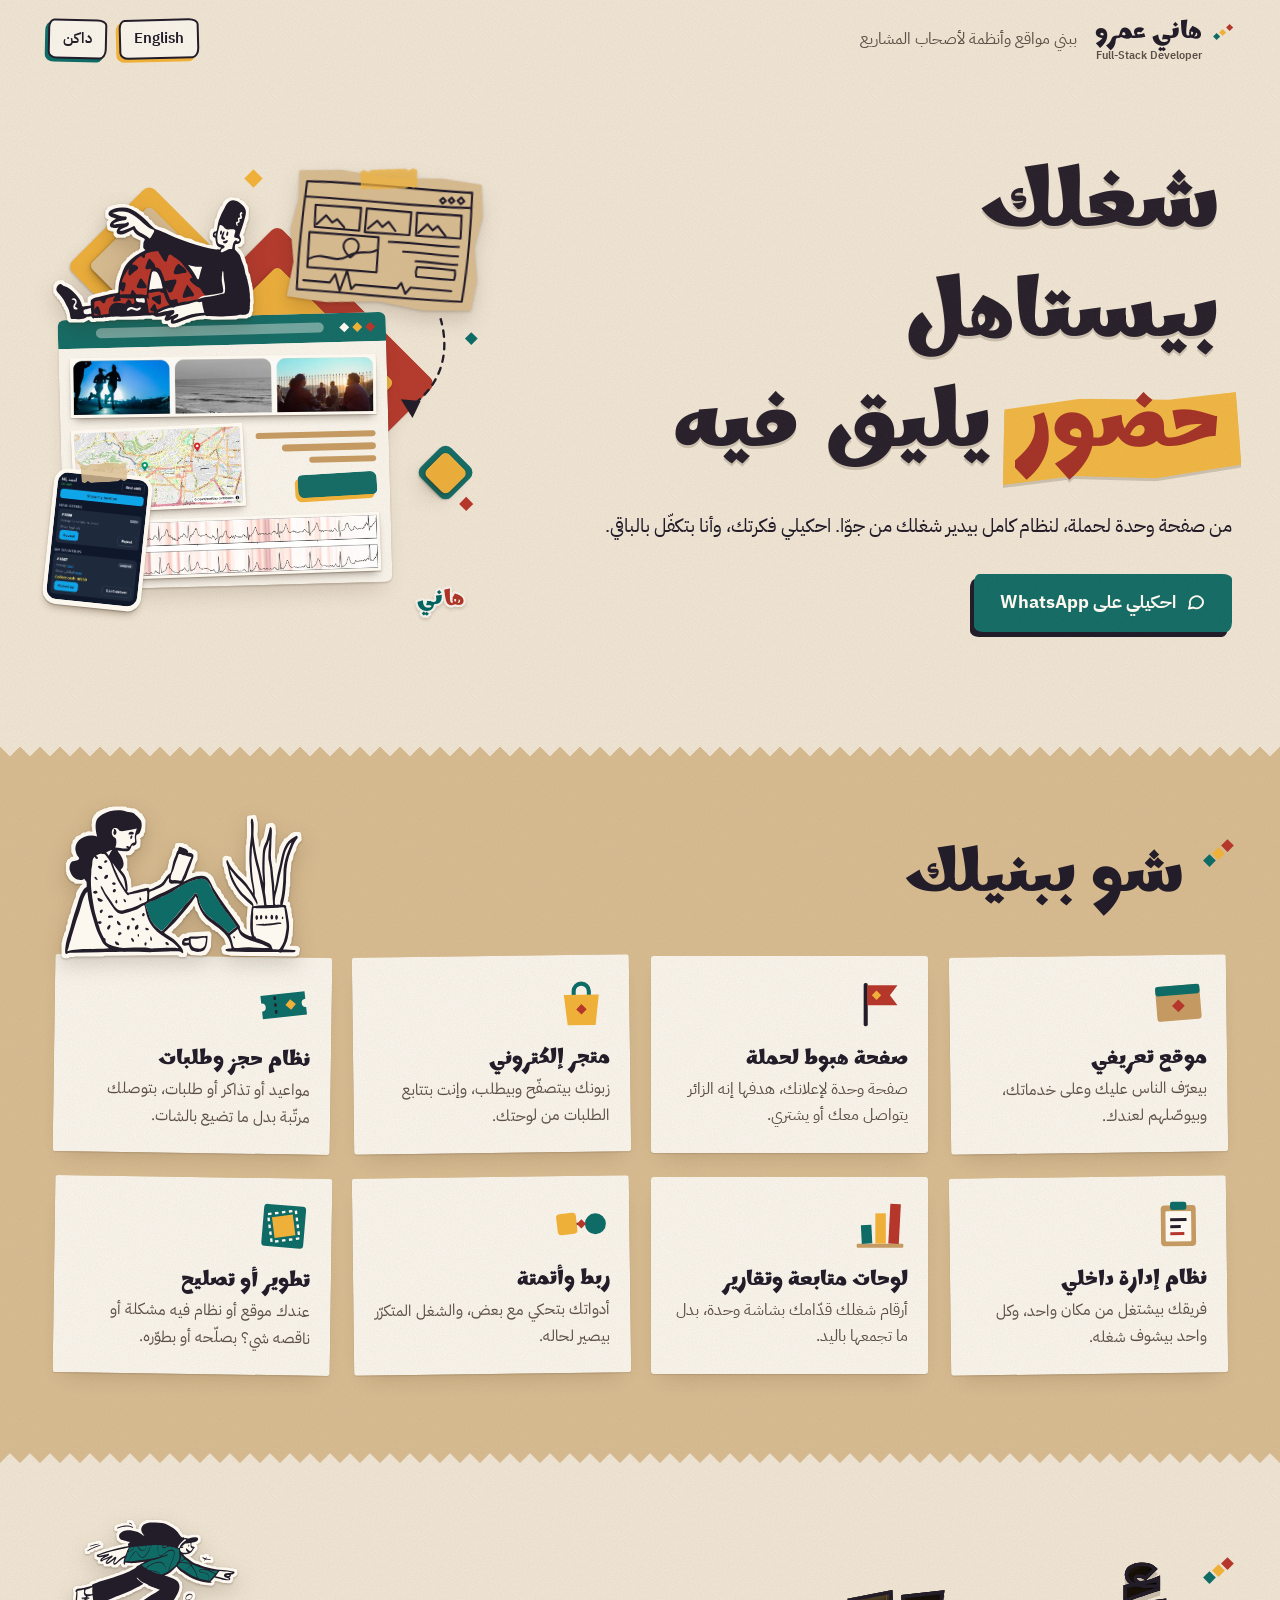
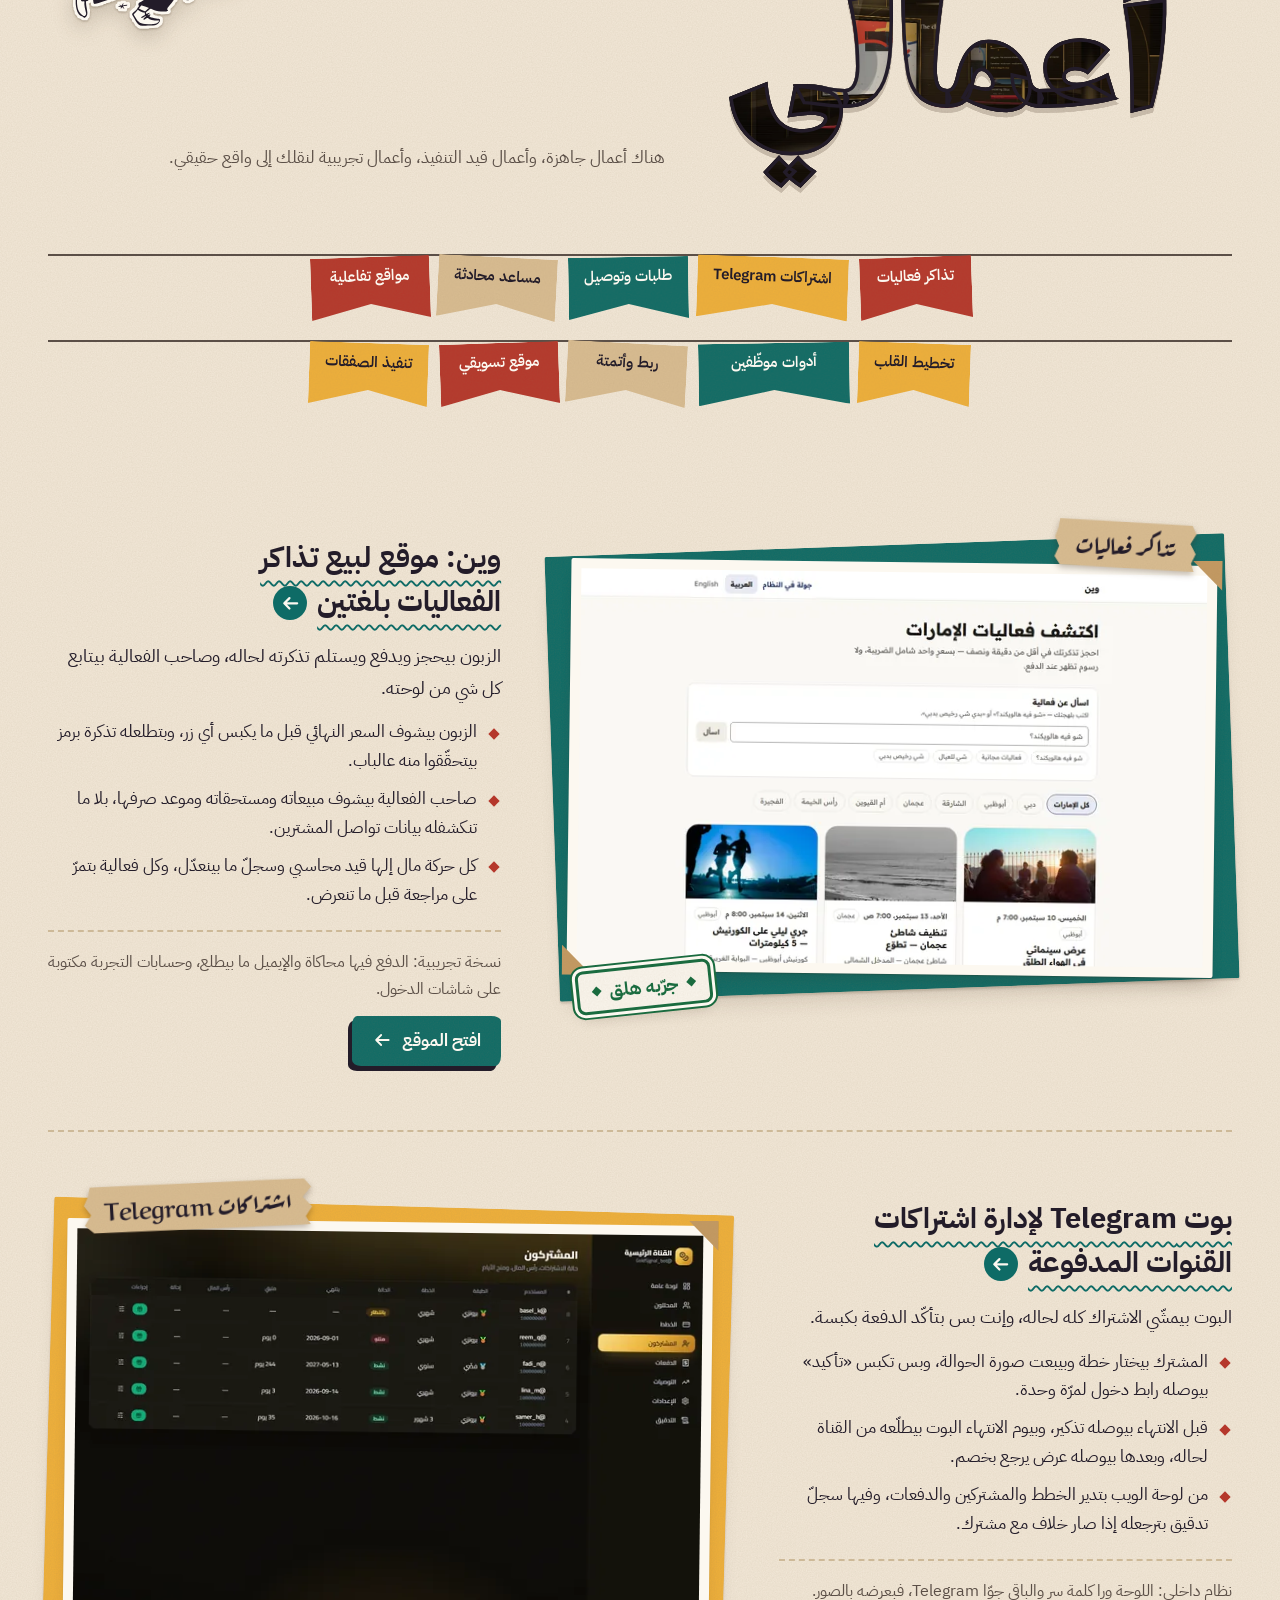
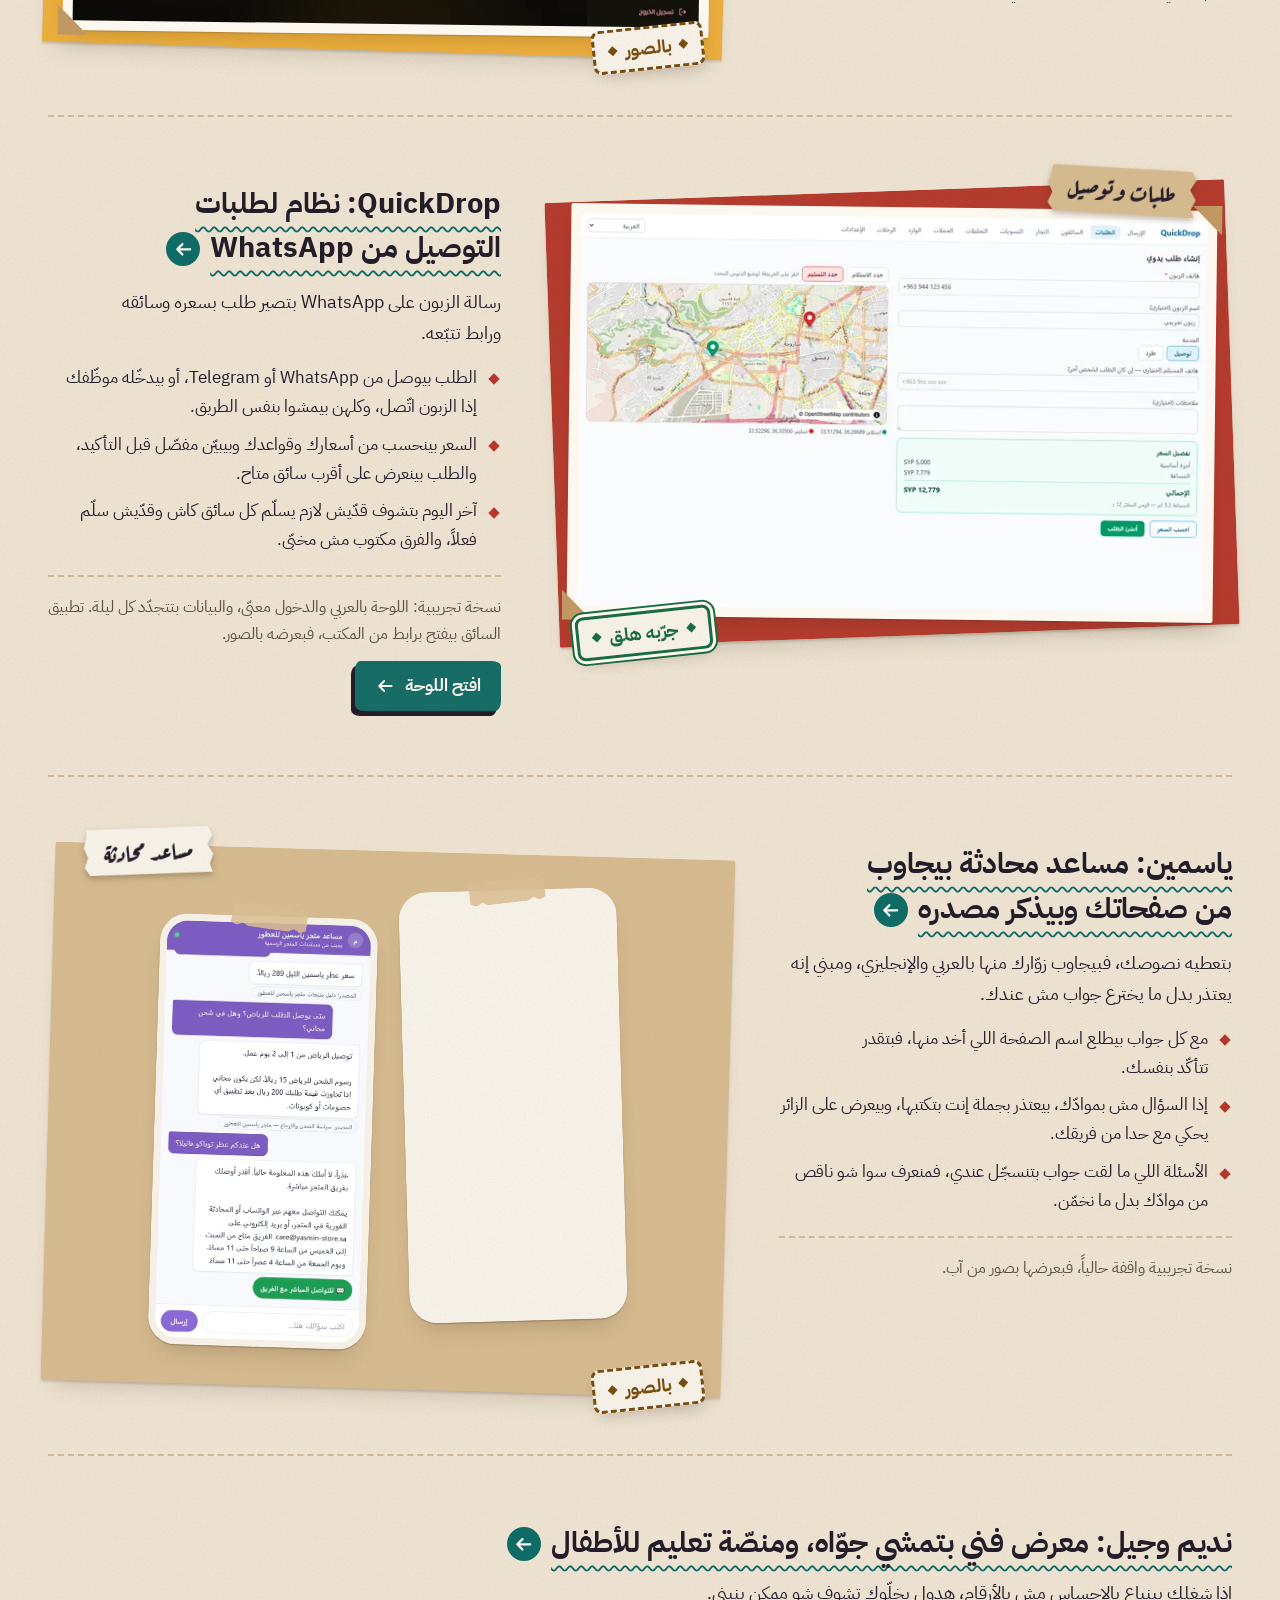
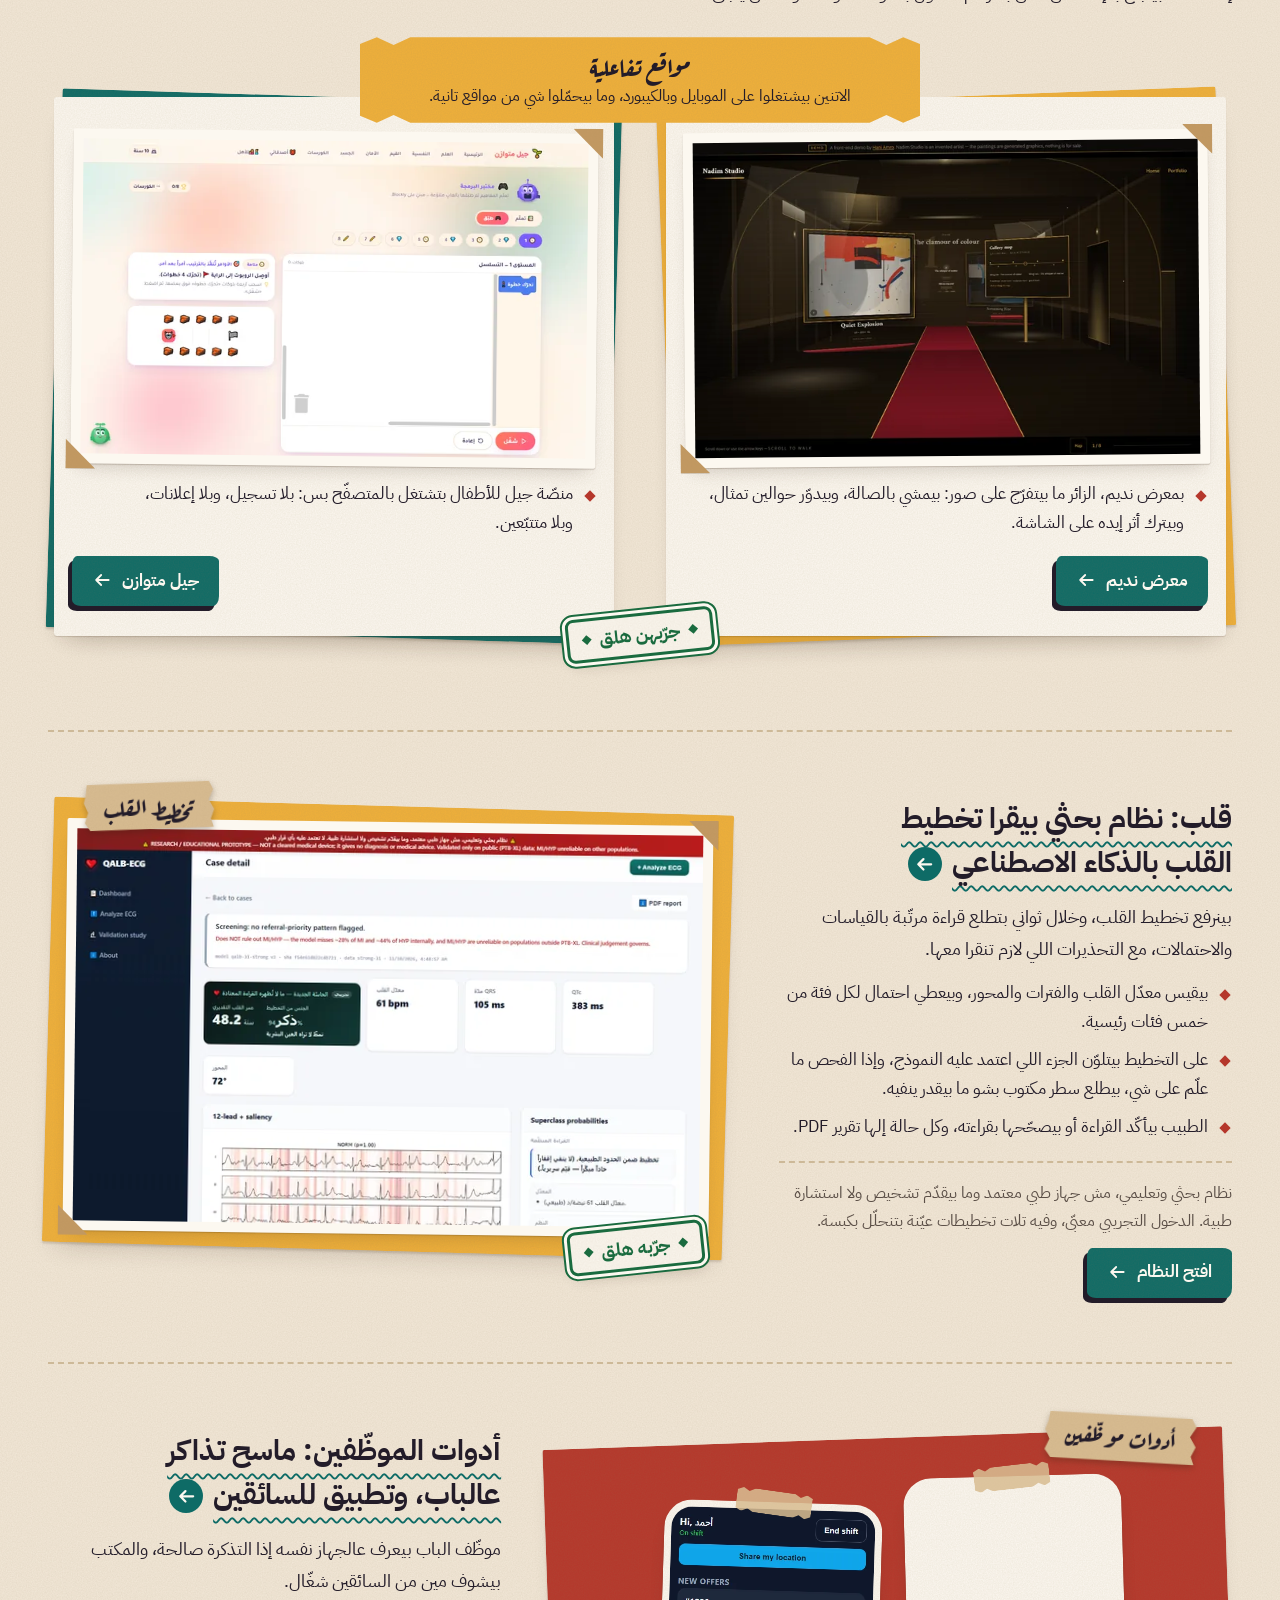
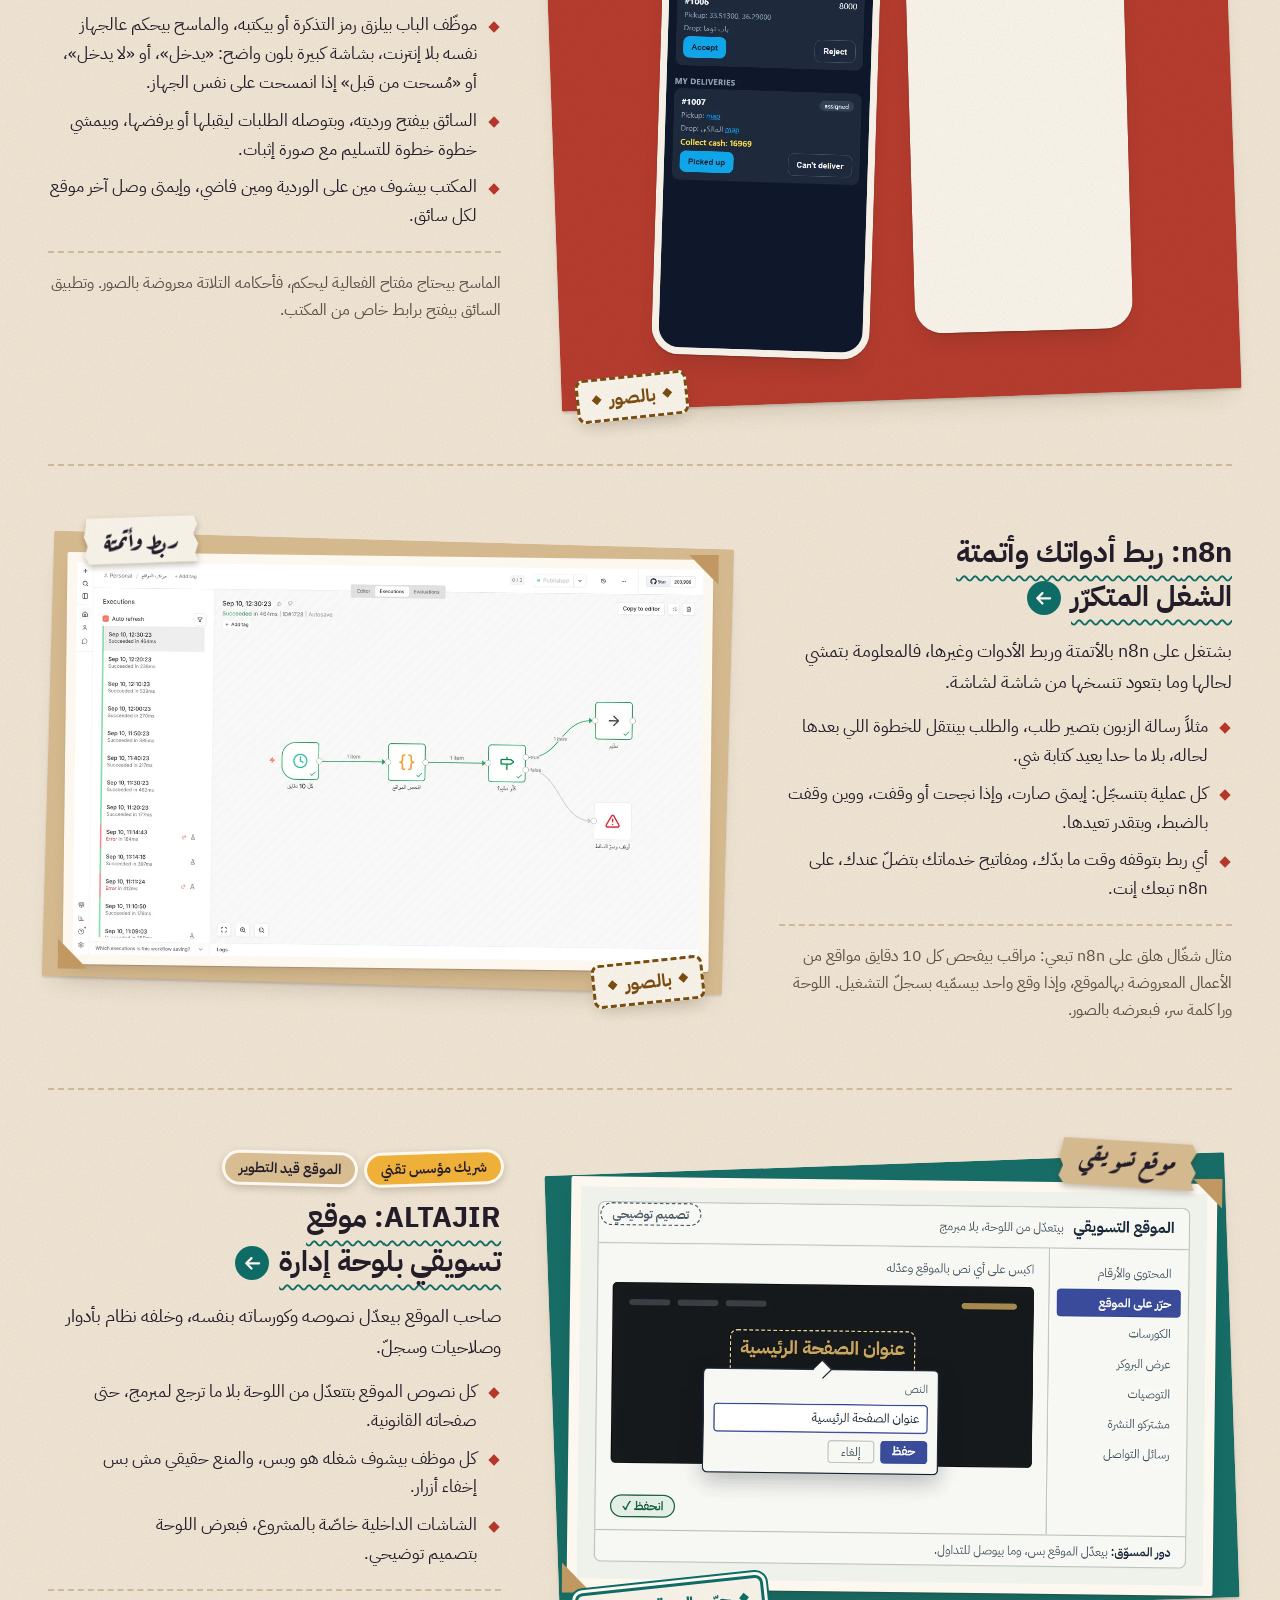
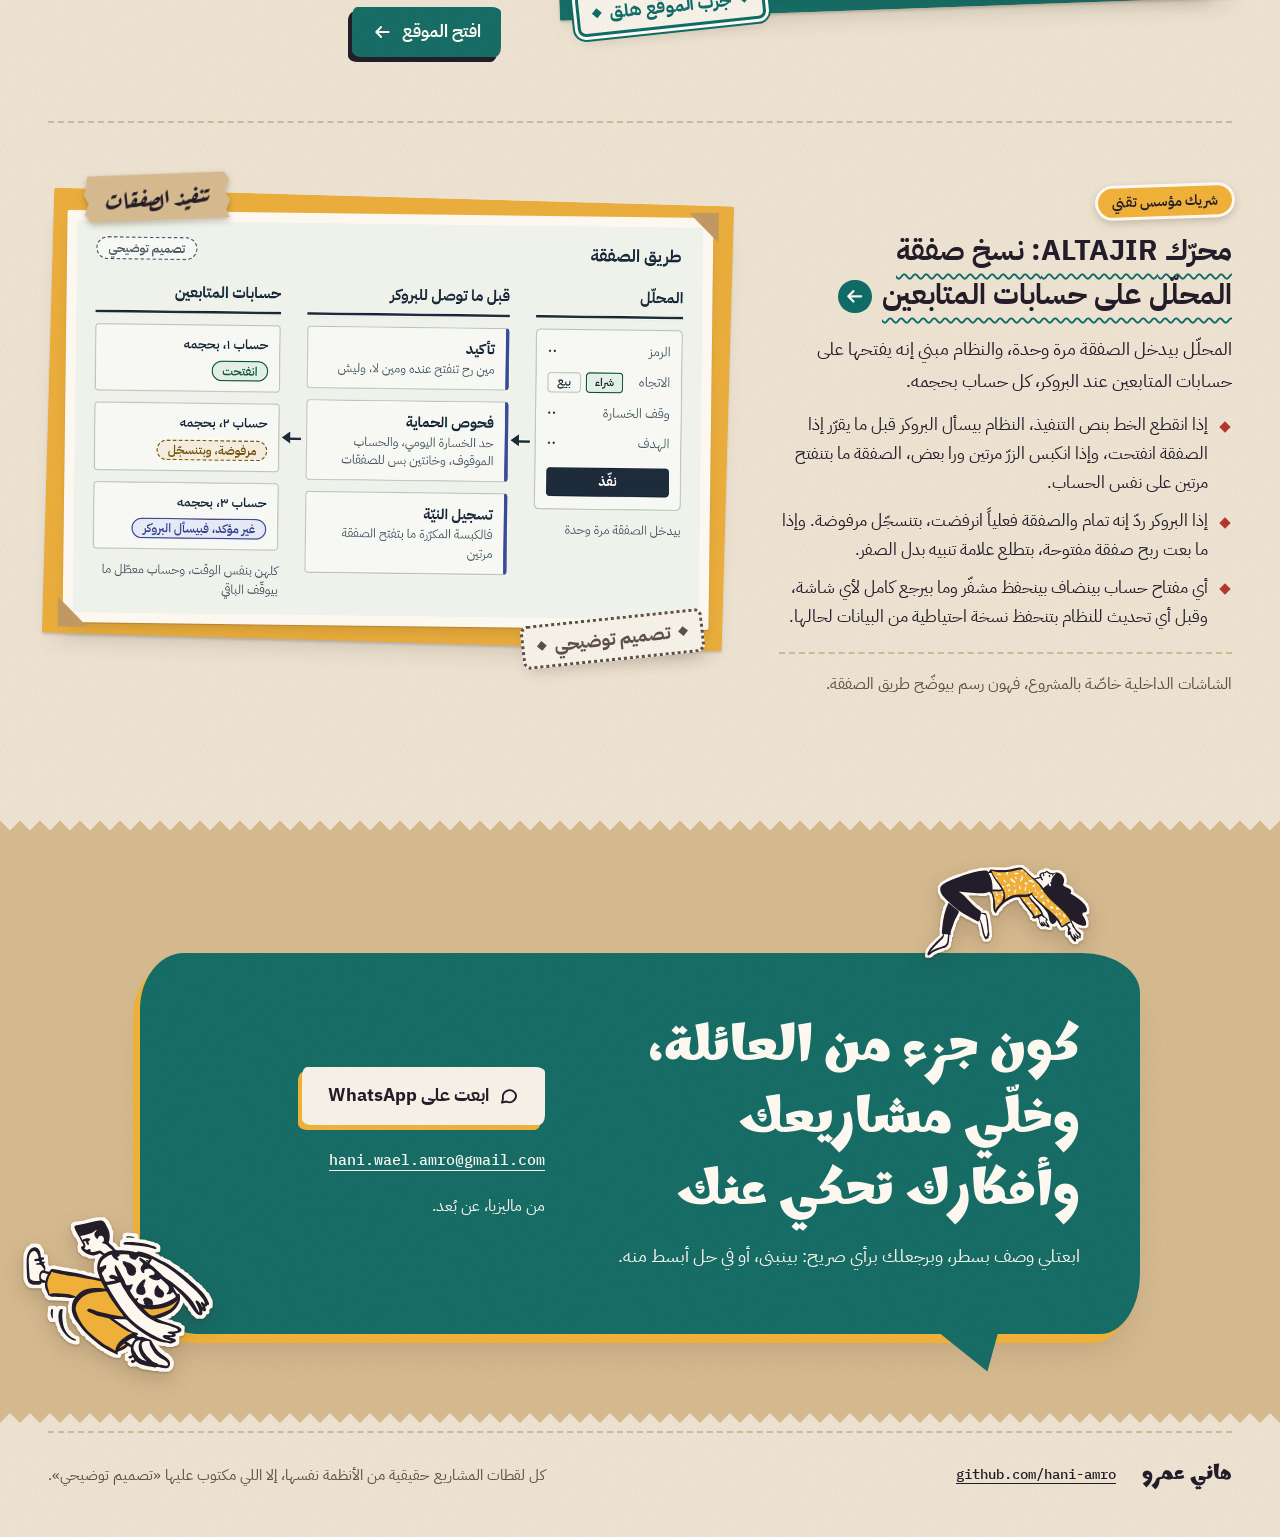
<file: index.html>
<!doctype html>
<html lang="ar" dir="rtl" data-default-lang="ar">
<head>
<meta charset="utf-8">
<meta name="viewport" content="width=device-width, initial-scale=1">
<title>هاني عمرو | مطور مواقع وأنظمة لأصحاب المشاريع</title>
<meta name="description" content="ببني لأصحاب المشاريع مواقع ومتاجر وأنظمة حجز وإدارة، وبربط أدواتهن ببعض، وبصلّح أو بطوّر الموجود. احكيلي فكرتك، وأنا بتكفّل بالباقي.">
<meta name="color-scheme" content="light dark">
<meta property="og:type" content="website">
<meta property="og:title" content="هاني عمرو | مطور مواقع وأنظمة لأصحاب المشاريع">
<meta property="og:description" content="ببني لأصحاب المشاريع مواقع ومتاجر وأنظمة حجز وإدارة، وبربط أدواتهن ببعض، وبصلّح أو بطوّر الموجود. احكيلي فكرتك، وأنا بتكفّل بالباقي.">
<meta property="og:url" content="https://hani-amro.github.io/">
<meta property="og:locale" content="ar">
<meta property="og:image" content="https://hani-amro.github.io/img/og/hani-amro.jpg">
<meta property="og:image:width" content="1200">
<meta property="og:image:height" content="630">
<meta property="og:image:alt" content="كرت ورق ملصوق على لوح كرافت، مكتوب عليه «هاني عمرو» و«Full-Stack Developer»، وحواليه رسمتين">
<meta name="twitter:card" content="summary_large_image">
<link rel="icon" href="data:image/svg+xml,<svg xmlns='http://www.w3.org/2000/svg' viewBox='0 0 100 100'><rect width='100' height='100' rx='14' fill='%23F2E8D8'/><path d='M50 14 86 50 50 86 14 50z' fill='%23B5372B'/><path d='M50 34 66 50 50 66 34 50z' fill='%23EFB03A'/></svg>">
<script>(function(d){try{var s=localStorage,l=s.getItem('lang'),t=s.getItem('theme');if(t==='dark'||t==='light')d.setAttribute('data-theme',t);if((l==='en'||l==='ar')&&l!==d.getAttribute('data-default-lang')){d.lang=l;d.dir=l==='ar'?'rtl':'ltr';d.classList.add('i18n-wait');setTimeout(function(){d.classList.remove('i18n-wait')},300)}}catch(e){}try{if(matchMedia('(prefers-reduced-motion: no-preference)').matches){d.classList.add('motion');setTimeout(function(){if(!window.__craftReady)d.classList.remove('motion')},4000);addEventListener('pagereveal',function(e){var v=e.viewTransition,o=document.querySelector('.vt-on'),a=window.navigation&&navigation.activation,u=a&&a.from&&a.from.url||'',k=(u.split(/[?#]/)[0].split('/work/')[1]||'').replace('.html',''),s,r,f=function(){d.classList.remove('vt');if(s)s.classList.remove('vt-on')};if(o)o.classList.remove('vt-on');if(!v)return;d.classList.add('vt');v.finished.then(f,f);v.ready.catch(function(){});if(/^[a-z0-9-]+$/.test(k)&&(s=document.querySelector('#'+k+' [data-vt]'))){r=s.getBoundingClientRect();if(r.bottom>0&&r.top<innerHeight)s.classList.add('vt-on')}})}}catch(e){}})(document.documentElement)</script>
<link rel="preload" href="fonts/ibm-plex-sans-arabic-400-arabic.woff2" as="font" type="font/woff2" crossorigin>
<link rel="preload" href="fonts/marhey-700-arabic.woff2" as="font" type="font/woff2" crossorigin>
<link rel="stylesheet" href="fonts.css">
<link rel="stylesheet" href="site.css">
</head>
<body>
<svg class="sprite" aria-hidden="true" focusable="false"><defs><filter id="paper" x="-15%" y="-15%" width="130%" height="140%"><feTurbulence type="fractalNoise" baseFrequency=".9" numOctaves="2" result="n"/><feColorMatrix in="n" values="0 0 0 0 0 0 0 0 0 0 0 0 0 0 0 0 0 0 .18 0" result="g"/><feComposite in="g" in2="SourceGraphic" operator="in" result="gr"/><feMerge result="tex"><feMergeNode in="SourceGraphic"/><feMergeNode in="gr"/></feMerge><feDropShadow in="tex" dx="0" dy="3" stdDeviation="2.5"/></filter></defs></svg>

<header class="top">
<div class="wrap top-in">
<a class="brand" href="index.html"><span class="mark" aria-hidden="true"><i></i><i></i><i></i></span><span data-i18n="name">هاني عمرو</span><span class="brand-tag" lang="en" dir="ltr">Full-Stack Developer</span></a>
<p data-i18n="role" class="role">ببني مواقع وأنظمة لأصحاب المشاريع</p>
<div class="tools">
<button id="lang-toggle" class="tool" type="button" lang="en" aria-label="Switch to English">English</button>
<button id="theme-toggle" class="tool" type="button" aria-label="بدّل بين الفاتح والداكن" data-i18n-aria="theme-aria"><span data-i18n="theme-dark" data-icon="dark">داكن</span><span data-i18n="theme-light" data-icon="light">فاتح</span></button>
</div>
</div>
</header>

<main>
<section class="wrap hero" aria-labelledby="hero-h">
<div class="hero-copy">
<h1 data-i18n="h1" class="cut-title" id="hero-h"><span class="ln"><span class="w" data-reveal><span class="t">شغلك</span></span></span> <span class="ln"><span class="w" data-reveal><span class="t">بيستاهل</span></span></span> <span class="ln"><span class="w hl" data-reveal><span class="t">حضور</span></span> <span class="w" data-reveal><span class="t">يليق</span></span> <span class="w" data-reveal><span class="t">فيه</span></span></span></h1>
<p data-i18n="lede" class="lede" data-reveal>من صفحة وحدة لحملة، لنظام كامل بيدير شغلك من جوّا. احكيلي فكرتك، وأنا بتكفّل بالباقي.</p>
<p class="hero-act" data-reveal><a class="btn btn--big" href="https://wa.me/601172380996"><svg class="arw" viewBox="0 0 24 24" aria-hidden="true" focusable="false"><path d="M20.5 11.5a8 8 0 0 1-11.7 7.1L3.5 20l1.4-5A8 8 0 1 1 20.5 11.5Z"/></svg><span data-i18n="hero-wa">احكيلي على WhatsApp</span></a></p>
</div>
<div class="stage" aria-hidden="true">
<span class="dot d1" data-reveal></span><span class="dot d2" data-reveal></span><span class="dot d3" data-reveal></span>
<span class="idea" data-reveal><svg viewBox="0 0 200 140" focusable="false"><path class="sk" pathLength="1" d="M13 15C60 11 141 14 187 12c2 39 2 79-1 115-54 3-121 1-174 2-2-37-1-75 1-114z"/><path class="sk" pathLength="1" d="M13 31c53-2 118 1 174-3"/><path class="sk" pathLength="1" d="M176 18l3.5 3.5-3.5 3.5-3.5-3.5zM166 19l3 3-3 3-3-3zM157 20l3 3-3 3-3-3z"/><path class="sk" pathLength="1" d="M131 38l47-1 1 24-47 1zM78 38l47 0 0 24-47 1zM24 39l48-1 0 24-47 0z"/><path class="sk" pathLength="1" d="M134 59l9-10 6 6 5-5 9 10M81 59l9-9 6 6 6-6 8 9M27 59l9-10 7 7 5-4 8 8"/><path class="sk" pathLength="1" d="M104 71c24-2 49 1 74-1M120 80c20-1 38 1 58 0M134 89c16-1 30 1 44 0"/><path class="sk" pathLength="1" d="M136 95c14-1 27 0 40 0 1 4 1 7 0 10-13 1-26 0-40 0-1-3-1-7 0-10z"/><path class="sk" pathLength="1" d="M20 68l73-1 1 37-73 1z"/><path class="sk" pathLength="1" d="M22 96c14-10 26 4 40-6s20-2 30-9"/><path class="sk" pathLength="1" d="M65 71c-5 0-8 4-8 8 0 6 8 12 8 12s8-6 8-12c0-4-3-8-8-8z"/><path class="sk" pathLength="1" d="M18 119h28l5-9 6 17 6-22 6 19 4-5h44l4-6 5 11 5-7h43"/></svg><span class="tape"></span></span>
<svg class="flow" viewBox="0 0 480 500" focusable="false"><defs><mask id="flow-m" maskUnits="userSpaceOnUse"><path class="flow-m" pathLength="1" d="M436 168c10 34 4 70-30 96" fill="none" stroke="#fff" stroke-width="14"/><circle class="flow-c" cx="404" cy="266" r="18" fill="#fff"/></mask></defs>
<g mask="url(#flow-m)"><path class="flow-l" d="M436 168c10 34 4 70-30 96"/><path class="flow-h" d="M392 258l22 2-9 19z"/></g></svg>
<span class="win" data-reveal><span class="win-bar"><i></i><i></i><i></i><b></b></span>
<span class="win-body"><span class="pc pc-photos" data-reveal><i style="--img:url(img/cards/wain.webp);--img-s:url(img/cards/wain-640.webp);aspect-ratio:786/141;background-size:152.67% auto;background-position:50.00% 79.97%"></i></span>
<span class="pc-side"><span class="pc-txt" data-reveal><i></i><i></i><i></i></span><span class="pc-btn" data-reveal></span></span>
<span class="pc pc-map" data-reveal><i style="--img:url(img/cards/quickdrop.webp);--img-s:url(img/cards/quickdrop-640.webp);aspect-ratio:576/266;background-size:208.33% auto;background-position:2.24% 27.27%"></i></span><span class="pc pc-pulse" data-reveal><i style="--img:url(img/cards/qalb.webp);--img-s:url(img/cards/qalb-640.webp);aspect-ratio:535/94;background-size:224.30% auto;background-position:42.86% 92.84%"></i></span></span></span>
<span class="pc phone" data-reveal><i style="--img:url(img/cards/staff-2.webp);aspect-ratio:390/546;background-size:100.00% auto;background-position:0.00% 0.00%"></i></span>
<span class="dd dd-hero" aria-hidden="true" data-reveal><svg viewBox="25 66 977 637" focusable="false"><use href="img/doodles.svg#dd-chilling"/></svg></span>
<svg class="sig" viewBox="0 0 100 60" focusable="false" data-reveal><g data-i18n="sig" filter="url(#paper)" text-anchor="middle" paint-order="stroke" stroke-width="7" stroke-linejoin="round"><text x="72" y="44" transform="rotate(-6 72 30)">ها</text><text class="s2" x="32" y="43" transform="rotate(5 32 30)">ني</text></g></svg>
<span class="confetti"><i></i><i></i><i></i></span>
</div>
</section>

<section class="svc-band" aria-labelledby="svc-h">
<div class="wrap">
<div class="sec-head"><h2 id="svc-h" class="sec-title"><span class="dots" aria-hidden="true"><i></i><i></i><i></i></span><span data-i18n="svc-h"><span class="pw" data-reveal>شو</span> <span class="pw" data-reveal>ببنيلك</span></span></h2>
<span class="dd dd-svc" aria-hidden="true" data-reveal><svg viewBox="14 69 997 634" focusable="false"><use href="img/doodles.svg#dd-reading-side"/></svg></span></div>
<ul class="svc-grid">
<li class="svc" data-reveal><svg class="ico" viewBox="0 0 48 48" aria-hidden="true" focusable="false"><g transform="rotate(-4 24 24)"><rect class="k" x="5" y="9" width="38" height="30" rx="3"/><rect class="t" x="5" y="9" width="38" height="8" rx="2"/></g><path class="p" d="M24 21l5.5 5.5L24 32l-5.5-5.5z"/></svg><h3 data-i18n="svc1-t">موقع تعريفي</h3><p data-i18n="svc1-d">بيعرّف الناس عليك وعلى خدماتك، وبيوصّلهم لعندك.</p></li>
<li class="svc" data-reveal><svg class="ico" viewBox="0 0 48 48" aria-hidden="true" focusable="false"><rect class="i" x="10" y="6" width="3.5" height="37" rx="1.5"/><path class="p" d="M13 8h26l-6.5 8.5L39 25H13z"/><path class="s" d="M21 12.5l4 4-4 4-4-4z"/></svg><h3 data-i18n="svc2-t">صفحة هبوط لحملة</h3><p data-i18n="svc2-d">صفحة وحدة لإعلانك، هدفها إنه الزائر يتواصل معك أو يشتري.</p></li>
<li class="svc" data-reveal><svg class="ico" viewBox="0 0 48 48" aria-hidden="true" focusable="false"><path class="st" d="M17.5 18v-4a6.5 6.5 0 0 1 13 0v4"/><path class="s" d="M9 17h30l-3 26H12z"/><path class="p" d="M24 25l4.5 4.5L24 34l-4.5-4.5z"/></svg><h3 data-i18n="svc3-t">متجر إلكتروني</h3><p data-i18n="svc3-d">زبونك بيتصفّح وبيطلب، وإنت بتتابع الطلبات من لوحتك.</p></li>
<li class="svc" data-reveal><svg class="ico" viewBox="0 0 48 48" aria-hidden="true" focusable="false"><g transform="rotate(-7 24 24)"><path class="t" d="M5 14h38v6.5a3.5 3.5 0 0 0 0 7V34H5v-6.5a3.5 3.5 0 0 0 0-7z"/><path class="ln" d="M17 15.5v17"/><path class="s" d="M30 19.5l4.5 4.5-4.5 4.5-4.5-4.5z"/></g></svg><h3 data-i18n="svc4-t">نظام حجز وطلبات</h3><p data-i18n="svc4-d">مواعيد أو تذاكر أو طلبات، بتوصلك مرتّبة بدل ما تضيع بالشات.</p></li>
<li class="svc" data-reveal><svg class="ico" viewBox="0 0 48 48" aria-hidden="true" focusable="false"><rect class="k" x="9" y="8" width="30" height="35" rx="3"/><rect class="c" x="13" y="13" width="22" height="26" rx="1"/><rect class="t" x="17" y="5" width="14" height="7" rx="2"/><rect class="i" x="17" y="19" width="14" height="2.6"/><rect class="i" x="17" y="25" width="9" height="2.6"/><rect class="p" x="17" y="31" width="12" height="2.6"/></svg><h3 data-i18n="svc5-t">نظام إدارة داخلي</h3><p data-i18n="svc5-d">فريقك بيشتغل من مكان واحد، وكل واحد بيشوف شغله.</p></li>
<li class="svc" data-reveal><svg class="ico" viewBox="0 0 48 48" aria-hidden="true" focusable="false"><rect class="k" x="4" y="40" width="40" height="3.5" rx="1"/><rect class="t" x="8" y="24" width="9" height="16" transform="rotate(-3 12 32)"/><rect class="s" x="20" y="14" width="9" height="26"/><rect class="p" x="32" y="6" width="9" height="34" transform="rotate(3 36 23)"/></svg><h3 data-i18n="svc6-t">لوحات متابعة وتقارير</h3><p data-i18n="svc6-d">أرقام شغلك قدّامك بشاشة وحدة، بدل ما تجمعها باليد.</p></li>
<li class="svc" data-reveal><svg class="ico" viewBox="0 0 48 48" aria-hidden="true" focusable="false"><path class="ln" d="M18 24h12"/><rect class="s" x="3" y="15" width="17" height="18" rx="3" transform="rotate(-6 11 24)"/><circle class="t" cx="36" cy="24" r="9"/><path class="p" d="M24 20l4 4-4 4-4-4z"/></svg><h3 data-i18n="svc7-t">ربط وأتمتة</h3><p data-i18n="svc7-d">أدواتك بتحكي مع بعض، والشغل المتكرّر بيصير لحاله.</p></li>
<li class="svc" data-reveal><svg class="ico" viewBox="0 0 48 48" aria-hidden="true" focusable="false"><rect class="t" x="6" y="6" width="36" height="36" rx="3" transform="rotate(4 24 24)"/><g transform="rotate(-8 24 24)"><rect class="s" x="15" y="15" width="18" height="18"/><rect class="ln lc" x="12" y="12" width="24" height="24"/></g></svg><h3 data-i18n="svc8-t">تطوير أو تصليح</h3><p data-i18n="svc8-d">عندك موقع أو نظام فيه مشكلة أو ناقصه شي؟ بصلّحه أو بطوّره.</p></li>
</ul>
</div>
</section>

<section class="wrap works" id="systems" aria-labelledby="ent-h">
<div class="sec-head">
<h2 id="ent-h" class="sec-title"><span class="dots" aria-hidden="true"><i></i><i></i><i></i></span><span data-i18n="ent-h" class="patch pw" data-reveal>أعمالي</span></h2>
<p data-i18n="ent-sub" class="sec-sub">هناك أعمال جاهزة، وأعمال قيد التنفيذ، وأعمال تجريبية لنقلك إلى واقع حقيقي.</p>
<span class="dd dd-works" aria-hidden="true" data-reveal><svg viewBox="29 77 1000 665" focusable="false"><use href="img/doodles.svg#dd-sprinting"/></svg></span></div>
<nav class="garland" aria-labelledby="ent-h"><a href="#wain"><span data-i18n="j1">تذاكر فعاليات</span></a><a href="#gold-signals"><span data-i18n="j2">اشتراكات Telegram</span></a><a href="#quickdrop"><span data-i18n="j3">طلبات وتوصيل</span></a><a href="#yasmin"><span data-i18n="j4">مساعد محادثة</span></a><a href="#showcase"><span data-i18n="j5">مواقع تفاعلية</span></a><a href="#qalb"><span data-i18n="j6">تخطيط القلب</span></a><a href="#staff"><span data-i18n="j7">أدوات موظّفين</span></a><a href="#n8n"><span data-i18n="j8">ربط وأتمتة</span></a><a href="#altajir"><span data-i18n="j9">موقع تسويقي</span></a><a href="#altajir-engine"><span data-i18n="j10">تنفيذ الصفقات</span></a></nav>

<article class="proj" id="wain" data-paper="teal" data-project="wain-ticketing-ledger" aria-labelledby="wain-t">
<div class="proj-head"><h3 id="wain-t"><a href="work/wain.html"><span data-i18n="c1-title">وين: موقع لبيع تذاكر الفعاليات بلغتين</span><span class="go"><svg class="arw fwd" viewBox="0 0 24 24" aria-hidden="true" focusable="false"><path d="M20 12H5m6-6-6 6 6 6"/></svg></span></a></h3></div>
<div class="proj-vis"><span class="backing" aria-hidden="true" data-reveal></span><p class="scrap" aria-hidden="true" data-reveal><span data-i18n="c1-short">تذاكر فعاليات</span></p><figure class="print" data-reveal data-vt><picture><source media="(max-width: 639px)" srcset="img/cards/wain-640.webp" width="640" height="400"><img src="img/cards/wain.webp" width="1200" height="750" alt="الصفحة الرئيسية لموقع وين: قائمة فعاليات مع أزرار الإمارات وصندوق «اسأل عن فعالية»" data-i18n-alt="c1-alt" loading="lazy" decoding="async"></picture><a class="vis-go" href="work/wain.html" tabindex="-1" aria-hidden="true" aria-labelledby="wain-t"></a></figure><p data-i18n="c1-stamp" class="stamp" data-k="live" data-reveal>جرّبه هلق</p></div>
<div class="proj-body"><p data-i18n="c1-line" class="line">الزبون بيحجز ويدفع ويستلم تذكرته لحاله، وصاحب الفعالية بيتابع كل شي من لوحته.</p><ul class="points"><li data-i18n="c1-b1">الزبون بيشوف السعر النهائي قبل ما يكبس أي زر، وبتطلعله تذكرة برمز بيتحقّقوا منه عالباب.</li><li data-i18n="c1-b2">صاحب الفعالية بيشوف مبيعاته ومستحقاته وموعد صرفها، بلا ما تنكشفله بيانات تواصل المشترين.</li><li data-i18n="c1-b3">كل حركة مال إلها قيد محاسبي وسجلّ ما بينعدّل، وكل فعالية بتمرّ على مراجعة قبل ما تنعرض.</li></ul>
<div class="status"><p data-i18n="c1-note" class="note">نسخة تجريبية: الدفع فيها محاكاة والإيميل ما بيطلع، وحسابات التجربة مكتوبة على شاشات الدخول.</p>
<div class="links"><a class="btn" href="https://wain.srv1564240.hstgr.cloud/ar" data-i18n-href="c1-l0"><span data-i18n="c1-l0">افتح الموقع</span><svg class="arw fwd" viewBox="0 0 24 24" aria-hidden="true" focusable="false"><path d="M20 12H5m6-6-6 6 6 6"/></svg></a></div></div></div>
</article>
<article class="proj" id="gold-signals" data-paper="saffron" data-project="gold-signals" aria-labelledby="gold-signals-t">
<div class="proj-head"><h3 id="gold-signals-t"><a href="work/gold-signals.html"><span data-i18n="c2-title">بوت Telegram لإدارة اشتراكات القنوات المدفوعة</span><span class="go"><svg class="arw fwd" viewBox="0 0 24 24" aria-hidden="true" focusable="false"><path d="M20 12H5m6-6-6 6 6 6"/></svg></span></a></h3></div>
<div class="proj-vis"><span class="backing" aria-hidden="true" data-reveal></span><p class="scrap" aria-hidden="true" data-reveal><span data-i18n="c2-short">اشتراكات Telegram</span></p><figure class="print" data-reveal data-vt><picture><source media="(max-width: 639px)" srcset="img/cards/gold-signals-640.webp" width="640" height="400"><img src="img/cards/gold-signals.webp" width="1200" height="750" alt="لوحة البوت: جدول المشتركين بحالة كل اشتراك (نشط، منتهي، بانتظار) وتاريخ انتهائه" data-i18n-alt="c2-alt" loading="lazy" decoding="async"></picture><a class="vis-go" href="work/gold-signals.html" tabindex="-1" aria-hidden="true" aria-labelledby="gold-signals-t"></a></figure><p data-i18n="c2-stamp" class="stamp" data-k="photos" data-reveal>بالصور</p></div>
<div class="proj-body"><p data-i18n="c2-line" class="line">البوت بيمشّي الاشتراك كله لحاله، وإنت بس بتأكّد الدفعة بكبسة.</p><ul class="points"><li data-i18n="c2-b1">المشترك بيختار خطة وبيبعت صورة الحوالة، وبس تكبس «تأكيد» بيوصله رابط دخول لمرّة وحدة.</li><li data-i18n="c2-b2">قبل الانتهاء بيوصله تذكير، وبيوم الانتهاء البوت بيطلّعه من القناة لحاله، وبعدها بيوصله عرض يرجع بخصم.</li><li data-i18n="c2-b3">من لوحة الويب بتدير الخطط والمشتركين والدفعات، وفيها سجلّ تدقيق بترجعله إذا صار خلاف مع مشترك.</li></ul>
<div class="status"><p data-i18n="c2-note" class="note">نظام داخلي: اللوحة ورا كلمة سر والباقي جوّا Telegram، فبعرضه بالصور.</p></div></div>
</article>
<article class="proj" id="quickdrop" data-paper="pom" data-project="quickdrop" aria-labelledby="quickdrop-t">
<div class="proj-head"><h3 id="quickdrop-t"><a href="work/quickdrop.html"><span data-i18n="c3-title">QuickDrop: نظام لطلبات التوصيل من WhatsApp</span><span class="go"><svg class="arw fwd" viewBox="0 0 24 24" aria-hidden="true" focusable="false"><path d="M20 12H5m6-6-6 6 6 6"/></svg></span></a></h3></div>
<div class="proj-vis"><span class="backing" aria-hidden="true" data-reveal></span><p class="scrap" aria-hidden="true" data-reveal><span data-i18n="c3-short">طلبات وتوصيل</span></p><figure class="print" data-reveal data-vt><picture><source media="(max-width: 639px)" srcset="img/cards/quickdrop-640.webp" width="640" height="400"><img src="img/cards/quickdrop.webp" width="1200" height="750" alt="شاشة طلب يدوي في QuickDrop: خريطة دمشق بدبّوسين للاستلام والتسليم، وصندوق السعر المفصّل" data-i18n-alt="c3-alt" loading="lazy" decoding="async"></picture><a class="vis-go" href="work/quickdrop.html" tabindex="-1" aria-hidden="true" aria-labelledby="quickdrop-t"></a></figure><p data-i18n="c3-stamp" class="stamp" data-k="live" data-reveal>جرّبه هلق</p></div>
<div class="proj-body"><p data-i18n="c3-line" class="line">رسالة الزبون على WhatsApp بتصير طلب بسعره وسائقه ورابط تتبّعه.</p><ul class="points"><li data-i18n="c3-b1">الطلب بيوصل من WhatsApp أو Telegram، أو بيدخّله موظّفك إذا الزبون اتّصل، وكلهن بيمشوا بنفس الطريق.</li><li data-i18n="c3-b2">السعر بينحسب من أسعارك وقواعدك وبيبيّن مفصّل قبل التأكيد، والطلب بينعرض على أقرب سائق متاح.</li><li data-i18n="c3-b3">آخر اليوم بتشوف قدّيش لازم يسلّم كل سائق كاش وقدّيش سلّم فعلاً، والفرق مكتوب مش مخبّى.</li></ul>
<div class="status"><p data-i18n="c3-note" class="note">نسخة تجريبية: اللوحة بالعربي والدخول معبّى، والبيانات بتتجدّد كل ليلة. تطبيق السائق بيفتح برابط من المكتب، فبعرضه بالصور.</p>
<div class="links"><a class="btn" href="https://quickdrop.srv1564240.hstgr.cloud/login"><span data-i18n="c3-l0">افتح اللوحة</span><svg class="arw fwd" viewBox="0 0 24 24" aria-hidden="true" focusable="false"><path d="M20 12H5m6-6-6 6 6 6"/></svg></a></div></div></div>
</article>
<article class="proj" id="yasmin" data-paper="kraft" data-project="yasmin-salla-cx" aria-labelledby="yasmin-t">
<div class="proj-head"><h3 id="yasmin-t"><a href="work/yasmin.html"><span data-i18n="c4-title">ياسمين: مساعد محادثة بيجاوب من صفحاتك وبيذكر مصدره</span><span class="go"><svg class="arw fwd" viewBox="0 0 24 24" aria-hidden="true" focusable="false"><path d="M20 12H5m6-6-6 6 6 6"/></svg></span></a></h3></div>
<div class="proj-vis proj-vis--phones"><span class="backing" aria-hidden="true" data-reveal></span><p class="scrap" aria-hidden="true" data-reveal><span data-i18n="c4-short">مساعد محادثة</span></p><div class="phone-row" role="group" tabindex="0" aria-label="شاشتين من مساعد ياسمين على الموبايل: جواب عن سعر مع شريحة «المصدر»، ورفض مهذّب لسؤال خارج الموادّ مع زرّ التواصل مع الفريق" data-i18n-aria="c4-alt"><span class="phone-card" style="--w:520;--h:1065" data-reveal data-vt><img src="img/cards/yasmin-1.webp" width="520" height="1065" alt="" loading="lazy" decoding="async"><a class="vis-go" href="work/yasmin.html" tabindex="-1" aria-hidden="true" aria-labelledby="yasmin-t"></a></span><span class="phone-card" style="--w:520;--h:1065" data-reveal><img src="img/cards/yasmin-2.webp" width="520" height="1065" alt="" loading="lazy" decoding="async"><a class="vis-go" href="work/yasmin.html" tabindex="-1" aria-hidden="true" aria-labelledby="yasmin-t"></a></span></div><p data-i18n="c4-stamp" class="stamp" data-k="photos" data-reveal>بالصور</p></div>
<div class="proj-body"><p data-i18n="c4-line" class="line">بتعطيه نصوصك، فبيجاوب زوّارك منها بالعربي والإنجليزي، ومبني إنه يعتذر بدل ما يخترع جواب مش عندك.</p><ul class="points"><li data-i18n="c4-b1">مع كل جواب بيطلع اسم الصفحة اللي أخد منها، فبتقدر تتأكّد بنفسك.</li><li data-i18n="c4-b2">إذا السؤال مش بموادّك، بيعتذر بجملة إنت بتكتبها، وبيعرض على الزائر يحكي مع حدا من فريقك.</li><li data-i18n="c4-b3">الأسئلة اللي ما لقت جواب بتنسجّل عندي، فمنعرف سوا شو ناقص من موادّك بدل ما نخمّن.</li></ul>
<div class="status"><p data-i18n="c4-note" class="note">نسخة تجريبية واقفة حالياً، فبعرضها بصور من آب.</p></div></div>
</article>
<article class="proj proj--pair" id="showcase" data-paper="teal" data-project="nadim-studio" aria-labelledby="showcase-t">
<div class="proj-head"><h3 id="showcase-t"><a href="work/showcase.html"><span data-i18n="c5-title">نديم وجيل: معرض فني بتمشي جوّاه، ومنصّة تعليم للأطفال</span><span class="go"><svg class="arw fwd" viewBox="0 0 24 24" aria-hidden="true" focusable="false"><path d="M20 12H5m6-6-6 6 6 6"/></svg></span></a></h3>
<p data-i18n="c5-line" class="line">إذا شغلك بينباع بالإحساس مش بالأرقام، هدول بخلّوك تشوف شو ممكن ينبنى.</p></div>
<div class="pair">
<div class="sheet sheet--1" data-reveal><figure class="print"><picture><source media="(max-width: 639px)" srcset="img/cards/showcase-640.webp" width="640" height="400"><img src="img/cards/showcase.webp" width="1200" height="750" alt="ممرّ معرض نديم ثلاثي الأبعاد: سجّادة حمرا، ولوحة معلّقة، وخريطة المعرض" data-i18n-alt="c5-alt1" loading="lazy" decoding="async"></picture><a class="vis-go" href="work/showcase.html" tabindex="-1" aria-hidden="true" aria-labelledby="showcase-t"></a></figure><p data-i18n="c5-b1" class="sheet-pt">بمعرض نديم، الزائر ما بيتفرّج على صور: بيمشي بالصالة، وبيدوّر حوالين تمثال، وبيترك أثر إيده على الشاشة.</p><p class="sheet-go"><a class="btn" href="https://hani-amro.github.io/nadim-studio/"><span data-i18n="c5-l0">معرض نديم</span><svg class="arw fwd" viewBox="0 0 24 24" aria-hidden="true" focusable="false"><path d="M20 12H5m6-6-6 6 6 6"/></svg></a></p></div><div class="sheet sheet--2" data-reveal data-project="sasss"><figure class="print"><picture><source media="(max-width: 639px)" srcset="img/cards/jeel-640.webp" width="640" height="400"><img src="img/cards/jeel.webp" width="1200" height="750" alt="مختبر البرمجة بجيل: زرّين «تعلّم» و«طبّق»، وأزرار المستويات، ومهمّة «أوصِل الروبوت إلى الراية» على شبكة صغيرة، وبلوكة «تحرّك خطوة» وزرّ «شغّل»" data-i18n-alt="c5-alt2" loading="lazy" decoding="async"></picture><a class="vis-go" href="work/showcase.html" tabindex="-1" aria-hidden="true" aria-labelledby="showcase-t"></a></figure><p data-i18n="c5-b2" class="sheet-pt">منصّة جيل للأطفال بتشتغل بالمتصفّح بس: بلا تسجيل، وبلا إعلانات، وبلا متتبّعين.</p><p class="sheet-go"><a class="btn" href="https://hani-amro.github.io/jeel-mutawazin/"><span data-i18n="c5-l1">جيل متوازن</span><svg class="arw fwd" viewBox="0 0 24 24" aria-hidden="true" focusable="false"><path d="M20 12H5m6-6-6 6 6 6"/></svg></a></p></div>
<div class="pair-tape" data-reveal><p data-i18n="c5-short" class="tape-label" aria-hidden="true">مواقع تفاعلية</p><p data-i18n="c5-b3" class="tape-pt">الاتنين بيشتغلوا على الموبايل وبالكيبورد، وما بيحمّلوا شي من مواقع تانية.</p></div>
<p data-i18n="c5-stamp" class="stamp" data-k="live" data-reveal>جرّبهن هلق</p>
</div>
</article>
<article class="proj" id="qalb" data-paper="saffron" data-project="qalb-ecg" aria-labelledby="qalb-t">
<div class="proj-head"><h3 id="qalb-t"><a href="work/qalb.html"><span data-i18n="c6-title">قلب: نظام بحثي بيقرا تخطيط القلب بالذكاء الاصطناعي</span><span class="go"><svg class="arw fwd" viewBox="0 0 24 24" aria-hidden="true" focusable="false"><path d="M20 12H5m6-6-6 6 6 6"/></svg></span></a></h3></div>
<div class="proj-vis"><span class="backing" aria-hidden="true" data-reveal></span><p class="scrap" aria-hidden="true" data-reveal><span data-i18n="c6-short">تخطيط القلب</span></p><figure class="print" data-reveal data-vt><picture><source media="(max-width: 639px)" srcset="img/cards/qalb-640.webp" width="640" height="400"><img src="img/cards/qalb.webp" width="1200" height="750" alt="نتيجة تحليل عيّنة بنظام قلب: سطر الفحص وتحته تحذير أحمر بشو ما بيقدر ينفيه، وبطاقات معدّل القلب ومدّة QRS وQTc والمحور" data-i18n-alt="c6-alt" loading="lazy" decoding="async"></picture><a class="vis-go" href="work/qalb.html" tabindex="-1" aria-hidden="true" aria-labelledby="qalb-t"></a></figure><p data-i18n="c6-stamp" class="stamp" data-k="live" data-reveal>جرّبه هلق</p></div>
<div class="proj-body"><p data-i18n="c6-line" class="line">بينرفع تخطيط القلب، وخلال ثواني بتطلع قراءة مرتّبة بالقياسات والاحتمالات، مع التحذيرات اللي لازم تنقرا معها.</p><ul class="points"><li data-i18n="c6-b1">بيقيس معدّل القلب والفترات والمحور، وبيعطي احتمال لكل فئة من خمس فئات رئيسية.</li><li data-i18n="c6-b2">على التخطيط بيتلوّن الجزء اللي اعتمد عليه النموذج، وإذا الفحص ما علّم على شي، بيطلع سطر مكتوب بشو ما بيقدر ينفيه.</li><li data-i18n="c6-b3">الطبيب بيأكّد القراءة أو بيصحّحها بقراءته، وكل حالة إلها تقرير PDF‏.</li></ul>
<div class="status"><p data-i18n="c6-note" class="note">نظام بحثي وتعليمي، مش جهاز طبي معتمد وما بيقدّم تشخيص ولا استشارة طبية. الدخول التجريبي معبّى، وفيه تلات تخطيطات عيّنة بتنحلّل بكبسة.</p>
<div class="links"><a class="btn" href="https://qalb.srv1564240.hstgr.cloud/"><span data-i18n="c6-l0">افتح النظام</span><svg class="arw fwd" viewBox="0 0 24 24" aria-hidden="true" focusable="false"><path d="M20 12H5m6-6-6 6 6 6"/></svg></a></div></div></div>
</article>
<article class="proj" id="staff" data-paper="pom" data-project="wain-ticketing-ledger" aria-labelledby="staff-t">
<div class="proj-head"><h3 id="staff-t"><a href="work/staff.html"><span data-i18n="c7-title">أدوات الموظّفين: ماسح تذاكر عالباب، وتطبيق للسائقين</span><span class="go"><svg class="arw fwd" viewBox="0 0 24 24" aria-hidden="true" focusable="false"><path d="M20 12H5m6-6-6 6 6 6"/></svg></span></a></h3></div>
<div class="proj-vis proj-vis--phones"><span class="backing" aria-hidden="true" data-reveal></span><p class="scrap" aria-hidden="true" data-reveal><span data-i18n="c7-short">أدوات موظّفين</span></p><div class="phone-row" role="group" tabindex="0" aria-label="شاشتين موبايل: ماسح التذاكر بحكم «يدخل» بالأخضر، وتطبيق السائق مع عرض طلب وأزرار قبول ورفض" data-i18n-aria="c7-alt"><span class="phone-card" style="--w:390;--h:844" data-reveal data-vt><img src="img/cards/staff-1.webp" width="390" height="844" alt="" loading="lazy" decoding="async"><a class="vis-go" href="work/staff.html" tabindex="-1" aria-hidden="true" aria-labelledby="staff-t"></a></span><span class="phone-card" style="--w:390;--h:844" data-reveal><img src="img/cards/staff-2.webp" width="390" height="844" alt="" loading="lazy" decoding="async"><a class="vis-go" href="work/staff.html" tabindex="-1" aria-hidden="true" aria-labelledby="staff-t"></a></span></div><p data-i18n="c7-stamp" class="stamp" data-k="photos" data-reveal>بالصور</p></div>
<div class="proj-body"><p data-i18n="c7-line" class="line">موظّف الباب بيعرف عالجهاز نفسه إذا التذكرة صالحة، والمكتب بيشوف مين من السائقين شغّال.</p><ul class="points"><li data-i18n="c7-b1">موظّف الباب بيلزق رمز التذكرة أو بيكتبه، والماسح بيحكم عالجهاز نفسه بلا إنترنت، بشاشة كبيرة بلون واضح: «يدخل»، أو «لا يدخل»، أو «مُسحت من قبل» إذا انمسحت على نفس الجهاز.</li><li data-i18n="c7-b2">السائق بيفتح ورديته، وبتوصله الطلبات ليقبلها أو يرفضها، وبيمشي خطوة خطوة للتسليم مع صورة إثبات.</li><li data-i18n="c7-b3">المكتب بيشوف مين على الوردية ومين فاضي، وإيمتى وصل آخر موقع لكل سائق.</li></ul>
<div class="status"><p data-i18n="c7-note" class="note">الماسح بيحتاج مفتاح الفعالية ليحكم، فأحكامه التلاتة معروضة بالصور. وتطبيق السائق بيفتح برابط خاص من المكتب.</p></div></div>
</article>
<article class="proj" id="n8n" data-paper="kraft" data-project="n8n-site-monitor" aria-labelledby="n8n-t">
<div class="proj-head"><h3 id="n8n-t"><a href="work/n8n.html"><span data-i18n="c8-title">n8n: ربط أدواتك وأتمتة الشغل المتكرّر</span><span class="go"><svg class="arw fwd" viewBox="0 0 24 24" aria-hidden="true" focusable="false"><path d="M20 12H5m6-6-6 6 6 6"/></svg></span></a></h3></div>
<div class="proj-vis"><span class="backing" aria-hidden="true" data-reveal></span><p class="scrap" aria-hidden="true" data-reveal><span data-i18n="c8-short">ربط وأتمتة</span></p><figure class="print" data-reveal data-vt><picture><source media="(max-width: 639px)" srcset="img/cards/n8n-640.webp" width="640" height="400"><img src="img/cards/n8n.webp" width="1200" height="750" alt="سجلّ تشغيلات مسار n8n: صفوف خضرا كل عشر دقايق وصفّين حمر، ومعاينة المسار بخطواته العربية" data-i18n-alt="c8-alt" loading="lazy" decoding="async"></picture><a class="vis-go" href="work/n8n.html" tabindex="-1" aria-hidden="true" aria-labelledby="n8n-t"></a></figure><p data-i18n="c8-stamp" class="stamp" data-k="photos" data-reveal>بالصور</p></div>
<div class="proj-body"><p data-i18n="c8-line" class="line">بشتغل على n8n بالأتمتة وربط الأدوات وغيرها، فالمعلومة بتمشي لحالها وما بتعود تنسخها من شاشة لشاشة.</p><ul class="points"><li data-i18n="c8-b1">مثلاً رسالة الزبون بتصير طلب، والطلب بينتقل للخطوة اللي بعدها لحاله، بلا ما حدا يعيد كتابة شي.</li><li data-i18n="c8-b2">كل عملية بتنسجّل: إيمتى صارت، وإذا نجحت أو وقفت، ووين وقفت بالضبط، وبتقدر تعيدها.</li><li data-i18n="c8-b3">أي ربط بتوقفه وقت ما بدّك، ومفاتيح خدماتك بتضلّ عندك، على n8n تبعك إنت.</li></ul>
<div class="status"><p data-i18n="c8-note" class="note">مثال شغّال هلق على n8n تبعي: مراقب بيفحص كل 10 دقايق مواقع من الأعمال المعروضة بهالموقع، وإذا وقع واحد بيسمّيه بسجلّ التشغيل. اللوحة ورا كلمة سر، فبعرضه بالصور.</p></div></div>
</article>
<article class="proj" id="altajir" data-paper="teal" data-project="altajir-position-pnl" aria-labelledby="altajir-t">
<div class="proj-head"><p class="stickers"><span data-i18n="c9-tag1" class="sticker role-tag">شريك مؤسس تقني</span><span data-i18n="c9-tag2" class="sticker role-tag sticker--dev role-tag--dev">الموقع قيد التطوير</span></p><h3 id="altajir-t"><a href="work/altajir.html"><span data-i18n="c9-title">ALTAJIR: موقع تسويقي بلوحة إدارة</span><span class="go"><svg class="arw fwd" viewBox="0 0 24 24" aria-hidden="true" focusable="false"><path d="M20 12H5m6-6-6 6 6 6"/></svg></span></a></h3></div>
<div class="proj-vis"><span class="backing" aria-hidden="true" data-reveal></span><p class="scrap" aria-hidden="true" data-reveal><span data-i18n="c9-short">موقع تسويقي</span></p><figure class="print" data-reveal><picture><source media="(max-width: 639px)" srcset="img/cards/altajir-640.webp" width="640" height="400"><img src="img/cards/altajir.webp" width="1200" height="750" alt="تصميم توضيحي لقسم الموقع التسويقي بلوحة ALTAJIR: سبع تبويبات، ونص على الموقع بينعدّل بمكانه وبينحفظ" data-i18n-alt="c9-alt" loading="lazy" decoding="async"></picture><a class="vis-go" href="work/altajir.html" tabindex="-1" aria-hidden="true" aria-labelledby="altajir-t"></a></figure><p data-i18n="c9-stamp" class="stamp" data-k="site" data-reveal>جرّب الموقع هلق</p></div>
<div class="proj-body"><p data-i18n="c9-line" class="line">صاحب الموقع بيعدّل نصوصه وكورساته بنفسه، وخلفه نظام بأدوار وصلاحيات وسجلّ.</p><ul class="points"><li data-i18n="c9-b1">كل نصوص الموقع بتتعدّل من اللوحة بلا ما ترجع لمبرمج، حتى صفحاته القانونية.</li><li data-i18n="c9-b2">كل موظف بيشوف شغله هو وبس، والمنع حقيقي مش بس إخفاء أزرار.</li><li data-i18n="c9-b3">الشاشات الداخلية خاصّة بالمشروع، فبعرض اللوحة بتصميم توضيحي.</li></ul>
<div class="status"><div class="links"><a class="btn" href="https://copybridge.cloud"><span data-i18n="c9-l0">افتح الموقع</span><svg class="arw fwd" viewBox="0 0 24 24" aria-hidden="true" focusable="false"><path d="M20 12H5m6-6-6 6 6 6"/></svg></a></div></div></div>
</article>
<article class="proj" id="altajir-engine" data-paper="saffron" data-project="altajir-position-pnl" aria-labelledby="altajir-engine-t">
<div class="proj-head"><p class="stickers"><span data-i18n="c10-tag1" class="sticker role-tag">شريك مؤسس تقني</span></p><h3 id="altajir-engine-t"><a href="work/altajir-engine.html"><span data-i18n="c10-title">محرّك ALTAJIR: نسخ صفقة المحلّل على حسابات المتابعين</span><span class="go"><svg class="arw fwd" viewBox="0 0 24 24" aria-hidden="true" focusable="false"><path d="M20 12H5m6-6-6 6 6 6"/></svg></span></a></h3></div>
<div class="proj-vis"><span class="backing" aria-hidden="true" data-reveal></span><p class="scrap" aria-hidden="true" data-reveal><span data-i18n="c10-short">تنفيذ الصفقات</span></p><figure class="print" data-reveal data-vt><picture><source media="(max-width: 639px)" srcset="img/cards/altajir-engine-640.webp" width="640" height="400"><img src="img/cards/altajir-engine.webp" width="1200" height="750" alt="تصميم توضيحي لطريق الصفقة: المحلّل بيدخلها مرة وحدة، بتمرّ على التأكيد وفحوص الحماية وتسجيل النيّة، وبعدين بتوصل لحسابات المتابعين كل حساب بحجمه" data-i18n-alt="c10-alt" loading="lazy" decoding="async"></picture><a class="vis-go" href="work/altajir-engine.html" tabindex="-1" aria-hidden="true" aria-labelledby="altajir-engine-t"></a></figure><p data-i18n="c10-stamp" class="stamp" data-k="sketch" data-reveal>تصميم توضيحي</p></div>
<div class="proj-body"><p data-i18n="c10-line" class="line">المحلّل بيدخل الصفقة مرة وحدة، والنظام مبني إنه يفتحها على حسابات المتابعين عند البروكر، كل حساب بحجمه.</p><ul class="points"><li data-i18n="c10-b1">إذا انقطع الخط بنص التنفيذ، النظام بيسأل البروكر قبل ما يقرّر إذا الصفقة انفتحت، وإذا انكبس الزرّ مرتين ورا بعض، الصفقة ما بتنفتح مرتين على نفس الحساب.</li><li data-i18n="c10-b2">إذا البروكر ردّ إنه تمام والصفقة فعلياً انرفضت، بتنسجّل مرفوضة. وإذا ما بعت ربح صفقة مفتوحة، بتطلع علامة تنبيه بدل الصفر.</li><li data-i18n="c10-b3">أي مفتاح حساب بينضاف بينحفظ مشفّر وما بيرجع كامل لأي شاشة، وقبل أي تحديث للنظام بتنحفظ نسخة احتياطية من البيانات لحالها.</li></ul>
<div class="status"><p data-i18n="c10-note" class="note">الشاشات الداخلية خاصّة بالمشروع، فهون رسم بيوضّح طريق الصفقة.</p></div></div>
</article>
</section>

<section class="cta-band" aria-labelledby="cta-h">
<div class="wrap cta">
<div class="bubble" data-reveal>
<div class="ask-col">
<h2 data-i18n="cta-h" id="cta-h"><span class="pw" data-reveal>كون</span> <span class="pw" data-reveal>جزء</span> <span class="pw" data-reveal>من</span> <span class="pw" data-reveal>العائلة،</span> <span class="pw" data-reveal>وخلّي</span> <span class="pw" data-reveal>مشاريعك</span> <span class="pw" data-reveal>وأفكارك</span> <span class="pw" data-reveal>تحكي</span> <span class="pw" data-reveal>عنك</span></h2>
<p data-i18n="cta-p" class="ask">ابعتلي وصف بسطر، وبرجعلك برأي صريح: بينبنى، أو في حل أبسط منه.</p>
</div>
<div class="ways">
<a class="btn btn--big btn--light" href="https://wa.me/601172380996"><svg class="arw" viewBox="0 0 24 24" aria-hidden="true" focusable="false"><path d="M20.5 11.5a8 8 0 0 1-11.7 7.1L3.5 20l1.4-5A8 8 0 1 1 20.5 11.5Z"/></svg><span data-i18n="cta-wa">ابعت على WhatsApp</span></a>
<a class="mail" href="mailto:hani.wael.amro@gmail.com"><span class="ul">hani.wael.amro@gmail.com</span></a>
<p data-i18n="cta-note" class="cta-note">من ماليزيا، عن بُعد.</p>
</div>
<span class="dd dd-float" aria-hidden="true" data-reveal><svg viewBox="3 97 1017 579" focusable="false"><use href="img/doodles.svg#dd-levitate"/></svg></span><span class="dd dd-cta" aria-hidden="true" data-reveal><svg viewBox="73 25 880 720" focusable="false"><use href="img/doodles.svg#dd-jumping"/></svg></span></div>
</div>
</section>
</main>

<footer class="foot">
<div class="wrap foot-in">
<span data-i18n="foot-name" class="foot-name">هاني عمرو</span>
<a class="gh" href="https://github.com/hani-amro"><span class="ul">github.com/hani-amro</span></a>
<p data-i18n="foot-real" class="foot-real">كل لقطات المشاريع حقيقية من الأنظمة نفسها، إلا اللي مكتوب عليها «تصميم توضيحي».</p>
</div>
</footer>

<script src="i18n/en-index.js"></script>
<script src="site.js"></script>
<script src="motion.min.js"></script>
<script src="craft.js"></script>
</body>
</html>
</file>
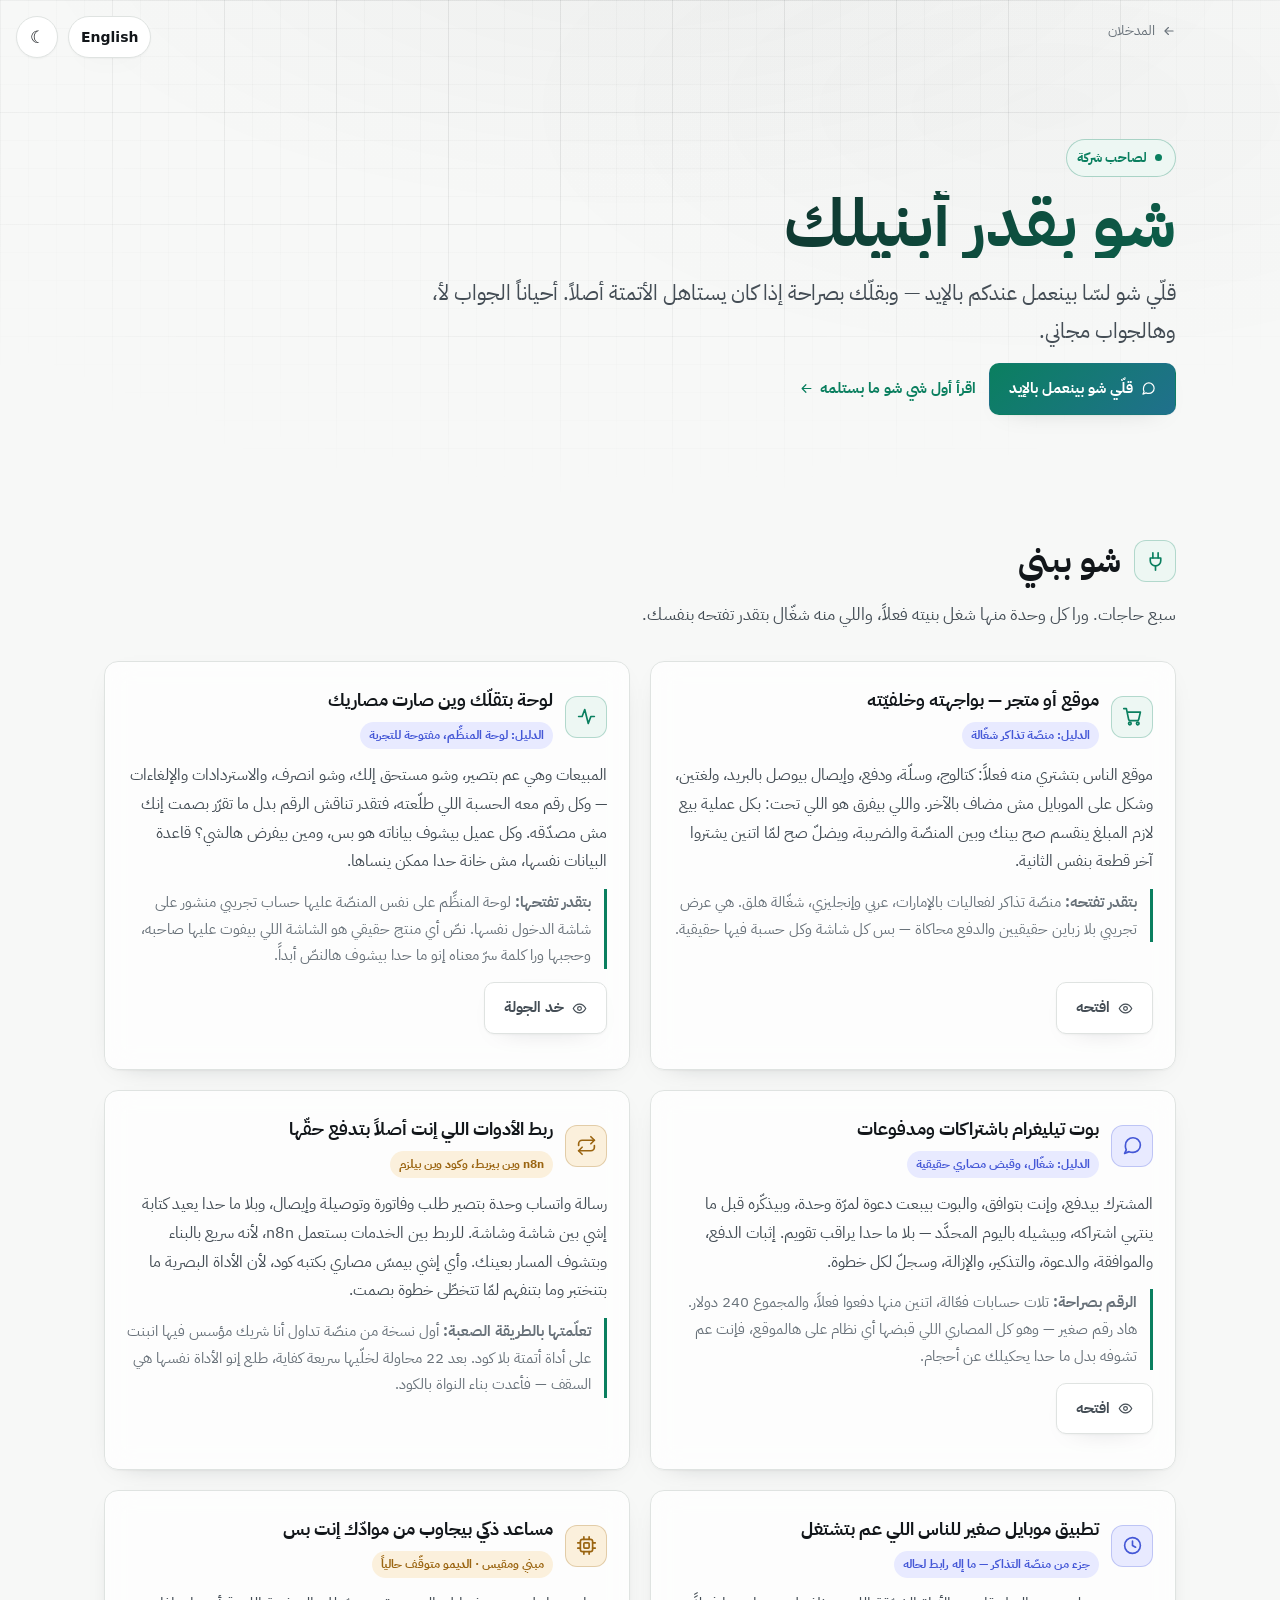
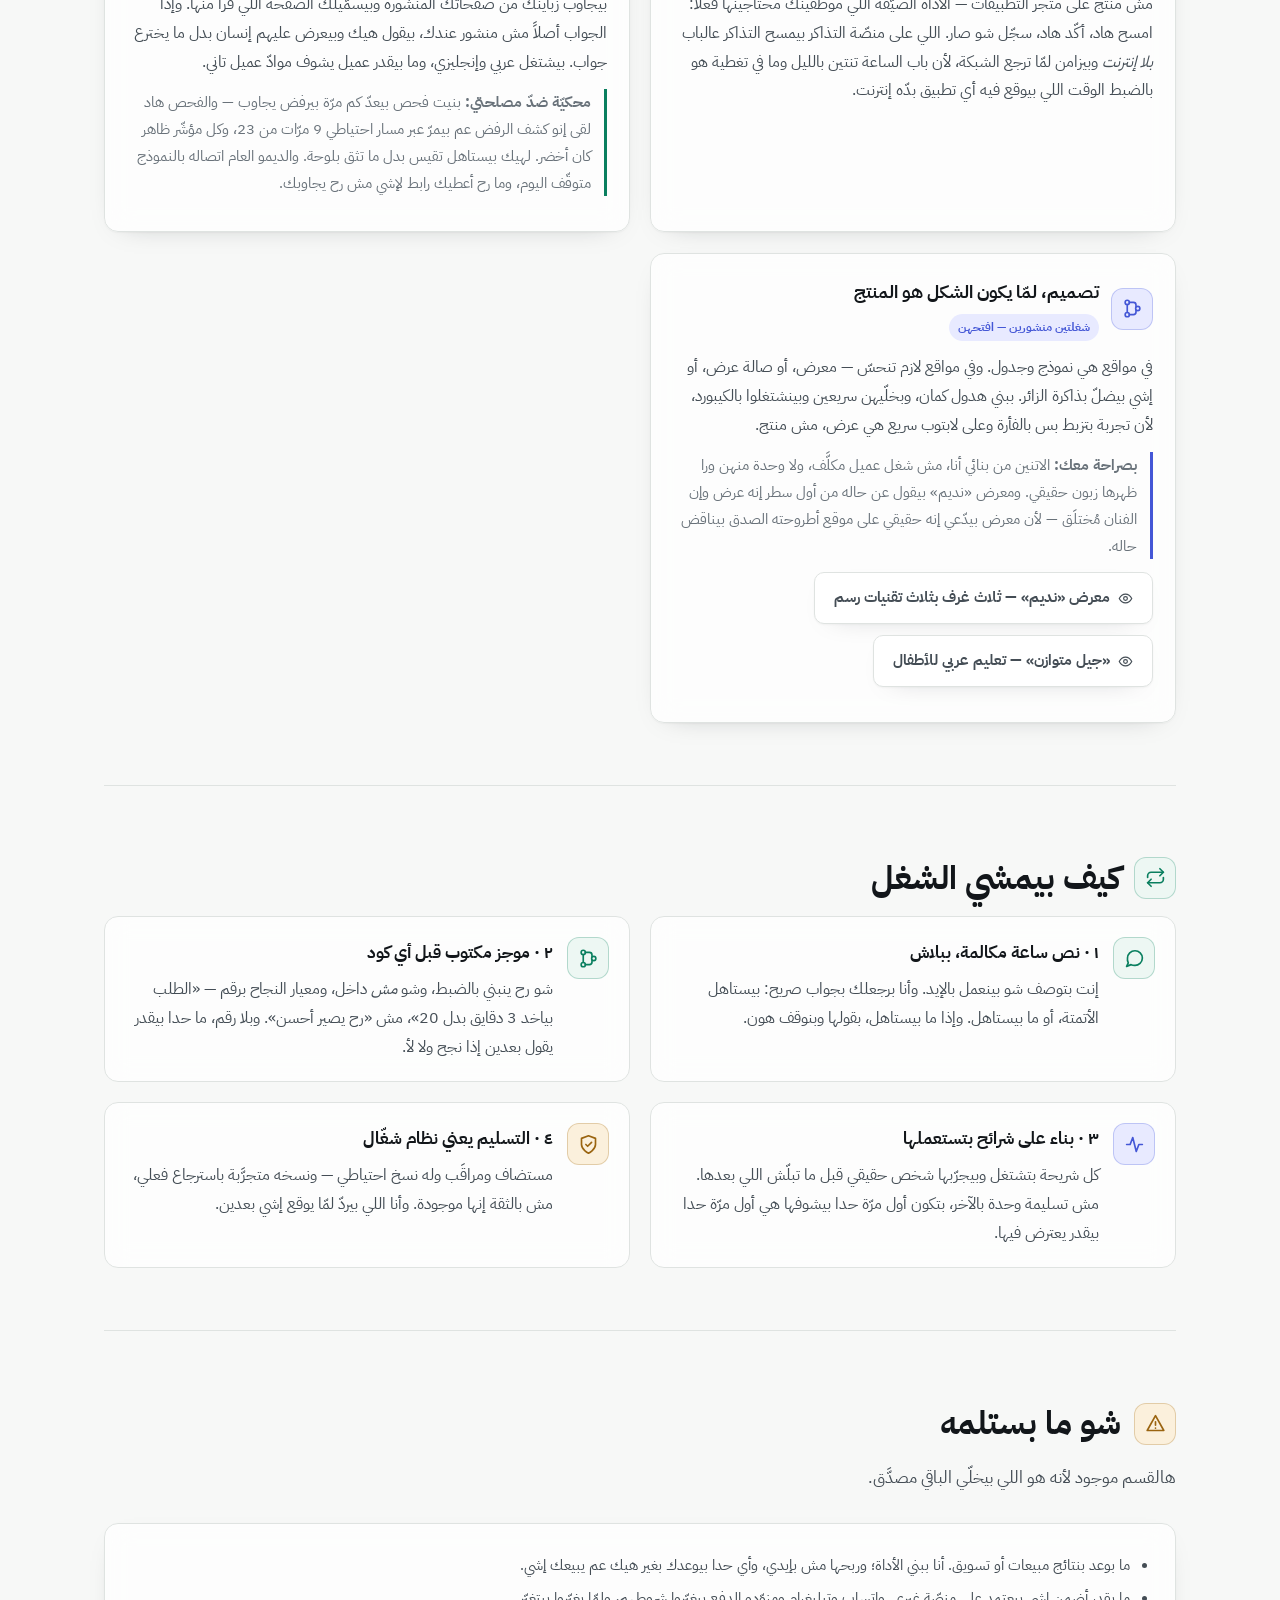
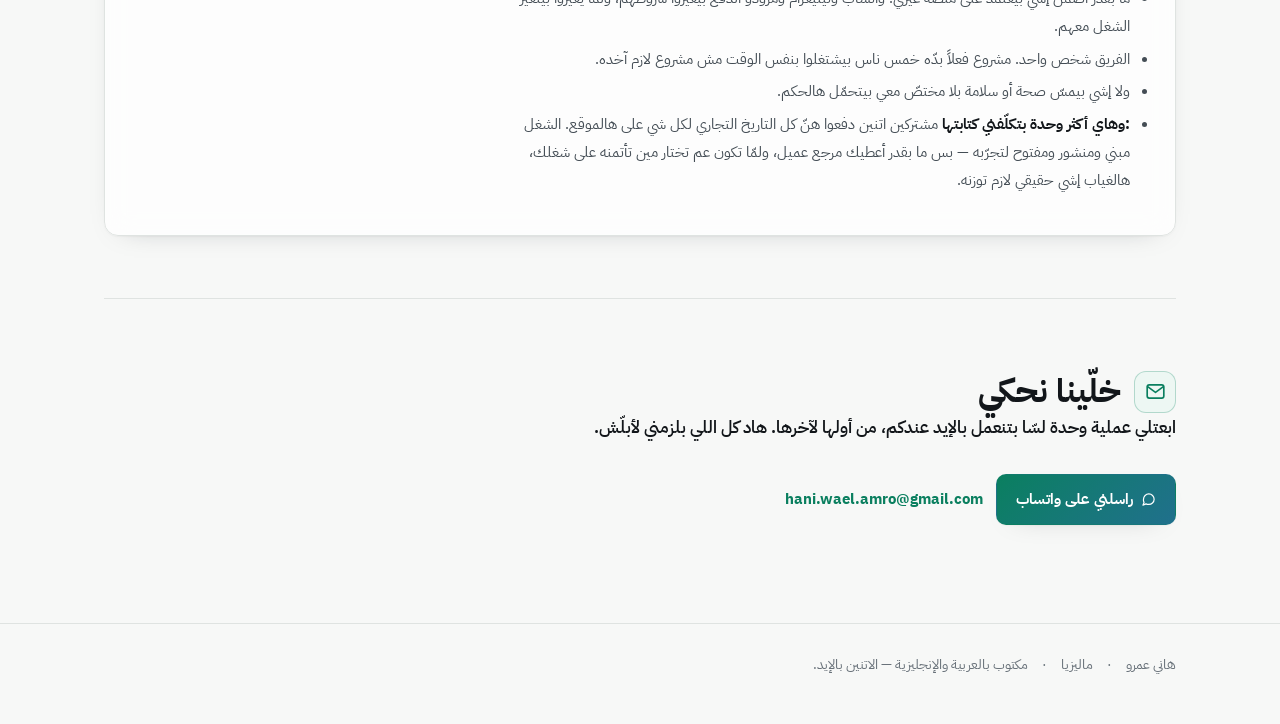
<file: build.html>
<!doctype html>
<html lang="ar" dir="rtl" data-default-lang="ar">
<head>
<meta charset="utf-8">
<meta name="viewport" content="width=device-width, initial-scale=1">
<title>هاني عمرو — شو بقدر أبنيلك</title>
<meta name="description" content="مواقع ومتاجر، لوحات تحكّم، بوتات تيليغرام باشتراكات ومدفوعات، أتمتة سير عمل، تطبيقات جوال بسيطة، ومساعدات ذكية مربوطة بمحتواك. مع الحدود مكتوبة قبل السعر.">
<meta name="color-scheme" content="light dark">

<meta property="og:type" content="website">
<meta property="og:title" content="هاني عمرو — شو بقدر أبنيلك">
<meta property="og:description" content="قلّي شو لسّا بينعمل بالإيد عندكم، وبقلّك بصراحة إذا بيستاهل الأتمتة.">
<meta property="og:url" content="https://hani-amro.github.io/build.html">

<link rel="icon" href="data:image/svg+xml,<svg xmlns='http://www.w3.org/2000/svg' viewBox='0 0 100 100'><text y='.9em' font-size='90'>⚙️</text></svg>">
<link rel="preload" href="fonts/ibm-plex-sans-arabic-400-arabic.woff2" as="font" type="font/woff2" crossorigin>
<link rel="preload" href="fonts/ibm-plex-sans-arabic-600-arabic.woff2" as="font" type="font/woff2" crossorigin>
<link rel="stylesheet" href="fonts.css">
<link rel="stylesheet" href="style.css">
</head>
<body>

<svg width="0" height="0" style="position:absolute" aria-hidden="true" focusable="false">
  <defs>
    <g id="ic-cart"><circle cx="9" cy="20" r="1.5"/><circle cx="18" cy="20" r="1.5"/><path d="M2 3h3l2.6 12.4a1.6 1.6 0 0 0 1.6 1.3h8.3a1.6 1.6 0 0 0 1.6-1.3L21 7H6"/></g>
    <g id="ic-activity"><polyline points="21 12 17 12 14 20 10 4 7 12 3 12"/></g>
    <g id="ic-chat"><path d="M21 11.5a8.4 8.4 0 0 1-9 8.4 9 9 0 0 1-3.9-.9L3 21l1.9-4.1A8.4 8.4 0 0 1 4 11.5a8.5 8.5 0 0 1 8.5-8.4 8.4 8.4 0 0 1 8.5 8.4z"/></g>
    <g id="ic-repeat"><polyline points="17 2 21 6 17 10"/><path d="M3 12V10a4 4 0 0 1 4-4h14"/><polyline points="7 22 3 18 7 14"/><path d="M21 12v2a4 4 0 0 1-4 4H3"/></g>
    <g id="ic-plug"><path d="M9 2v6M15 2v6"/><path d="M6 8h12v3a6 6 0 0 1-12 0z"/><path d="M12 17v5"/></g>
    <g id="ic-cpu"><rect x="5" y="5" width="14" height="14" rx="2.5"/><rect x="9" y="9" width="6" height="6" rx="1"/><path d="M9 2v3M15 2v3M9 19v3M15 19v3M2 9h3M2 15h3M19 9h3M19 15h3"/></g>
    <g id="ic-eye"><path d="M2 12s3.6-7 10-7 10 7 10 7-3.6 7-10 7-10-7-10-7z"/><circle cx="12" cy="12" r="3"/></g>
    <g id="ic-shield"><path d="M12 22s8-4 8-10V5l-8-3-8 3v7c0 6 8 10 8 10z"/><polyline points="9 12 11 14 15.5 9.5"/></g>
    <g id="ic-alert"><path d="M12 3 2.5 20h19z"/><path d="M12 10v4M12 17.2v.1"/></g>
    <g id="ic-branch"><circle cx="6" cy="5" r="2.4"/><circle cx="6" cy="19" r="2.4"/><circle cx="18" cy="12" r="2.4"/><path d="M6 7.4v9.2M8.4 5H13a3 3 0 0 1 3 3v1.8M8.4 19H13a3 3 0 0 0 3-3v-1.8"/></g>
    <g id="ic-arrow"><path d="M5 12h13"/><polyline points="13 6 19 12 13 18"/></g>
    <g id="ic-mail"><rect x="2.5" y="4.5" width="19" height="15" rx="2.4"/><polyline points="3 6.5 12 13 21 6.5"/></g>
    <g id="ic-clock"><circle cx="12" cy="12" r="9"/><polyline points="12 7 12 12 15.5 14"/></g>
  </defs>
</svg>

<button id="lang-toggle" type="button" aria-label="التبديل إلى الإنجليزية">English</button>
<button id="theme-toggle" type="button" aria-label="تبديل الوضع اللوني">
  <span data-icon="dark">☾</span><span data-icon="light">☀</span>
</button>

<nav class="backbar wrap">
  <a href="index.html"><svg class="i" viewBox="0 0 24 24"><use href="#ic-arrow"/></svg>
    <span data-i18n="g-back">المدخلان</span></a>
</nav>

<!-- ─────────────────────────────── الافتتاح ─────────────────────────── -->
<header class="hero">
  <div class="wrap">
    <div class="hero-copy">
      <p class="eyebrow"><span class="pulse"></span> <span data-i18n="b-eyebrow">لصاحب شركة</span></p>
      <h1 data-i18n="b-h1">شو بقدر أبنيلك</h1>
      <p class="lede" data-i18n="b-lede">قلّي شو لسّا بينعمل عندكم بالإيد — وبقلّك بصراحة إذا كان يستاهل الأتمتة أصلاً. أحياناً الجواب لأ، وهالجواب مجاني.</p>
      <div class="cta">
        <a class="btn primary" href="https://wa.me/601172380996">
          <svg class="i" viewBox="0 0 24 24"><use href="#ic-chat"/></svg> <span data-i18n="b-wa">قلّي شو بينعمل بالإيد</span>
        </a>
        <a class="quiet" href="#limits"><span data-i18n="b-see-limits">اقرأ أول شي شو ما بستلمه</span> <svg class="i" viewBox="0 0 24 24"><use href="#ic-arrow"/></svg></a>
      </div>
    </div>
  </div>
</header>

<main class="wrap">

<!-- ─────────────────────────── شو بقدر أبنيلك ─────────────────────── -->
<section data-reveal id="can">
  <div class="sec-head">
    <span class="icon-badge em"><svg class="i" viewBox="0 0 24 24"><use href="#ic-plug"/></svg></span>
    <h2 data-i18n="b-can-h">شو ببني</h2>
  </div>
  <p class="section-lede" data-i18n="b-can-l">سبع حاجات. ورا كل وحدة منها شغل بنيته فعلاً، واللي منه شغّال بتقدر تفتحه بنفسك.</p>

  <div class="grid pair">

    <article class="card" data-project="wain-ticketing-ledger">
      <header>
        <span class="icon-badge em"><svg class="i" viewBox="0 0 24 24"><use href="#ic-cart"/></svg></span>
        <div class="titles">
          <h3 data-i18n="b1-h">موقع أو متجر — بواجهته وخلفيّته</h3>
          <span class="tag lib"><span data-i18n="b1-t">الدليل: منصّة تذاكر شغّالة</span></span>
        </div>
      </header>
      <p data-i18n="b1-p">موقع الناس بتشتري منه فعلاً: كتالوج، وسلّة، ودفع، وإيصال بيوصل بالبريد، ولغتين، وشكل على الموبايل مش مضاف بالآخر. واللي بيفرق هو اللي تحت: بكل عملية بيع لازم المبلغ ينقسم صح بينك وبين المنصّة والضريبة، ويضلّ صح لمّا اتنين يشتروا آخر قطعة بنفس الثانية.</p>
      <p class="note" data-i18n="b1-n"><b>بتقدر تفتحه:</b> منصّة تذاكر لفعاليات بالإمارات، عربي وإنجليزي، شغّالة هلق. هي عرض تجريبي بلا زباين حقيقيين والدفع محاكاة — بس كل شاشة وكل حسبة فيها حقيقية.</p>
      <p class="cta"><a class="btn" href="https://wain.srv1564240.hstgr.cloud" target="_blank" rel="noopener">
        <svg class="i" viewBox="0 0 24 24"><use href="#ic-eye"/></svg> <span data-i18n="b1-go">افتحه</span></a></p>
    </article>

    <article class="card" data-project="wain-ticketing-ledger">
      <header>
        <span class="icon-badge em"><svg class="i" viewBox="0 0 24 24"><use href="#ic-activity"/></svg></span>
        <div class="titles">
          <h3 data-i18n="b2-h">لوحة بتقلّك وين صارت مصاريك</h3>
          <span class="tag lib"><span data-i18n="b2-t">الدليل: لوحة المنظِّم، مفتوحة للتجربة</span></span>
        </div>
      </header>
      <p data-i18n="b2-p">المبيعات وهي عم بتصير، وشو مستحق إلك، وشو انصرف، والاستردادات والإلغاءات — وكل رقم معه الحسبة اللي طلّعته، فتقدر تناقش الرقم بدل ما تقرّر بصمت إنك مش مصدّقه. وكل عميل بيشوف بياناته هو بس، ومين بيفرض هالشي؟ قاعدة البيانات نفسها، مش خانة حدا ممكن ينساها.</p>
      <p class="note" data-i18n="b2-n"><b>بتقدر تفتحها:</b> لوحة المنظِّم على نفس المنصّة عليها حساب تجريبي منشور على شاشة الدخول نفسها. نصّ أي منتج حقيقي هو الشاشة اللي بيفوت عليها صاحبه، وحجبها ورا كلمة سرّ معناه إنو ما حدا بيشوف هالنصّ أبداً.</p>
      <p class="cta"><a class="btn" href="https://wain.srv1564240.hstgr.cloud/ar/tour" target="_blank" rel="noopener">
        <svg class="i" viewBox="0 0 24 24"><use href="#ic-eye"/></svg> <span data-i18n="b2-go">خد الجولة</span></a></p>
    </article>

    <article class="card" data-project="gold-signals">
      <header>
        <span class="icon-badge in"><svg class="i" viewBox="0 0 24 24"><use href="#ic-chat"/></svg></span>
        <div class="titles">
          <h3 data-i18n="b3-h">بوت تيليغرام باشتراكات ومدفوعات</h3>
          <span class="tag lib"><span data-i18n="b3-t">الدليل: شغّال، وقبض مصاري حقيقية</span></span>
        </div>
      </header>
      <p data-i18n="b3-p">المشترك بيدفع، وإنت بتوافق، والبوت بيبعت دعوة لمرّة وحدة، وبيذكّره قبل ما ينتهي اشتراكه، وبيشيله باليوم المحدَّد — بلا ما حدا يراقب تقويم. إثبات الدفع، والموافقة، والدعوة، والتذكير، والإزالة، وسجلّ لكل خطوة.</p>
      <p class="note" data-i18n="b3-n"><b>الرقم بصراحة:</b> تلات حسابات فعّالة، اتنين منها دفعوا فعلاً، والمجموع 240 دولار. هاد رقم صغير — وهو كل المصاري اللي قبضها أي نظام على هالموقع، فإنت عم تشوفه بدل ما حدا يحكيلك عن أحجام.</p>
      <p class="cta"><a class="btn" href="https://gold-signals.srv1564240.hstgr.cloud" target="_blank" rel="noopener">
        <svg class="i" viewBox="0 0 24 24"><use href="#ic-eye"/></svg> <span data-i18n="b3-go">افتحه</span></a></p>
    </article>

    <article class="card">
      <header>
        <span class="icon-badge am"><svg class="i" viewBox="0 0 24 24"><use href="#ic-repeat"/></svg></span>
        <div class="titles">
          <h3 data-i18n="b4-h">ربط الأدوات اللي إنت أصلاً بتدفع حقّها</h3>
          <span class="tag pilot"><span data-i18n="b4-t">n8n وين بيزبط، وكود وين بيلزم</span></span>
        </div>
      </header>
      <p data-i18n="b4-p">رسالة واتساب وحدة بتصير طلب وفاتورة وتوصيلة وإيصال، وبلا ما حدا يعيد كتابة إشي بين شاشة وشاشة. للربط بين الخدمات بستعمل n8n، لأنه سريع بالبناء وبتشوف المسار بعينك. وأي إشي بيمسّ مصاري بكتبه كود، لأن الأداة البصرية ما بتنختبر وما بتنفهم لمّا تتخطّى خطوة بصمت.</p>
      <p class="note" data-i18n="b4-n"><b>تعلّمتها بالطريقة الصعبة:</b> أول نسخة من منصّة تداول أنا شريك مؤسس فيها انبنت على أداة أتمتة بلا كود. بعد 22 محاولة لخلّيها سريعة كفاية، طلع إنو الأداة نفسها هي السقف — فأعدت بناء النواة بالكود.</p>
    </article>

    <article class="card" data-project="wain-ticketing-ledger">
      <header>
        <span class="icon-badge in"><svg class="i" viewBox="0 0 24 24"><use href="#ic-clock"/></svg></span>
        <div class="titles">
          <h3 data-i18n="b5-h">تطبيق موبايل صغير للناس اللي عم بتشتغل</h3>
          <span class="tag lib"><span data-i18n="b5-t">جزء من منصّة التذاكر — ما إله رابط لحاله</span></span>
        </div>
      </header>
      <p data-i18n="b5-p">مش منتج على متجر التطبيقات — الأداة الضيّقة اللي موظفينك محتاجينها فعلاً: امسح هاد، أكّد هاد، سجّل شو صار. اللي على منصّة التذاكر بيمسح التذاكر عالباب <em>بلا إنترنت</em> وبيزامن لمّا ترجع الشبكة، لأن باب الساعة تنتين بالليل وما في تغطية هو بالضبط الوقت اللي بيوقع فيه أي تطبيق بدّه إنترنت.</p>
    </article>

    <article class="card" data-project="yasmin-salla-cx">
      <header>
        <span class="icon-badge am"><svg class="i" viewBox="0 0 24 24"><use href="#ic-cpu"/></svg></span>
        <div class="titles">
          <h3 data-i18n="b6-h">مساعد ذكي بيجاوب من موادّك إنت بس</h3>
          <span class="tag pilot"><span data-i18n="b6-t">مبني ومقيس · الديمو متوقّف حالياً</span></span>
        </div>
      </header>
      <p data-i18n="b6-p">بيجاوب زباينك من صفحاتك المنشورة وبيسمّيلك الصفحة اللي قرأ منها. وإذا الجواب أصلاً مش منشور عندك، بيقول هيك وبيعرض عليهم إنسان بدل ما يخترع جواب. بيشتغل عربي وإنجليزي، وما بيقدر عميل يشوف موادّ عميل تاني.</p>
      <p class="note" data-i18n="b6-n"><b>محكيّة ضدّ مصلحتي:</b> بنيت فحص بيعدّ كم مرّة بيرفض يجاوب — والفحص هاد لقى إنو كشف الرفض عم بيمرّ عبر مسار احتياطي 9 مرّات من 23، وكل مؤشّر ظاهر كان أخضر. لهيك بيستاهل تقيس بدل ما تثق بلوحة. والديمو العام اتصاله بالنموذج متوقّف اليوم، وما رح أعطيك رابط لإشي مش رح يجاوبك.</p>
    </article>

    <article class="card k-in" data-project="nadim-studio">
      <header>
        <span class="icon-badge in"><svg class="i" viewBox="0 0 24 24"><use href="#ic-branch"/></svg></span>
        <div class="titles">
          <h3 data-i18n="b7-h">تصميم، لمّا يكون الشكل هو المنتج</h3>
          <span class="tag lib"><span data-i18n="b7-t">شغلتين منشورين — افتحهن</span></span>
        </div>
      </header>
      <p data-i18n="b7-p">في مواقع هي نموذج وجدول. وفي مواقع لازم تنحسّ — معرض، أو صالة عرض، أو إشي بيضلّ بذاكرة الزائر. ببني هدول كمان، وبخلّيهن سريعين وبينشتغلوا بالكيبورد، لأن تجربة بتزبط بس بالفأرة وعلى لابتوب سريع هي عرض، مش منتج.</p>
      <p class="note" data-i18n="b7-n"><b>بصراحة معك:</b> الاتنين من بنائي أنا، مش شغل عميل مكلَّف، ولا وحدة منهن ورا ظهرها زبون حقيقي. ومعرض «نديم» بيقول عن حاله من أول سطر إنه عرض وإن الفنان مُختلَق — لأن معرض بيدّعي إنه حقيقي على موقع أطروحته الصدق بيناقض حاله.</p>
      <p class="cta">
        <a class="btn" href="https://hani-amro.github.io/nadim-studio/" target="_blank" rel="noopener">
          <svg class="i" viewBox="0 0 24 24"><use href="#ic-eye"/></svg> <span data-i18n="b7-g1">معرض «نديم» — ثلاث غرف بثلاث تقنيات رسم</span></a>
        <span data-project="sasss"><a class="btn" href="https://hani-amro.github.io/jeel-mutawazin/" target="_blank" rel="noopener">
          <svg class="i" viewBox="0 0 24 24"><use href="#ic-eye"/></svg> <span data-i18n="b7-g2">«جيل متوازن» — تعليم عربي للأطفال</span></a></span>
      </p>
    </article>

  </div>
</section>

<!-- ─────────────────────────── كيف بيمشي الشغل ─────────────────────── -->
<section data-reveal id="how">
  <div class="sec-head">
    <span class="icon-badge em"><svg class="i" viewBox="0 0 24 24"><use href="#ic-repeat"/></svg></span>
    <h2 data-i18n="b-how-h">كيف بيمشي الشغل</h2>
  </div>

  <div class="grid pair">
    <article class="principle">
      <span class="icon-badge em"><svg class="i" viewBox="0 0 24 24"><use href="#ic-chat"/></svg></span>
      <div class="txt">
        <h3 data-i18n="b-s1-h">١ · نص ساعة مكالمة، ببلاش</h3>
        <p data-i18n="b-s1-p">إنت بتوصف شو بينعمل بالإيد. وأنا برجعلك بجواب صريح: بيستاهل الأتمتة، أو ما بيستاهل. وإذا ما بيستاهل، بقولها وبنوقف هون.</p>
      </div>
    </article>
    <article class="principle">
      <span class="icon-badge em"><svg class="i" viewBox="0 0 24 24"><use href="#ic-branch"/></svg></span>
      <div class="txt">
        <h3 data-i18n="b-s2-h">٢ · موجز مكتوب قبل أي كود</h3>
        <p data-i18n="b-s2-p">شو رح ينبني بالضبط، وشو <em>مش</em> داخل، ومعيار النجاح برقم — «الطلب بياخد 3 دقايق بدل 20»، مش «رح يصير أحسن». وبلا رقم، ما حدا بيقدر يقول بعدين إذا نجح ولا لأ.</p>
      </div>
    </article>
    <article class="principle">
      <span class="icon-badge in"><svg class="i" viewBox="0 0 24 24"><use href="#ic-activity"/></svg></span>
      <div class="txt">
        <h3 data-i18n="b-s3-h">٣ · بناء على شرائح بتستعملها</h3>
        <p data-i18n="b-s3-p">كل شريحة بتشتغل وبيجرّبها شخص حقيقي قبل ما تبلّش اللي بعدها. مش تسليمة وحدة بالآخر، بتكون أول مرّة حدا بيشوفها هي أول مرّة حدا بيقدر يعترض فيها.</p>
      </div>
    </article>
    <article class="principle">
      <span class="icon-badge am"><svg class="i" viewBox="0 0 24 24"><use href="#ic-shield"/></svg></span>
      <div class="txt">
        <h3 data-i18n="b-s4-h">٤ · التسليم يعني نظام شغّال</h3>
        <p data-i18n="b-s4-p">مستضاف ومراقَب وله نسخ احتياطي — ونسخه متجرَّبة باسترجاع فعلي، مش بالثقة إنها موجودة. وأنا اللي بيردّ لمّا يوقع إشي بعدين.</p>
      </div>
    </article>
  </div>
</section>

<!-- ─────────────────────────── شو ما بقدر أعمله ─────────────────────── -->
<section data-reveal id="limits">
  <div class="sec-head">
    <span class="icon-badge am"><svg class="i" viewBox="0 0 24 24"><use href="#ic-alert"/></svg></span>
    <h2 data-i18n="b-lim-h">شو ما بستلمه</h2>
  </div>
  <p class="section-lede" data-i18n="b-lim-l">هالقسم موجود لأنه هو اللي بيخلّي الباقي مصدَّق.</p>

  <div class="disclosure">
    <ul class="facts">
      <li data-i18n="b-l1">ما بوعد بنتائج مبيعات أو تسويق. أنا ببني الأداة؛ وربحها مش بإيدي، وأي حدا بيوعدك بغير هيك عم يبيعك إشي.</li>
      <li data-i18n="b-l2">ما بقدر أضمن إشي بيعتمد على منصّة غيري. واتساب وتيليغرام ومزوّدو الدفع بيغيّروا شروطهم، ولمّا يغيّروا بيتغيّر الشغل معهم.</li>
      <li data-i18n="b-l3">الفريق شخص واحد. مشروع فعلاً بدّه خمس ناس بيشتغلوا بنفس الوقت مش مشروع لازم آخده.</li>
      <li data-i18n="b-l4">ولا إشي بيمسّ صحة أو سلامة بلا مختصّ معي بيتحمّل هالحكم.</li>
      <li data-i18n="b-l5"><b>وهاي أكثر وحدة بتكلّفني كتابتها:</b> مشتركين اتنين دفعوا هنّ كل التاريخ التجاري لكل شي على هالموقع. الشغل مبني ومنشور ومفتوح لتجرّبه — بس ما بقدر أعطيك مرجع عميل، ولمّا تكون عم تختار مين تأتمنه على شغلك، هالغياب إشي حقيقي لازم توزنه.</li>
    </ul>
  </div>
</section>

<!-- ─────────────────────────────── تواصل ───────────────────────────── -->
<section data-reveal id="contact">
  <div class="sec-head">
    <span class="icon-badge em"><svg class="i" viewBox="0 0 24 24"><use href="#ic-mail"/></svg></span>
    <h2 data-i18n="b-ct-h">خلّينا نحكي</h2>
  </div>
  <p class="section-lede strong" data-i18n="b-ct-l">ابعتلي عملية وحدة لسّا بتنعمل بالإيد عندكم، من أولها لآخرها. هاد كل اللي بلزمني لأبلّش.</p>

  <p class="cta">
    <a class="btn primary" href="https://wa.me/601172380996">
      <svg class="i" viewBox="0 0 24 24"><use href="#ic-chat"/></svg> <span data-i18n="b-wa2">راسلني على واتساب</span>
    </a>
    <a class="quiet" href="mailto:hani.wael.amro@gmail.com">hani.wael.amro@gmail.com</a>
  </p>
</section>

</main>

<footer>
  <div class="wrap">
    <p>
      <span data-i18n="h1b">هاني عمرو</span><span>&middot;</span>
      <span data-i18n="loc2">ماليزيا</span><span>&middot;</span>
      <span data-i18n="footer">مكتوب بالعربية والإنجليزية — الاتنين بالإيد.</span>
    </p>
  </div>
</footer>

<script src="main.js"></script>
<script src="i18n.js"></script>
</body>
</html>
</file>
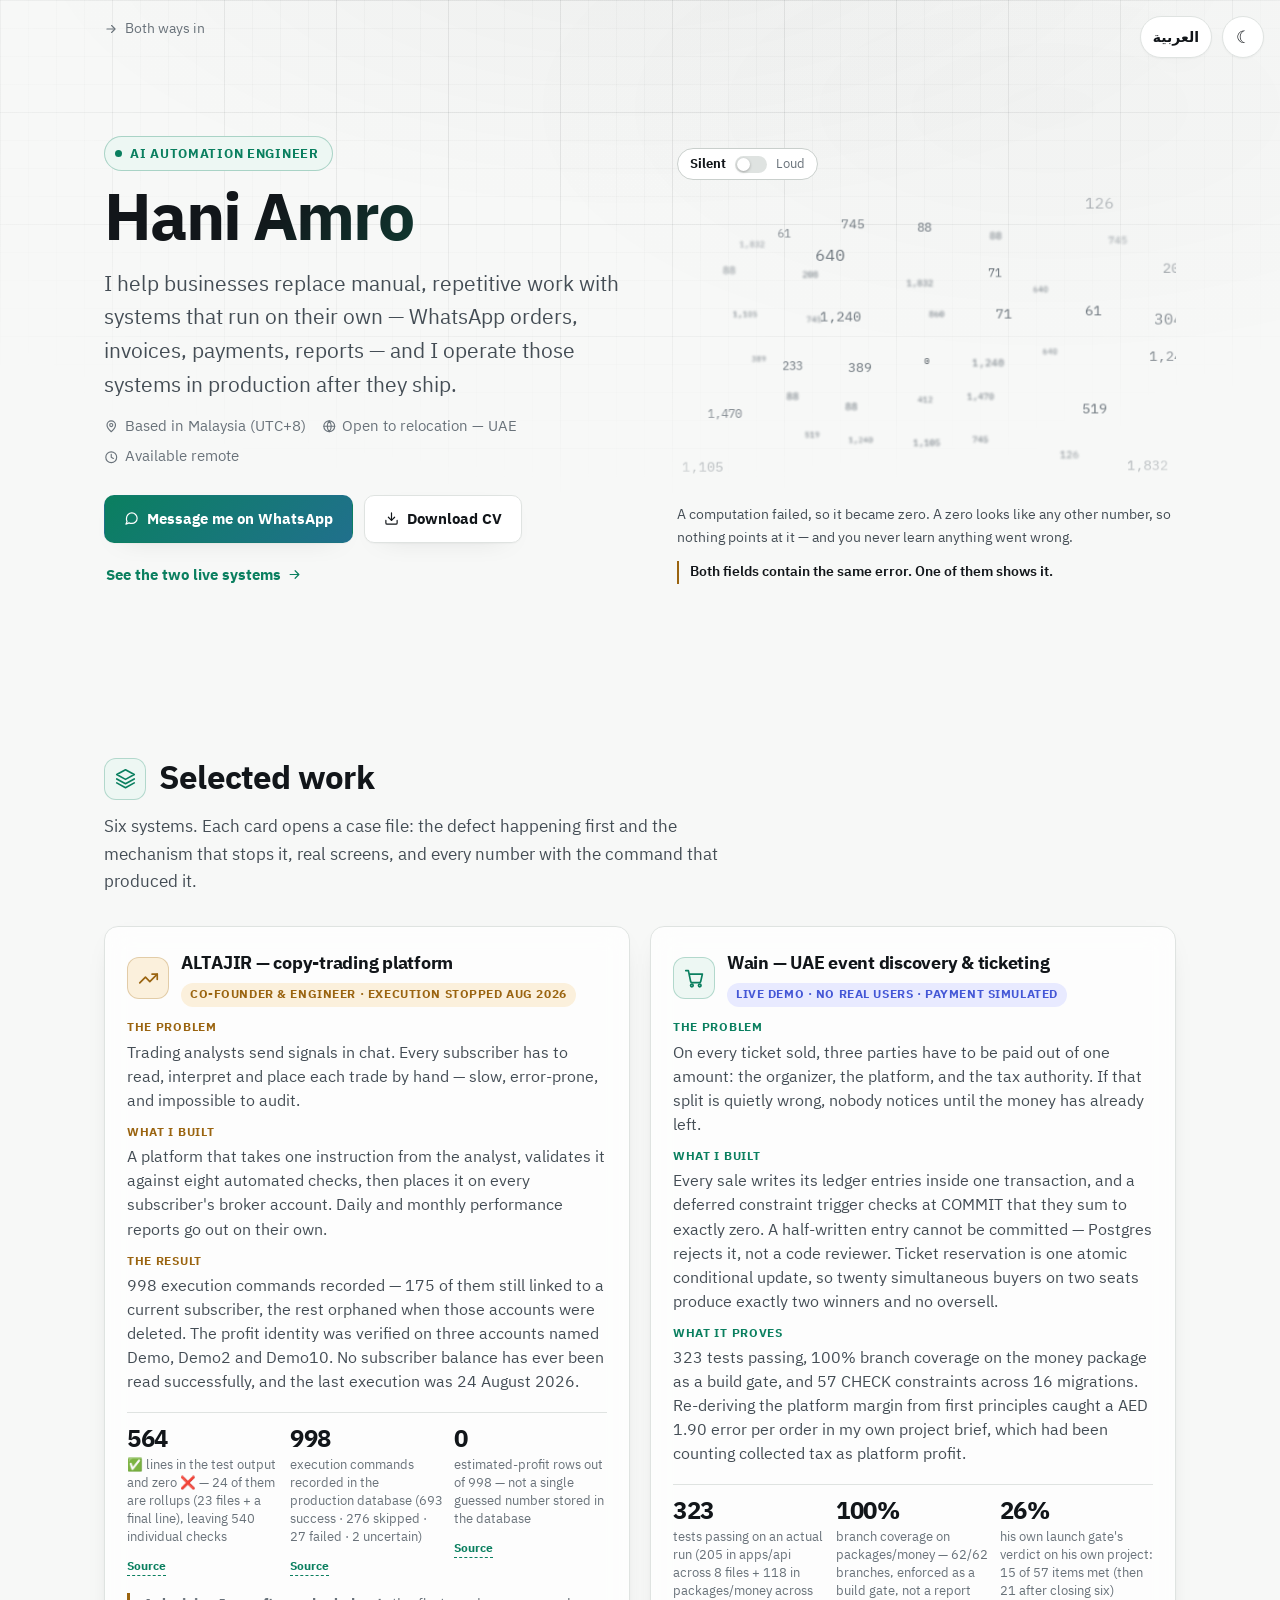
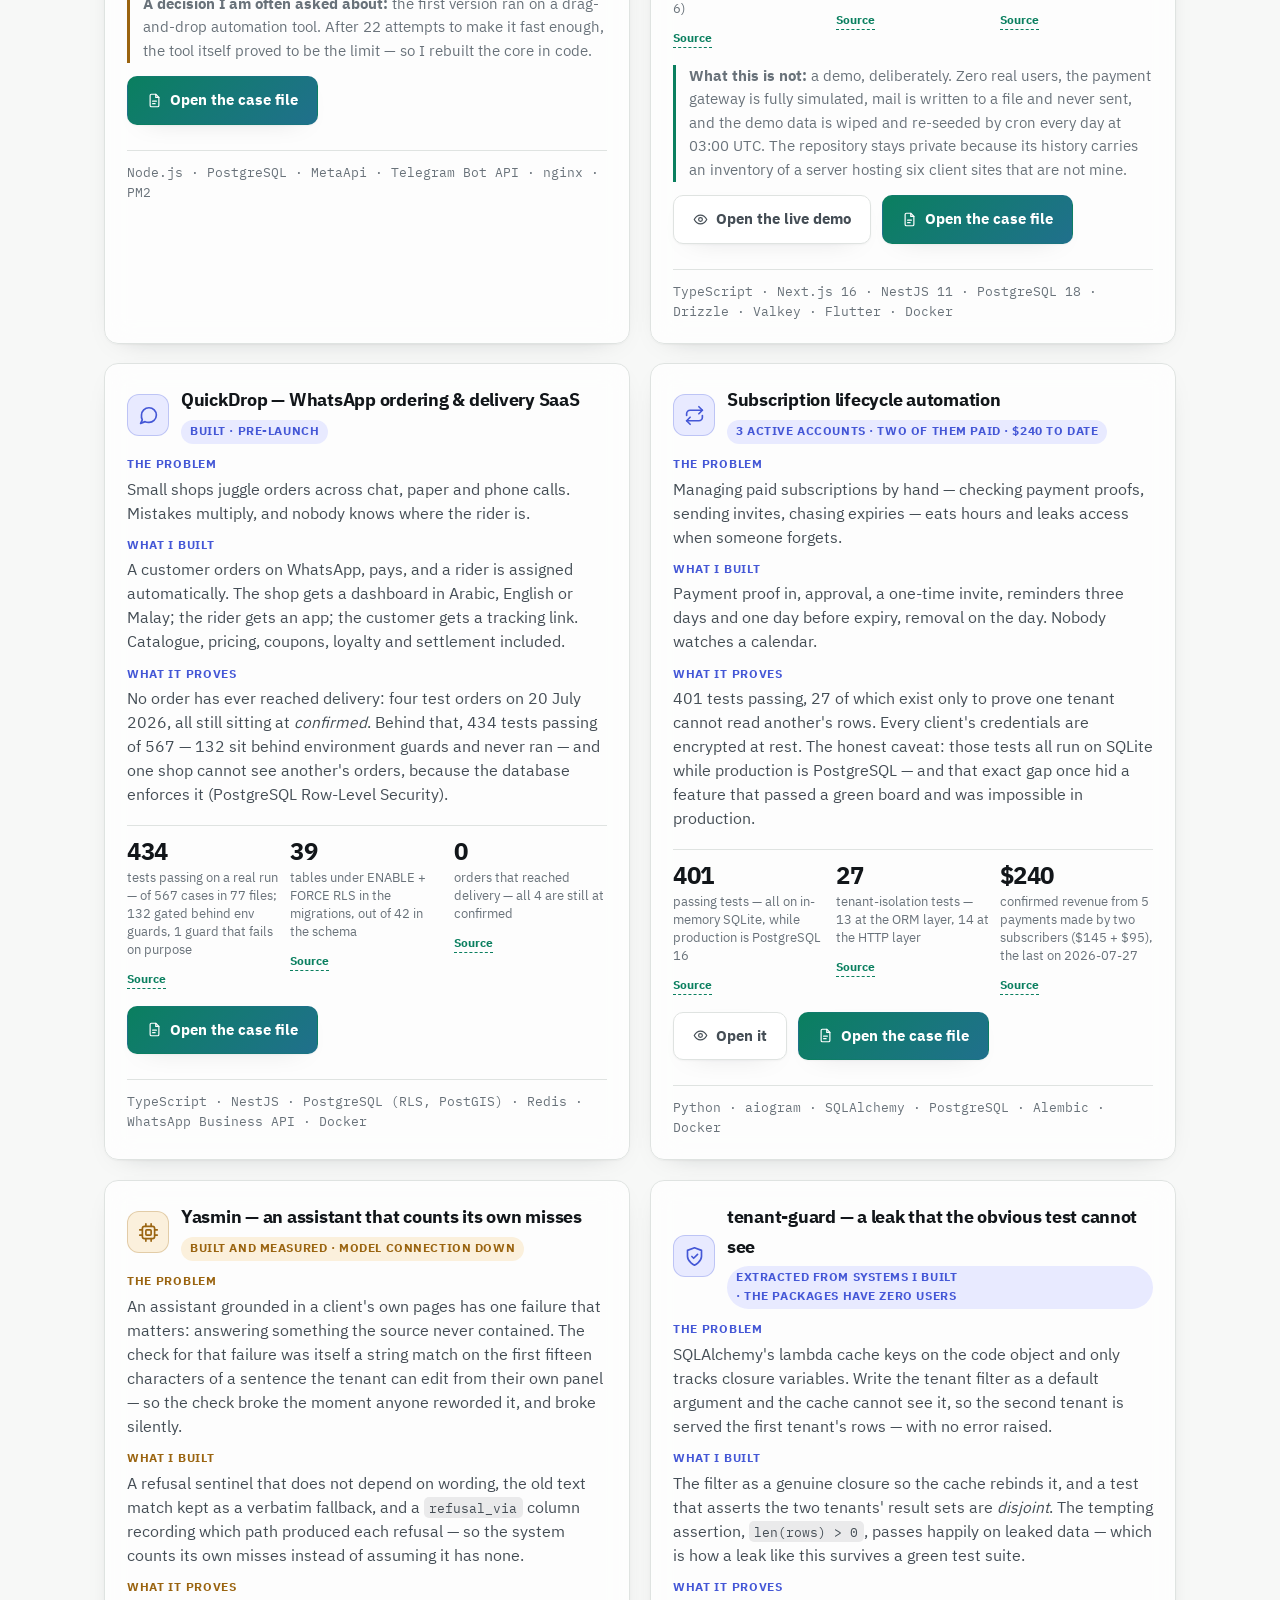
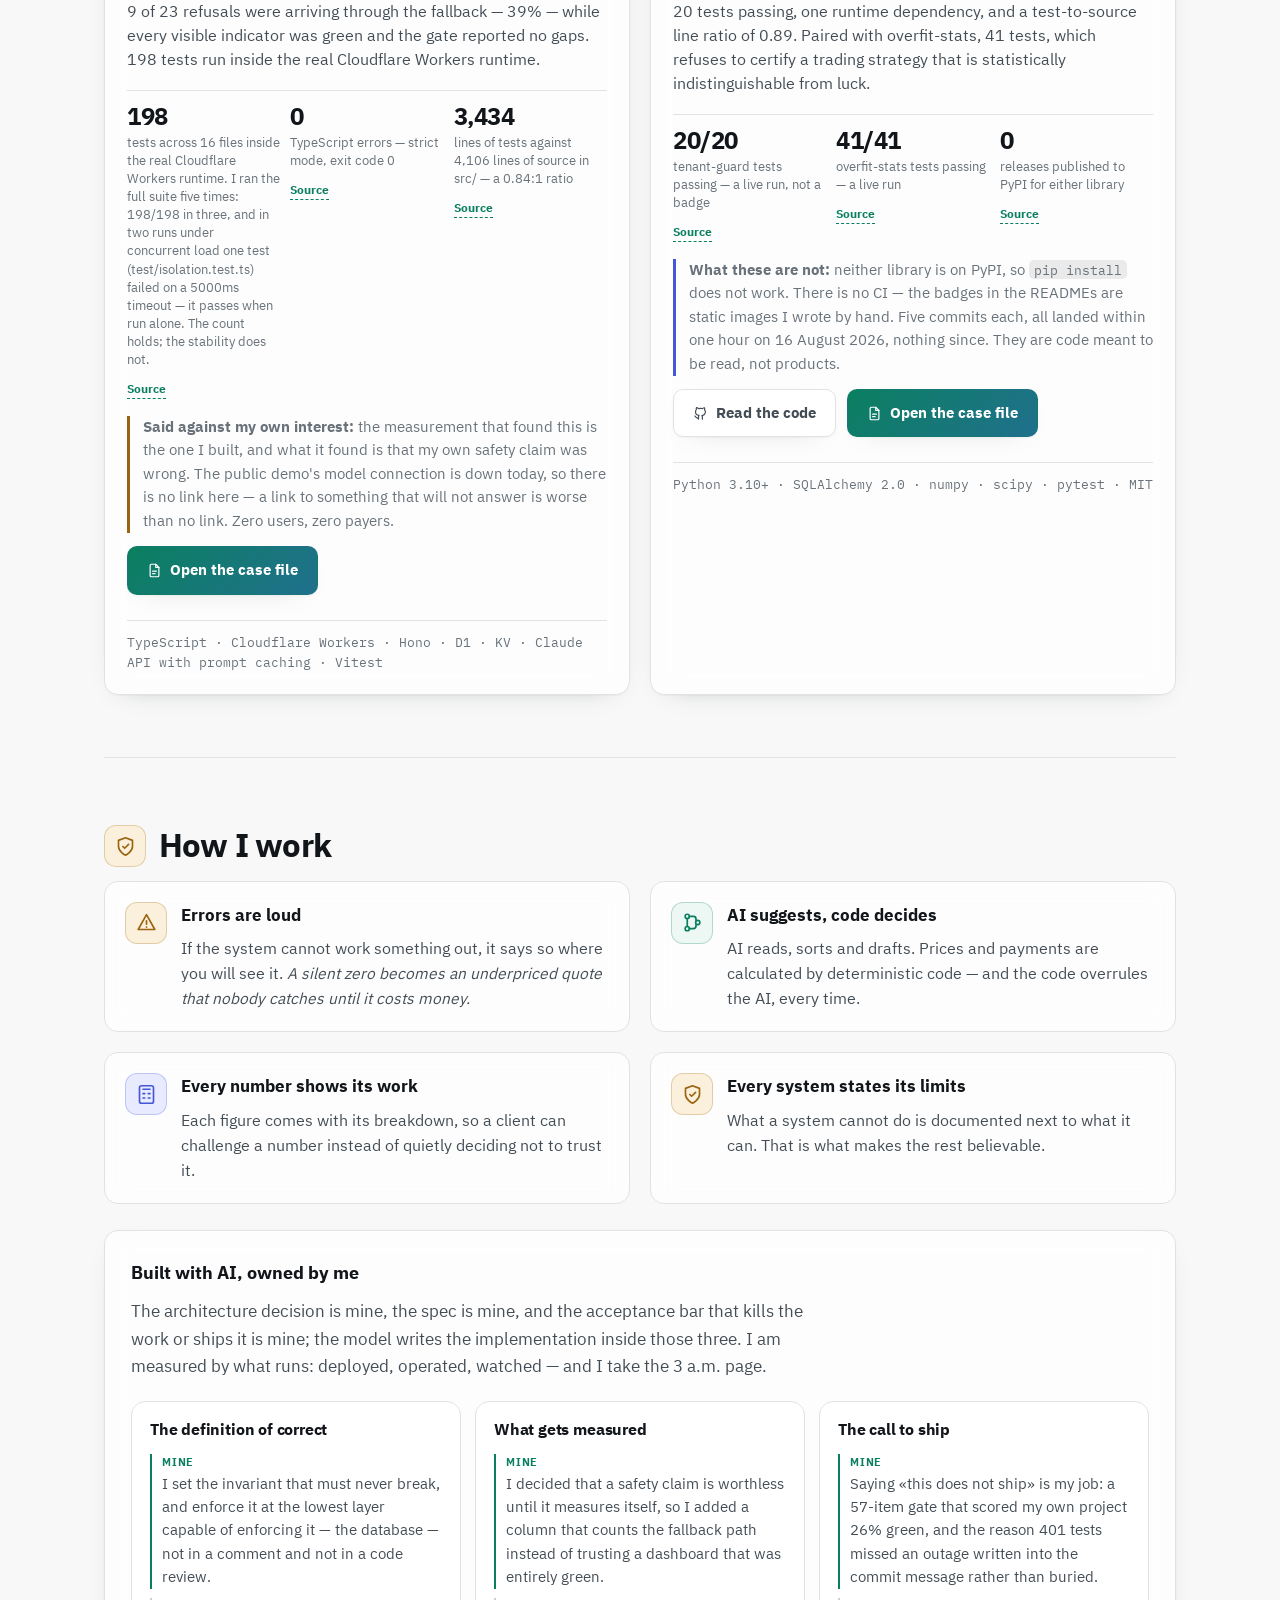
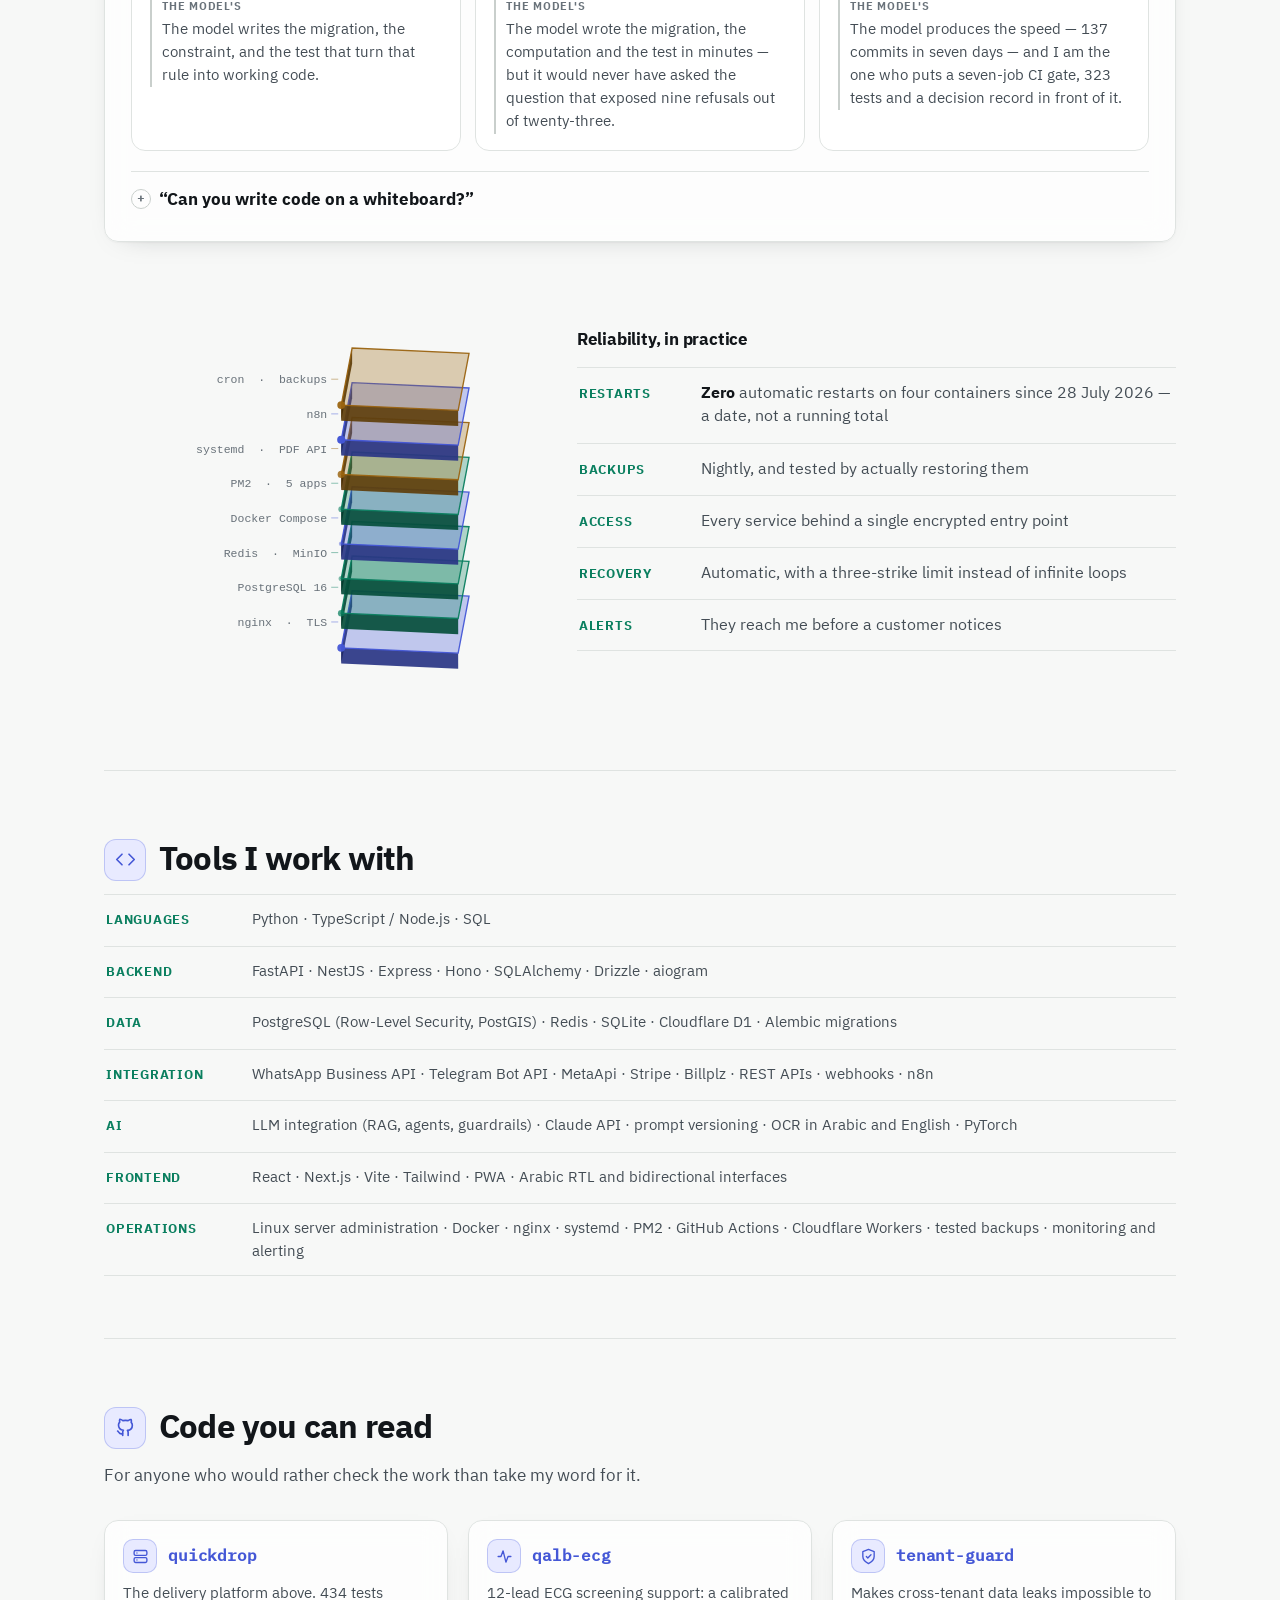
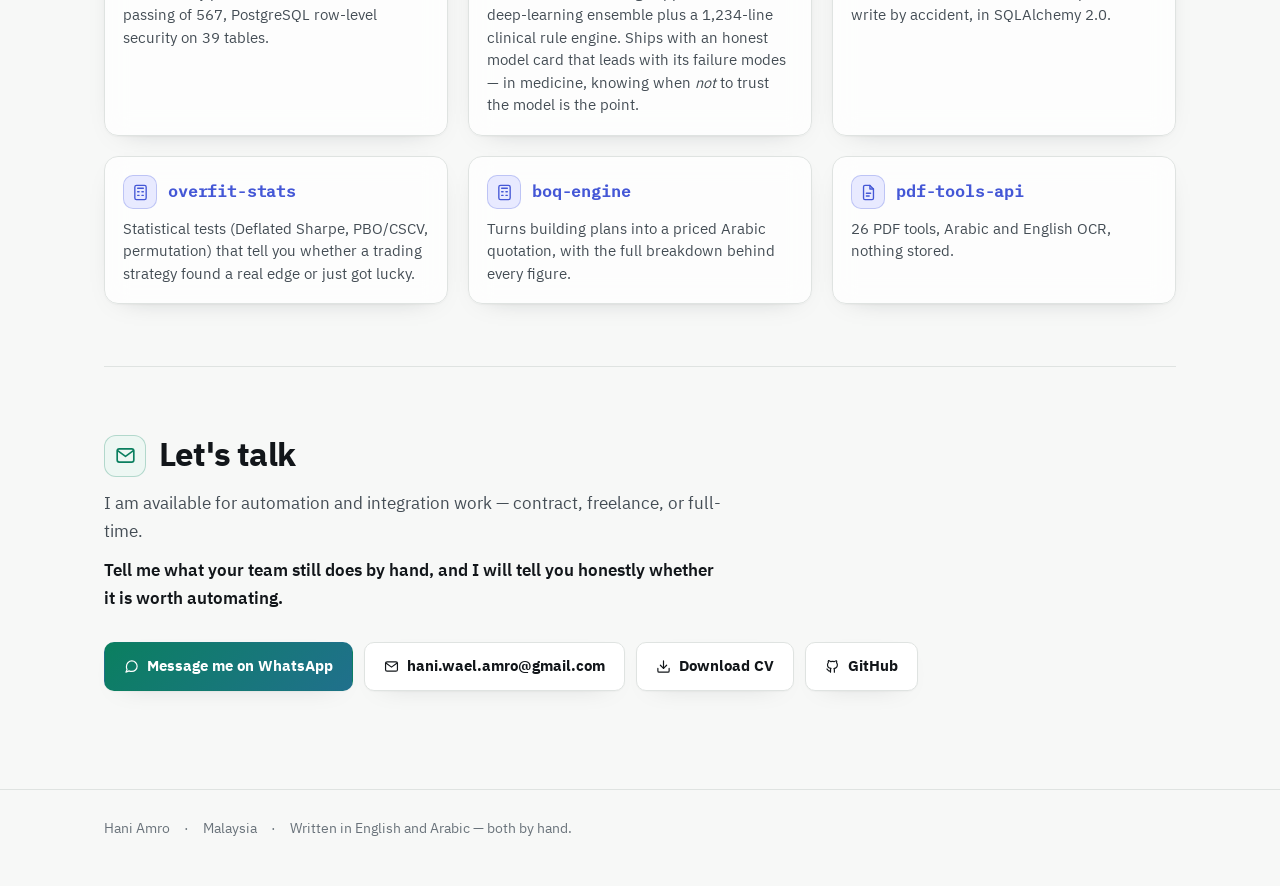
<file: engineer.html>
<!doctype html>
<html lang="en" dir="ltr" data-default-lang="en">
<head>
<meta charset="utf-8">
<meta name="viewport" content="width=device-width, initial-scale=1">
<title>Hani Amro — engineering: the mechanisms, and the evidence behind every number</title>
<meta name="description" content="I build and operate automation systems for businesses: WhatsApp ordering, trading platforms, PDF APIs with Arabic OCR. Python, TypeScript, PostgreSQL. Based in Malaysia, open to UAE relocation and remote work.">
<meta name="color-scheme" content="light dark">

<meta property="og:type" content="website">
<meta property="og:title" content="Hani Amro — AI Automation Engineer">
<meta property="og:description" content="I replace manual, repetitive work with systems that run on their own — WhatsApp orders, invoices, payments, reports — and I operate them in production.">
<meta property="og:url" content="https://hani-amro.github.io/engineer.html">

<link rel="icon" href="data:image/svg+xml,<svg xmlns='http://www.w3.org/2000/svg' viewBox='0 0 100 100'><text y='.9em' font-size='90'>⚙️</text></svg>">
<link rel="preload" href="fonts/ibm-plex-sans-arabic-400-latin.woff2" as="font" type="font/woff2" crossorigin>
<link rel="preload" href="fonts/ibm-plex-sans-arabic-600-latin.woff2" as="font" type="font/woff2" crossorigin>
<link rel="preload" href="fonts/ibm-plex-sans-arabic-700-latin.woff2" as="font" type="font/woff2" crossorigin>
<link rel="stylesheet" href="fonts.css">
<link rel="stylesheet" href="style.css">

<script type="application/ld+json">
{
  "@context": "https://schema.org",
  "@type": "Person",
  "name": "Hani Amro",
  "jobTitle": "AI Automation Engineer",
  "email": "mailto:hani.wael.amro@gmail.com",
  "telephone": "+601172380996",
  "url": "https://hani-amro.github.io/",
  "sameAs": ["https://github.com/hani-amro"],
  "address": { "@type": "PostalAddress", "addressCountry": "MY" },
  "knowsLanguage": ["ar", "en"],
  "knowsAbout": ["Workflow automation", "WhatsApp Business API", "LLM integration",
                 "Python", "TypeScript", "PostgreSQL", "Docker", "n8n", "Arabic OCR"]
}
</script>
</head>
<body>

<svg width="0" height="0" style="position:absolute" aria-hidden="true" focusable="false">
  <defs>
    <g id="ic-activity"><polyline points="21 12 17 12 14 20 10 4 7 12 3 12"/></g>
    <g id="ic-trend"><polyline points="22 7 13.5 15.5 8.5 10.5 2 17"/><polyline points="16 7 22 7 22 13"/></g>
    <g id="ic-cpu"><rect x="5" y="5" width="14" height="14" rx="2.5"/><rect x="9" y="9" width="6" height="6" rx="1"/><path d="M9 2v3M15 2v3M9 19v3M15 19v3M2 9h3M2 15h3M19 9h3M19 15h3"/></g>
    <g id="ic-repeat"><polyline points="17 2 21 6 17 10"/><path d="M3 12V10a4 4 0 0 1 4-4h14"/><polyline points="7 22 3 18 7 14"/><path d="M21 12v2a4 4 0 0 1-4 4H3"/></g>
    <g id="ic-file"><path d="M14 2H7a2 2 0 0 0-2 2v16a2 2 0 0 0 2 2h10a2 2 0 0 0 2-2V7z"/><polyline points="14 2 14 7 19 7"/><path d="M9 13h6M9 17h4"/></g>
    <g id="ic-cart"><circle cx="9" cy="20" r="1.5"/><circle cx="18" cy="20" r="1.5"/><path d="M2 3h3l2.6 12.4a1.6 1.6 0 0 0 1.6 1.3h8.3a1.6 1.6 0 0 0 1.6-1.3L21 7H6"/></g>
    <g id="ic-chat"><path d="M21 11.5a8.4 8.4 0 0 1-9 8.4 9 9 0 0 1-3.9-.9L3 21l1.9-4.1A8.4 8.4 0 0 1 4 11.5a8.5 8.5 0 0 1 8.5-8.4 8.4 8.4 0 0 1 8.5 8.4z"/></g>
    <g id="ic-code"><polyline points="16 18 22 12 16 6"/><polyline points="8 6 2 12 8 18"/></g>
    <g id="ic-shield"><path d="M12 22s8-4 8-10V5l-8-3-8 3v7c0 6 8 10 8 10z"/><polyline points="9 12 11 14 15.5 9.5"/></g>
    <g id="ic-branch"><circle cx="6" cy="5" r="2.4"/><circle cx="6" cy="19" r="2.4"/><circle cx="18" cy="12" r="2.4"/><path d="M6 7.4v9.2M8.4 5H13a3 3 0 0 1 3 3v1.8M8.4 19H13a3 3 0 0 0 3-3v-1.8"/></g>
    <g id="ic-calc"><rect x="4" y="2" width="16" height="20" rx="2.4"/><path d="M8 6h8M8 11h2M14 11h2M8 16h2M14 16h2"/></g>
    <g id="ic-alert"><path d="M12 3 2.5 20h19z"/><path d="M12 10v4M12 17.2v.1"/></g>
    <g id="ic-mail"><rect x="2.5" y="4.5" width="19" height="15" rx="2.4"/><polyline points="3 6.5 12 13 21 6.5"/></g>
    <g id="ic-github"><path d="M9 19c-4.5 1.5-4.5-2.5-6-3m12 5v-3.4a3 3 0 0 0-.8-2.3c2.7-.3 5.6-1.3 5.6-6a4.7 4.7 0 0 0-1.3-3.2 4.3 4.3 0 0 0-.1-3.2s-1-.3-3.4 1.3a11.6 11.6 0 0 0-6 0C6.6 2.3 5.5 2.6 5.5 2.6a4.3 4.3 0 0 0-.1 3.2A4.7 4.7 0 0 0 4 9.1c0 4.6 2.9 5.6 5.6 6a3 3 0 0 0-.8 2.3V21"/></g>
    <g id="ic-download"><path d="M21 15v4a2 2 0 0 1-2 2H5a2 2 0 0 1-2-2v-4"/><polyline points="7 10 12 15 17 10"/><path d="M12 15V3"/></g>
    <g id="ic-pin"><path d="M12 21s7-5.6 7-11a7 7 0 1 0-14 0c0 5.4 7 11 7 11z"/><circle cx="12" cy="10" r="2.6"/></g>
    <g id="ic-clock"><circle cx="12" cy="12" r="9"/><polyline points="12 7 12 12 15.5 14"/></g>
    <g id="ic-globe"><circle cx="12" cy="12" r="9"/><path d="M3 12h18M12 3a15 15 0 0 1 0 18 15 15 0 0 1 0-18z"/></g>
    <g id="ic-server"><rect x="3" y="3.5" width="18" height="7" rx="2"/><rect x="3" y="13.5" width="18" height="7" rx="2"/><path d="M7 7h.01M7 17h.01"/></g>
    <g id="ic-arrow"><path d="M5 12h13"/><polyline points="13 6 19 12 13 18"/></g>
    <g id="ic-link"><path d="M10 13a5 5 0 0 0 7.5.5l3-3a5 5 0 0 0-7-7l-1.7 1.7"/><path d="M14 11a5 5 0 0 0-7.5-.5l-3 3a5 5 0 0 0 7 7l1.7-1.7"/></g>
    <g id="ic-eye"><path d="M2 12s3.6-7 10-7 10 7 10 7-3.6 7-10 7-10-7-10-7z"/><circle cx="12" cy="12" r="3"/></g>
    <g id="ic-plug"><path d="M9 2v6M15 2v6"/><path d="M6 8h12v3a6 6 0 0 1-12 0z"/><path d="M12 17v5"/></g>
    <g id="ic-user"><circle cx="12" cy="8" r="4"/><path d="M4 21a8 8 0 0 1 16 0"/></g>
    <g id="ic-stack"><polyline points="12 2 22 7.5 12 13 2 7.5 12 2"/><polyline points="2 12.5 12 18 22 12.5"/><polyline points="2 17 12 22.5 22 17"/></g>
  </defs>
</svg>

<button id="lang-toggle" type="button" aria-label="Switch to Arabic">العربية</button>
<button id="theme-toggle" type="button" aria-label="Toggle colour theme">
  <span data-icon="dark">☾</span><span data-icon="light">☀</span>
</button>

<nav class="backbar wrap">
  <a href="index.html"><svg class="i" viewBox="0 0 24 24"><use href="#ic-arrow"/></svg>
    <span data-i18n="g-back">Both ways in</span></a>
</nav>

<!-- 1 ─────────────────────────────── HERO ─────────────────────────────── -->
<header class="hero">
  <div class="wrap">
   <div class="hero-grid">
    <div class="hero-copy">
      <p class="eyebrow"><span class="pulse"></span> <span data-i18n="eyebrow">AI Automation Engineer</span></p>
      <h1 data-i18n="h1">Hani Amro</h1>
      <p class="lede" data-i18n="lede">
        I help businesses replace manual, repetitive work with systems that run on their own
        &mdash; WhatsApp orders, invoices, payments, reports &mdash; and I operate those systems
        in production after they ship.
      </p>
      <p class="where">
        <span><svg class="i" viewBox="0 0 24 24"><use href="#ic-pin"/></svg> <span data-i18n="loc">Based in Malaysia (UTC+8)</span></span>
        <span><svg class="i" viewBox="0 0 24 24"><use href="#ic-globe"/></svg> <span data-i18n="open">Open to relocation &mdash; UAE</span></span>
        <span><svg class="i" viewBox="0 0 24 24"><use href="#ic-clock"/></svg> <span data-i18n="rem">Available remote</span></span>
      </p>

      <div class="cta">
        <a class="btn primary" href="https://wa.me/601172380996">
          <svg class="i" viewBox="0 0 24 24"><use href="#ic-chat"/></svg> <span data-i18n="wa">Message me on WhatsApp</span>
        </a>
        <a class="btn" href="Hani_Amro_CV.pdf">
          <svg class="i" viewBox="0 0 24 24"><use href="#ic-download"/></svg> <span data-i18n="cv">Download CV</span>
        </a>
        <a class="quiet" href="#work"><span data-i18n="see">See the two live systems</span> <svg class="i" viewBox="0 0 24 24"><use href="#ic-arrow"/></svg></a>
      </div>
    </div>

    <figure class="hero-viz sz" id="silent-zero">
      <div class="sz-switch">
        <button type="button" class="sz-btn" aria-pressed="false" aria-labelledby="sz-aria">
          <span class="vh" id="sz-aria" data-i18n="sz-aria">Switch between a field that hides the failure and one that declares it</span>
          <span class="sz-lbl sz-lbl-s" data-i18n="sz-silent">Silent</span>
          <span class="sz-track" aria-hidden="true"></span>
          <span class="sz-lbl sz-lbl-l" data-i18n="sz-loud">Loud</span>
        </button>
      </div>
      <div class="sz-stage" aria-hidden="true"><div class="sz-field"></div></div>
      <div class="sz-caps" aria-live="polite">
        <p class="sz-cap sz-cap-s" data-i18n="sz-caps">A computation failed, so it became zero. A zero looks like any other number, so nothing points at it &mdash; and you never learn anything went wrong.</p>
        <p class="sz-cap sz-cap-l" data-i18n="sz-capl">The same failure, declared: it comes to the front carrying its colour, and everything else recedes.</p>
      </div>
      <p class="sz-both" data-i18n="sz-both">Both fields contain the same error. One of them shows it.</p>
    </figure>
   </div>
  </div>
</header>

<main class="wrap">

<!-- 2 ────────────────────────────── WHAT I DO ────────────────────────── -->
<section data-reveal id="work">
  <div class="sec-head">
    <span class="icon-badge em"><svg class="i" viewBox="0 0 24 24"><use href="#ic-stack"/></svg></span>
    <h2 data-i18n="cs-h">Selected work</h2>
  </div>
  <p class="section-lede" data-i18n="cs-l">Six systems. Each card opens a case file: the defect happening first and the mechanism that stops it, real screens, and every number with the command that produced it.</p>

  <div class="grid pair">

    <article class="card k-am" data-project="altajir-position-pnl">
      <header>
        <span class="icon-badge am"><svg class="i" viewBox="0 0 24 24"><use href="#ic-trend"/></svg></span>
        <div class="titles">
          <h3 data-i18n="k1-h">ALTAJIR &mdash; copy-trading platform</h3>
          <span class="tag pilot"><span data-i18n="k1-t">Co-founder &amp; engineer &middot; execution stopped Aug 2026</span></span>
        </div>
      </header>
      <dl class="par">
        <dt data-i18n="lbl-p">The problem</dt>
        <dd data-i18n="k1-p">Trading analysts send signals in chat. Every subscriber has to read,
          interpret and place each trade by hand &mdash; slow, error-prone, and impossible to audit.</dd>
        <dt data-i18n="lbl-a">What I built</dt>
        <dd data-i18n="k1-a">A platform that takes one instruction from the analyst, validates it
          against eight automated checks, then places it on every subscriber's broker account. Daily
          and monthly performance reports go out on their own.</dd>
        <dt data-i18n="lbl-r">The result</dt>
        <dd data-i18n="k1-r">998 execution commands recorded &mdash; 175 of them still linked to
          a current subscriber, the rest orphaned when those accounts were deleted. The profit
          identity was verified on three accounts named Demo, Demo2 and Demo10. No subscriber
          balance has ever been read successfully, and the last execution was 24 August 2026.</dd>
      </dl>
      <ul class="metrics">
        <li>
          <b>564</b>
          <span data-i18n="m-a0">✅ lines in the test output and zero ❌ — 24 of them are rollups (23 files + a final line), leaving 540 individual checks</span>
          <details><summary data-i18n="m-src">Source</summary><code>node test/run-all.mjs | grep -cE '^(✅|❌)'</code></details>
        </li>
        <li>
          <b>998</b>
          <span data-i18n="m-a1">execution commands recorded in the production database (693 success · 276 skipped · 27 failed · 2 uncertain)</span>
          <details><summary data-i18n="m-src">Source</summary><code>psql -d altajir -At -c "SELECT status, count(*) FROM execution_logs GROUP BY status"</code></details>
        </li>
        <li>
          <b>0</b>
          <span data-i18n="m-a2">estimated-profit rows out of 998 — not a single guessed number stored in the database</span>
          <details><summary data-i18n="m-src">Source</summary><code>psql -d altajir -At -c "SELECT count(*) FILTER (WHERE profit_estimated) FROM execution_logs"</code></details>
        </li>
      </ul>
      <p class="note" data-i18n="k1-n"><b>A decision I am often asked about:</b> the first version ran
        on a drag-and-drop automation tool. After 22 attempts to make it fast enough, the tool itself
        proved to be the limit &mdash; so I rebuilt the core in code.</p>
      <p class="cta"><a class="btn primary" href="work/altajir.html"><svg class="i" viewBox="0 0 24 24"><use href="#ic-file"/></svg> <span data-i18n="k1-case">Open the case file</span></a></p>
      <p class="stack" data-i18n="k1-s">Node.js &middot; PostgreSQL &middot; MetaApi &middot; Telegram Bot API &middot; nginx &middot; PM2</p>
    </article>

    <article class="card" data-project="wain-ticketing-ledger">
      <header>
        <span class="icon-badge em"><svg class="i" viewBox="0 0 24 24"><use href="#ic-cart"/></svg></span>
        <div class="titles">
          <h3 data-i18n="k2-h">Wain &mdash; UAE event discovery &amp; ticketing</h3>
          <span class="tag lib"><span data-i18n="k2-t">Live demo &middot; no real users &middot; payment simulated</span></span>
        </div>
      </header>
      <dl class="par">
        <dt data-i18n="lbl-p">The problem</dt>
        <dd data-i18n="k2-p">On every ticket sold, three parties have to be paid out of one amount:
          the organizer, the platform, and the tax authority. If that split is quietly wrong, nobody
          notices until the money has already left.</dd>
        <dt data-i18n="lbl-a">What I built</dt>
        <dd data-i18n="k2-a">Every sale writes its ledger entries inside one transaction, and a
          deferred constraint trigger checks at COMMIT that they sum to exactly zero. A half-written
          entry cannot be committed &mdash; Postgres rejects it, not a code reviewer. Ticket
          reservation is one atomic conditional update, so twenty simultaneous buyers on two seats
          produce exactly two winners and no oversell.</dd>
        <dt data-i18n="lbl-pr">What it proves</dt>
        <dd data-i18n="k2-r">323 tests passing, 100% branch coverage on the money package as a build
          gate, and 57 CHECK constraints across 16 migrations. Re-deriving the platform margin from
          first principles caught a AED 1.90 error per order in my own project brief, which had been
          counting collected tax as platform profit.</dd>
      </dl>
      <ul class="metrics">
        <li>
          <b>323</b>
          <span data-i18n="m-w0">tests passing on an actual run (205 in apps/api across 8 files + 118 in packages/money across 6)</span>
          <details><summary data-i18n="m-src">Source</summary><code>cd apps/api &amp;&amp; npx vitest run &amp;&amp; cd packages/money &amp;&amp; npx vitest run</code></details>
        </li>
        <li>
          <b>100%</b>
          <span data-i18n="m-w1">branch coverage on packages/money — 62/62 branches, enforced as a build gate, not a report</span>
          <details><summary data-i18n="m-src">Source</summary><code>cat packages/money/coverage/coverage-summary.json   # total.branches 62/62</code></details>
        </li>
        <li>
          <b>26%</b>
          <span data-i18n="m-w2">his own launch gate's verdict on his own project: 15 of 57 items met (then 21 after closing six)</span>
          <details><summary data-i18n="m-src">Source</summary><code>grep -c '✅' docs/launch-gate.md   # 15 of 57 items met</code></details>
        </li>
      </ul>
      <p class="note" data-i18n="k2-n"><b>What this is not:</b> a demo, deliberately. Zero real
        users, the payment gateway is fully simulated, mail is written to a file and never sent, and
        the demo data is wiped and re-seeded by cron every day at 03:00 UTC. The repository stays
        private because its history carries an inventory of a server hosting six client sites that
        are not mine.</p>
      <p class="cta"><a class="btn" href="https://wain.srv1564240.hstgr.cloud" target="_blank" rel="noopener">
        <svg class="i" viewBox="0 0 24 24"><use href="#ic-eye"/></svg> <span data-i18n="k2-go">Open the live demo</span></a>
        <a class="btn primary" href="work/wain.html"><svg class="i" viewBox="0 0 24 24"><use href="#ic-file"/></svg> <span data-i18n="k2-case">Open the case file</span></a></p>
      <p class="stack" data-i18n="k2-s">TypeScript &middot; Next.js 16 &middot; NestJS 11 &middot; PostgreSQL 18 &middot; Drizzle &middot; Valkey &middot; Flutter &middot; Docker</p>
    </article>

    <article class="card k-in" data-project="quickdrop">
      <header>
        <span class="icon-badge in"><svg class="i" viewBox="0 0 24 24"><use href="#ic-chat"/></svg></span>
        <div class="titles">
          <h3 data-i18n="k3-h">QuickDrop &mdash; WhatsApp ordering &amp; delivery SaaS</h3>
          <span class="tag lib"><span data-i18n="k3-t">Built &middot; Pre-launch</span></span>
        </div>
      </header>
      <dl class="par">
        <dt data-i18n="lbl-p">The problem</dt>
        <dd data-i18n="k3-p">Small shops juggle orders across chat, paper and phone calls. Mistakes
          multiply, and nobody knows where the rider is.</dd>
        <dt data-i18n="lbl-a">What I built</dt>
        <dd data-i18n="k3-a">A customer orders on WhatsApp, pays, and a rider is assigned
          automatically. The shop gets a dashboard in Arabic, English or Malay; the rider gets an app;
          the customer gets a tracking link. Catalogue, pricing, coupons, loyalty and settlement
          included.</dd>
        <dt data-i18n="lbl-pr">What it proves</dt>
        <dd data-i18n="k3-r">No order has ever reached delivery: four test orders on 20 July 2026,
          all still sitting at <em>confirmed</em>. Behind that, 434 tests passing of 567 &mdash; 132
          sit behind environment guards and never ran &mdash; and one shop cannot see another's
          orders, because the database enforces it (PostgreSQL Row-Level Security).</dd>
      </dl>
      <ul class="metrics">
        <li>
          <b>434</b>
          <span data-i18n="m-q0">tests passing on a real run — of 567 cases in 77 files; 132 gated behind env guards, 1 guard that fails on purpose</span>
          <details><summary data-i18n="m-src">Source</summary><code>for p in packages/* apps/*; do (cd "$p" &amp;&amp; npx vitest run); done</code></details>
        </li>
        <li>
          <b>39</b>
          <span data-i18n="m-q1">tables under ENABLE + FORCE RLS in the migrations, out of 42 in the schema</span>
          <details><summary data-i18n="m-src">Source</summary><code>grep -c 'ENABLE ROW LEVEL SECURITY' packages/db/migrations/*.sql</code></details>
        </li>
        <li>
          <b>0</b>
          <span data-i18n="m-q2">orders that reached delivery — all 4 are still at confirmed</span>
          <details><summary data-i18n="m-src">Source</summary><code>psql -d quickdrop -tAc "select status, count(*) from orders group by status"</code></details>
        </li>
      </ul>
      <p class="cta"><a class="btn primary" href="work/quickdrop.html"><svg class="i" viewBox="0 0 24 24"><use href="#ic-file"/></svg> <span data-i18n="k3-case">Open the case file</span></a></p>
      <p class="stack" data-i18n="k3-s">TypeScript &middot; NestJS &middot; PostgreSQL (RLS, PostGIS) &middot; Redis &middot; WhatsApp Business API &middot; Docker</p>
    </article>

    <article class="card k-in" data-project="gold-signals">
      <header>
        <span class="icon-badge in"><svg class="i" viewBox="0 0 24 24"><use href="#ic-repeat"/></svg></span>
        <div class="titles">
          <h3 data-i18n="k4-h">Subscription lifecycle automation</h3>
          <span class="tag lib"><span data-i18n="k4-t">3 active accounts &middot; two of them paid &middot; $240 to date</span></span>
        </div>
      </header>
      <dl class="par">
        <dt data-i18n="lbl-p">The problem</dt>
        <dd data-i18n="k4-p">Managing paid subscriptions by hand &mdash; checking payment proofs,
          sending invites, chasing expiries &mdash; eats hours and leaks access when someone forgets.</dd>
        <dt data-i18n="lbl-a">What I built</dt>
        <dd data-i18n="k4-a">Payment proof in, approval, a one-time invite, reminders three days and
          one day before expiry, removal on the day. Nobody watches a calendar.</dd>
        <dt data-i18n="lbl-pr">What it proves</dt>
        <dd data-i18n="k4-r">401 tests passing, 27 of which exist only to prove one tenant cannot
          read another's rows. Every client's credentials are encrypted at rest. The honest caveat:
          those tests all run on SQLite while production is PostgreSQL &mdash; and that exact gap
          once hid a feature that passed a green board and was impossible in production.</dd>
      </dl>
      <ul class="metrics">
        <li>
          <b>401</b>
          <span data-i18n="m-g0">passing tests — all on in-memory SQLite, while production is PostgreSQL 16</span>
          <details><summary data-i18n="m-src">Source</summary><code>python -m pytest -q   # 401 passed — on SQLite; production is PostgreSQL</code></details>
        </li>
        <li>
          <b>27</b>
          <span data-i18n="m-g1">tenant-isolation tests — 13 at the ORM layer, 14 at the HTTP layer</span>
          <details><summary data-i18n="m-src">Source</summary><code>grep -c '^def test_' tests/test_isolation.py tests/test_panel_isolation.py</code></details>
        </li>
        <li>
          <b>$240</b>
          <span data-i18n="m-g2">confirmed revenue from 5 payments made by two subscribers ($145 + $95), the last on 2026-07-27</span>
          <details><summary data-i18n="m-src">Source</summary><code>psql -d gold_signals -tAc "select status, amount from payments order by created_at"</code></details>
        </li>
      </ul>
      <p class="cta"><a class="btn" href="https://gold-signals.srv1564240.hstgr.cloud" target="_blank" rel="noopener">
        <svg class="i" viewBox="0 0 24 24"><use href="#ic-eye"/></svg> <span data-i18n="k4-go">Open it</span></a>
        <a class="btn primary" href="work/gold-signals.html"><svg class="i" viewBox="0 0 24 24"><use href="#ic-file"/></svg> <span data-i18n="k4-case">Open the case file</span></a></p>
      <p class="stack" data-i18n="k4-s">Python &middot; aiogram &middot; SQLAlchemy &middot; PostgreSQL &middot; Alembic &middot; Docker</p>
    </article>

    <article class="card k-am" data-project="yasmin-salla-cx">
      <header>
        <span class="icon-badge am"><svg class="i" viewBox="0 0 24 24"><use href="#ic-cpu"/></svg></span>
        <div class="titles">
          <h3 data-i18n="k5-h">Yasmin &mdash; an assistant that counts its own misses</h3>
          <span class="tag pilot"><span data-i18n="k5-t">Built and measured &middot; model connection down</span></span>
        </div>
      </header>
      <dl class="par">
        <dt data-i18n="lbl-p">The problem</dt>
        <dd data-i18n="k5-p">An assistant grounded in a client's own pages has one failure that matters:
          answering something the source never contained. The check for that failure was itself a
          string match on the first fifteen characters of a sentence the tenant can edit from their
          own panel &mdash; so the check broke the moment anyone reworded it, and broke silently.</dd>
        <dt data-i18n="lbl-a">What I built</dt>
        <dd data-i18n="k5-a">A refusal sentinel that does not depend on wording, the old text match kept
          as a verbatim fallback, and a <code>refusal_via</code> column recording which path produced
          each refusal &mdash; so the system counts its own misses instead of assuming it has none.</dd>
        <dt data-i18n="lbl-pr">What it proves</dt>
        <dd data-i18n="k5-r">9 of 23 refusals were arriving through the fallback &mdash; 39% &mdash;
          while every visible indicator was green and the gate reported no gaps. 198 tests run inside
          the real Cloudflare Workers runtime.</dd>
      </dl>
      <ul class="metrics">
        <li>
          <b>198</b>
          <span data-i18n="m-y0">tests across 16 files inside the real Cloudflare Workers runtime. I ran the full suite five times: 198/198 in three, and in two runs under concurrent load one test (test/isolation.test.ts) failed on a 5000ms timeout — it passes when run alone. The count holds; the stability does not.</span>
          <details><summary data-i18n="m-src">Source</summary><code>npx vitest run   # 16 files, 198 passed, in the real Workers runtime</code></details>
        </li>
        <li>
          <b>0</b>
          <span data-i18n="m-y1">TypeScript errors — strict mode, exit code 0</span>
          <details><summary data-i18n="m-src">Source</summary><code>npx tsc --noEmit   # exit 0, strict</code></details>
        </li>
        <li>
          <b>3,434</b>
          <span data-i18n="m-y2">lines of tests against 4,106 lines of source in src/ — a 0.84:1 ratio</span>
          <details><summary data-i18n="m-src">Source</summary><code>find src test -name '*.ts' -exec wc -l {} +   # 3,434 test / 4,106 source</code></details>
        </li>
      </ul>
      <p class="note" data-i18n="k5-n"><b>Said against my own interest:</b> the measurement that found
        this is the one I built, and what it found is that my own safety claim was wrong. The public
        demo's model connection is down today, so there is no link here &mdash; a link to something
        that will not answer is worse than no link. Zero users, zero payers.</p>
      <p class="cta"><a class="btn primary" href="work/yasmin.html"><svg class="i" viewBox="0 0 24 24"><use href="#ic-file"/></svg> <span data-i18n="k5-case">Open the case file</span></a></p>
      <p class="stack" data-i18n="k5-s">TypeScript &middot; Cloudflare Workers &middot; Hono &middot; D1 &middot; KV &middot; Claude API with prompt caching &middot; Vitest</p>
    </article>

    <article class="card k-in" data-project="tenant-guard-overfit-stats">
      <header>
        <span class="icon-badge in"><svg class="i" viewBox="0 0 24 24"><use href="#ic-shield"/></svg></span>
        <div class="titles">
          <h3 data-i18n="k6-h">tenant-guard &mdash; a leak that the obvious test cannot see</h3>
          <span class="tag lib"><span data-i18n="k6-t">Extracted from systems I built &middot; the packages have zero users</span></span>
        </div>
      </header>
      <dl class="par">
        <dt data-i18n="lbl-p">The problem</dt>
        <dd data-i18n="k6-p">SQLAlchemy's lambda cache keys on the code object and only tracks closure
          variables. Write the tenant filter as a default argument and the cache cannot see it, so the
          second tenant is served the first tenant's rows &mdash; with no error raised.</dd>
        <dt data-i18n="lbl-a">What I built</dt>
        <dd data-i18n="k6-a">The filter as a genuine closure so the cache rebinds it, and a test that
          asserts the two tenants' result sets are <em>disjoint</em>. The tempting assertion,
          <code>len(rows) &gt; 0</code>, passes happily on leaked data &mdash; which is how a leak like
          this survives a green test suite.</dd>
        <dt data-i18n="lbl-pr">What it proves</dt>
        <dd data-i18n="k6-r">20 tests passing, one runtime dependency, and a test-to-source line ratio of
          0.89. Paired with overfit-stats, 41 tests, which refuses to certify a trading strategy that
          is statistically indistinguishable from luck.</dd>
      </dl>
      <ul class="metrics">
        <li>
          <b>20/20</b>
          <span data-i18n="m-t0">tenant-guard tests passing — a live run, not a badge</span>
          <details><summary data-i18n="m-src">Source</summary><code>cd tenant-guard &amp;&amp; python -m pytest -q   # 20 passed in 1.88s</code></details>
        </li>
        <li>
          <b>41/41</b>
          <span data-i18n="m-t1">overfit-stats tests passing — a live run</span>
          <details><summary data-i18n="m-src">Source</summary><code>cd overfit-stats &amp;&amp; python -m pytest -q   # 41 passed</code></details>
        </li>
        <li>
          <b>0</b>
          <span data-i18n="m-t2">releases published to PyPI for either library</span>
          <details><summary data-i18n="m-src">Source</summary><code>curl -s -o /dev/null -w '%{http_code}' https://pypi.org/pypi/tenant-guard/json   # 404</code></details>
        </li>
      </ul>
      <p class="note" data-i18n="k6-n"><b>What these are not:</b> neither library is on PyPI, so
        <code>pip install</code> does not work. There is no CI &mdash; the badges in the READMEs are
        static images I wrote by hand. Five commits each, all landed within one hour on 16 August 2026,
        nothing since. They are code meant to be read, not products.</p>
      <p class="cta"><a class="btn" href="https://github.com/hani-amro/tenant-guard" target="_blank" rel="noopener">
        <svg class="i" viewBox="0 0 24 24"><use href="#ic-github"/></svg> <span data-i18n="k6-go">Read the code</span></a>
        <a class="btn primary" href="work/tenant-guard.html"><svg class="i" viewBox="0 0 24 24"><use href="#ic-file"/></svg> <span data-i18n="k6-case">Open the case file</span></a></p>
      <p class="stack" data-i18n="k6-s">Python 3.10+ &middot; SQLAlchemy 2.0 &middot; numpy &middot; scipy &middot; pytest &middot; MIT</p>
    </article>

  </div>
</section>

<!-- 5 ───────────────────────────── LIVE DEMOS ────────────────────────── -->
<!-- 6 ───────────────────────────── HOW I WORK ────────────────────────── -->
<section data-reveal id="how">
  <div class="sec-head">
    <span class="icon-badge am"><svg class="i" viewBox="0 0 24 24"><use href="#ic-shield"/></svg></span>
    <h2 data-i18n="p-h">How I work</h2>
  </div>

  <div class="grid pair">
    <article class="principle">
      <span class="icon-badge am"><svg class="i" viewBox="0 0 24 24"><use href="#ic-alert"/></svg></span>
      <div class="txt">
        <h3 data-i18n="p1-h">Errors are loud</h3>
        <p data-i18n="p1-p">If the system cannot work something out, it says so where you will see it.
          <em>A silent zero becomes an underpriced quote that nobody catches until it costs money.</em></p>
      </div>
    </article>

    <article class="principle">
      <span class="icon-badge em"><svg class="i" viewBox="0 0 24 24"><use href="#ic-branch"/></svg></span>
      <div class="txt">
        <h3 data-i18n="p2-h">AI suggests, code decides</h3>
        <p data-i18n="p2-p">AI reads, sorts and drafts. Prices and payments are calculated by
          deterministic code &mdash; and the code overrules the AI, every time.</p>
      </div>
    </article>

    <article class="principle">
      <span class="icon-badge in"><svg class="i" viewBox="0 0 24 24"><use href="#ic-calc"/></svg></span>
      <div class="txt">
        <h3 data-i18n="p3-h">Every number shows its work</h3>
        <p data-i18n="p3-p">Each figure comes with its breakdown, so a client can challenge a number
          instead of quietly deciding not to trust it.</p>
      </div>
    </article>

    <article class="principle">
      <span class="icon-badge am"><svg class="i" viewBox="0 0 24 24"><use href="#ic-shield"/></svg></span>
      <div class="txt">
        <h3 data-i18n="p4-h">Every system states its limits</h3>
        <p data-i18n="p4-p">What a system cannot do is documented next to what it can. That is what
          makes the rest believable.</p>
      </div>
    </article>
  </div>

  <div class="disclosure">
    <h3 data-i18n="ai-h">Built with AI, owned by me</h3>
    <p data-i18n="ai-p">The architecture decision is mine, the spec is mine, and the acceptance bar that kills the work or ships it is mine; the model writes the implementation inside those three. I am measured by what runs: deployed, operated, watched &mdash; and I take the 3 a.m. page.</p>

    <div class="own-grid">
      <article class="own">
        <h4 data-i18n="ow1-h">The definition of correct</h4>
        <p class="own-mine"><b data-i18n="ow-mine">Mine</b>
          <span data-i18n="ow1-m">I set the invariant that must never break, and enforce it at the lowest layer capable of enforcing it — the database — not in a comment and not in a code review.</span></p>
        <p class="own-model"><b data-i18n="ow-model">The model's</b>
          <span data-i18n="ow1-a">The model writes the migration, the constraint, and the test that turn that rule into working code.</span></p>
      </article>
      <article class="own">
        <h4 data-i18n="ow2-h">What gets measured</h4>
        <p class="own-mine"><b data-i18n="ow-mine">Mine</b>
          <span data-i18n="ow2-m">I decided that a safety claim is worthless until it measures itself, so I added a column that counts the fallback path instead of trusting a dashboard that was entirely green.</span></p>
        <p class="own-model"><b data-i18n="ow-model">The model's</b>
          <span data-i18n="ow2-a">The model wrote the migration, the computation and the test in minutes — but it would never have asked the question that exposed nine refusals out of twenty-three.</span></p>
      </article>
      <article class="own">
        <h4 data-i18n="ow3-h">The call to ship</h4>
        <p class="own-mine"><b data-i18n="ow-mine">Mine</b>
          <span data-i18n="ow3-m">Saying «this does not ship» is my job: a 57-item gate that scored my own project 26% green, and the reason 401 tests missed an outage written into the commit message rather than buried.</span></p>
        <p class="own-model"><b data-i18n="ow-model">The model's</b>
          <span data-i18n="ow3-a">The model produces the speed — 137 commits in seven days — and I am the one who puts a seven-job CI gate, 323 tests and a decision record in front of it.</span></p>
      </article>
    </div>

    <details class="wb">
      <summary data-i18n="wb-q">&ldquo;Can you write code on a whiteboard?&rdquo;</summary>
      <p data-i18n="wb-a">I will not stand at a whiteboard writing code while implying that is how I work; it is not, and performing it hides the thing I am actually good at. The alternative is stronger and far closer to what you would be buying: hand me a real failure from your system — a log, a stack trace, a slow query — and I will diagnose it out loud: the hypothesis, the command that settles it, and what would disprove it if I am wrong. Or reverse it: open any file in my systems and ask me about any line — why that column is a varchar and not an enum, why that guard lives in the database and not in code review, which limits are proven by a test and which are merely written down. If a line is wrong, I will say it is wrong and say what it should have been. As for the whiteboard algorithm: if passing one is a requirement on your side, I will prepare for it the way anyone prepares for an exam — but the result will tell you nothing about what I hand you in the first week.</p>
    </details>
  </div>

  <div class="ops-grid">
    <figure class="ops-viz"><canvas id="stack" aria-hidden="true"></canvas></figure>
    <div>
      <h3 class="sub" data-i18n="rel-h">Reliability, in practice</h3>
      <dl class="specs">
        <div><dt data-i18n="o1-t">Restarts</dt><dd data-i18n="o1-d"><b>Zero</b> automatic restarts on four containers since 28 July 2026 &mdash; a date, not a running total</dd></div>
        <div><dt data-i18n="o2-t">Backups</dt><dd data-i18n="o2-d">Nightly, and tested by actually restoring them</dd></div>
        <div><dt data-i18n="o3-t">Access</dt><dd data-i18n="o3-d">Every service behind a single encrypted entry point</dd></div>
        <div><dt data-i18n="o4-t">Recovery</dt><dd data-i18n="o4-d">Automatic, with a three-strike limit instead of infinite loops</dd></div>
        <div><dt data-i18n="o5-t">Alerts</dt><dd data-i18n="o5-d">They reach me before a customer notices</dd></div>
      </dl>
    </div>
  </div>
</section>

<!-- 7 ───────────────────────────── TECH STACK ────────────────────────── -->
<section data-reveal id="stack-sec">
  <div class="sec-head">
    <span class="icon-badge in"><svg class="i" viewBox="0 0 24 24"><use href="#ic-code"/></svg></span>
    <h2 data-i18n="ts-h">Tools I work with</h2>
  </div>

  <dl class="specs wide">
    <div><dt data-i18n="ts1-t">Languages</dt><dd data-i18n="ts1-d">Python &middot; TypeScript / Node.js &middot; SQL</dd></div>
    <div><dt data-i18n="ts2-t">Backend</dt><dd data-i18n="ts2-d">FastAPI &middot; NestJS &middot; Express &middot; Hono &middot; SQLAlchemy &middot; Drizzle &middot; aiogram</dd></div>
    <div><dt data-i18n="ts3-t">Data</dt><dd data-i18n="ts3-d">PostgreSQL (Row-Level Security, PostGIS) &middot; Redis &middot; SQLite &middot; Cloudflare D1 &middot; Alembic migrations</dd></div>
    <div><dt data-i18n="ts4-t">Integration</dt><dd data-i18n="ts4-d">WhatsApp Business API &middot; Telegram Bot API &middot; MetaApi &middot; Stripe &middot; Billplz &middot; REST APIs &middot; webhooks &middot; n8n</dd></div>
    <div><dt data-i18n="ts5-t">AI</dt><dd data-i18n="ts5-d">LLM integration (RAG, agents, guardrails) &middot; Claude API &middot; prompt versioning &middot; OCR in Arabic and English &middot; PyTorch</dd></div>
    <div><dt data-i18n="ts6-t">Frontend</dt><dd data-i18n="ts6-d">React &middot; Next.js &middot; Vite &middot; Tailwind &middot; PWA &middot; Arabic RTL and bidirectional interfaces</dd></div>
    <div><dt data-i18n="ts7-t">Operations</dt><dd data-i18n="ts7-d">Linux server administration &middot; Docker &middot; nginx &middot; systemd &middot; PM2 &middot; GitHub Actions &middot; Cloudflare Workers &middot; tested backups &middot; monitoring and alerting</dd></div>
  </dl>
</section>

<!-- 9 ─────────────────────────────── CODE ────────────────────────────── -->
<section data-reveal id="code">
  <div class="sec-head">
    <span class="icon-badge in"><svg class="i" viewBox="0 0 24 24"><use href="#ic-github"/></svg></span>
    <h2 data-i18n="code-h">Code you can read</h2>
  </div>
  <p class="section-lede" data-i18n="code-l">For anyone who would rather check the work than take my
    word for it.</p>

  <div class="grid three">
    <a class="repo" href="https://github.com/hani-amro/quickdrop" data-project="quickdrop">
      <span class="rhead"><span class="icon-badge in"><svg class="i" viewBox="0 0 24 24"><use href="#ic-server"/></svg></span><b>quickdrop</b></span>
      <span class="desc" data-i18n="r1">The delivery platform above. 434 tests passing of 567, PostgreSQL row-level security on 39 tables.</span>
    </a>
    <a class="repo" href="https://github.com/hani-amro/qalb-ecg">
      <span class="rhead"><span class="icon-badge in"><svg class="i" viewBox="0 0 24 24"><use href="#ic-activity"/></svg></span><b>qalb-ecg</b></span>
      <span class="desc" data-i18n="r2">12-lead ECG screening support: a calibrated deep-learning ensemble plus a 1,234-line clinical rule engine. Ships with an honest model card that leads with its failure modes &mdash; in medicine, knowing when <em>not</em> to trust the model is the point.</span>
    </a>
    <a class="repo" href="https://github.com/hani-amro/tenant-guard" data-project="tenant-guard-overfit-stats">
      <span class="rhead"><span class="icon-badge in"><svg class="i" viewBox="0 0 24 24"><use href="#ic-shield"/></svg></span><b>tenant-guard</b></span>
      <span class="desc" data-i18n="r3">Makes cross-tenant data leaks impossible to write by accident, in SQLAlchemy 2.0.</span>
    </a>
    <a class="repo" href="https://github.com/hani-amro/overfit-stats" data-project="tenant-guard-overfit-stats">
      <span class="rhead"><span class="icon-badge in"><svg class="i" viewBox="0 0 24 24"><use href="#ic-calc"/></svg></span><b>overfit-stats</b></span>
      <span class="desc" data-i18n="r4">Statistical tests (Deflated Sharpe, PBO/CSCV, permutation) that tell you whether a trading strategy found a real edge or just got lucky.</span>
    </a>
    <a class="repo" href="https://github.com/hani-amro/boq-engine">
      <span class="rhead"><span class="icon-badge in"><svg class="i" viewBox="0 0 24 24"><use href="#ic-calc"/></svg></span><b>boq-engine</b></span>
      <span class="desc" data-i18n="r5">Turns building plans into a priced Arabic quotation, with the full breakdown behind every figure.</span>
    </a>
    <a class="repo" href="https://github.com/hani-amro/pdf-tools-api">
      <span class="rhead"><span class="icon-badge in"><svg class="i" viewBox="0 0 24 24"><use href="#ic-file"/></svg></span><b>pdf-tools-api</b></span>
      <span class="desc" data-i18n="r6">26 PDF tools, Arabic and English OCR, nothing stored.</span>
    </a>
  </div>
</section>

<!-- 10 ────────────────────────────── CONTACT ─────────────────────────── -->
<section data-reveal id="contact">
  <div class="sec-head">
    <span class="icon-badge em"><svg class="i" viewBox="0 0 24 24"><use href="#ic-mail"/></svg></span>
    <h2 data-i18n="ct-h">Let's talk</h2>
  </div>
  <p class="section-lede" data-i18n="ct-l">I am available for automation and integration work
    &mdash; contract, freelance, or full-time.</p>
  <p class="section-lede strong" data-i18n="ct-l2">Tell me what your team still does by hand, and I
    will tell you honestly whether it is worth automating.</p>

  <p class="cta">
    <a class="btn primary" href="https://wa.me/601172380996">
      <svg class="i" viewBox="0 0 24 24"><use href="#ic-chat"/></svg> <span data-i18n="wa2">Message me on WhatsApp</span>
    </a>
    <a class="btn" href="mailto:hani.wael.amro@gmail.com">
      <svg class="i" viewBox="0 0 24 24"><use href="#ic-mail"/></svg> hani.wael.amro@gmail.com
    </a>
    <a class="btn" href="Hani_Amro_CV.pdf">
      <svg class="i" viewBox="0 0 24 24"><use href="#ic-download"/></svg> <span data-i18n="cv2">Download CV</span>
    </a>
    <a class="btn" href="https://github.com/hani-amro">
      <svg class="i" viewBox="0 0 24 24"><use href="#ic-github"/></svg> GitHub
    </a>
  </p>
</section>

</main>

<footer>
  <div class="wrap">
    <p>
      <span data-i18n="h1b">Hani Amro</span><span>&middot;</span>
      <span data-i18n="loc2">Malaysia</span><span>&middot;</span>
      <span data-i18n="footer">Written in English and Arabic &mdash; both by hand.</span>
    </p>
  </div>
</footer>

<script src="main.js"></script>
<script src="stack.js"></script>
<script src="i18n.js"></script>
<script src="silentzero.js"></script>
</body>
</html>
</file>
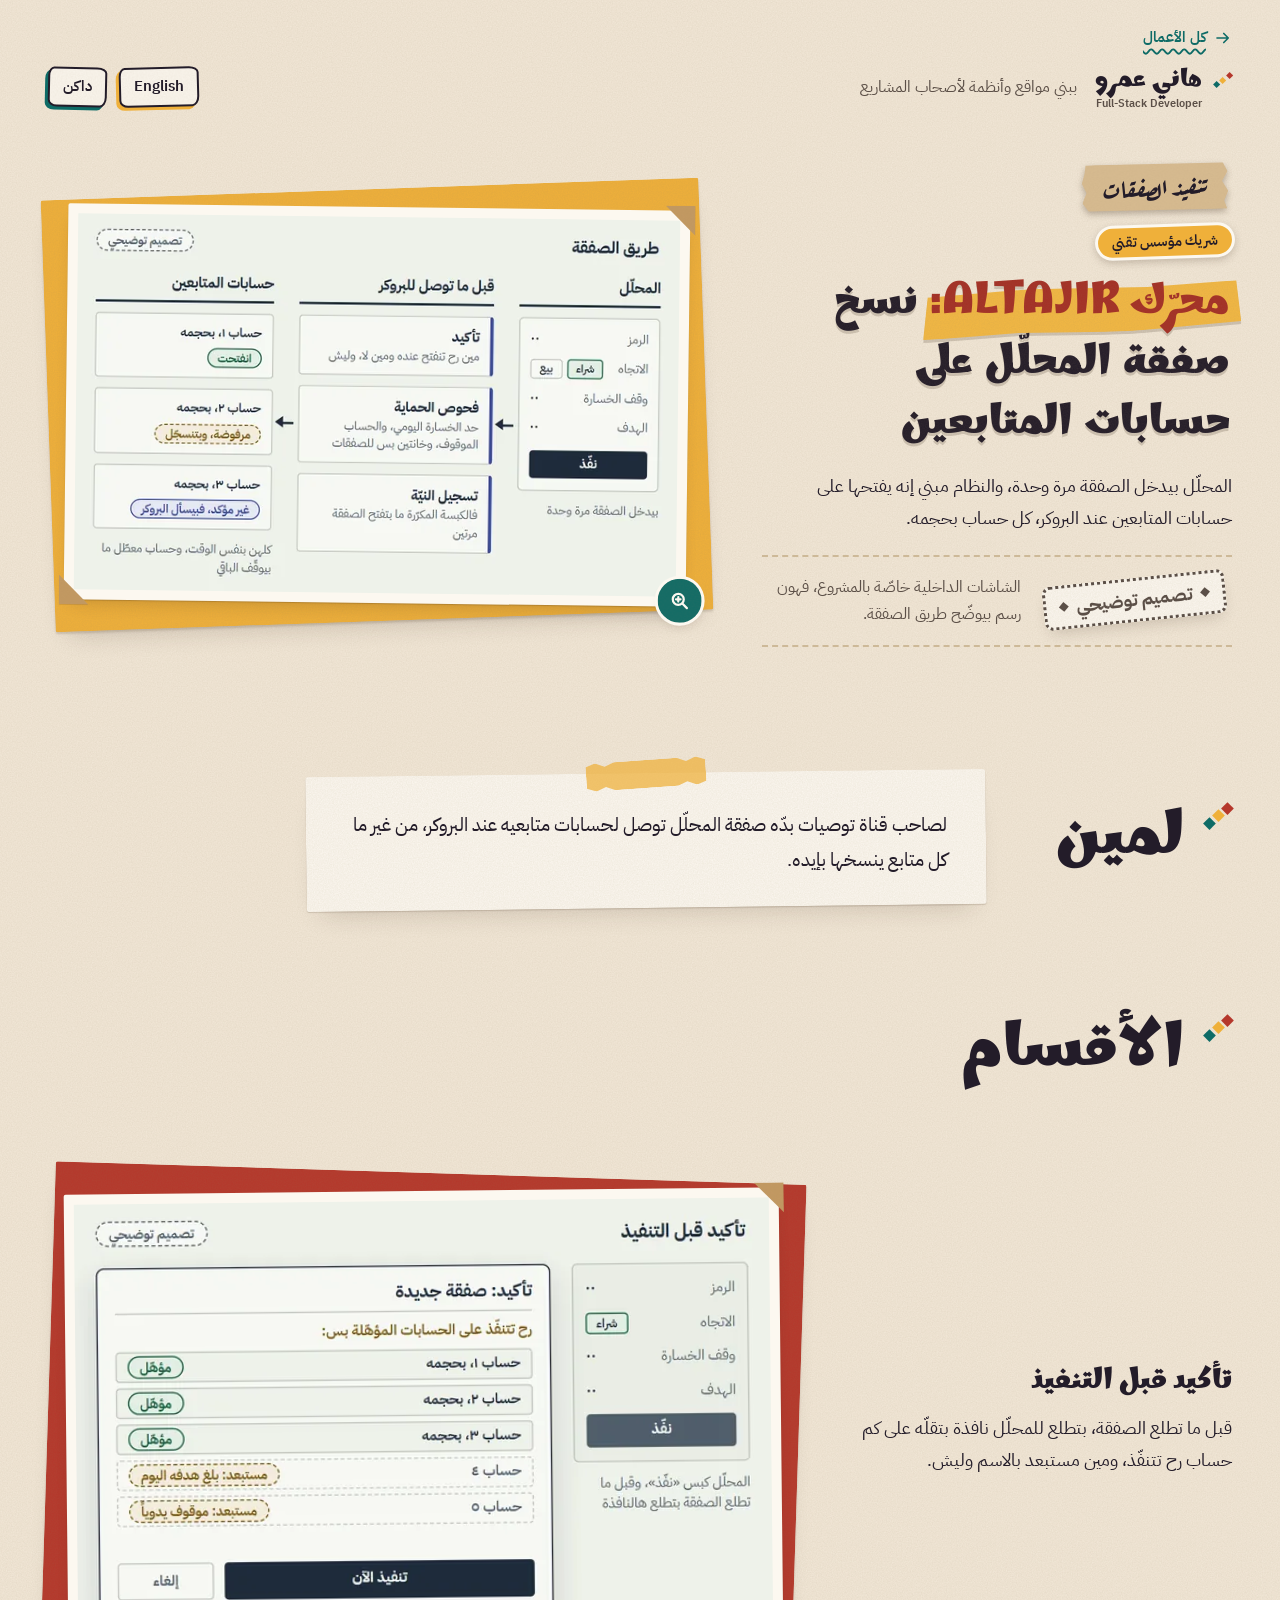
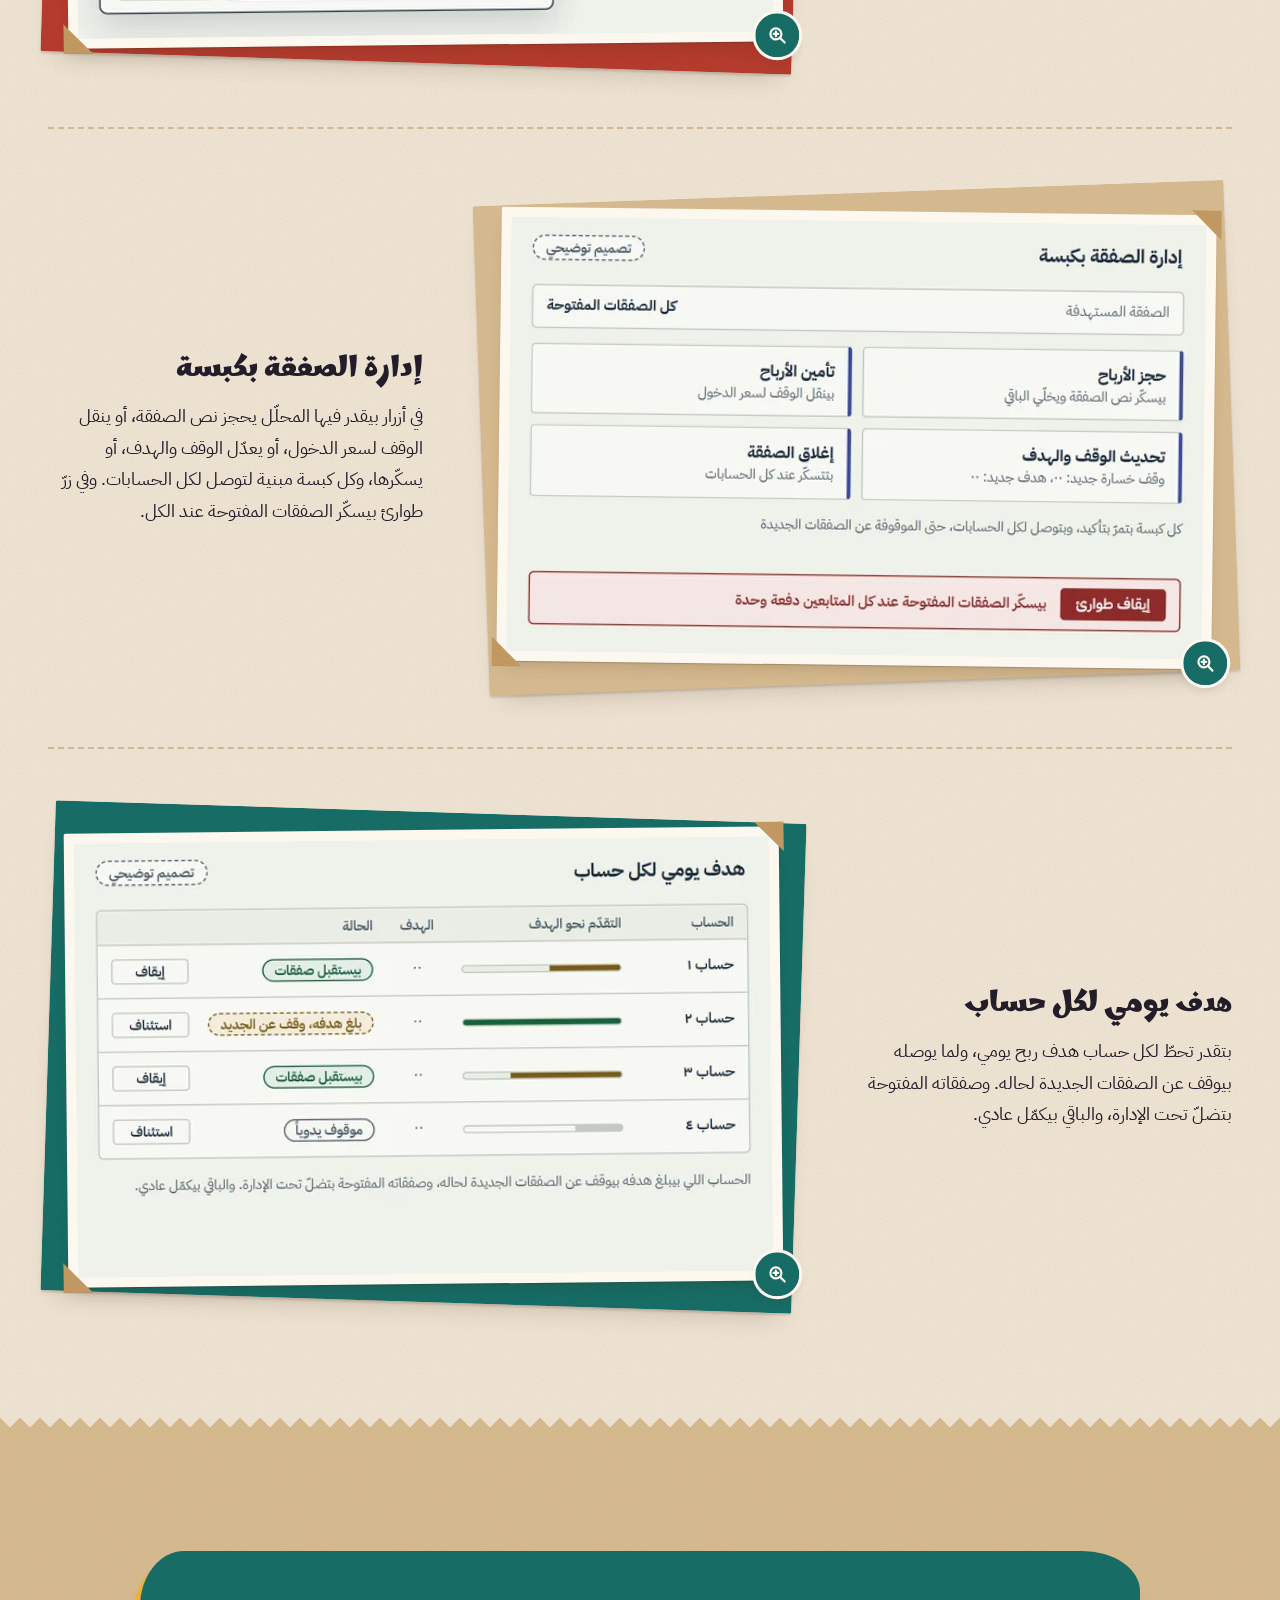
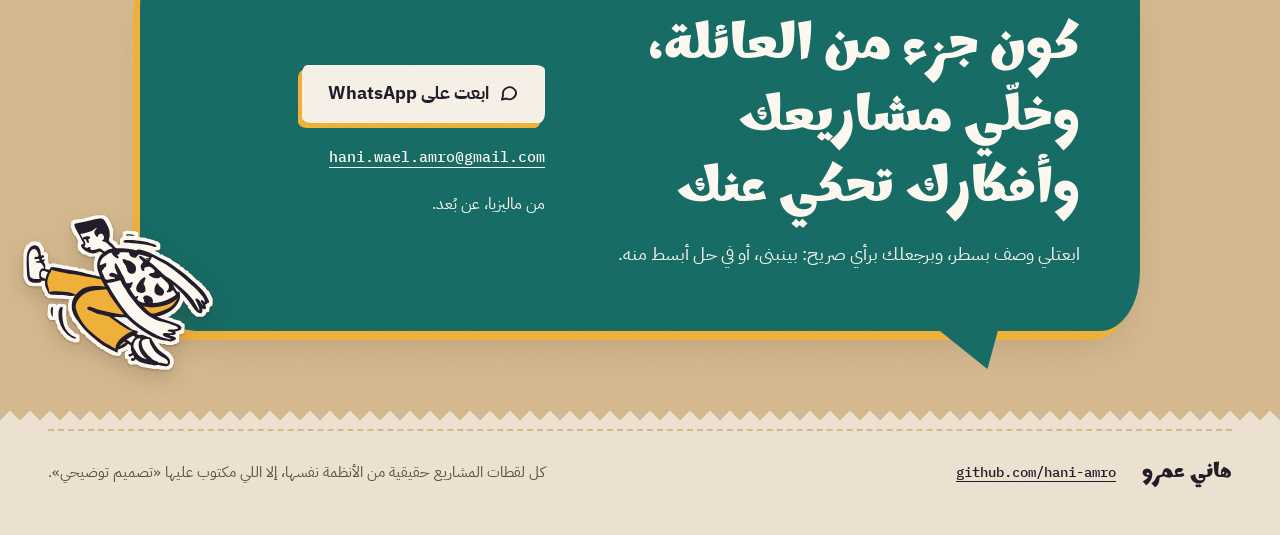
<file: work/altajir-engine.html>
<!doctype html>
<html lang="ar" dir="rtl" data-default-lang="ar">
<head>
<meta charset="utf-8">
<meta name="viewport" content="width=device-width, initial-scale=1">
<title>محرّك ALTAJIR: نسخ صفقة المحلّل على حسابات المتابعين</title>
<meta name="description" content="محرّك ALTAJIR مبني إنه يفتح صفقة المحلّل على حسابات المتابعين عند البروكر، كل حساب بحجمه، مع تأكيد قبل التنفيذ وإدارة بكبسة وهدف يومي لكل حساب.">
<meta name="color-scheme" content="light dark">
<meta property="og:type" content="article">
<meta property="og:title" content="محرّك ALTAJIR: نسخ صفقة المحلّل على حسابات المتابعين">
<meta property="og:description" content="محرّك ALTAJIR مبني إنه يفتح صفقة المحلّل على حسابات المتابعين عند البروكر، كل حساب بحجمه، مع تأكيد قبل التنفيذ وإدارة بكبسة وهدف يومي لكل حساب.">
<meta property="og:url" content="https://hani-amro.github.io/work/altajir-engine.html">
<meta property="og:locale" content="ar">
<meta property="og:image" content="https://hani-amro.github.io/img/og/hani-amro.jpg">
<meta property="og:image:width" content="1200">
<meta property="og:image:height" content="630">
<meta property="og:image:alt" content="كرت ورق ملصوق على لوح كرافت، مكتوب عليه «هاني عمرو» و«Full-Stack Developer»، وحواليه رسمتين">
<meta name="twitter:card" content="summary_large_image">
<link rel="icon" href="data:image/svg+xml,<svg xmlns='http://www.w3.org/2000/svg' viewBox='0 0 100 100'><rect width='100' height='100' rx='14' fill='%23F2E8D8'/><path d='M50 14 86 50 50 86 14 50z' fill='%23B5372B'/><path d='M50 34 66 50 50 66 34 50z' fill='%23EFB03A'/></svg>">
<script>(function(d){try{var s=localStorage,l=s.getItem('lang'),t=s.getItem('theme');if(t==='dark'||t==='light')d.setAttribute('data-theme',t);if((l==='en'||l==='ar')&&l!==d.getAttribute('data-default-lang')){d.lang=l;d.dir=l==='ar'?'rtl':'ltr';d.classList.add('i18n-wait');setTimeout(function(){d.classList.remove('i18n-wait')},300)}}catch(e){}try{if(matchMedia('(prefers-reduced-motion: no-preference)').matches){d.classList.add('motion');setTimeout(function(){if(!window.__craftReady)d.classList.remove('motion')},4000);addEventListener('pagereveal',function(e){var v=e.viewTransition,o=document.querySelector('.vt-on'),a=window.navigation&&navigation.activation,u=a&&a.from&&a.from.url||'',k=(u.split(/[?#]/)[0].split('/work/')[1]||'').replace('.html',''),s,r,f=function(){d.classList.remove('vt');if(s)s.classList.remove('vt-on')};if(o)o.classList.remove('vt-on');if(!v)return;d.classList.add('vt');v.finished.then(f,f);v.ready.catch(function(){});if(/^[a-z0-9-]+$/.test(k)&&(s=document.querySelector('#'+k+' [data-vt]'))){r=s.getBoundingClientRect();if(r.bottom>0&&r.top<innerHeight)s.classList.add('vt-on')}})}}catch(e){}})(document.documentElement)</script>
<link rel="preload" href="../fonts/ibm-plex-sans-arabic-400-arabic.woff2" as="font" type="font/woff2" crossorigin>
<link rel="preload" href="../fonts/marhey-700-arabic.woff2" as="font" type="font/woff2" crossorigin>
<link rel="stylesheet" href="../fonts.css">
<link rel="stylesheet" href="../site.css">
</head>
<body data-project="altajir-position-pnl">

<header class="top">
<div class="wrap top-in">
<a class="back" href="../index.html#systems"><svg class="arw fwd" viewBox="0 0 24 24" aria-hidden="true" focusable="false"><path d="M20 12H5m6-6-6 6 6 6"/></svg><span data-i18n="back" class="ul">كل الأعمال</span></a><a class="brand" href="../index.html"><span class="mark" aria-hidden="true"><i></i><i></i><i></i></span><span data-i18n="name">هاني عمرو</span><span class="brand-tag" lang="en" dir="ltr">Full-Stack Developer</span></a>
<p data-i18n="role" class="role">ببني مواقع وأنظمة لأصحاب المشاريع</p>
<div class="tools">
<button id="lang-toggle" class="tool" type="button" lang="en" aria-label="Switch to English">English</button>
<button id="theme-toggle" class="tool" type="button" aria-label="بدّل بين الفاتح والداكن" data-i18n-aria="theme-aria"><span data-i18n="theme-dark" data-icon="dark">داكن</span><span data-i18n="theme-light" data-icon="light">فاتح</span></button>
</div>
</div>
</header>

<main>
<section class="wrap pg-hero" data-paper="saffron" aria-labelledby="pg-h">
<div class="pg-copy">
<p class="kicker" data-reveal><span data-i18n="kicker">تنفيذ الصفقات</span></p>
<p class="role-tags"><span data-i18n="tag1" class="sticker role-tag">شريك مؤسس تقني</span></p>
<h1 data-i18n="h1" class="cut-title pg-title" id="pg-h"><span class="w hl" data-reveal><span class="t">محرّك ALTAJIR‏:</span></span> <span class="w" data-reveal><span class="t">نسخ</span></span> <span class="w" data-reveal><span class="t">صفقة</span></span> <span class="w" data-reveal><span class="t">المحلّل</span></span> <span class="w" data-reveal><span class="t">على</span></span> <span class="w" data-reveal><span class="t">حسابات</span></span> <span class="w" data-reveal><span class="t">المتابعين</span></span></h1>
<p data-i18n="line" class="line" data-reveal>المحلّل بيدخل الصفقة مرة وحدة، والنظام مبني إنه يفتحها على حسابات المتابعين عند البروكر، كل حساب بحجمه.</p>
<div class="status-row" data-reveal><div class="status"><span data-i18n="st-stamp" class="stamp" data-k="sketch" data-reveal>تصميم توضيحي</span>
<p data-i18n="st-note" class="note">الشاشات الداخلية خاصّة بالمشروع، فهون رسم بيوضّح طريق الصفقة.</p></div></div>
</div>
<div class="pg-vis"><span class="backing" aria-hidden="true" data-reveal></span><a class="print zoom" href="../img/altajir-engine/hero.webp" data-reveal data-vt><picture><source media="(max-width: 639px)" srcset="../img/altajir-engine/hero-640.webp" width="640" height="400"><img src="../img/altajir-engine/hero.webp" width="1200" height="750" alt="تصميم توضيحي لطريق الصفقة: المحلّل بيدخلها مرة وحدة، بتمرّ على التأكيد وفحوص الحماية وتسجيل النيّة، وبعدين بتوصل لحسابات المتابعين كل حساب بحجمه" data-i18n-alt="hero-alt" fetchpriority="high" decoding="async"></picture><span class="zoom-ico" aria-hidden="true"><svg class="arw" viewBox="0 0 24 24" aria-hidden="true" focusable="false"><circle cx="10.5" cy="10.5" r="6"/><path d="M15 15l5 5M8 10.5h5M10.5 8v5"/></svg></span></a></div>
</section>
<section class="wrap pg-who" aria-labelledby="who-h">
<h2 id="who-h" class="sec-title"><span class="dots" aria-hidden="true"><i></i><i></i><i></i></span><span data-i18n="who-h"><span class="pw" data-reveal>لمين</span></span></h2>
<div class="note-card" data-reveal><p data-i18n="who-p">لصاحب قناة توصيات بدّه صفقة المحلّل توصل لحسابات متابعيه عند البروكر، من غير ما كل متابع ينسخها بإيده.</p></div>
</section>
<section class="wrap pg-secs" aria-labelledby="sec-h">
<h2 id="sec-h" class="sec-title"><span class="dots" aria-hidden="true"><i></i><i></i><i></i></span><span data-i18n="sec-h"><span class="pw" data-reveal>الأقسام</span></span></h2>

<article class="pg-sec" data-paper="pom" aria-labelledby="s1-h">
<div class="pg-text"><h3 data-i18n="s1-h" id="s1-h"><span class="pw" data-reveal>تأكيد</span> <span class="pw" data-reveal>قبل</span> <span class="pw" data-reveal>التنفيذ</span></h3>
<p data-i18n="s1-p" class="line" data-reveal>قبل ما تطلع الصفقة، بتطلع للمحلّل نافذة بتقلّه على كم حساب رح تتنفّذ، ومين مستبعد بالاسم وليش.</p></div>
<div class="pg-vis"><span class="backing" aria-hidden="true" data-reveal></span><a class="print zoom" href="../img/altajir-engine/s1.webp" data-reveal><picture><source media="(max-width: 639px)" srcset="../img/altajir-engine/s1-640.webp" width="640" height="400"><img src="../img/altajir-engine/s1.webp" width="1200" height="750" alt="تصميم توضيحي لنافذة «تأكيد: صفقة جديدة»: حساب ١ و٢ و٣ مؤهّلين، وحساب ٤ مستبعد لأنه بلغ هدفه اليوم، وحساب ٥ موقوف يدوياً، وزرّ «تنفيذ الآن»" data-i18n-alt="s1-alt" loading="lazy" decoding="async"></picture><span class="zoom-ico" aria-hidden="true"><svg class="arw" viewBox="0 0 24 24" aria-hidden="true" focusable="false"><circle cx="10.5" cy="10.5" r="6"/><path d="M15 15l5 5M8 10.5h5M10.5 8v5"/></svg></span></a></div>
</article>

<article class="pg-sec" data-paper="kraft" aria-labelledby="s2-h">
<div class="pg-text"><h3 data-i18n="s2-h" id="s2-h"><span class="pw" data-reveal>إدارة</span> <span class="pw" data-reveal>الصفقة</span> <span class="pw" data-reveal>بكبسة</span></h3>
<p data-i18n="s2-p" class="line" data-reveal>في أزرار بيقدر فيها المحلّل يحجز نص الصفقة، أو ينقل الوقف لسعر الدخول، أو يعدّل الوقف والهدف، أو يسكّرها، وكل كبسة مبنية لتوصل لكل الحسابات. وفي زرّ طوارئ بيسكّر الصفقات المفتوحة عند الكل.</p></div>
<div class="pg-vis"><span class="backing" aria-hidden="true" data-reveal></span><a class="print zoom" href="../img/altajir-engine/s2.webp" data-reveal><picture><source media="(max-width: 639px)" srcset="../img/altajir-engine/s2-640.webp" width="640" height="400"><img src="../img/altajir-engine/s2.webp" width="1200" height="750" alt="تصميم توضيحي لأزرار إدارة الصفقة: حجز الأرباح، تأمين الأرباح، تحديث الوقف والهدف، إغلاق الصفقة، وتحتهم زرّ «إيقاف طوارئ» أحمر" data-i18n-alt="s2-alt" loading="lazy" decoding="async"></picture><span class="zoom-ico" aria-hidden="true"><svg class="arw" viewBox="0 0 24 24" aria-hidden="true" focusable="false"><circle cx="10.5" cy="10.5" r="6"/><path d="M15 15l5 5M8 10.5h5M10.5 8v5"/></svg></span></a></div>
</article>

<article class="pg-sec" data-paper="teal" aria-labelledby="s3-h">
<div class="pg-text"><h3 data-i18n="s3-h" id="s3-h"><span class="pw" data-reveal>هدف</span> <span class="pw" data-reveal>يومي</span> <span class="pw" data-reveal>لكل</span> <span class="pw" data-reveal>حساب</span></h3>
<p data-i18n="s3-p" class="line" data-reveal>بتقدر تحطّ لكل حساب هدف ربح يومي، ولما يوصله بيوقف عن الصفقات الجديدة لحاله. وصفقاته المفتوحة بتضلّ تحت الإدارة، والباقي بيكمّل عادي.</p></div>
<div class="pg-vis"><span class="backing" aria-hidden="true" data-reveal></span><a class="print zoom" href="../img/altajir-engine/s3.webp" data-reveal><picture><source media="(max-width: 639px)" srcset="../img/altajir-engine/s3-640.webp" width="640" height="400"><img src="../img/altajir-engine/s3.webp" width="1200" height="750" alt="تصميم توضيحي لجدول أهداف الحسابات: أشرطة تقدّم بلا أرقام، وحالات «بيستقبل صفقات» و«بلغ هدفه، وقف عن الجديد» و«موقوف يدوياً»، وأزرار إيقاف واستئناف" data-i18n-alt="s3-alt" loading="lazy" decoding="async"></picture><span class="zoom-ico" aria-hidden="true"><svg class="arw" viewBox="0 0 24 24" aria-hidden="true" focusable="false"><circle cx="10.5" cy="10.5" r="6"/><path d="M15 15l5 5M8 10.5h5M10.5 8v5"/></svg></span></a></div>
</article>
</section>

<section class="cta-band" aria-labelledby="cta-h">
<div class="wrap cta">
<div class="bubble" data-reveal>
<div class="ask-col">
<h2 data-i18n="cta-h" id="cta-h"><span class="pw" data-reveal>كون</span> <span class="pw" data-reveal>جزء</span> <span class="pw" data-reveal>من</span> <span class="pw" data-reveal>العائلة،</span> <span class="pw" data-reveal>وخلّي</span> <span class="pw" data-reveal>مشاريعك</span> <span class="pw" data-reveal>وأفكارك</span> <span class="pw" data-reveal>تحكي</span> <span class="pw" data-reveal>عنك</span></h2>
<p data-i18n="cta-p" class="ask">ابعتلي وصف بسطر، وبرجعلك برأي صريح: بينبنى، أو في حل أبسط منه.</p>
</div>
<div class="ways">
<a class="btn btn--big btn--light" href="https://wa.me/601172380996"><svg class="arw" viewBox="0 0 24 24" aria-hidden="true" focusable="false"><path d="M20.5 11.5a8 8 0 0 1-11.7 7.1L3.5 20l1.4-5A8 8 0 1 1 20.5 11.5Z"/></svg><span data-i18n="cta-wa">ابعت على WhatsApp</span></a>
<a class="mail" href="mailto:hani.wael.amro@gmail.com"><span class="ul">hani.wael.amro@gmail.com</span></a>
<p data-i18n="cta-note" class="cta-note">من ماليزيا، عن بُعد.</p>
</div>
<span class="dd dd-cta" aria-hidden="true" data-reveal><svg viewBox="73 25 880 720" focusable="false"><use href="../img/doodles.svg#dd-jumping"/></svg></span></div>
</div>
</section>
</main>

<footer class="foot">
<div class="wrap foot-in">
<span data-i18n="foot-name" class="foot-name">هاني عمرو</span>
<a class="gh" href="https://github.com/hani-amro"><span class="ul">github.com/hani-amro</span></a>
<p data-i18n="foot-real" class="foot-real">كل لقطات المشاريع حقيقية من الأنظمة نفسها، إلا اللي مكتوب عليها «تصميم توضيحي».</p>
</div>
</footer>

<dialog class="viewer" id="viewer"><button class="tool viewer-x" type="button"><svg class="arw" viewBox="0 0 24 24" aria-hidden="true" focusable="false"><path d="M6 6l12 12M18 6 6 18"/></svg><span data-i18n="viewer-x">سكّر</span></button><div class="viewer-body"></div></dialog>

<script src="../i18n/en-altajir-engine.js"></script>
<script src="../site.js"></script>
<script src="../viewer.js"></script>
<script src="../motion.min.js"></script>
<script src="../craft.js"></script>
</body>
</html>
</file>
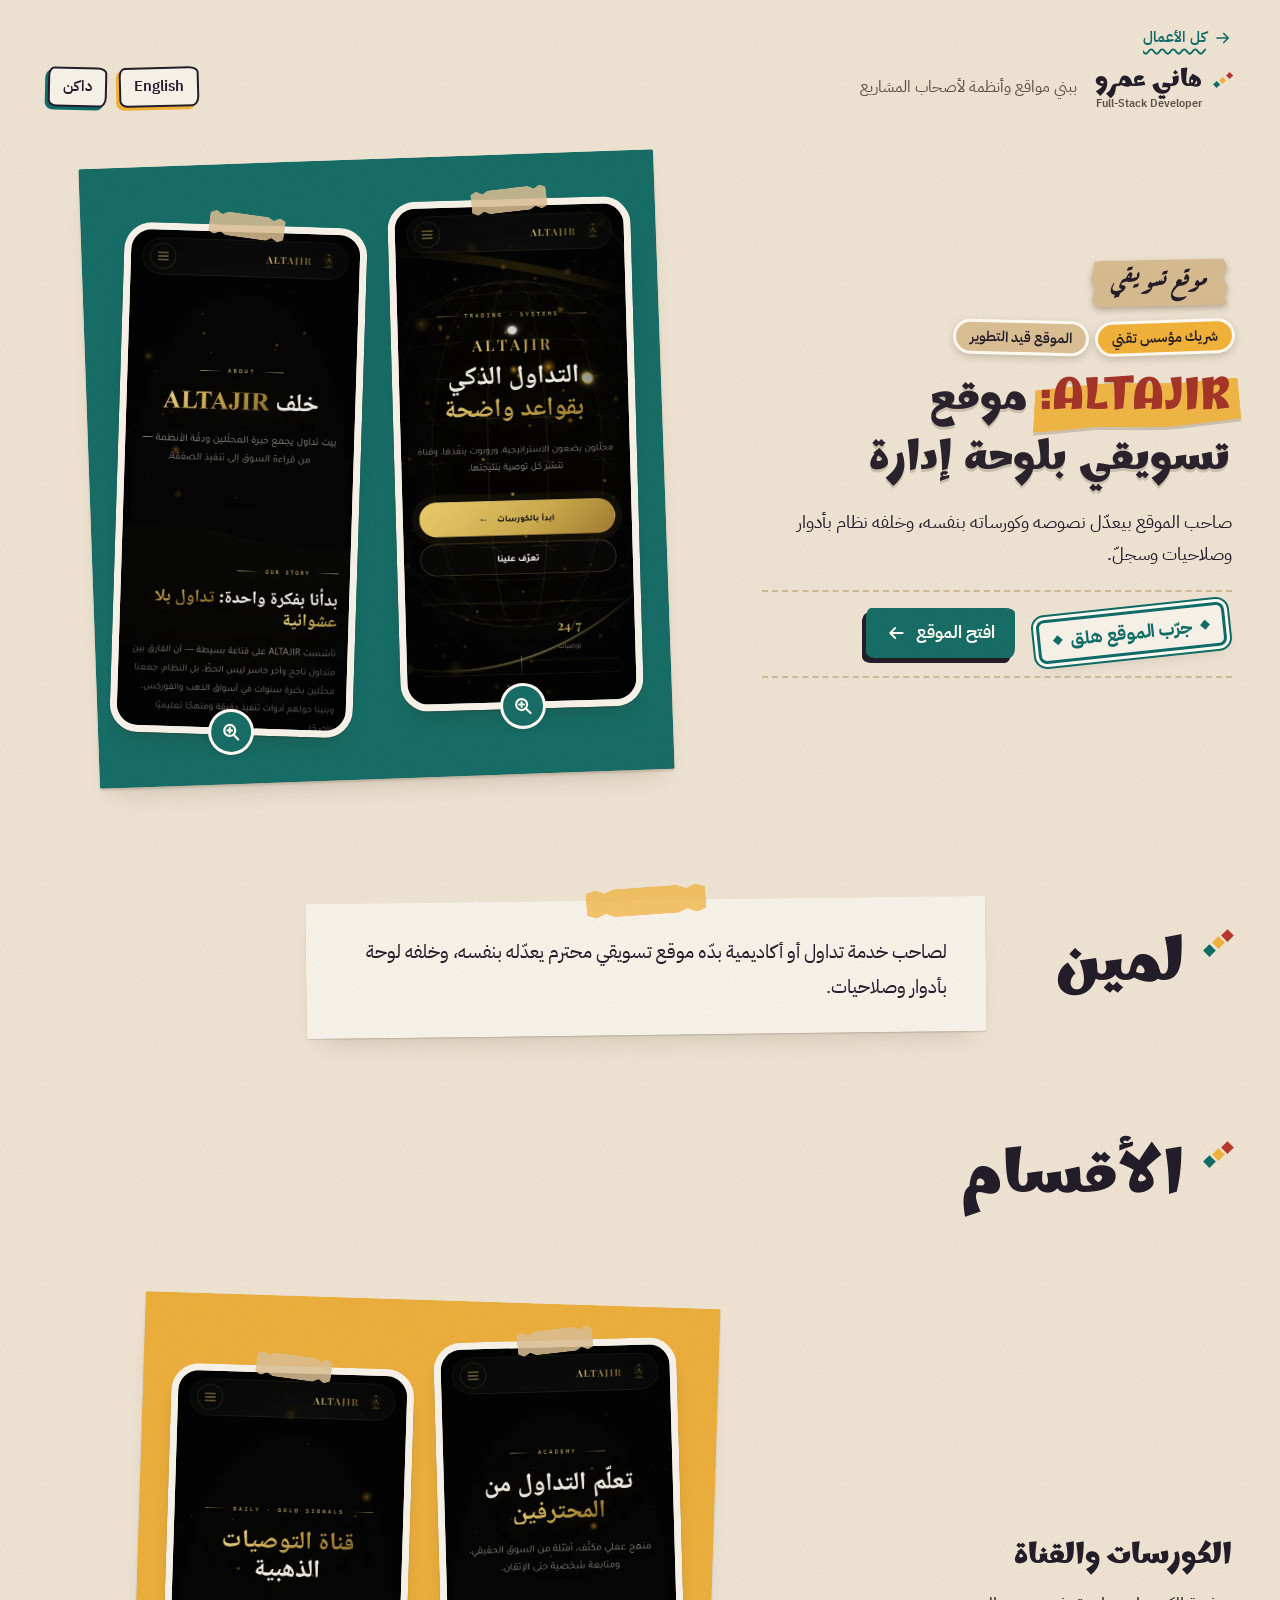
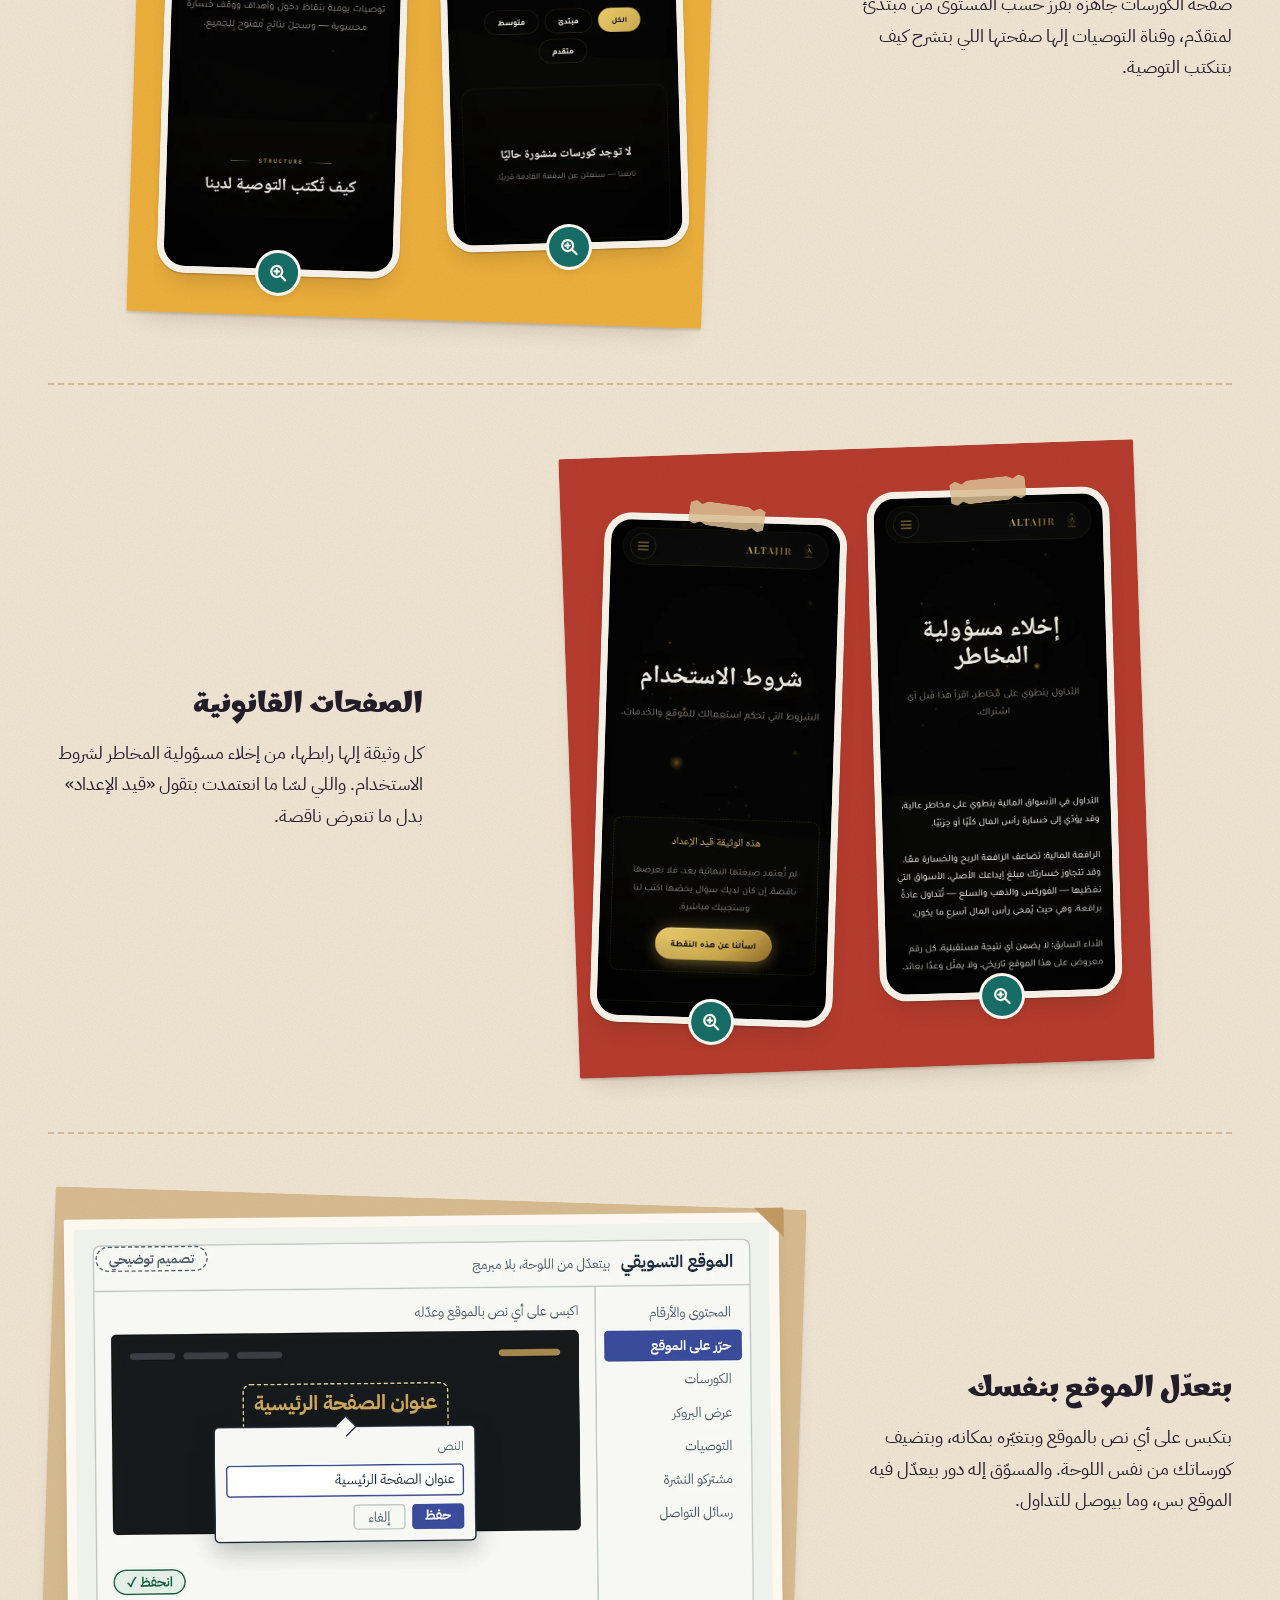
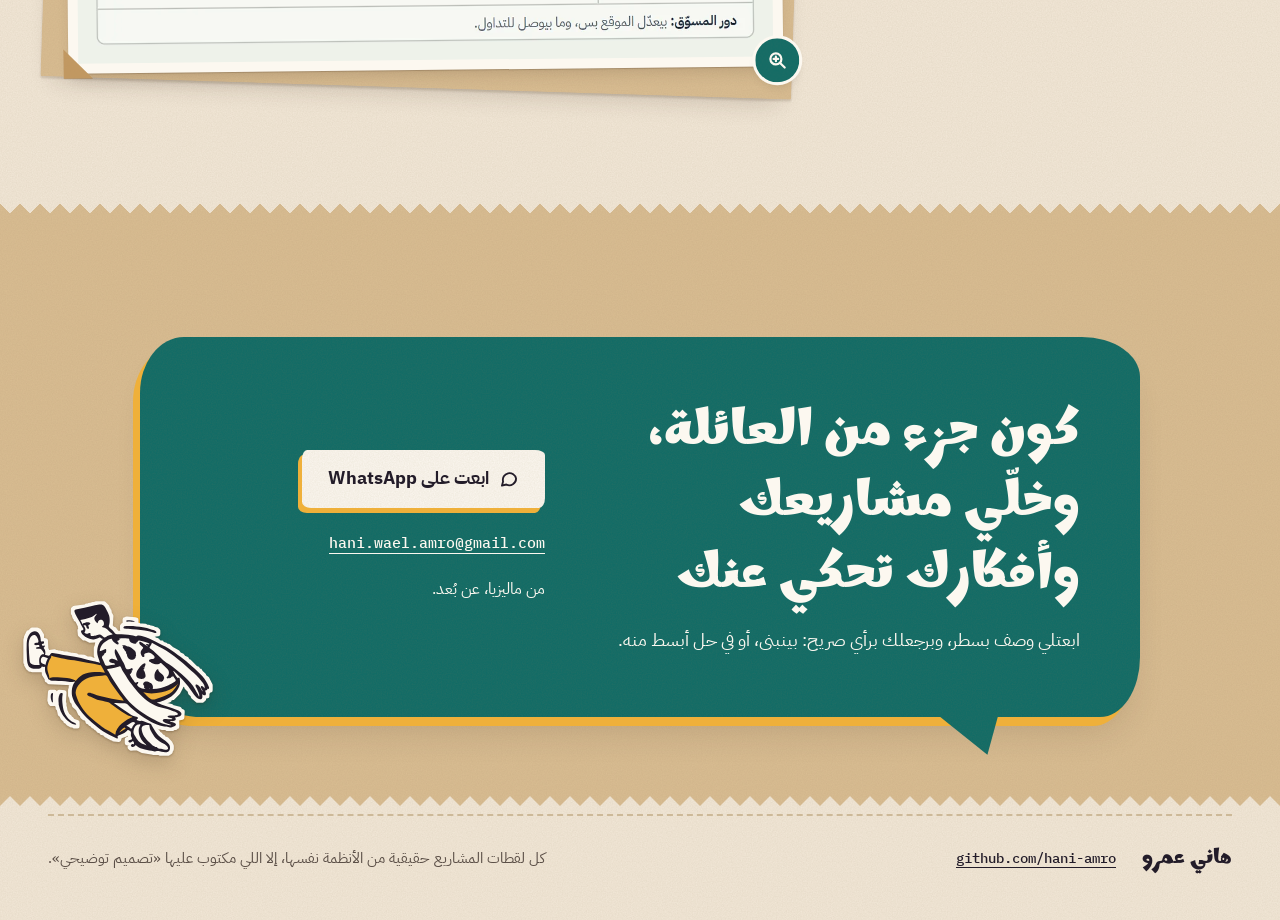
<file: work/altajir.html>
<!doctype html>
<html lang="ar" dir="rtl" data-default-lang="ar">
<head>
<meta charset="utf-8">
<meta name="viewport" content="width=device-width, initial-scale=1">
<title>ALTAJIR: موقع تسويقي بلوحة إدارة</title>
<meta name="description" content="موقع ALTAJIR التسويقي فيه رئيسية وصفحة خدمة وكورسات وقناة والصفحات القانونية، وكل نصوصه بتتعدّل من لوحة الإدارة بلا مبرمج.">
<meta name="color-scheme" content="light dark">
<meta property="og:type" content="article">
<meta property="og:title" content="ALTAJIR: موقع تسويقي بلوحة إدارة">
<meta property="og:description" content="موقع ALTAJIR التسويقي فيه رئيسية وصفحة خدمة وكورسات وقناة والصفحات القانونية، وكل نصوصه بتتعدّل من لوحة الإدارة بلا مبرمج.">
<meta property="og:url" content="https://hani-amro.github.io/work/altajir.html">
<meta property="og:locale" content="ar">
<meta property="og:image" content="https://hani-amro.github.io/img/og/hani-amro.jpg">
<meta property="og:image:width" content="1200">
<meta property="og:image:height" content="630">
<meta property="og:image:alt" content="كرت ورق ملصوق على لوح كرافت، مكتوب عليه «هاني عمرو» و«Full-Stack Developer»، وحواليه رسمتين">
<meta name="twitter:card" content="summary_large_image">
<link rel="icon" href="data:image/svg+xml,<svg xmlns='http://www.w3.org/2000/svg' viewBox='0 0 100 100'><rect width='100' height='100' rx='14' fill='%23F2E8D8'/><path d='M50 14 86 50 50 86 14 50z' fill='%23B5372B'/><path d='M50 34 66 50 50 66 34 50z' fill='%23EFB03A'/></svg>">
<script>(function(d){try{var s=localStorage,l=s.getItem('lang'),t=s.getItem('theme');if(t==='dark'||t==='light')d.setAttribute('data-theme',t);if((l==='en'||l==='ar')&&l!==d.getAttribute('data-default-lang')){d.lang=l;d.dir=l==='ar'?'rtl':'ltr';d.classList.add('i18n-wait');setTimeout(function(){d.classList.remove('i18n-wait')},300)}}catch(e){}try{if(matchMedia('(prefers-reduced-motion: no-preference)').matches){d.classList.add('motion');setTimeout(function(){if(!window.__craftReady)d.classList.remove('motion')},4000);addEventListener('pagereveal',function(e){var v=e.viewTransition,o=document.querySelector('.vt-on'),a=window.navigation&&navigation.activation,u=a&&a.from&&a.from.url||'',k=(u.split(/[?#]/)[0].split('/work/')[1]||'').replace('.html',''),s,r,f=function(){d.classList.remove('vt');if(s)s.classList.remove('vt-on')};if(o)o.classList.remove('vt-on');if(!v)return;d.classList.add('vt');v.finished.then(f,f);v.ready.catch(function(){});if(/^[a-z0-9-]+$/.test(k)&&(s=document.querySelector('#'+k+' [data-vt]'))){r=s.getBoundingClientRect();if(r.bottom>0&&r.top<innerHeight)s.classList.add('vt-on')}})}}catch(e){}})(document.documentElement)</script>
<link rel="preload" href="../fonts/ibm-plex-sans-arabic-400-arabic.woff2" as="font" type="font/woff2" crossorigin>
<link rel="preload" href="../fonts/marhey-700-arabic.woff2" as="font" type="font/woff2" crossorigin>
<link rel="stylesheet" href="../fonts.css">
<link rel="stylesheet" href="../site.css">
</head>
<body data-project="altajir-position-pnl">

<header class="top">
<div class="wrap top-in">
<a class="back" href="../index.html#systems"><svg class="arw fwd" viewBox="0 0 24 24" aria-hidden="true" focusable="false"><path d="M20 12H5m6-6-6 6 6 6"/></svg><span data-i18n="back" class="ul">كل الأعمال</span></a><a class="brand" href="../index.html"><span class="mark" aria-hidden="true"><i></i><i></i><i></i></span><span data-i18n="name">هاني عمرو</span><span class="brand-tag" lang="en" dir="ltr">Full-Stack Developer</span></a>
<p data-i18n="role" class="role">ببني مواقع وأنظمة لأصحاب المشاريع</p>
<div class="tools">
<button id="lang-toggle" class="tool" type="button" lang="en" aria-label="Switch to English">English</button>
<button id="theme-toggle" class="tool" type="button" aria-label="بدّل بين الفاتح والداكن" data-i18n-aria="theme-aria"><span data-i18n="theme-dark" data-icon="dark">داكن</span><span data-i18n="theme-light" data-icon="light">فاتح</span></button>
</div>
</div>
</header>

<main>
<section class="wrap pg-hero" data-paper="teal" aria-labelledby="pg-h">
<div class="pg-copy">
<p class="kicker" data-reveal><span data-i18n="kicker">موقع تسويقي</span></p>
<p class="role-tags"><span data-i18n="tag1" class="sticker role-tag">شريك مؤسس تقني</span><span data-i18n="tag2" class="sticker role-tag sticker--dev role-tag--dev">الموقع قيد التطوير</span></p>
<h1 data-i18n="h1" class="cut-title pg-title" id="pg-h"><span class="w hl" data-reveal><span class="t">ALTAJIR:</span></span> <span class="w" data-reveal><span class="t">موقع</span></span> <span class="w" data-reveal><span class="t">تسويقي</span></span> <span class="w" data-reveal><span class="t">بلوحة</span></span> <span class="w" data-reveal><span class="t">إدارة</span></span></h1>
<p data-i18n="line" class="line" data-reveal>صاحب الموقع بيعدّل نصوصه وكورساته بنفسه، وخلفه نظام بأدوار وصلاحيات وسجلّ.</p>
<div class="status-row" data-reveal><div class="status"><span data-i18n="st-stamp" class="stamp" data-k="site" data-reveal>جرّب الموقع هلق</span>
<div class="links"><a class="btn" href="https://copybridge.cloud"><span data-i18n="st-l0">افتح الموقع</span><svg class="arw fwd" viewBox="0 0 24 24" aria-hidden="true" focusable="false"><path d="M20 12H5m6-6-6 6 6 6"/></svg></a></div></div></div>
</div>
<div class="pg-vis pg-vis--phones"><span class="backing" aria-hidden="true" data-reveal></span><a class="phone-row zoom" href="../img/altajir/hero-1.webp" aria-label="الصفحة الرئيسية لموقع ALTAJIR على الموبايل بعنوان «التداول الذكي بقواعد واضحة» وزرّ «ابدأ بالكورسات»، وجنبها صفحة «خلف ALTAJIR»" data-i18n-aria="hero-alt"><span class="phone-card" style="--w:520;--h:1125" data-reveal><img src="../img/altajir/hero-1.webp" width="520" height="1125" alt="" decoding="async"><span class="zoom-ico" aria-hidden="true"><svg class="arw" viewBox="0 0 24 24" aria-hidden="true" focusable="false"><circle cx="10.5" cy="10.5" r="6"/><path d="M15 15l5 5M8 10.5h5M10.5 8v5"/></svg></span></span><span class="phone-card" style="--w:520;--h:1125" data-reveal><img src="../img/altajir/hero-2.webp" width="520" height="1125" alt="" decoding="async"><span class="zoom-ico" aria-hidden="true"><svg class="arw" viewBox="0 0 24 24" aria-hidden="true" focusable="false"><circle cx="10.5" cy="10.5" r="6"/><path d="M15 15l5 5M8 10.5h5M10.5 8v5"/></svg></span></span></a></div>
</section>
<section class="wrap pg-who" aria-labelledby="who-h">
<h2 id="who-h" class="sec-title"><span class="dots" aria-hidden="true"><i></i><i></i><i></i></span><span data-i18n="who-h"><span class="pw" data-reveal>لمين</span></span></h2>
<div class="note-card" data-reveal><p data-i18n="who-p">لصاحب خدمة تداول أو أكاديمية بدّه موقع تسويقي محترم يعدّله بنفسه، وخلفه لوحة بأدوار وصلاحيات.</p></div>
</section>
<section class="wrap pg-secs" aria-labelledby="sec-h">
<h2 id="sec-h" class="sec-title"><span class="dots" aria-hidden="true"><i></i><i></i><i></i></span><span data-i18n="sec-h"><span class="pw" data-reveal>الأقسام</span></span></h2>

<article class="pg-sec" data-paper="saffron" aria-labelledby="s1-h">
<div class="pg-text"><h3 data-i18n="s1-h" id="s1-h"><span class="pw" data-reveal>الكورسات</span> <span class="pw" data-reveal>والقناة</span></h3>
<p data-i18n="s1-p" class="line" data-reveal>صفحة الكورسات جاهزة بفرز حسب المستوى من مبتدئ لمتقدّم، وقناة التوصيات إلها صفحتها اللي بتشرح كيف بتنكتب التوصية.</p></div>
<div class="pg-vis pg-vis--phones"><span class="backing" aria-hidden="true" data-reveal></span><a class="phone-row zoom" href="../img/altajir/s1-1.webp" aria-label="صفحة «تعلّم التداول من المحترفين» بأزرار المستوى: الكل، مبتدئ، متوسط، متقدم، وتحت الأزرار «لا توجد كورسات منشورة حاليًا»، وجنبها صفحة «قناة التوصيات الذهبية» وقسم «كيف تُكتب التوصية لدينا»" data-i18n-aria="s1-alt"><span class="phone-card" style="--w:520;--h:1125" data-reveal><img src="../img/altajir/s1-1.webp" width="520" height="1125" alt="" loading="lazy" decoding="async"><span class="zoom-ico" aria-hidden="true"><svg class="arw" viewBox="0 0 24 24" aria-hidden="true" focusable="false"><circle cx="10.5" cy="10.5" r="6"/><path d="M15 15l5 5M8 10.5h5M10.5 8v5"/></svg></span></span><span class="phone-card" style="--w:520;--h:1125" data-reveal><img src="../img/altajir/s1-2.webp" width="520" height="1125" alt="" loading="lazy" decoding="async"><span class="zoom-ico" aria-hidden="true"><svg class="arw" viewBox="0 0 24 24" aria-hidden="true" focusable="false"><circle cx="10.5" cy="10.5" r="6"/><path d="M15 15l5 5M8 10.5h5M10.5 8v5"/></svg></span></span></a></div>
</article>

<article class="pg-sec" data-paper="pom" aria-labelledby="s2-h">
<div class="pg-text"><h3 data-i18n="s2-h" id="s2-h"><span class="pw" data-reveal>الصفحات</span> <span class="pw" data-reveal>القانونية</span></h3>
<p data-i18n="s2-p" class="line" data-reveal>كل وثيقة إلها رابطها، من إخلاء مسؤولية المخاطر لشروط الاستخدام. واللي لسّا ما انعتمدت بتقول «قيد الإعداد» بدل ما تنعرض ناقصة.</p></div>
<div class="pg-vis pg-vis--phones"><span class="backing" aria-hidden="true" data-reveal></span><a class="phone-row zoom" href="../img/altajir/s2-1.webp" aria-label="صفحة «إخلاء مسؤولية المخاطر» على الموبايل، وجنبها صفحة «شروط الاستخدام» عليها صندوق «هذه الوثيقة قيد الإعداد» وزرّ «اسألنا عن هذه النقطة»" data-i18n-aria="s2-alt"><span class="phone-card" style="--w:520;--h:1125" data-reveal><img src="../img/altajir/s2-1.webp" width="520" height="1125" alt="" loading="lazy" decoding="async"><span class="zoom-ico" aria-hidden="true"><svg class="arw" viewBox="0 0 24 24" aria-hidden="true" focusable="false"><circle cx="10.5" cy="10.5" r="6"/><path d="M15 15l5 5M8 10.5h5M10.5 8v5"/></svg></span></span><span class="phone-card" style="--w:520;--h:1125" data-reveal><img src="../img/altajir/s2-2.webp" width="520" height="1125" alt="" loading="lazy" decoding="async"><span class="zoom-ico" aria-hidden="true"><svg class="arw" viewBox="0 0 24 24" aria-hidden="true" focusable="false"><circle cx="10.5" cy="10.5" r="6"/><path d="M15 15l5 5M8 10.5h5M10.5 8v5"/></svg></span></span></a></div>
</article>

<article class="pg-sec" data-paper="kraft" aria-labelledby="s3-h">
<div class="pg-text"><h3 data-i18n="s3-h" id="s3-h"><span class="pw" data-reveal>بتعدّل</span> <span class="pw" data-reveal>الموقع</span> <span class="pw" data-reveal>بنفسك</span></h3>
<p data-i18n="s3-p" class="line" data-reveal>بتكبس على أي نص بالموقع وبتغيّره بمكانه، وبتضيف كورساتك من نفس اللوحة. والمسوّق إله دور بيعدّل فيه الموقع بس، وما بيوصل للتداول.</p></div>
<div class="pg-vis"><span class="backing" aria-hidden="true" data-reveal></span><a class="print zoom" href="../img/altajir/s3.webp" data-reveal><picture><source media="(max-width: 639px)" srcset="../img/altajir/s3-640.webp" width="640" height="400"><img src="../img/altajir/s3.webp" width="1200" height="750" alt="تصميم توضيحي لقسم الموقع التسويقي باللوحة: سبع تبويبات، ونص على الموقع بينعدّل بمكانه وبينحفظ، وسطر «دور المسوّق: بيعدّل الموقع بس، وما بيوصل للتداول»" data-i18n-alt="s3-alt" loading="lazy" decoding="async"></picture><span class="zoom-ico" aria-hidden="true"><svg class="arw" viewBox="0 0 24 24" aria-hidden="true" focusable="false"><circle cx="10.5" cy="10.5" r="6"/><path d="M15 15l5 5M8 10.5h5M10.5 8v5"/></svg></span></a></div>
</article>
</section>

<section class="cta-band" aria-labelledby="cta-h">
<div class="wrap cta">
<div class="bubble" data-reveal>
<div class="ask-col">
<h2 data-i18n="cta-h" id="cta-h"><span class="pw" data-reveal>كون</span> <span class="pw" data-reveal>جزء</span> <span class="pw" data-reveal>من</span> <span class="pw" data-reveal>العائلة،</span> <span class="pw" data-reveal>وخلّي</span> <span class="pw" data-reveal>مشاريعك</span> <span class="pw" data-reveal>وأفكارك</span> <span class="pw" data-reveal>تحكي</span> <span class="pw" data-reveal>عنك</span></h2>
<p data-i18n="cta-p" class="ask">ابعتلي وصف بسطر، وبرجعلك برأي صريح: بينبنى، أو في حل أبسط منه.</p>
</div>
<div class="ways">
<a class="btn btn--big btn--light" href="https://wa.me/601172380996"><svg class="arw" viewBox="0 0 24 24" aria-hidden="true" focusable="false"><path d="M20.5 11.5a8 8 0 0 1-11.7 7.1L3.5 20l1.4-5A8 8 0 1 1 20.5 11.5Z"/></svg><span data-i18n="cta-wa">ابعت على WhatsApp</span></a>
<a class="mail" href="mailto:hani.wael.amro@gmail.com"><span class="ul">hani.wael.amro@gmail.com</span></a>
<p data-i18n="cta-note" class="cta-note">من ماليزيا، عن بُعد.</p>
</div>
<span class="dd dd-cta" aria-hidden="true" data-reveal><svg viewBox="73 25 880 720" focusable="false"><use href="../img/doodles.svg#dd-jumping"/></svg></span></div>
</div>
</section>
</main>

<footer class="foot">
<div class="wrap foot-in">
<span data-i18n="foot-name" class="foot-name">هاني عمرو</span>
<a class="gh" href="https://github.com/hani-amro"><span class="ul">github.com/hani-amro</span></a>
<p data-i18n="foot-real" class="foot-real">كل لقطات المشاريع حقيقية من الأنظمة نفسها، إلا اللي مكتوب عليها «تصميم توضيحي».</p>
</div>
</footer>

<dialog class="viewer" id="viewer"><button class="tool viewer-x" type="button"><svg class="arw" viewBox="0 0 24 24" aria-hidden="true" focusable="false"><path d="M6 6l12 12M18 6 6 18"/></svg><span data-i18n="viewer-x">سكّر</span></button><div class="viewer-body"></div></dialog>

<script src="../i18n/en-altajir.js"></script>
<script src="../site.js"></script>
<script src="../viewer.js"></script>
<script src="../motion.min.js"></script>
<script src="../craft.js"></script>
</body>
</html>
</file>
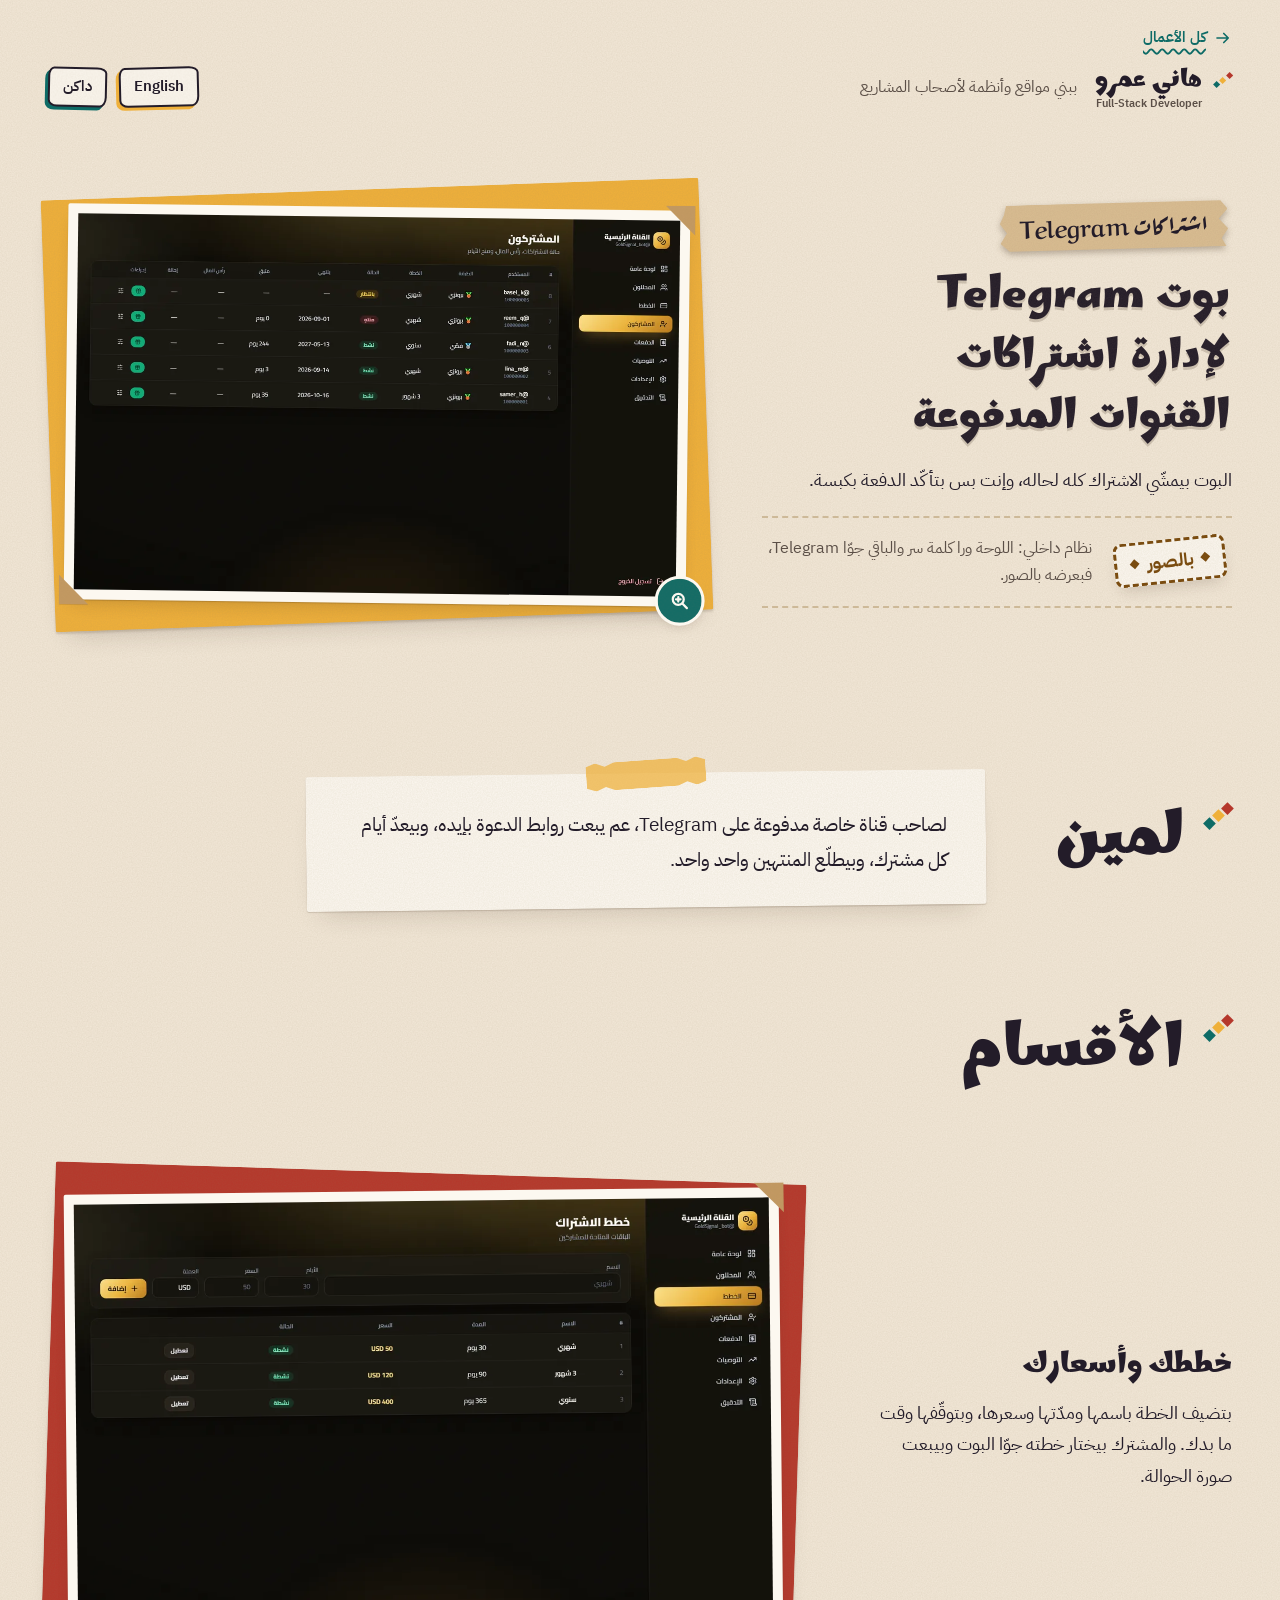
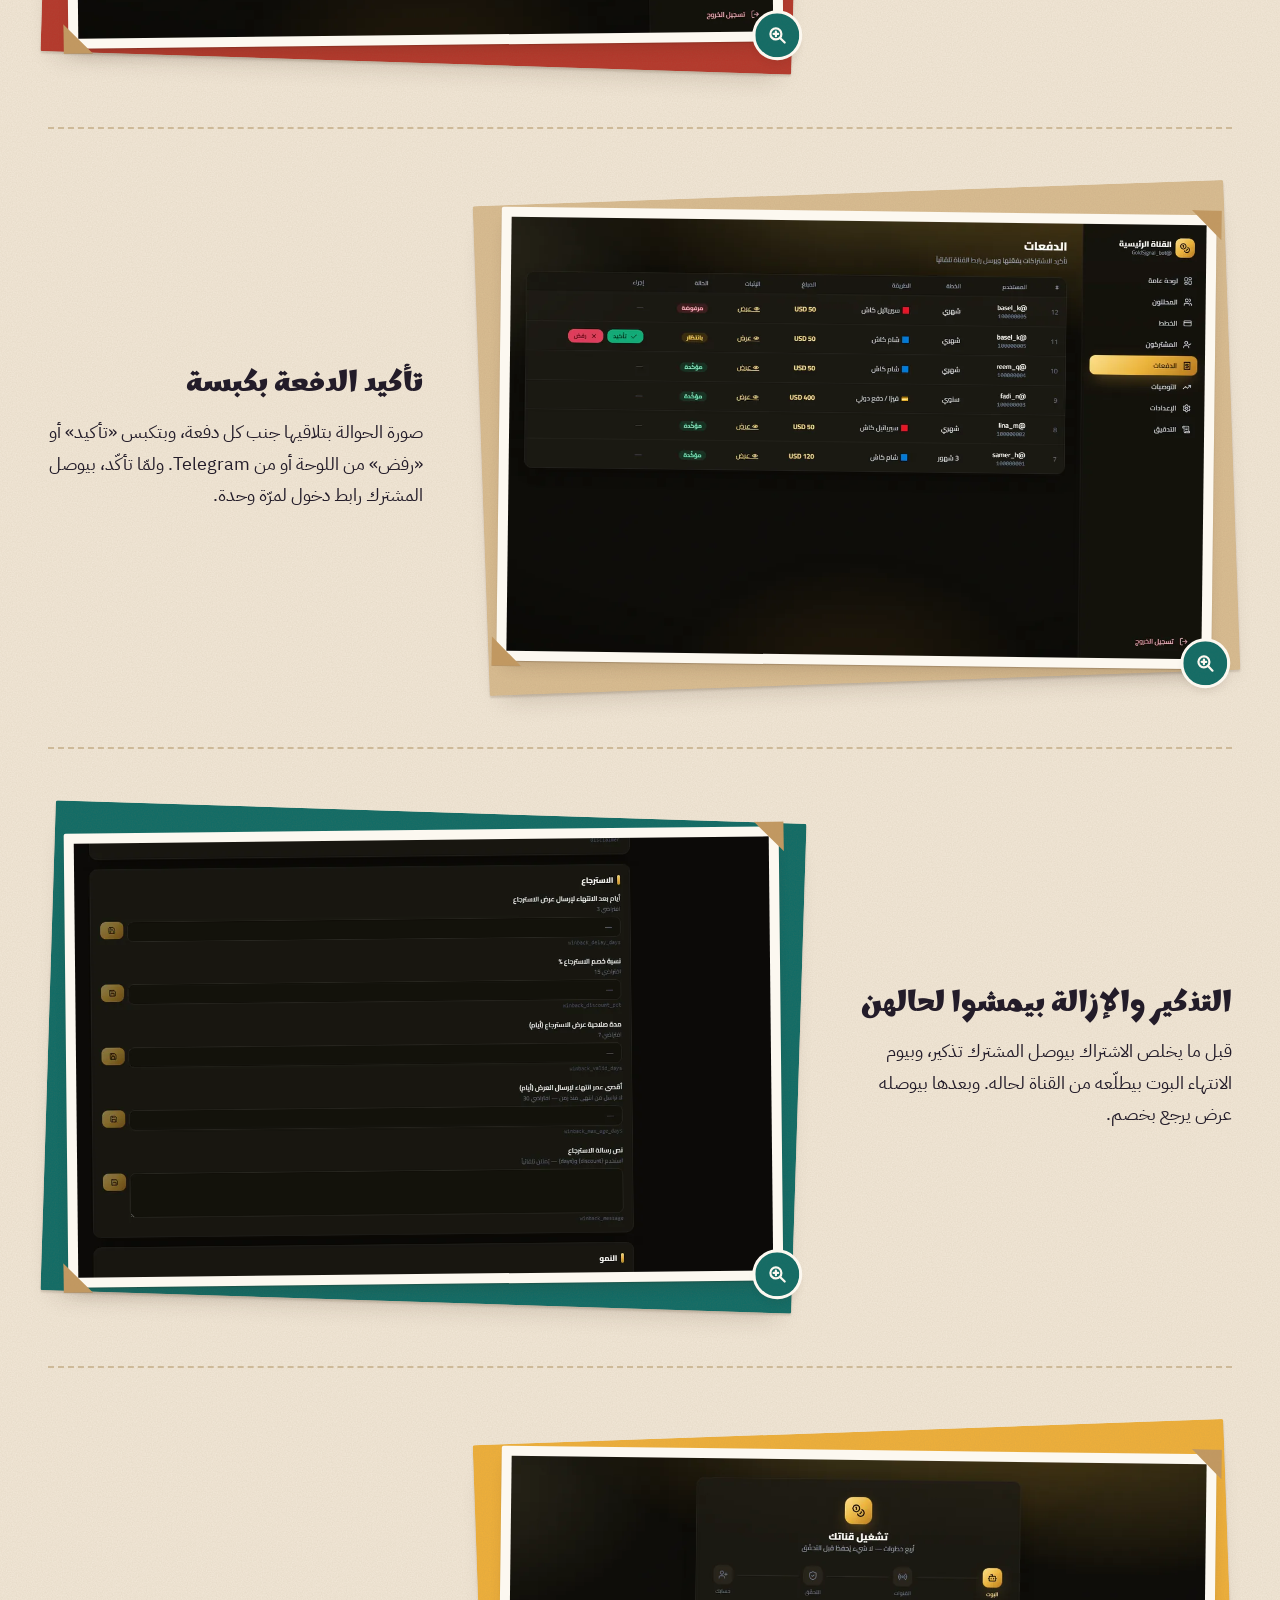
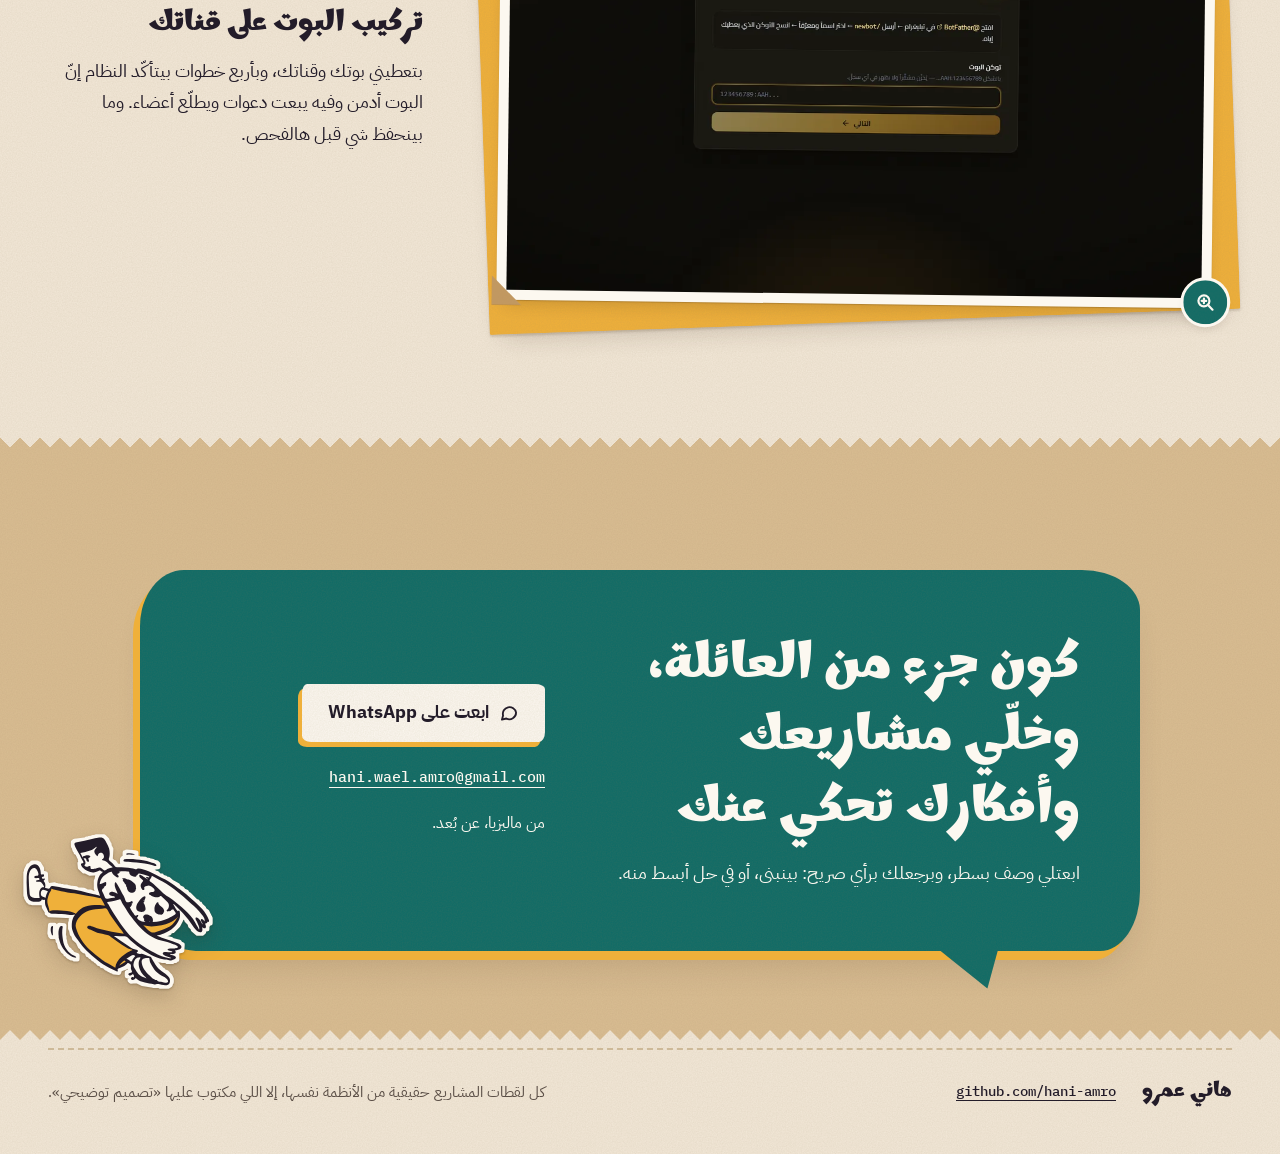
<file: work/gold-signals.html>
<!doctype html>
<html lang="ar" dir="rtl" data-default-lang="ar">
<head>
<meta charset="utf-8">
<meta name="viewport" content="width=device-width, initial-scale=1">
<title>بوت Telegram لإدارة اشتراكات القنوات المدفوعة</title>
<meta name="description" content="بوت Telegram بيدير اشتراكات القنوات المدفوعة: المشترك بيبعت صورة الحوالة، وبكبسة تأكيد بيوصله رابط دخول، وبيوم الانتهاء البوت بيطلّعه من القناة لحاله.">
<meta name="color-scheme" content="light dark">
<meta property="og:type" content="article">
<meta property="og:title" content="بوت Telegram لإدارة اشتراكات القنوات المدفوعة">
<meta property="og:description" content="بوت Telegram بيدير اشتراكات القنوات المدفوعة: المشترك بيبعت صورة الحوالة، وبكبسة تأكيد بيوصله رابط دخول، وبيوم الانتهاء البوت بيطلّعه من القناة لحاله.">
<meta property="og:url" content="https://hani-amro.github.io/work/gold-signals.html">
<meta property="og:locale" content="ar">
<meta property="og:image" content="https://hani-amro.github.io/img/og/hani-amro.jpg">
<meta property="og:image:width" content="1200">
<meta property="og:image:height" content="630">
<meta property="og:image:alt" content="كرت ورق ملصوق على لوح كرافت، مكتوب عليه «هاني عمرو» و«Full-Stack Developer»، وحواليه رسمتين">
<meta name="twitter:card" content="summary_large_image">
<link rel="icon" href="data:image/svg+xml,<svg xmlns='http://www.w3.org/2000/svg' viewBox='0 0 100 100'><rect width='100' height='100' rx='14' fill='%23F2E8D8'/><path d='M50 14 86 50 50 86 14 50z' fill='%23B5372B'/><path d='M50 34 66 50 50 66 34 50z' fill='%23EFB03A'/></svg>">
<script>(function(d){try{var s=localStorage,l=s.getItem('lang'),t=s.getItem('theme');if(t==='dark'||t==='light')d.setAttribute('data-theme',t);if((l==='en'||l==='ar')&&l!==d.getAttribute('data-default-lang')){d.lang=l;d.dir=l==='ar'?'rtl':'ltr';d.classList.add('i18n-wait');setTimeout(function(){d.classList.remove('i18n-wait')},300)}}catch(e){}try{if(matchMedia('(prefers-reduced-motion: no-preference)').matches){d.classList.add('motion');setTimeout(function(){if(!window.__craftReady)d.classList.remove('motion')},4000);addEventListener('pagereveal',function(e){var v=e.viewTransition,o=document.querySelector('.vt-on'),a=window.navigation&&navigation.activation,u=a&&a.from&&a.from.url||'',k=(u.split(/[?#]/)[0].split('/work/')[1]||'').replace('.html',''),s,r,f=function(){d.classList.remove('vt');if(s)s.classList.remove('vt-on')};if(o)o.classList.remove('vt-on');if(!v)return;d.classList.add('vt');v.finished.then(f,f);v.ready.catch(function(){});if(/^[a-z0-9-]+$/.test(k)&&(s=document.querySelector('#'+k+' [data-vt]'))){r=s.getBoundingClientRect();if(r.bottom>0&&r.top<innerHeight)s.classList.add('vt-on')}})}}catch(e){}})(document.documentElement)</script>
<link rel="preload" href="../fonts/ibm-plex-sans-arabic-400-arabic.woff2" as="font" type="font/woff2" crossorigin>
<link rel="preload" href="../fonts/marhey-700-arabic.woff2" as="font" type="font/woff2" crossorigin>
<link rel="stylesheet" href="../fonts.css">
<link rel="stylesheet" href="../site.css">
</head>
<body data-project="gold-signals">

<header class="top">
<div class="wrap top-in">
<a class="back" href="../index.html#systems"><svg class="arw fwd" viewBox="0 0 24 24" aria-hidden="true" focusable="false"><path d="M20 12H5m6-6-6 6 6 6"/></svg><span data-i18n="back" class="ul">كل الأعمال</span></a><a class="brand" href="../index.html"><span class="mark" aria-hidden="true"><i></i><i></i><i></i></span><span data-i18n="name">هاني عمرو</span><span class="brand-tag" lang="en" dir="ltr">Full-Stack Developer</span></a>
<p data-i18n="role" class="role">ببني مواقع وأنظمة لأصحاب المشاريع</p>
<div class="tools">
<button id="lang-toggle" class="tool" type="button" lang="en" aria-label="Switch to English">English</button>
<button id="theme-toggle" class="tool" type="button" aria-label="بدّل بين الفاتح والداكن" data-i18n-aria="theme-aria"><span data-i18n="theme-dark" data-icon="dark">داكن</span><span data-i18n="theme-light" data-icon="light">فاتح</span></button>
</div>
</div>
</header>

<main>
<section class="wrap pg-hero" data-paper="saffron" aria-labelledby="pg-h">
<div class="pg-copy">
<p class="kicker" data-reveal><span data-i18n="kicker">اشتراكات Telegram</span></p>

<h1 data-i18n="h1" class="cut-title pg-title" id="pg-h"><span class="w" data-reveal><span class="t">بوت</span></span> <span class="w" data-reveal><span class="t">Telegram</span></span> <span class="w" data-reveal><span class="t">لإدارة</span></span> <span class="w" data-reveal><span class="t">اشتراكات</span></span> <span class="w" data-reveal><span class="t">القنوات</span></span> <span class="w" data-reveal><span class="t">المدفوعة</span></span></h1>
<p data-i18n="line" class="line" data-reveal>البوت بيمشّي الاشتراك كله لحاله، وإنت بس بتأكّد الدفعة بكبسة.</p>
<div class="status-row" data-reveal><div class="status"><span data-i18n="st-stamp" class="stamp" data-k="photos" data-reveal>بالصور</span>
<p data-i18n="st-note" class="note">نظام داخلي: اللوحة ورا كلمة سر والباقي جوّا Telegram، فبعرضه بالصور.</p></div></div>
</div>
<div class="pg-vis"><span class="backing" aria-hidden="true" data-reveal></span><a class="print zoom" href="../img/gold-signals/hero.webp" data-reveal data-vt><picture><source media="(max-width: 639px)" srcset="../img/gold-signals/hero-640.webp" width="640" height="400"><img src="../img/gold-signals/hero.webp" width="1200" height="750" alt="لوحة البوت: جدول المشتركين بخطة كل مشترك وحالته (نشط، منتهي، بانتظار) وتاريخ انتهائه وأيامه الباقية، ببيانات تجريبية" data-i18n-alt="hero-alt" fetchpriority="high" decoding="async"></picture><span class="zoom-ico" aria-hidden="true"><svg class="arw" viewBox="0 0 24 24" aria-hidden="true" focusable="false"><circle cx="10.5" cy="10.5" r="6"/><path d="M15 15l5 5M8 10.5h5M10.5 8v5"/></svg></span></a></div>
</section>
<section class="wrap pg-who" aria-labelledby="who-h">
<h2 id="who-h" class="sec-title"><span class="dots" aria-hidden="true"><i></i><i></i><i></i></span><span data-i18n="who-h"><span class="pw" data-reveal>لمين</span></span></h2>
<div class="note-card" data-reveal><p data-i18n="who-p">لصاحب قناة خاصة مدفوعة على Telegram، عم يبعت روابط الدعوة بإيده، وبيعدّ أيام كل مشترك، وبيطلّع المنتهين واحد واحد.</p></div>
</section>
<section class="wrap pg-secs" aria-labelledby="sec-h">
<h2 id="sec-h" class="sec-title"><span class="dots" aria-hidden="true"><i></i><i></i><i></i></span><span data-i18n="sec-h"><span class="pw" data-reveal>الأقسام</span></span></h2>

<article class="pg-sec" data-paper="pom" aria-labelledby="s1-h">
<div class="pg-text"><h3 data-i18n="s1-h" id="s1-h"><span class="pw" data-reveal>خططك</span> <span class="pw" data-reveal>وأسعارك</span></h3>
<p data-i18n="s1-p" class="line" data-reveal>بتضيف الخطة باسمها ومدّتها وسعرها، وبتوقّفها وقت ما بدك. والمشترك بيختار خطته جوّا البوت وبيبعت صورة الحوالة.</p></div>
<div class="pg-vis"><span class="backing" aria-hidden="true" data-reveal></span><a class="print zoom" href="../img/gold-signals/s1.webp" data-reveal><picture><source media="(max-width: 639px)" srcset="../img/gold-signals/s1-640.webp" width="640" height="400"><img src="../img/gold-signals/s1.webp" width="1200" height="750" alt="صفحة خطط الاشتراك: خانات الاسم والأيام والسعر والعملة مع زرّ «إضافة»، وتحتها تلات خطط (شهري، 3 شهور، سنوي) بسعر كل وحدة وزرّ «تعطيل»" data-i18n-alt="s1-alt" loading="lazy" decoding="async"></picture><span class="zoom-ico" aria-hidden="true"><svg class="arw" viewBox="0 0 24 24" aria-hidden="true" focusable="false"><circle cx="10.5" cy="10.5" r="6"/><path d="M15 15l5 5M8 10.5h5M10.5 8v5"/></svg></span></a></div>
</article>

<article class="pg-sec" data-paper="kraft" aria-labelledby="s2-h">
<div class="pg-text"><h3 data-i18n="s2-h" id="s2-h"><span class="pw" data-reveal>تأكيد</span> <span class="pw" data-reveal>الدفعة</span> <span class="pw" data-reveal>بكبسة</span></h3>
<p data-i18n="s2-p" class="line" data-reveal>صورة الحوالة بتلاقيها جنب كل دفعة، وبتكبس «تأكيد» أو «رفض» من اللوحة أو من Telegram. ولمّا تأكّد، بيوصل المشترك رابط دخول لمرّة وحدة.</p></div>
<div class="pg-vis"><span class="backing" aria-hidden="true" data-reveal></span><a class="print zoom" href="../img/gold-signals/s2.webp" data-reveal><picture><source media="(max-width: 639px)" srcset="../img/gold-signals/s2-640.webp" width="640" height="400"><img src="../img/gold-signals/s2.webp" width="1200" height="750" alt="صفحة الدفعات ببيانات تجريبية: دفعة بانتظار جنبها زرّين «تأكيد» و«رفض»، ودفعات مؤكَّدة وواحدة مرفوضة، وبكل صف رابط «عرض» لصورة الإثبات" data-i18n-alt="s2-alt" loading="lazy" decoding="async"></picture><span class="zoom-ico" aria-hidden="true"><svg class="arw" viewBox="0 0 24 24" aria-hidden="true" focusable="false"><circle cx="10.5" cy="10.5" r="6"/><path d="M15 15l5 5M8 10.5h5M10.5 8v5"/></svg></span></a></div>
</article>

<article class="pg-sec" data-paper="teal" aria-labelledby="s3-h">
<div class="pg-text"><h3 data-i18n="s3-h" id="s3-h"><span class="pw" data-reveal>التذكير</span> <span class="pw" data-reveal>والإزالة</span> <span class="pw" data-reveal>بيمشوا</span> <span class="pw" data-reveal>لحالهن</span></h3>
<p data-i18n="s3-p" class="line" data-reveal>قبل ما يخلص الاشتراك بيوصل المشترك تذكير، وبيوم الانتهاء البوت بيطلّعه من القناة لحاله. وبعدها بيوصله عرض يرجع بخصم.</p></div>
<div class="pg-vis"><span class="backing" aria-hidden="true" data-reveal></span><a class="print zoom" href="../img/gold-signals/s3.webp" data-reveal><picture><source media="(max-width: 639px)" srcset="../img/gold-signals/s3-640.webp" width="640" height="400"><img src="../img/gold-signals/s3.webp" width="1200" height="750" alt="إعدادات عرض الرجعة باللوحة: بعد كم يوم من الانتهاء بيوصل العرض (3)، ونسبة الخصم (⁦15%⁩)، وكم يوم بيضلّ صالح (7)، ونصّ الرسالة" data-i18n-alt="s3-alt" loading="lazy" decoding="async"></picture><span class="zoom-ico" aria-hidden="true"><svg class="arw" viewBox="0 0 24 24" aria-hidden="true" focusable="false"><circle cx="10.5" cy="10.5" r="6"/><path d="M15 15l5 5M8 10.5h5M10.5 8v5"/></svg></span></a></div>
</article>

<article class="pg-sec" data-paper="saffron" aria-labelledby="s4-h">
<div class="pg-text"><h3 data-i18n="s4-h" id="s4-h"><span class="pw" data-reveal>تركيب</span> <span class="pw" data-reveal>البوت</span> <span class="pw" data-reveal>على</span> <span class="pw" data-reveal>قناتك</span></h3>
<p data-i18n="s4-p" class="line" data-reveal>بتعطيني بوتك وقناتك، وبأربع خطوات بيتأكّد النظام إنّ البوت أدمن وفيه يبعت دعوات ويطلّع أعضاء. وما بينحفظ شي قبل هالفحص.</p></div>
<div class="pg-vis"><span class="backing" aria-hidden="true" data-reveal></span><a class="print zoom" href="../img/gold-signals/s4.webp" data-reveal><picture><source media="(max-width: 639px)" srcset="../img/gold-signals/s4-640.webp" width="640" height="400"><img src="../img/gold-signals/s4.webp" width="1200" height="750" alt="خطوات تشغيل القناة: شريط بأربع خطوات (البوت، القنوات، التحقّق، حسابك)، وشرح لإنشاء البوت من BotFather، وخانة لرمز البوت" data-i18n-alt="s4-alt" loading="lazy" decoding="async"></picture><span class="zoom-ico" aria-hidden="true"><svg class="arw" viewBox="0 0 24 24" aria-hidden="true" focusable="false"><circle cx="10.5" cy="10.5" r="6"/><path d="M15 15l5 5M8 10.5h5M10.5 8v5"/></svg></span></a></div>
</article>
</section>

<section class="cta-band" aria-labelledby="cta-h">
<div class="wrap cta">
<div class="bubble" data-reveal>
<div class="ask-col">
<h2 data-i18n="cta-h" id="cta-h"><span class="pw" data-reveal>كون</span> <span class="pw" data-reveal>جزء</span> <span class="pw" data-reveal>من</span> <span class="pw" data-reveal>العائلة،</span> <span class="pw" data-reveal>وخلّي</span> <span class="pw" data-reveal>مشاريعك</span> <span class="pw" data-reveal>وأفكارك</span> <span class="pw" data-reveal>تحكي</span> <span class="pw" data-reveal>عنك</span></h2>
<p data-i18n="cta-p" class="ask">ابعتلي وصف بسطر، وبرجعلك برأي صريح: بينبنى، أو في حل أبسط منه.</p>
</div>
<div class="ways">
<a class="btn btn--big btn--light" href="https://wa.me/601172380996"><svg class="arw" viewBox="0 0 24 24" aria-hidden="true" focusable="false"><path d="M20.5 11.5a8 8 0 0 1-11.7 7.1L3.5 20l1.4-5A8 8 0 1 1 20.5 11.5Z"/></svg><span data-i18n="cta-wa">ابعت على WhatsApp</span></a>
<a class="mail" href="mailto:hani.wael.amro@gmail.com"><span class="ul">hani.wael.amro@gmail.com</span></a>
<p data-i18n="cta-note" class="cta-note">من ماليزيا، عن بُعد.</p>
</div>
<span class="dd dd-cta" aria-hidden="true" data-reveal><svg viewBox="73 25 880 720" focusable="false"><use href="../img/doodles.svg#dd-jumping"/></svg></span></div>
</div>
</section>
</main>

<footer class="foot">
<div class="wrap foot-in">
<span data-i18n="foot-name" class="foot-name">هاني عمرو</span>
<a class="gh" href="https://github.com/hani-amro"><span class="ul">github.com/hani-amro</span></a>
<p data-i18n="foot-real" class="foot-real">كل لقطات المشاريع حقيقية من الأنظمة نفسها، إلا اللي مكتوب عليها «تصميم توضيحي».</p>
</div>
</footer>

<dialog class="viewer" id="viewer"><button class="tool viewer-x" type="button"><svg class="arw" viewBox="0 0 24 24" aria-hidden="true" focusable="false"><path d="M6 6l12 12M18 6 6 18"/></svg><span data-i18n="viewer-x">سكّر</span></button><div class="viewer-body"></div></dialog>

<script src="../i18n/en-gold-signals.js"></script>
<script src="../site.js"></script>
<script src="../viewer.js"></script>
<script src="../motion.min.js"></script>
<script src="../craft.js"></script>
</body>
</html>
</file>
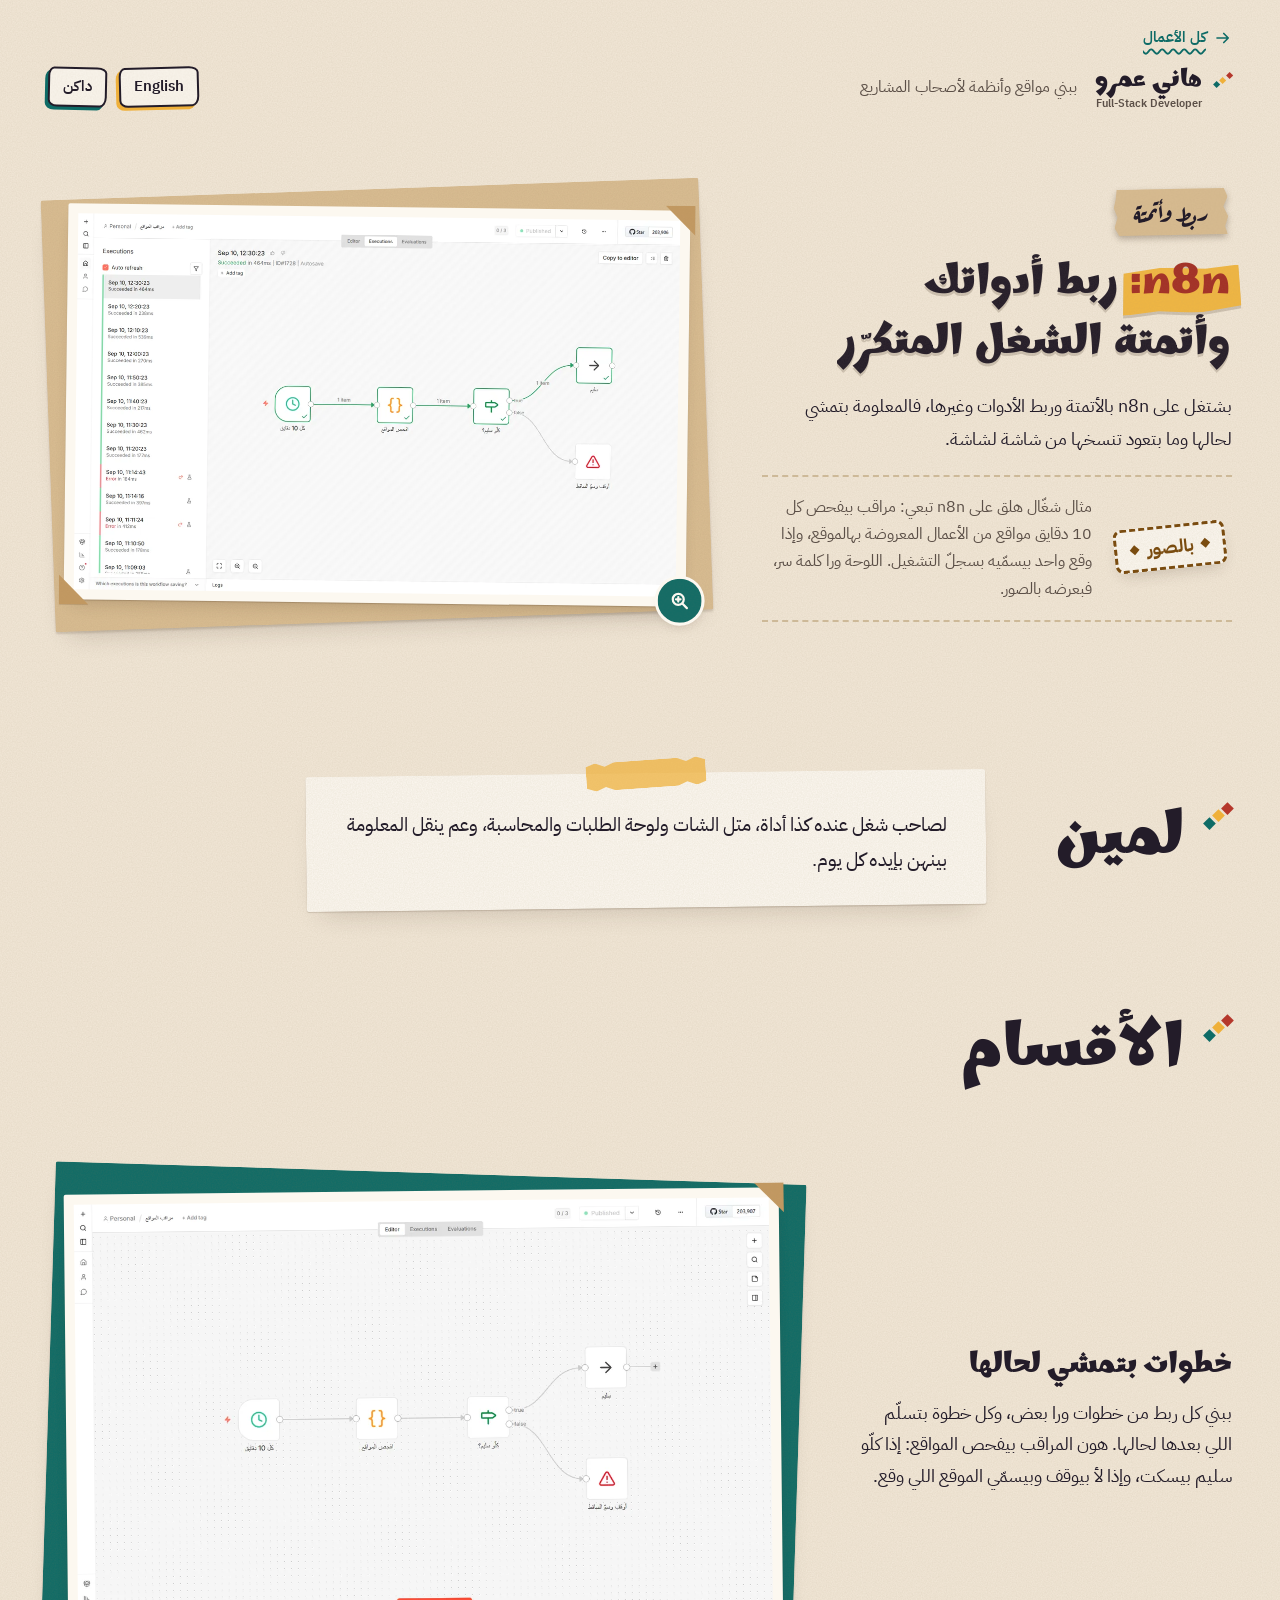
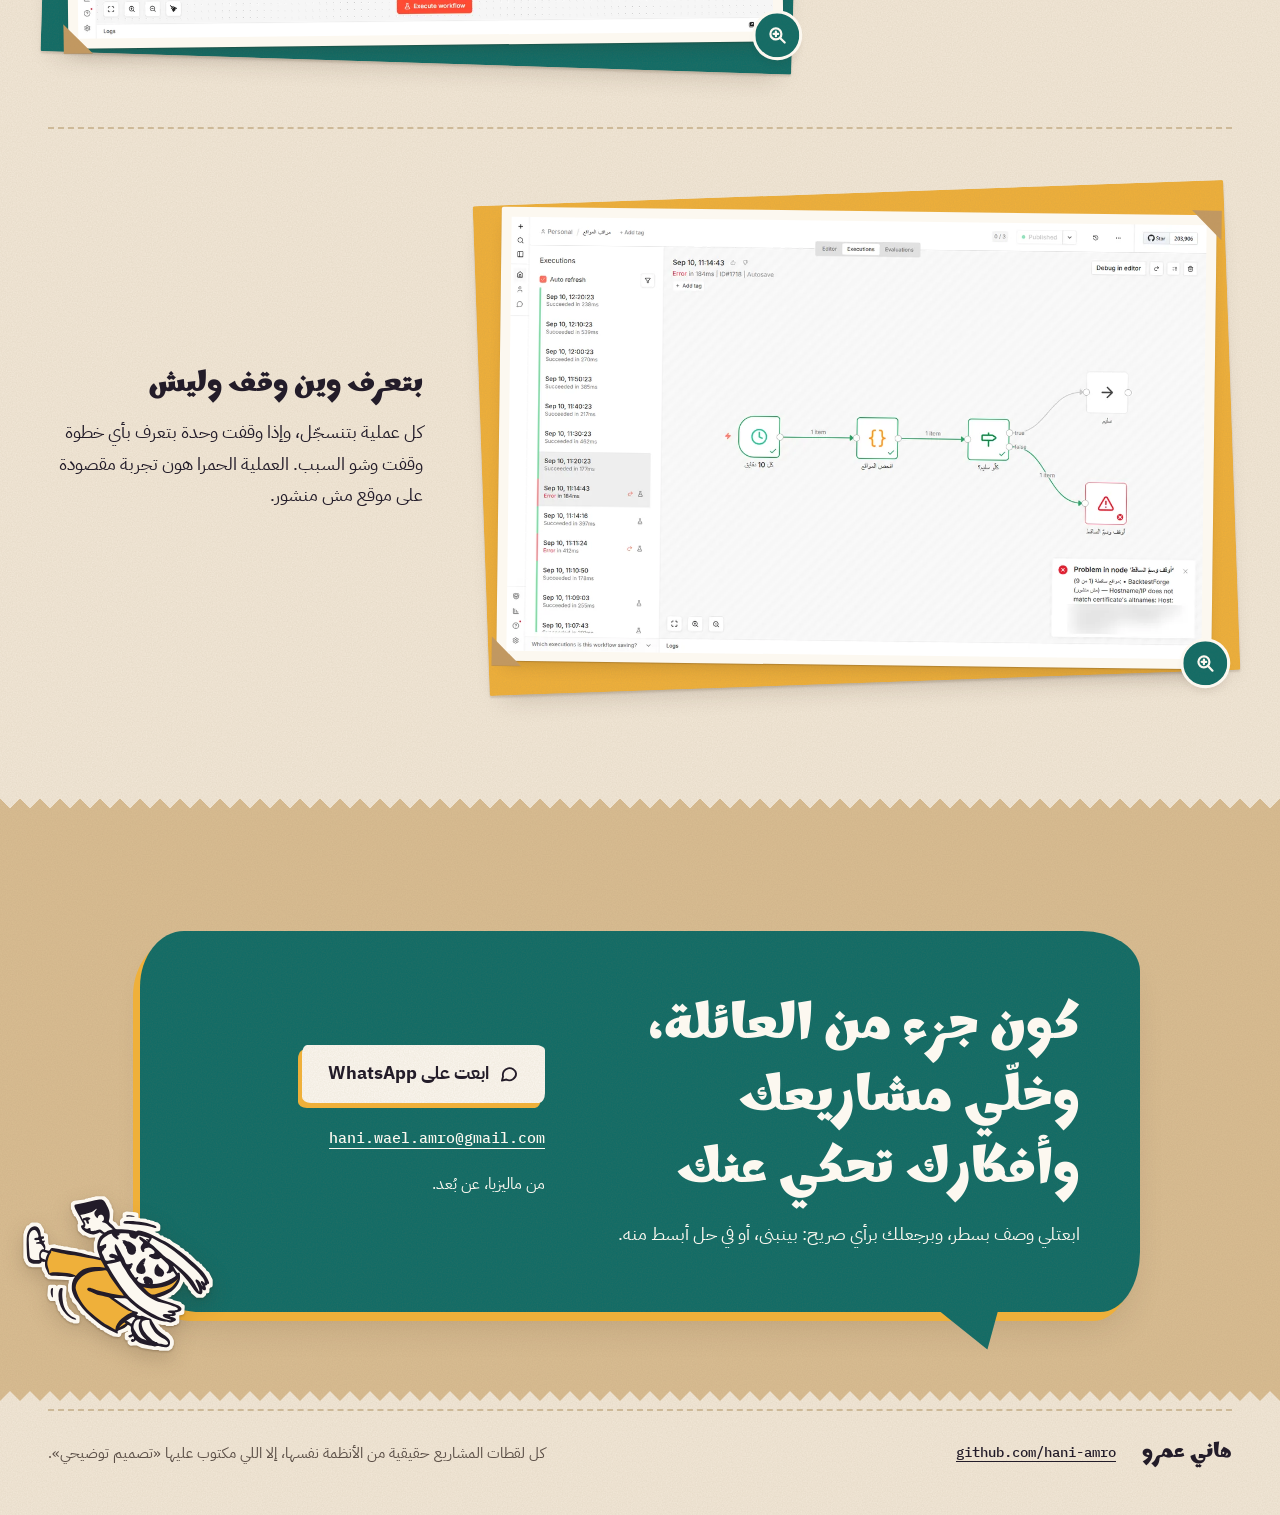
<file: work/n8n.html>
<!doctype html>
<html lang="ar" dir="rtl" data-default-lang="ar">
<head>
<meta charset="utf-8">
<meta name="viewport" content="width=device-width, initial-scale=1">
<title>n8n: ربط أدواتك وأتمتة الشغل المتكرّر</title>
<meta name="description" content="بشتغل على n8n بربط أدواتك وأتمتة الشغل المتكرّر، فالمعلومة بتمشي لحالها، وكل عملية بتنسجّل، وأي ربط بتوقفه وقت ما بدّك.">
<meta name="color-scheme" content="light dark">
<meta property="og:type" content="article">
<meta property="og:title" content="n8n: ربط أدواتك وأتمتة الشغل المتكرّر">
<meta property="og:description" content="بشتغل على n8n بربط أدواتك وأتمتة الشغل المتكرّر، فالمعلومة بتمشي لحالها، وكل عملية بتنسجّل، وأي ربط بتوقفه وقت ما بدّك.">
<meta property="og:url" content="https://hani-amro.github.io/work/n8n.html">
<meta property="og:locale" content="ar">
<meta property="og:image" content="https://hani-amro.github.io/img/og/hani-amro.jpg">
<meta property="og:image:width" content="1200">
<meta property="og:image:height" content="630">
<meta property="og:image:alt" content="كرت ورق ملصوق على لوح كرافت، مكتوب عليه «هاني عمرو» و«Full-Stack Developer»، وحواليه رسمتين">
<meta name="twitter:card" content="summary_large_image">
<link rel="icon" href="data:image/svg+xml,<svg xmlns='http://www.w3.org/2000/svg' viewBox='0 0 100 100'><rect width='100' height='100' rx='14' fill='%23F2E8D8'/><path d='M50 14 86 50 50 86 14 50z' fill='%23B5372B'/><path d='M50 34 66 50 50 66 34 50z' fill='%23EFB03A'/></svg>">
<script>(function(d){try{var s=localStorage,l=s.getItem('lang'),t=s.getItem('theme');if(t==='dark'||t==='light')d.setAttribute('data-theme',t);if((l==='en'||l==='ar')&&l!==d.getAttribute('data-default-lang')){d.lang=l;d.dir=l==='ar'?'rtl':'ltr';d.classList.add('i18n-wait');setTimeout(function(){d.classList.remove('i18n-wait')},300)}}catch(e){}try{if(matchMedia('(prefers-reduced-motion: no-preference)').matches){d.classList.add('motion');setTimeout(function(){if(!window.__craftReady)d.classList.remove('motion')},4000);addEventListener('pagereveal',function(e){var v=e.viewTransition,o=document.querySelector('.vt-on'),a=window.navigation&&navigation.activation,u=a&&a.from&&a.from.url||'',k=(u.split(/[?#]/)[0].split('/work/')[1]||'').replace('.html',''),s,r,f=function(){d.classList.remove('vt');if(s)s.classList.remove('vt-on')};if(o)o.classList.remove('vt-on');if(!v)return;d.classList.add('vt');v.finished.then(f,f);v.ready.catch(function(){});if(/^[a-z0-9-]+$/.test(k)&&(s=document.querySelector('#'+k+' [data-vt]'))){r=s.getBoundingClientRect();if(r.bottom>0&&r.top<innerHeight)s.classList.add('vt-on')}})}}catch(e){}})(document.documentElement)</script>
<link rel="preload" href="../fonts/ibm-plex-sans-arabic-400-arabic.woff2" as="font" type="font/woff2" crossorigin>
<link rel="preload" href="../fonts/marhey-700-arabic.woff2" as="font" type="font/woff2" crossorigin>
<link rel="stylesheet" href="../fonts.css">
<link rel="stylesheet" href="../site.css">
</head>
<body data-project="n8n-site-monitor">

<header class="top">
<div class="wrap top-in">
<a class="back" href="../index.html#systems"><svg class="arw fwd" viewBox="0 0 24 24" aria-hidden="true" focusable="false"><path d="M20 12H5m6-6-6 6 6 6"/></svg><span data-i18n="back" class="ul">كل الأعمال</span></a><a class="brand" href="../index.html"><span class="mark" aria-hidden="true"><i></i><i></i><i></i></span><span data-i18n="name">هاني عمرو</span><span class="brand-tag" lang="en" dir="ltr">Full-Stack Developer</span></a>
<p data-i18n="role" class="role">ببني مواقع وأنظمة لأصحاب المشاريع</p>
<div class="tools">
<button id="lang-toggle" class="tool" type="button" lang="en" aria-label="Switch to English">English</button>
<button id="theme-toggle" class="tool" type="button" aria-label="بدّل بين الفاتح والداكن" data-i18n-aria="theme-aria"><span data-i18n="theme-dark" data-icon="dark">داكن</span><span data-i18n="theme-light" data-icon="light">فاتح</span></button>
</div>
</div>
</header>

<main>
<section class="wrap pg-hero" data-paper="kraft" aria-labelledby="pg-h">
<div class="pg-copy">
<p class="kicker" data-reveal><span data-i18n="kicker">ربط وأتمتة</span></p>

<h1 data-i18n="h1" class="cut-title pg-title" id="pg-h"><span class="w hl" data-reveal><span class="t">n8n:</span></span> <span class="w" data-reveal><span class="t">ربط</span></span> <span class="w" data-reveal><span class="t">أدواتك</span></span> <span class="w" data-reveal><span class="t">وأتمتة</span></span> <span class="w" data-reveal><span class="t">الشغل</span></span> <span class="w" data-reveal><span class="t">المتكرّر</span></span></h1>
<p data-i18n="line" class="line" data-reveal>بشتغل على n8n بالأتمتة وربط الأدوات وغيرها، فالمعلومة بتمشي لحالها وما بتعود تنسخها من شاشة لشاشة.</p>
<div class="status-row" data-reveal><div class="status"><span data-i18n="st-stamp" class="stamp" data-k="photos" data-reveal>بالصور</span>
<p data-i18n="st-note" class="note">مثال شغّال هلق على n8n تبعي: مراقب بيفحص كل 10 دقايق مواقع من الأعمال المعروضة بهالموقع، وإذا وقع واحد بيسمّيه بسجلّ التشغيل. اللوحة ورا كلمة سر، فبعرضه بالصور.</p></div></div>
</div>
<div class="pg-vis"><span class="backing" aria-hidden="true" data-reveal></span><a class="print zoom" href="../img/n8n/hero.webp" data-reveal data-vt><picture><source media="(max-width: 639px)" srcset="../img/n8n/hero-640.webp" width="640" height="400"><img src="../img/n8n/hero.webp" width="1200" height="750" alt="سجلّ عمليات مراقب المواقع على n8n: صفوف خضرا كل عشر دقايق وصفّين حمر، وجنبه خطوات المراقب وآخر عملية واصلة لخطوة «سليم» بالأخضر" data-i18n-alt="hero-alt" fetchpriority="high" decoding="async"></picture><span class="zoom-ico" aria-hidden="true"><svg class="arw" viewBox="0 0 24 24" aria-hidden="true" focusable="false"><circle cx="10.5" cy="10.5" r="6"/><path d="M15 15l5 5M8 10.5h5M10.5 8v5"/></svg></span></a></div>
</section>
<section class="wrap pg-who" aria-labelledby="who-h">
<h2 id="who-h" class="sec-title"><span class="dots" aria-hidden="true"><i></i><i></i><i></i></span><span data-i18n="who-h"><span class="pw" data-reveal>لمين</span></span></h2>
<div class="note-card" data-reveal><p data-i18n="who-p">لصاحب شغل عنده كذا أداة، متل الشات ولوحة الطلبات والمحاسبة، وعم ينقل المعلومة بينهن بإيده كل يوم.</p></div>
</section>
<section class="wrap pg-secs" aria-labelledby="sec-h">
<h2 id="sec-h" class="sec-title"><span class="dots" aria-hidden="true"><i></i><i></i><i></i></span><span data-i18n="sec-h"><span class="pw" data-reveal>الأقسام</span></span></h2>

<article class="pg-sec" data-paper="teal" aria-labelledby="s1-h">
<div class="pg-text"><h3 data-i18n="s1-h" id="s1-h"><span class="pw" data-reveal>خطوات</span> <span class="pw" data-reveal>بتمشي</span> <span class="pw" data-reveal>لحالها</span></h3>
<p data-i18n="s1-p" class="line" data-reveal>ببني كل ربط من خطوات ورا بعض، وكل خطوة بتسلّم اللي بعدها لحالها. هون المراقب بيفحص المواقع: إذا كلّو سليم بيسكت، وإذا لأ بيوقف وبيسمّي الموقع اللي وقع.</p></div>
<div class="pg-vis"><span class="backing" aria-hidden="true" data-reveal></span><a class="print zoom" href="../img/n8n/s1.webp" data-reveal><picture><source media="(max-width: 639px)" srcset="../img/n8n/s1-640.webp" width="640" height="400"><img src="../img/n8n/s1.webp" width="1200" height="750" alt="خطوات مراقب المواقع على n8n بأسماء عربية: «كل 10 دقايق»، «افحص المواقع»، «كلّو سليم؟»، وبعدها «سليم» أو «أوقف وسمِّ الساقط»" data-i18n-alt="s1-alt" loading="lazy" decoding="async"></picture><span class="zoom-ico" aria-hidden="true"><svg class="arw" viewBox="0 0 24 24" aria-hidden="true" focusable="false"><circle cx="10.5" cy="10.5" r="6"/><path d="M15 15l5 5M8 10.5h5M10.5 8v5"/></svg></span></a></div>
</article>

<article class="pg-sec" data-paper="saffron" aria-labelledby="s2-h">
<div class="pg-text"><h3 data-i18n="s2-h" id="s2-h"><span class="pw" data-reveal>بتعرف</span> <span class="pw" data-reveal>وين</span> <span class="pw" data-reveal>وقف</span> <span class="pw" data-reveal>وليش</span></h3>
<p data-i18n="s2-p" class="line" data-reveal>كل عملية بتنسجّل، وإذا وقفت وحدة بتعرف بأي خطوة وقفت وشو السبب. العملية الحمرا هون تجربة مقصودة على موقع مش منشور.</p></div>
<div class="pg-vis"><span class="backing" aria-hidden="true" data-reveal></span><a class="print zoom" href="../img/n8n/s2.webp" data-reveal><picture><source media="(max-width: 639px)" srcset="../img/n8n/s2-640.webp" width="640" height="400"><img src="../img/n8n/s2.webp" width="1200" height="750" alt="تفصيل عملية حمرا: خطوة «أوقف وسمِّ الساقط» معلّمة بالأحمر، ورسالة بتسمّي الموقع الساقط وسبب وقوعه" data-i18n-alt="s2-alt" loading="lazy" decoding="async"></picture><span class="zoom-ico" aria-hidden="true"><svg class="arw" viewBox="0 0 24 24" aria-hidden="true" focusable="false"><circle cx="10.5" cy="10.5" r="6"/><path d="M15 15l5 5M8 10.5h5M10.5 8v5"/></svg></span></a></div>
</article>
</section>

<section class="cta-band" aria-labelledby="cta-h">
<div class="wrap cta">
<div class="bubble" data-reveal>
<div class="ask-col">
<h2 data-i18n="cta-h" id="cta-h"><span class="pw" data-reveal>كون</span> <span class="pw" data-reveal>جزء</span> <span class="pw" data-reveal>من</span> <span class="pw" data-reveal>العائلة،</span> <span class="pw" data-reveal>وخلّي</span> <span class="pw" data-reveal>مشاريعك</span> <span class="pw" data-reveal>وأفكارك</span> <span class="pw" data-reveal>تحكي</span> <span class="pw" data-reveal>عنك</span></h2>
<p data-i18n="cta-p" class="ask">ابعتلي وصف بسطر، وبرجعلك برأي صريح: بينبنى، أو في حل أبسط منه.</p>
</div>
<div class="ways">
<a class="btn btn--big btn--light" href="https://wa.me/601172380996"><svg class="arw" viewBox="0 0 24 24" aria-hidden="true" focusable="false"><path d="M20.5 11.5a8 8 0 0 1-11.7 7.1L3.5 20l1.4-5A8 8 0 1 1 20.5 11.5Z"/></svg><span data-i18n="cta-wa">ابعت على WhatsApp</span></a>
<a class="mail" href="mailto:hani.wael.amro@gmail.com"><span class="ul">hani.wael.amro@gmail.com</span></a>
<p data-i18n="cta-note" class="cta-note">من ماليزيا، عن بُعد.</p>
</div>
<span class="dd dd-cta" aria-hidden="true" data-reveal><svg viewBox="73 25 880 720" focusable="false"><use href="../img/doodles.svg#dd-jumping"/></svg></span></div>
</div>
</section>
</main>

<footer class="foot">
<div class="wrap foot-in">
<span data-i18n="foot-name" class="foot-name">هاني عمرو</span>
<a class="gh" href="https://github.com/hani-amro"><span class="ul">github.com/hani-amro</span></a>
<p data-i18n="foot-real" class="foot-real">كل لقطات المشاريع حقيقية من الأنظمة نفسها، إلا اللي مكتوب عليها «تصميم توضيحي».</p>
</div>
</footer>

<dialog class="viewer" id="viewer"><button class="tool viewer-x" type="button"><svg class="arw" viewBox="0 0 24 24" aria-hidden="true" focusable="false"><path d="M6 6l12 12M18 6 6 18"/></svg><span data-i18n="viewer-x">سكّر</span></button><div class="viewer-body"></div></dialog>

<script src="../i18n/en-n8n.js"></script>
<script src="../site.js"></script>
<script src="../viewer.js"></script>
<script src="../motion.min.js"></script>
<script src="../craft.js"></script>
</body>
</html>
</file>
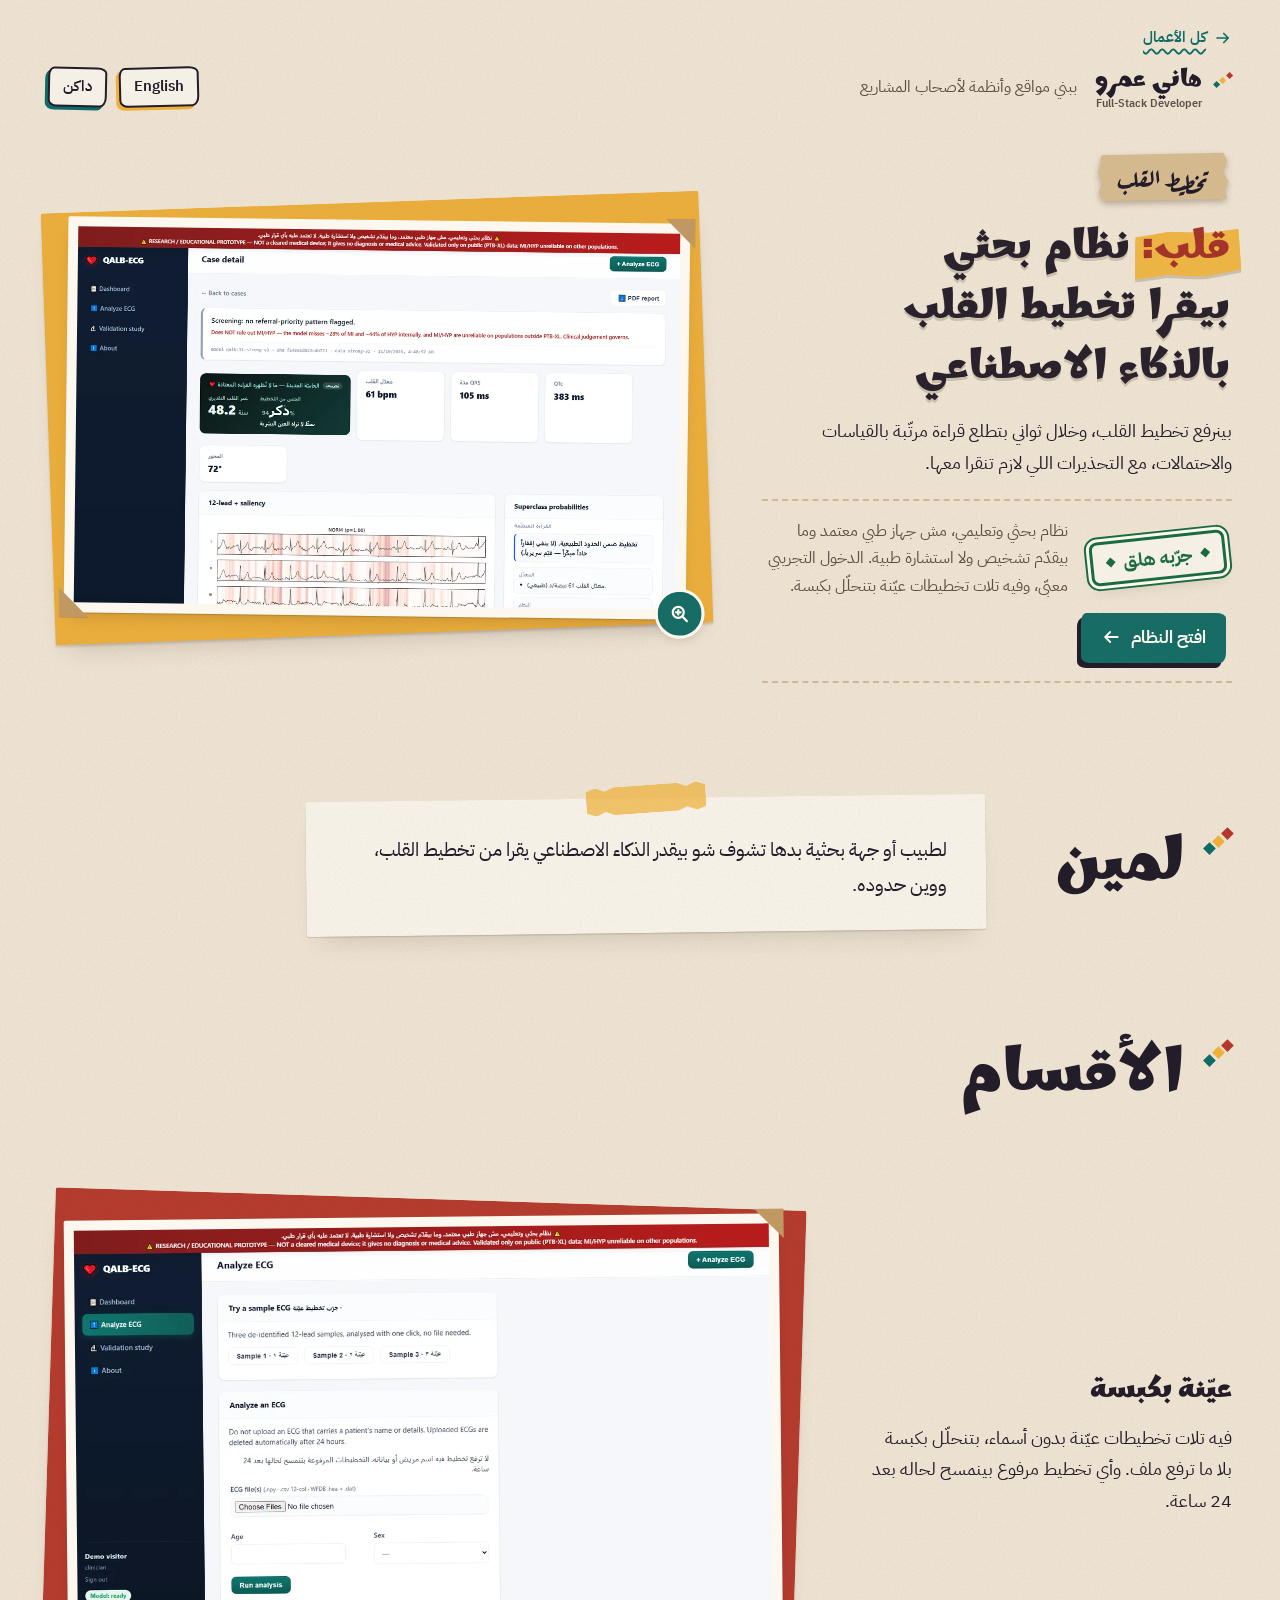
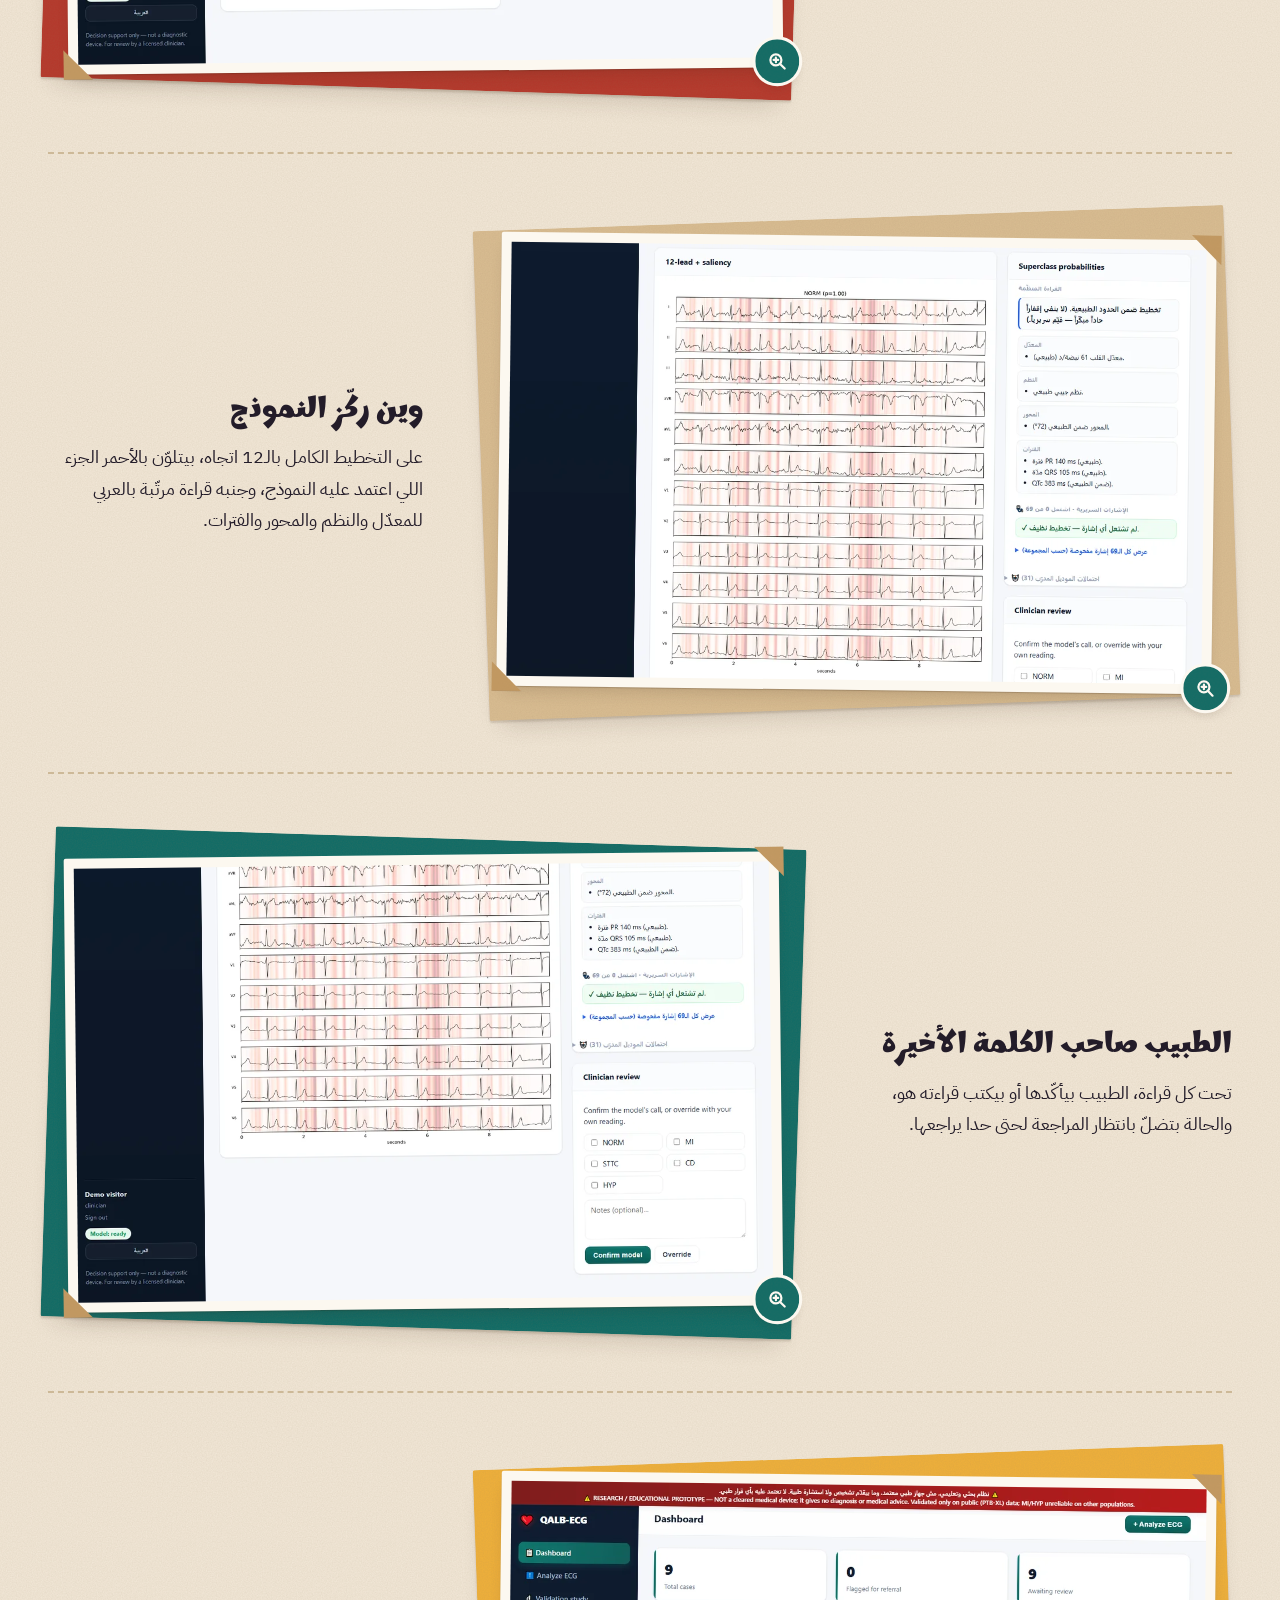
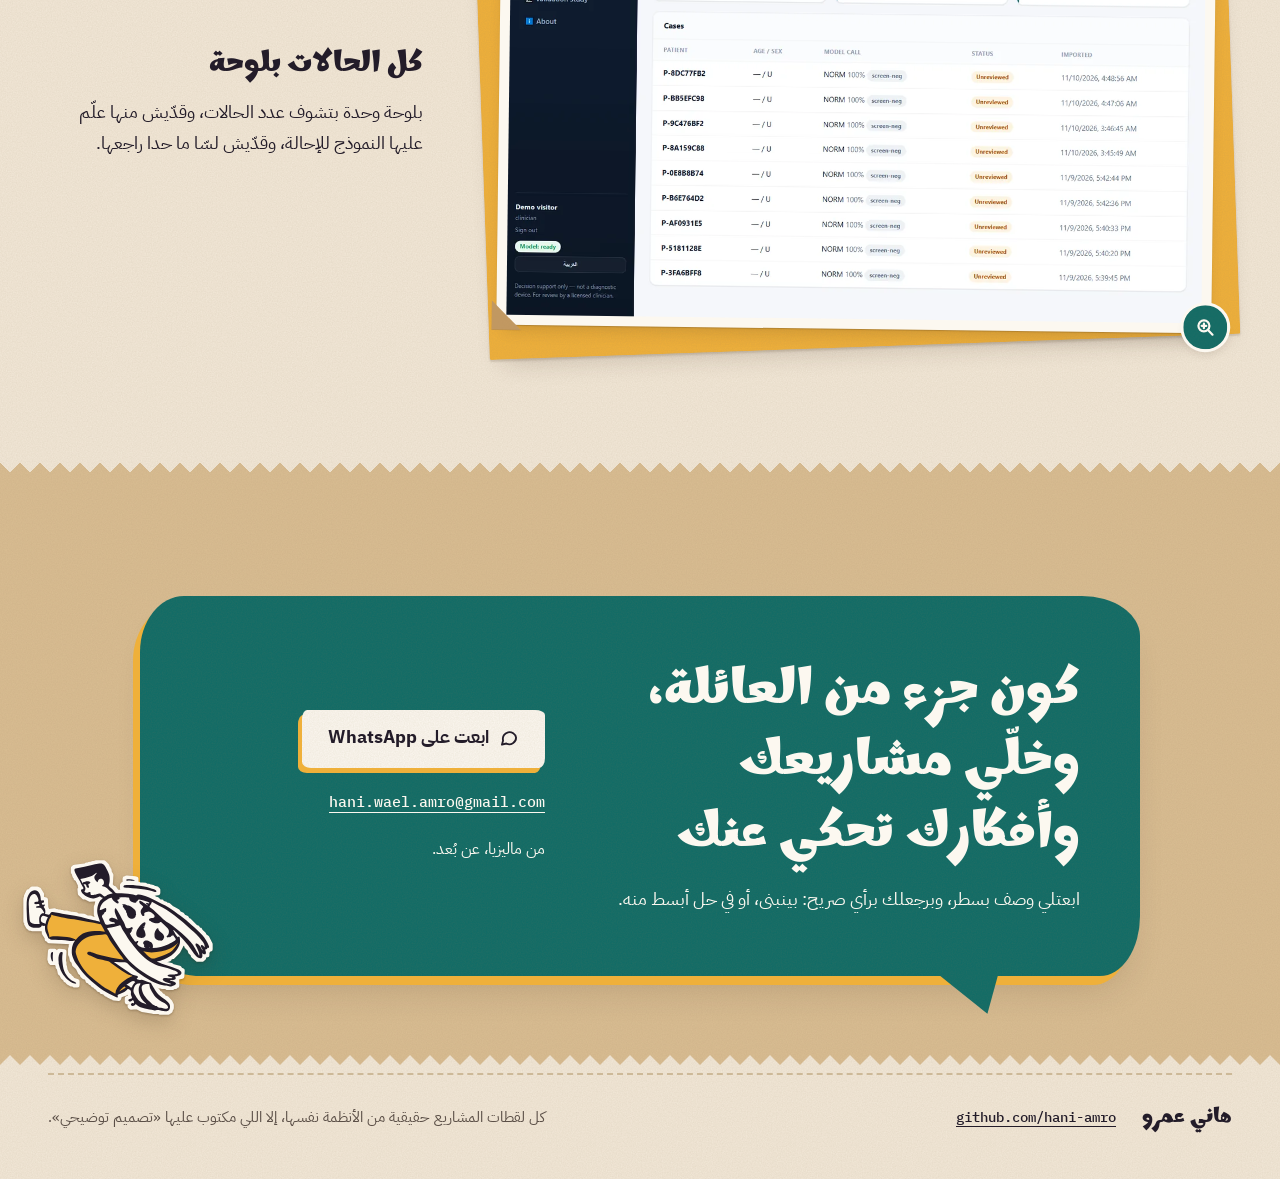
<file: work/qalb.html>
<!doctype html>
<html lang="ar" dir="rtl" data-default-lang="ar">
<head>
<meta charset="utf-8">
<meta name="viewport" content="width=device-width, initial-scale=1">
<title>قلب: نظام بحثي بيقرا تخطيط القلب بالذكاء الاصطناعي</title>
<meta name="description" content="جرّب قلب، نظام بحثي وتعليمي بيقرا تخطيط القلب بالذكاء الاصطناعي وبيبيّن قياساته وحدوده. مش جهاز طبي وما بيقدّم تشخيص.">
<meta name="color-scheme" content="light dark">
<meta property="og:type" content="article">
<meta property="og:title" content="قلب: نظام بحثي بيقرا تخطيط القلب بالذكاء الاصطناعي">
<meta property="og:description" content="جرّب قلب، نظام بحثي وتعليمي بيقرا تخطيط القلب بالذكاء الاصطناعي وبيبيّن قياساته وحدوده. مش جهاز طبي وما بيقدّم تشخيص.">
<meta property="og:url" content="https://hani-amro.github.io/work/qalb.html">
<meta property="og:locale" content="ar">
<meta property="og:image" content="https://hani-amro.github.io/img/og/hani-amro.jpg">
<meta property="og:image:width" content="1200">
<meta property="og:image:height" content="630">
<meta property="og:image:alt" content="كرت ورق ملصوق على لوح كرافت، مكتوب عليه «هاني عمرو» و«Full-Stack Developer»، وحواليه رسمتين">
<meta name="twitter:card" content="summary_large_image">
<link rel="icon" href="data:image/svg+xml,<svg xmlns='http://www.w3.org/2000/svg' viewBox='0 0 100 100'><rect width='100' height='100' rx='14' fill='%23F2E8D8'/><path d='M50 14 86 50 50 86 14 50z' fill='%23B5372B'/><path d='M50 34 66 50 50 66 34 50z' fill='%23EFB03A'/></svg>">
<script>(function(d){try{var s=localStorage,l=s.getItem('lang'),t=s.getItem('theme');if(t==='dark'||t==='light')d.setAttribute('data-theme',t);if((l==='en'||l==='ar')&&l!==d.getAttribute('data-default-lang')){d.lang=l;d.dir=l==='ar'?'rtl':'ltr';d.classList.add('i18n-wait');setTimeout(function(){d.classList.remove('i18n-wait')},300)}}catch(e){}try{if(matchMedia('(prefers-reduced-motion: no-preference)').matches){d.classList.add('motion');setTimeout(function(){if(!window.__craftReady)d.classList.remove('motion')},4000);addEventListener('pagereveal',function(e){var v=e.viewTransition,o=document.querySelector('.vt-on'),a=window.navigation&&navigation.activation,u=a&&a.from&&a.from.url||'',k=(u.split(/[?#]/)[0].split('/work/')[1]||'').replace('.html',''),s,r,f=function(){d.classList.remove('vt');if(s)s.classList.remove('vt-on')};if(o)o.classList.remove('vt-on');if(!v)return;d.classList.add('vt');v.finished.then(f,f);v.ready.catch(function(){});if(/^[a-z0-9-]+$/.test(k)&&(s=document.querySelector('#'+k+' [data-vt]'))){r=s.getBoundingClientRect();if(r.bottom>0&&r.top<innerHeight)s.classList.add('vt-on')}})}}catch(e){}})(document.documentElement)</script>
<link rel="preload" href="../fonts/ibm-plex-sans-arabic-400-arabic.woff2" as="font" type="font/woff2" crossorigin>
<link rel="preload" href="../fonts/marhey-700-arabic.woff2" as="font" type="font/woff2" crossorigin>
<link rel="stylesheet" href="../fonts.css">
<link rel="stylesheet" href="../site.css">
</head>
<body data-project="qalb-ecg">

<header class="top">
<div class="wrap top-in">
<a class="back" href="../index.html#systems"><svg class="arw fwd" viewBox="0 0 24 24" aria-hidden="true" focusable="false"><path d="M20 12H5m6-6-6 6 6 6"/></svg><span data-i18n="back" class="ul">كل الأعمال</span></a><a class="brand" href="../index.html"><span class="mark" aria-hidden="true"><i></i><i></i><i></i></span><span data-i18n="name">هاني عمرو</span><span class="brand-tag" lang="en" dir="ltr">Full-Stack Developer</span></a>
<p data-i18n="role" class="role">ببني مواقع وأنظمة لأصحاب المشاريع</p>
<div class="tools">
<button id="lang-toggle" class="tool" type="button" lang="en" aria-label="Switch to English">English</button>
<button id="theme-toggle" class="tool" type="button" aria-label="بدّل بين الفاتح والداكن" data-i18n-aria="theme-aria"><span data-i18n="theme-dark" data-icon="dark">داكن</span><span data-i18n="theme-light" data-icon="light">فاتح</span></button>
</div>
</div>
</header>

<main>
<section class="wrap pg-hero" data-paper="saffron" aria-labelledby="pg-h">
<div class="pg-copy">
<p class="kicker" data-reveal><span data-i18n="kicker">تخطيط القلب</span></p>

<h1 data-i18n="h1" class="cut-title pg-title" id="pg-h"><span class="w hl" data-reveal><span class="t">قلب:</span></span> <span class="w" data-reveal><span class="t">نظام</span></span> <span class="w" data-reveal><span class="t">بحثي</span></span> <span class="w" data-reveal><span class="t">بيقرا</span></span> <span class="w" data-reveal><span class="t">تخطيط</span></span> <span class="w" data-reveal><span class="t">القلب</span></span> <span class="w" data-reveal><span class="t">بالذكاء</span></span> <span class="w" data-reveal><span class="t">الاصطناعي</span></span></h1>
<p data-i18n="line" class="line" data-reveal>بينرفع تخطيط القلب، وخلال ثواني بتطلع قراءة مرتّبة بالقياسات والاحتمالات، مع التحذيرات اللي لازم تنقرا معها.</p>
<div class="status-row" data-reveal><div class="status"><span data-i18n="st-stamp" class="stamp" data-k="live" data-reveal>جرّبه هلق</span>
<p data-i18n="st-note" class="note">نظام بحثي وتعليمي، مش جهاز طبي معتمد وما بيقدّم تشخيص ولا استشارة طبية. الدخول التجريبي معبّى، وفيه تلات تخطيطات عيّنة بتنحلّل بكبسة.</p>
<div class="links"><a class="btn" href="https://qalb.srv1564240.hstgr.cloud/"><span data-i18n="st-l0">افتح النظام</span><svg class="arw fwd" viewBox="0 0 24 24" aria-hidden="true" focusable="false"><path d="M20 12H5m6-6-6 6 6 6"/></svg></a></div></div></div>
</div>
<div class="pg-vis"><span class="backing" aria-hidden="true" data-reveal></span><a class="print zoom" href="../img/qalb/hero.webp" data-reveal data-vt><picture><source media="(max-width: 639px)" srcset="../img/qalb/hero-640.webp" width="640" height="400"><img src="../img/qalb/hero.webp" width="1200" height="750" alt="نتيجة تحليل عيّنة بنظام قلب: من فوق شريط أحمر بيقول إنه نظام بحثي مش جهاز طبي، وتحته سطر الفحص مع تحذير بشو ما بيقدر ينفيه، وبطاقات معدّل القلب 61 ومدّة QRS وQTc والمحور، وتقدير تجريبي لعمر القلب" data-i18n-alt="hero-alt" fetchpriority="high" decoding="async"></picture><span class="zoom-ico" aria-hidden="true"><svg class="arw" viewBox="0 0 24 24" aria-hidden="true" focusable="false"><circle cx="10.5" cy="10.5" r="6"/><path d="M15 15l5 5M8 10.5h5M10.5 8v5"/></svg></span></a></div>
</section>
<section class="wrap pg-who" aria-labelledby="who-h">
<h2 id="who-h" class="sec-title"><span class="dots" aria-hidden="true"><i></i><i></i><i></i></span><span data-i18n="who-h"><span class="pw" data-reveal>لمين</span></span></h2>
<div class="note-card" data-reveal><p data-i18n="who-p">لطبيب أو جهة بحثية بدها تشوف شو بيقدر الذكاء الاصطناعي يقرا من تخطيط القلب، ووين حدوده.</p></div>
</section>
<section class="wrap pg-secs" aria-labelledby="sec-h">
<h2 id="sec-h" class="sec-title"><span class="dots" aria-hidden="true"><i></i><i></i><i></i></span><span data-i18n="sec-h"><span class="pw" data-reveal>الأقسام</span></span></h2>

<article class="pg-sec" data-paper="pom" aria-labelledby="s1-h">
<div class="pg-text"><h3 data-i18n="s1-h" id="s1-h"><span class="pw" data-reveal>عيّنة</span> <span class="pw" data-reveal>بكبسة</span></h3>
<p data-i18n="s1-p" class="line" data-reveal>فيه تلات تخطيطات عيّنة بدون أسماء، بتنحلّل بكبسة بلا ما ترفع ملف. وأي تخطيط مرفوع بينمسح لحاله بعد 24 ساعة.</p></div>
<div class="pg-vis"><span class="backing" aria-hidden="true" data-reveal></span><a class="print zoom" href="../img/qalb/s1.webp" data-reveal><picture><source media="(max-width: 639px)" srcset="../img/qalb/s1-640.webp" width="640" height="400"><img src="../img/qalb/s1.webp" width="1200" height="750" alt="شاشة «تحليل تخطيط»: تلات أزرار للعيّنات، وتحتها خانة رفع ملف مع تنبيه إنه ما ينرفع تخطيط فيه اسم مريض وإن الملفات بتنمسح بعد 24 ساعة" data-i18n-alt="s1-alt" loading="lazy" decoding="async"></picture><span class="zoom-ico" aria-hidden="true"><svg class="arw" viewBox="0 0 24 24" aria-hidden="true" focusable="false"><circle cx="10.5" cy="10.5" r="6"/><path d="M15 15l5 5M8 10.5h5M10.5 8v5"/></svg></span></a></div>
</article>

<article class="pg-sec" data-paper="kraft" aria-labelledby="s2-h">
<div class="pg-text"><h3 data-i18n="s2-h" id="s2-h"><span class="pw" data-reveal>وين</span> <span class="pw" data-reveal>ركّز</span> <span class="pw" data-reveal>النموذج</span></h3>
<p data-i18n="s2-p" class="line" data-reveal>على التخطيط الكامل بالـ12 اتجاه، بيتلوّن بالأحمر الجزء اللي اعتمد عليه النموذج، وجنبه قراءة مرتّبة بالعربي للمعدّل والنظم والمحور والفترات.</p></div>
<div class="pg-vis"><span class="backing" aria-hidden="true" data-reveal></span><a class="print zoom" href="../img/qalb/s2.webp" data-reveal><picture><source media="(max-width: 639px)" srcset="../img/qalb/s2-640.webp" width="640" height="400"><img src="../img/qalb/s2.webp" width="1200" height="750" alt="التخطيط الكامل بالـ12 اتجاه مع تظليل أحمر للأجزاء اللي اعتمد عليها النموذج، وجنبه القراءة المنظّمة بالعربي" data-i18n-alt="s2-alt" loading="lazy" decoding="async"></picture><span class="zoom-ico" aria-hidden="true"><svg class="arw" viewBox="0 0 24 24" aria-hidden="true" focusable="false"><circle cx="10.5" cy="10.5" r="6"/><path d="M15 15l5 5M8 10.5h5M10.5 8v5"/></svg></span></a></div>
</article>

<article class="pg-sec" data-paper="teal" aria-labelledby="s3-h">
<div class="pg-text"><h3 data-i18n="s3-h" id="s3-h"><span class="pw" data-reveal>الطبيب</span> <span class="pw" data-reveal>صاحب</span> <span class="pw" data-reveal>الكلمة</span> <span class="pw" data-reveal>الأخيرة</span></h3>
<p data-i18n="s3-p" class="line" data-reveal>تحت كل قراءة، الطبيب بيأكّدها أو بيكتب قراءته هو، والحالة بتضلّ بانتظار المراجعة لحتى حدا يراجعها.</p></div>
<div class="pg-vis"><span class="backing" aria-hidden="true" data-reveal></span><a class="print zoom" href="../img/qalb/s3.webp" data-reveal><picture><source media="(max-width: 639px)" srcset="../img/qalb/s3-640.webp" width="640" height="400"><img src="../img/qalb/s3.webp" width="1200" height="750" alt="آخر صفحة الحالة: سطر «لم تشتعل أي إشارة، تخطيط نظيف»، وقسم مراجعة الطبيب بخانات الفئات الخمس وزرّين للتأكيد أو التصحيح" data-i18n-alt="s3-alt" loading="lazy" decoding="async"></picture><span class="zoom-ico" aria-hidden="true"><svg class="arw" viewBox="0 0 24 24" aria-hidden="true" focusable="false"><circle cx="10.5" cy="10.5" r="6"/><path d="M15 15l5 5M8 10.5h5M10.5 8v5"/></svg></span></a></div>
</article>

<article class="pg-sec" data-paper="saffron" aria-labelledby="s4-h">
<div class="pg-text"><h3 data-i18n="s4-h" id="s4-h"><span class="pw" data-reveal>كل</span> <span class="pw" data-reveal>الحالات</span> <span class="pw" data-reveal>بلوحة</span></h3>
<p data-i18n="s4-p" class="line" data-reveal>بلوحة وحدة بتشوف عدد الحالات، وقدّيش منها علّم عليها النموذج للإحالة، وقدّيش لسّا ما حدا راجعها.</p></div>
<div class="pg-vis"><span class="backing" aria-hidden="true" data-reveal></span><a class="print zoom" href="../img/qalb/s4.webp" data-reveal><picture><source media="(max-width: 639px)" srcset="../img/qalb/s4-640.webp" width="640" height="400"><img src="../img/qalb/s4.webp" width="1200" height="750" alt="لوحة الحالات: تلات بطاقات لعدد الحالات، واللي علّم عليها النموذج للإحالة، واللي بانتظار المراجعة، وتحتها جدول الحالات بقراءة النموذج وحالة المراجعة" data-i18n-alt="s4-alt" loading="lazy" decoding="async"></picture><span class="zoom-ico" aria-hidden="true"><svg class="arw" viewBox="0 0 24 24" aria-hidden="true" focusable="false"><circle cx="10.5" cy="10.5" r="6"/><path d="M15 15l5 5M8 10.5h5M10.5 8v5"/></svg></span></a></div>
</article>
</section>

<section class="cta-band" aria-labelledby="cta-h">
<div class="wrap cta">
<div class="bubble" data-reveal>
<div class="ask-col">
<h2 data-i18n="cta-h" id="cta-h"><span class="pw" data-reveal>كون</span> <span class="pw" data-reveal>جزء</span> <span class="pw" data-reveal>من</span> <span class="pw" data-reveal>العائلة،</span> <span class="pw" data-reveal>وخلّي</span> <span class="pw" data-reveal>مشاريعك</span> <span class="pw" data-reveal>وأفكارك</span> <span class="pw" data-reveal>تحكي</span> <span class="pw" data-reveal>عنك</span></h2>
<p data-i18n="cta-p" class="ask">ابعتلي وصف بسطر، وبرجعلك برأي صريح: بينبنى، أو في حل أبسط منه.</p>
</div>
<div class="ways">
<a class="btn btn--big btn--light" href="https://wa.me/601172380996"><svg class="arw" viewBox="0 0 24 24" aria-hidden="true" focusable="false"><path d="M20.5 11.5a8 8 0 0 1-11.7 7.1L3.5 20l1.4-5A8 8 0 1 1 20.5 11.5Z"/></svg><span data-i18n="cta-wa">ابعت على WhatsApp</span></a>
<a class="mail" href="mailto:hani.wael.amro@gmail.com"><span class="ul">hani.wael.amro@gmail.com</span></a>
<p data-i18n="cta-note" class="cta-note">من ماليزيا، عن بُعد.</p>
</div>
<span class="dd dd-cta" aria-hidden="true" data-reveal><svg viewBox="73 25 880 720" focusable="false"><use href="../img/doodles.svg#dd-jumping"/></svg></span></div>
</div>
</section>
</main>

<footer class="foot">
<div class="wrap foot-in">
<span data-i18n="foot-name" class="foot-name">هاني عمرو</span>
<a class="gh" href="https://github.com/hani-amro"><span class="ul">github.com/hani-amro</span></a>
<p data-i18n="foot-real" class="foot-real">كل لقطات المشاريع حقيقية من الأنظمة نفسها، إلا اللي مكتوب عليها «تصميم توضيحي».</p>
</div>
</footer>

<dialog class="viewer" id="viewer"><button class="tool viewer-x" type="button"><svg class="arw" viewBox="0 0 24 24" aria-hidden="true" focusable="false"><path d="M6 6l12 12M18 6 6 18"/></svg><span data-i18n="viewer-x">سكّر</span></button><div class="viewer-body"></div></dialog>

<script src="../i18n/en-qalb.js"></script>
<script src="../site.js"></script>
<script src="../viewer.js"></script>
<script src="../motion.min.js"></script>
<script src="../craft.js"></script>
</body>
</html>
</file>
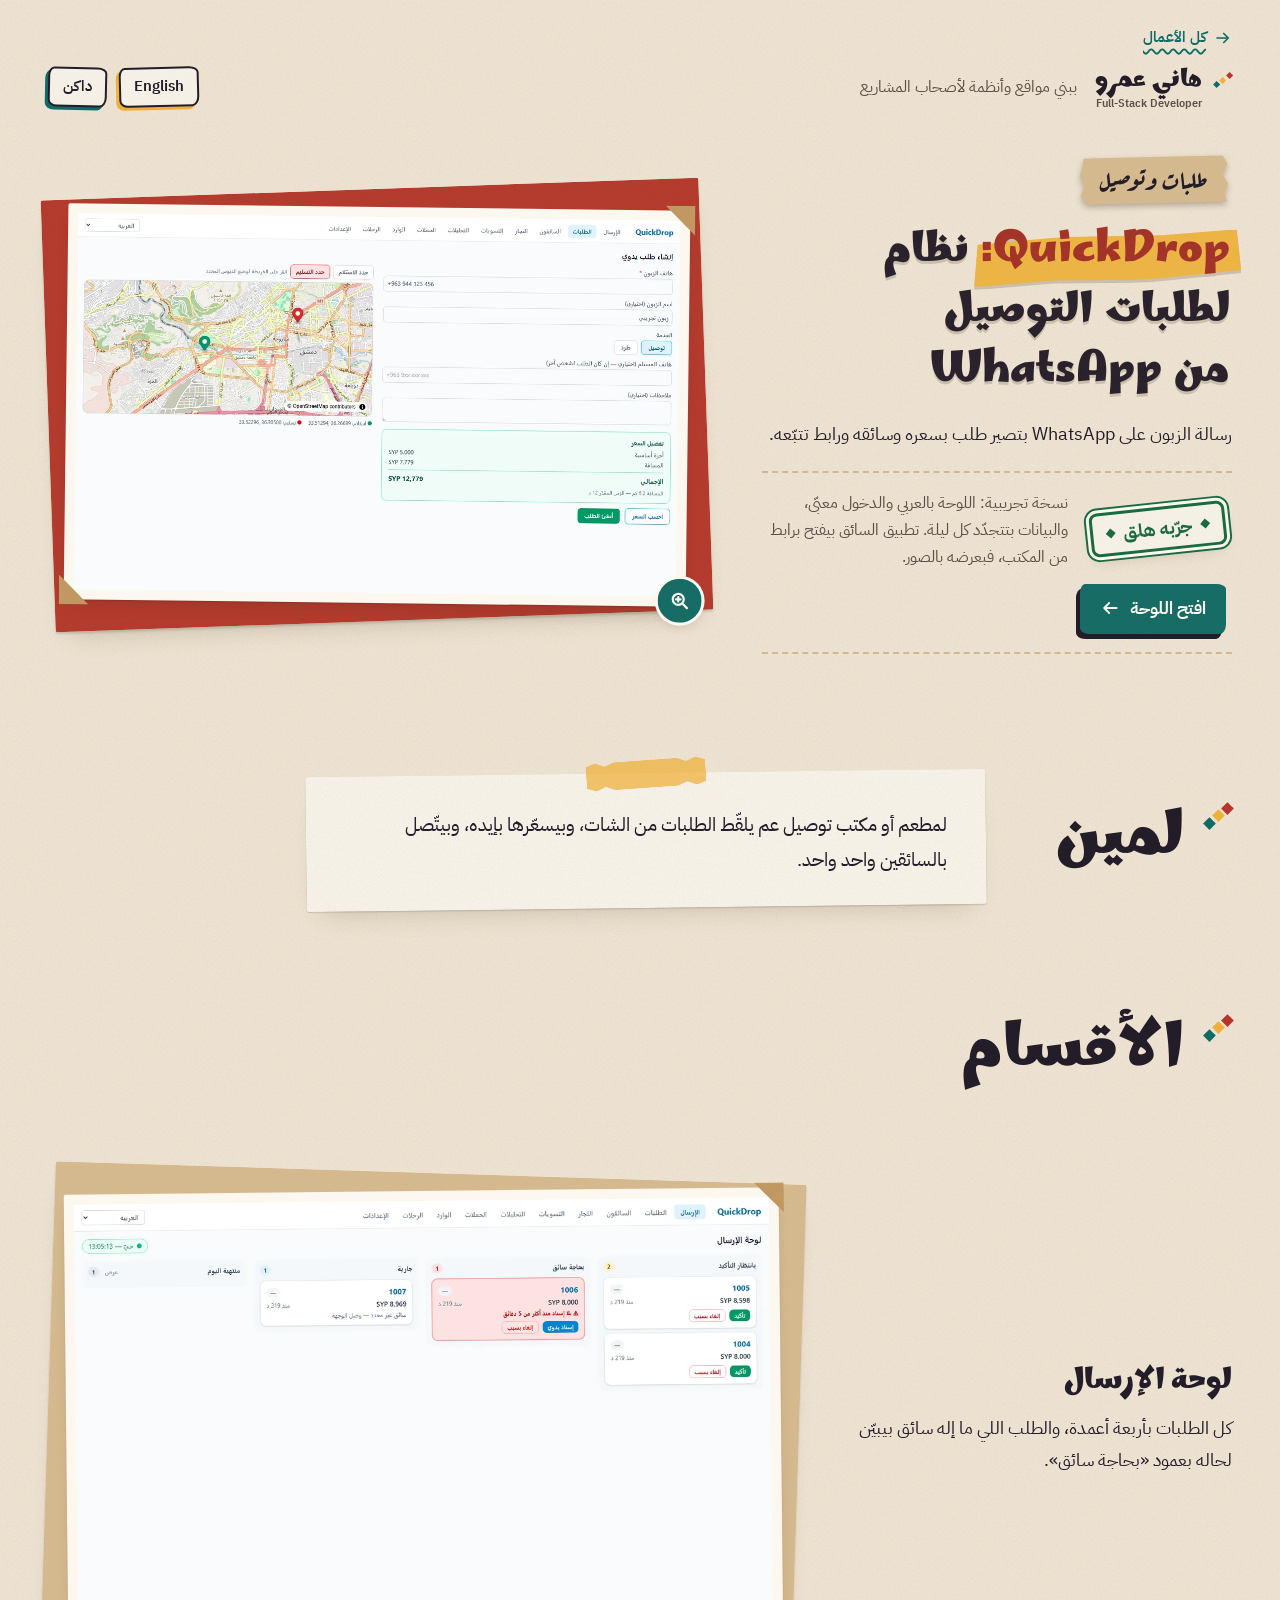
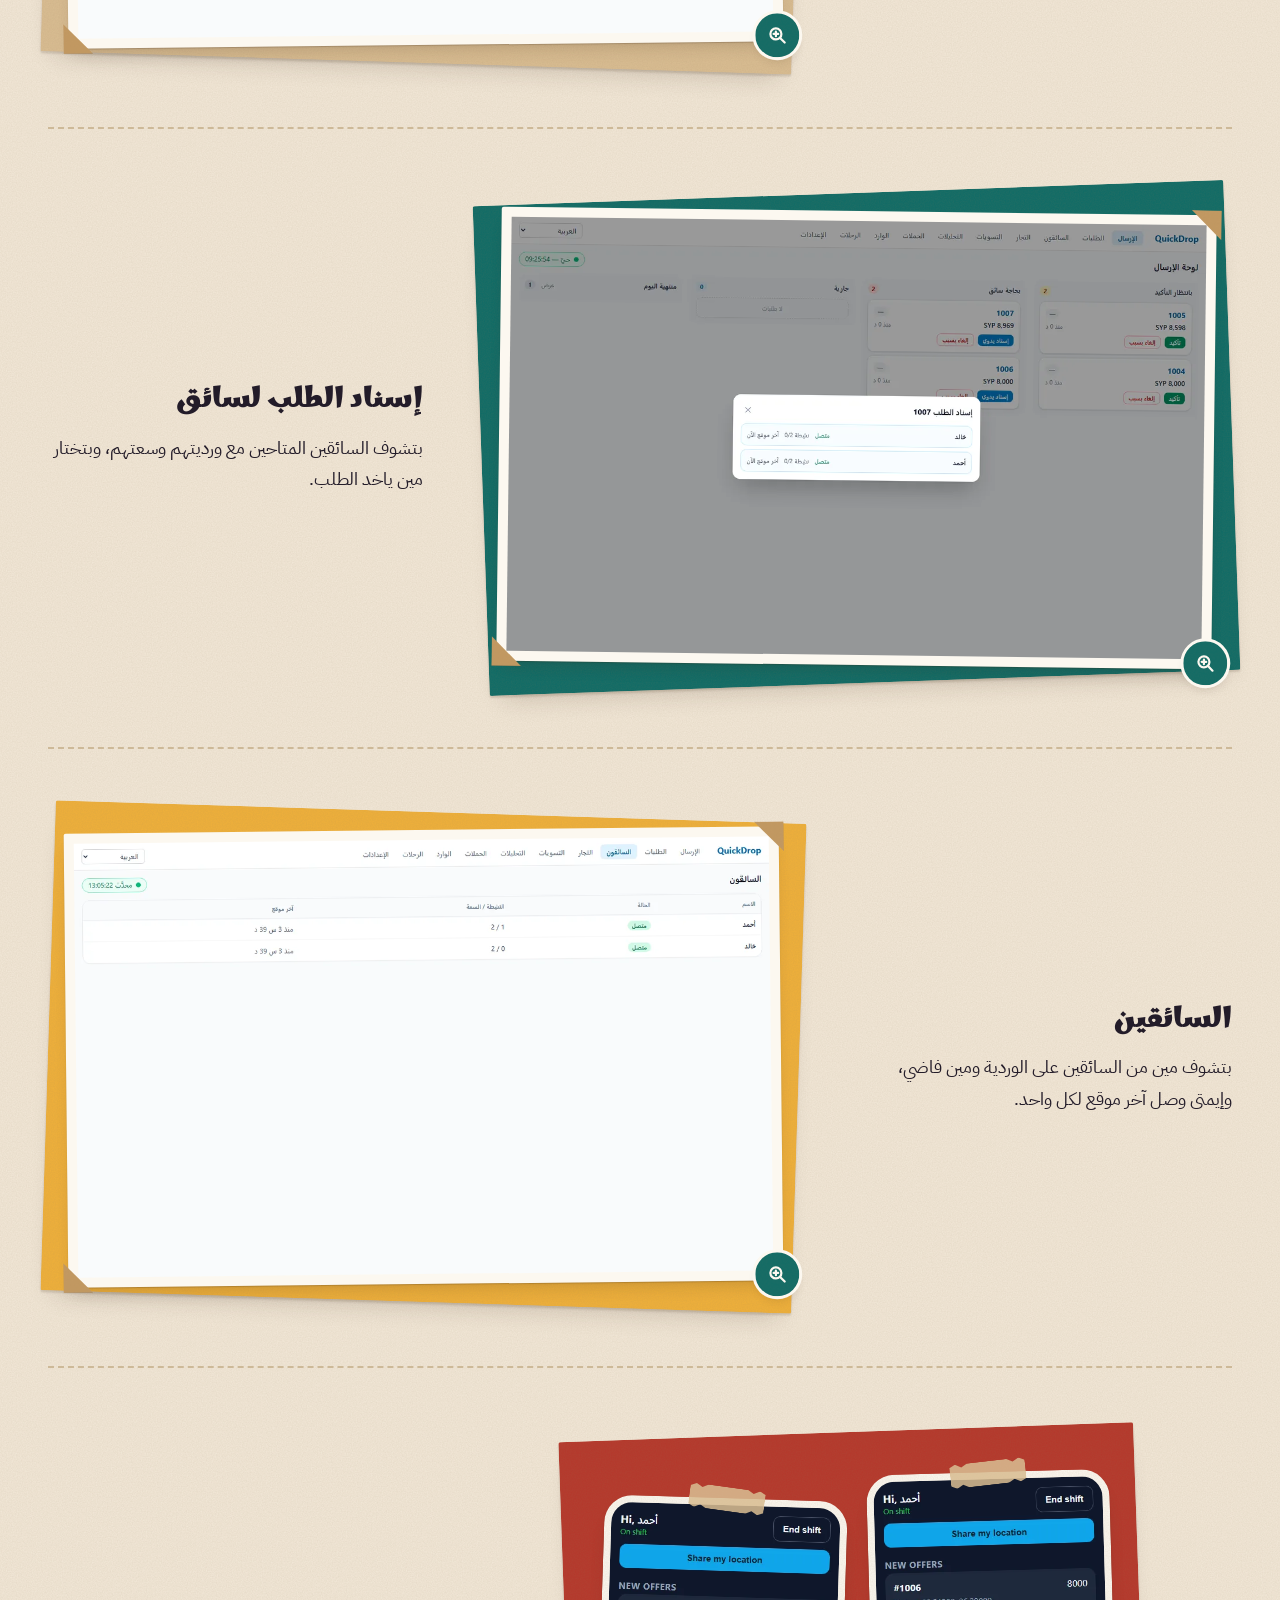
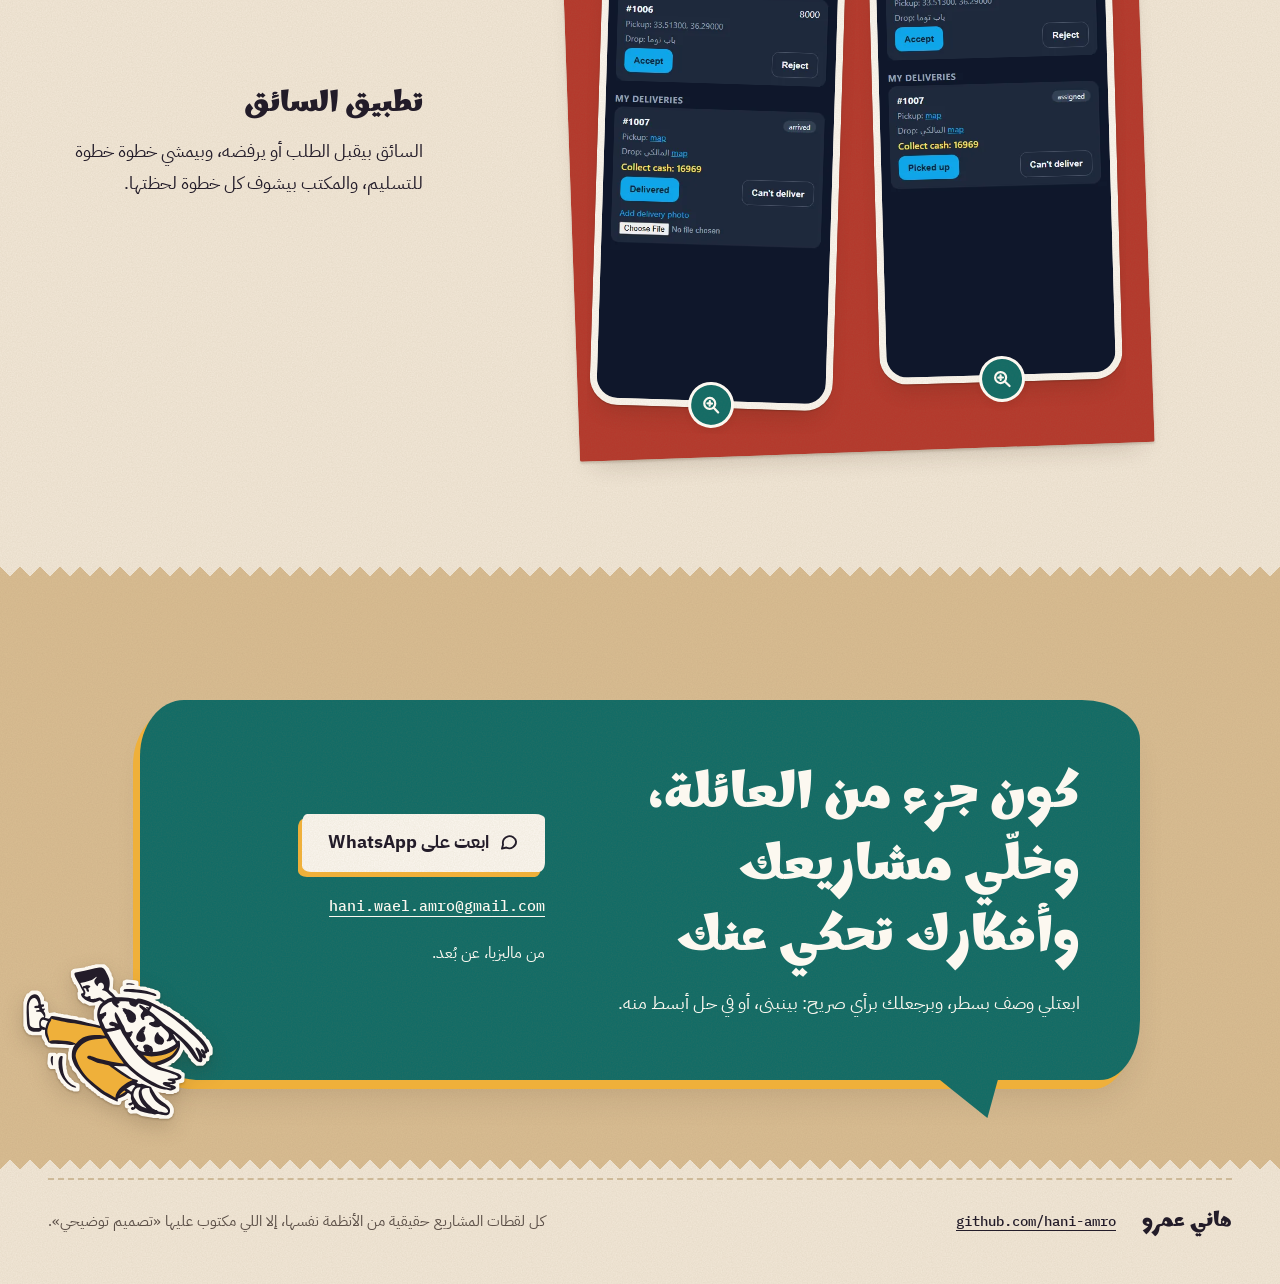
<file: work/quickdrop.html>
<!doctype html>
<html lang="ar" dir="rtl" data-default-lang="ar">
<head>
<meta charset="utf-8">
<meta name="viewport" content="width=device-width, initial-scale=1">
<title>QuickDrop: نظام لطلبات التوصيل من WhatsApp</title>
<meta name="description" content="QuickDrop بيحوّل رسالة الزبون على WhatsApp لطلب توصيل، وفيه لوحة للمكتب وتطبيق للسائق وتسوية كاش يومية، ونسخته التجريبية مفتوحة.">
<meta name="color-scheme" content="light dark">
<meta property="og:type" content="article">
<meta property="og:title" content="QuickDrop: نظام لطلبات التوصيل من WhatsApp">
<meta property="og:description" content="QuickDrop بيحوّل رسالة الزبون على WhatsApp لطلب توصيل، وفيه لوحة للمكتب وتطبيق للسائق وتسوية كاش يومية، ونسخته التجريبية مفتوحة.">
<meta property="og:url" content="https://hani-amro.github.io/work/quickdrop.html">
<meta property="og:locale" content="ar">
<meta property="og:image" content="https://hani-amro.github.io/img/og/hani-amro.jpg">
<meta property="og:image:width" content="1200">
<meta property="og:image:height" content="630">
<meta property="og:image:alt" content="كرت ورق ملصوق على لوح كرافت، مكتوب عليه «هاني عمرو» و«Full-Stack Developer»، وحواليه رسمتين">
<meta name="twitter:card" content="summary_large_image">
<link rel="icon" href="data:image/svg+xml,<svg xmlns='http://www.w3.org/2000/svg' viewBox='0 0 100 100'><rect width='100' height='100' rx='14' fill='%23F2E8D8'/><path d='M50 14 86 50 50 86 14 50z' fill='%23B5372B'/><path d='M50 34 66 50 50 66 34 50z' fill='%23EFB03A'/></svg>">
<script>(function(d){try{var s=localStorage,l=s.getItem('lang'),t=s.getItem('theme');if(t==='dark'||t==='light')d.setAttribute('data-theme',t);if((l==='en'||l==='ar')&&l!==d.getAttribute('data-default-lang')){d.lang=l;d.dir=l==='ar'?'rtl':'ltr';d.classList.add('i18n-wait');setTimeout(function(){d.classList.remove('i18n-wait')},300)}}catch(e){}try{if(matchMedia('(prefers-reduced-motion: no-preference)').matches){d.classList.add('motion');setTimeout(function(){if(!window.__craftReady)d.classList.remove('motion')},4000);addEventListener('pagereveal',function(e){var v=e.viewTransition,o=document.querySelector('.vt-on'),a=window.navigation&&navigation.activation,u=a&&a.from&&a.from.url||'',k=(u.split(/[?#]/)[0].split('/work/')[1]||'').replace('.html',''),s,r,f=function(){d.classList.remove('vt');if(s)s.classList.remove('vt-on')};if(o)o.classList.remove('vt-on');if(!v)return;d.classList.add('vt');v.finished.then(f,f);v.ready.catch(function(){});if(/^[a-z0-9-]+$/.test(k)&&(s=document.querySelector('#'+k+' [data-vt]'))){r=s.getBoundingClientRect();if(r.bottom>0&&r.top<innerHeight)s.classList.add('vt-on')}})}}catch(e){}})(document.documentElement)</script>
<link rel="preload" href="../fonts/ibm-plex-sans-arabic-400-arabic.woff2" as="font" type="font/woff2" crossorigin>
<link rel="preload" href="../fonts/marhey-700-arabic.woff2" as="font" type="font/woff2" crossorigin>
<link rel="stylesheet" href="../fonts.css">
<link rel="stylesheet" href="../site.css">
</head>
<body data-project="quickdrop">

<header class="top">
<div class="wrap top-in">
<a class="back" href="../index.html#systems"><svg class="arw fwd" viewBox="0 0 24 24" aria-hidden="true" focusable="false"><path d="M20 12H5m6-6-6 6 6 6"/></svg><span data-i18n="back" class="ul">كل الأعمال</span></a><a class="brand" href="../index.html"><span class="mark" aria-hidden="true"><i></i><i></i><i></i></span><span data-i18n="name">هاني عمرو</span><span class="brand-tag" lang="en" dir="ltr">Full-Stack Developer</span></a>
<p data-i18n="role" class="role">ببني مواقع وأنظمة لأصحاب المشاريع</p>
<div class="tools">
<button id="lang-toggle" class="tool" type="button" lang="en" aria-label="Switch to English">English</button>
<button id="theme-toggle" class="tool" type="button" aria-label="بدّل بين الفاتح والداكن" data-i18n-aria="theme-aria"><span data-i18n="theme-dark" data-icon="dark">داكن</span><span data-i18n="theme-light" data-icon="light">فاتح</span></button>
</div>
</div>
</header>

<main>
<section class="wrap pg-hero" data-paper="pom" aria-labelledby="pg-h">
<div class="pg-copy">
<p class="kicker" data-reveal><span data-i18n="kicker">طلبات وتوصيل</span></p>

<h1 data-i18n="h1" class="cut-title pg-title" id="pg-h"><span class="w hl" data-reveal><span class="t">QuickDrop:</span></span> <span class="w" data-reveal><span class="t">نظام</span></span> <span class="w" data-reveal><span class="t">لطلبات</span></span> <span class="w" data-reveal><span class="t">التوصيل</span></span> <span class="w" data-reveal><span class="t">من</span></span> <span class="w" data-reveal><span class="t">WhatsApp</span></span></h1>
<p data-i18n="line" class="line" data-reveal>رسالة الزبون على WhatsApp بتصير طلب بسعره وسائقه ورابط تتبّعه.</p>
<div class="status-row" data-reveal><div class="status"><span data-i18n="st-stamp" class="stamp" data-k="live" data-reveal>جرّبه هلق</span>
<p data-i18n="st-note" class="note">نسخة تجريبية: اللوحة بالعربي والدخول معبّى، والبيانات بتتجدّد كل ليلة. تطبيق السائق بيفتح برابط من المكتب، فبعرضه بالصور.</p>
<div class="links"><a class="btn" href="https://quickdrop.srv1564240.hstgr.cloud/login"><span data-i18n="st-l0">افتح اللوحة</span><svg class="arw fwd" viewBox="0 0 24 24" aria-hidden="true" focusable="false"><path d="M20 12H5m6-6-6 6 6 6"/></svg></a></div></div></div>
</div>
<div class="pg-vis"><span class="backing" aria-hidden="true" data-reveal></span><a class="print zoom" href="../img/quickdrop/hero.webp" data-reveal data-vt><picture><source media="(max-width: 639px)" srcset="../img/quickdrop/hero-640.webp" width="640" height="400"><img src="../img/quickdrop/hero.webp" width="1200" height="750" alt="طلب يدوي: خريطة دمشق بدبّوس استلام أخضر ودبّوس تسليم أحمر، وصندوق تفصيل السعر" data-i18n-alt="hero-alt" fetchpriority="high" decoding="async"></picture><span class="zoom-ico" aria-hidden="true"><svg class="arw" viewBox="0 0 24 24" aria-hidden="true" focusable="false"><circle cx="10.5" cy="10.5" r="6"/><path d="M15 15l5 5M8 10.5h5M10.5 8v5"/></svg></span></a></div>
</section>
<section class="wrap pg-who" aria-labelledby="who-h">
<h2 id="who-h" class="sec-title"><span class="dots" aria-hidden="true"><i></i><i></i><i></i></span><span data-i18n="who-h"><span class="pw" data-reveal>لمين</span></span></h2>
<div class="note-card" data-reveal><p data-i18n="who-p">لمطعم أو مكتب توصيل عم يلقّط الطلبات من الشات، وبيسعّرها بإيده، وبيتّصل بالسائقين واحد واحد.</p></div>
</section>
<section class="wrap pg-secs" aria-labelledby="sec-h">
<h2 id="sec-h" class="sec-title"><span class="dots" aria-hidden="true"><i></i><i></i><i></i></span><span data-i18n="sec-h"><span class="pw" data-reveal>الأقسام</span></span></h2>

<article class="pg-sec" data-paper="kraft" aria-labelledby="s1-h">
<div class="pg-text"><h3 data-i18n="s1-h" id="s1-h"><span class="pw" data-reveal>لوحة</span> <span class="pw" data-reveal>الإرسال</span></h3>
<p data-i18n="s1-p" class="line" data-reveal>كل الطلبات بأربعة أعمدة، والطلب اللي ما إله سائق بيبيّن لحاله بعمود «بحاجة سائق».</p></div>
<div class="pg-vis"><span class="backing" aria-hidden="true" data-reveal></span><a class="print zoom" href="../img/quickdrop/s1.webp" data-reveal><picture><source media="(max-width: 639px)" srcset="../img/quickdrop/s1-640.webp" width="640" height="400"><img src="../img/quickdrop/s1.webp" width="1200" height="750" alt="لوحة الإرسال بأعمدة: بانتظار التأكيد، بحاجة سائق، جارية، منتهية اليوم" data-i18n-alt="s1-alt" loading="lazy" decoding="async"></picture><span class="zoom-ico" aria-hidden="true"><svg class="arw" viewBox="0 0 24 24" aria-hidden="true" focusable="false"><circle cx="10.5" cy="10.5" r="6"/><path d="M15 15l5 5M8 10.5h5M10.5 8v5"/></svg></span></a></div>
</article>

<article class="pg-sec" data-paper="teal" aria-labelledby="s2-h">
<div class="pg-text"><h3 data-i18n="s2-h" id="s2-h"><span class="pw" data-reveal>إسناد</span> <span class="pw" data-reveal>الطلب</span> <span class="pw" data-reveal>لسائق</span></h3>
<p data-i18n="s2-p" class="line" data-reveal>بتشوف السائقين المتاحين مع ورديتهم وسعتهم، وبتختار مين ياخد الطلب.</p></div>
<div class="pg-vis"><span class="backing" aria-hidden="true" data-reveal></span><a class="print zoom" href="../img/quickdrop/s2.webp" data-reveal><picture><source media="(max-width: 639px)" srcset="../img/quickdrop/s2-640.webp" width="640" height="400"><img src="../img/quickdrop/s2.webp" width="1200" height="750" alt="نافذة إسناد يدوي فوق لوحة الإرسال تعرض السائقين المتاحين" data-i18n-alt="s2-alt" loading="lazy" decoding="async"></picture><span class="zoom-ico" aria-hidden="true"><svg class="arw" viewBox="0 0 24 24" aria-hidden="true" focusable="false"><circle cx="10.5" cy="10.5" r="6"/><path d="M15 15l5 5M8 10.5h5M10.5 8v5"/></svg></span></a></div>
</article>

<article class="pg-sec" data-paper="saffron" aria-labelledby="s3-h">
<div class="pg-text"><h3 data-i18n="s3-h" id="s3-h"><span class="pw" data-reveal>السائقين</span></h3>
<p data-i18n="s3-p" class="line" data-reveal>بتشوف مين من السائقين على الوردية ومين فاضي، وإيمتى وصل آخر موقع لكل واحد.</p></div>
<div class="pg-vis"><span class="backing" aria-hidden="true" data-reveal></span><a class="print zoom" href="../img/quickdrop/s3.webp" data-reveal><picture><source media="(max-width: 639px)" srcset="../img/quickdrop/s3-640.webp" width="640" height="400"><img src="../img/quickdrop/s3.webp" width="1200" height="750" alt="جدول السائقين بحالة الوردية والسعة وآخر موقع" data-i18n-alt="s3-alt" loading="lazy" decoding="async"></picture><span class="zoom-ico" aria-hidden="true"><svg class="arw" viewBox="0 0 24 24" aria-hidden="true" focusable="false"><circle cx="10.5" cy="10.5" r="6"/><path d="M15 15l5 5M8 10.5h5M10.5 8v5"/></svg></span></a></div>
</article>

<article class="pg-sec" data-paper="pom" aria-labelledby="s4-h">
<div class="pg-text"><h3 data-i18n="s4-h" id="s4-h"><span class="pw" data-reveal>تطبيق</span> <span class="pw" data-reveal>السائق</span></h3>
<p data-i18n="s4-p" class="line" data-reveal>السائق بيقبل الطلب أو يرفضه، وبيمشي خطوة خطوة للتسليم، والمكتب بيشوف كل خطوة لحظتها.</p></div>
<div class="pg-vis pg-vis--phones"><span class="backing" aria-hidden="true" data-reveal></span><a class="phone-row zoom" href="../img/quickdrop/s4-1.webp" aria-label="تطبيق السائق على الموبايل: عرض طلب بأزرار قبول ورفض، والطلب بحالة الوصول مع زرّ التسليم" data-i18n-aria="s4-alt"><span class="phone-card" style="--w:390;--h:844" data-reveal><img src="../img/quickdrop/s4-1.webp" width="390" height="844" alt="" loading="lazy" decoding="async"><span class="zoom-ico" aria-hidden="true"><svg class="arw" viewBox="0 0 24 24" aria-hidden="true" focusable="false"><circle cx="10.5" cy="10.5" r="6"/><path d="M15 15l5 5M8 10.5h5M10.5 8v5"/></svg></span></span><span class="phone-card" style="--w:390;--h:844" data-reveal><img src="../img/quickdrop/s4-2.webp" width="390" height="844" alt="" loading="lazy" decoding="async"><span class="zoom-ico" aria-hidden="true"><svg class="arw" viewBox="0 0 24 24" aria-hidden="true" focusable="false"><circle cx="10.5" cy="10.5" r="6"/><path d="M15 15l5 5M8 10.5h5M10.5 8v5"/></svg></span></span></a></div>
</article>
</section>

<section class="cta-band" aria-labelledby="cta-h">
<div class="wrap cta">
<div class="bubble" data-reveal>
<div class="ask-col">
<h2 data-i18n="cta-h" id="cta-h"><span class="pw" data-reveal>كون</span> <span class="pw" data-reveal>جزء</span> <span class="pw" data-reveal>من</span> <span class="pw" data-reveal>العائلة،</span> <span class="pw" data-reveal>وخلّي</span> <span class="pw" data-reveal>مشاريعك</span> <span class="pw" data-reveal>وأفكارك</span> <span class="pw" data-reveal>تحكي</span> <span class="pw" data-reveal>عنك</span></h2>
<p data-i18n="cta-p" class="ask">ابعتلي وصف بسطر، وبرجعلك برأي صريح: بينبنى، أو في حل أبسط منه.</p>
</div>
<div class="ways">
<a class="btn btn--big btn--light" href="https://wa.me/601172380996"><svg class="arw" viewBox="0 0 24 24" aria-hidden="true" focusable="false"><path d="M20.5 11.5a8 8 0 0 1-11.7 7.1L3.5 20l1.4-5A8 8 0 1 1 20.5 11.5Z"/></svg><span data-i18n="cta-wa">ابعت على WhatsApp</span></a>
<a class="mail" href="mailto:hani.wael.amro@gmail.com"><span class="ul">hani.wael.amro@gmail.com</span></a>
<p data-i18n="cta-note" class="cta-note">من ماليزيا، عن بُعد.</p>
</div>
<span class="dd dd-cta" aria-hidden="true" data-reveal><svg viewBox="73 25 880 720" focusable="false"><use href="../img/doodles.svg#dd-jumping"/></svg></span></div>
</div>
</section>
</main>

<footer class="foot">
<div class="wrap foot-in">
<span data-i18n="foot-name" class="foot-name">هاني عمرو</span>
<a class="gh" href="https://github.com/hani-amro"><span class="ul">github.com/hani-amro</span></a>
<p data-i18n="foot-real" class="foot-real">كل لقطات المشاريع حقيقية من الأنظمة نفسها، إلا اللي مكتوب عليها «تصميم توضيحي».</p>
</div>
</footer>

<dialog class="viewer" id="viewer"><button class="tool viewer-x" type="button"><svg class="arw" viewBox="0 0 24 24" aria-hidden="true" focusable="false"><path d="M6 6l12 12M18 6 6 18"/></svg><span data-i18n="viewer-x">سكّر</span></button><div class="viewer-body"></div></dialog>

<script src="../i18n/en-quickdrop.js"></script>
<script src="../site.js"></script>
<script src="../viewer.js"></script>
<script src="../motion.min.js"></script>
<script src="../craft.js"></script>
</body>
</html>
</file>
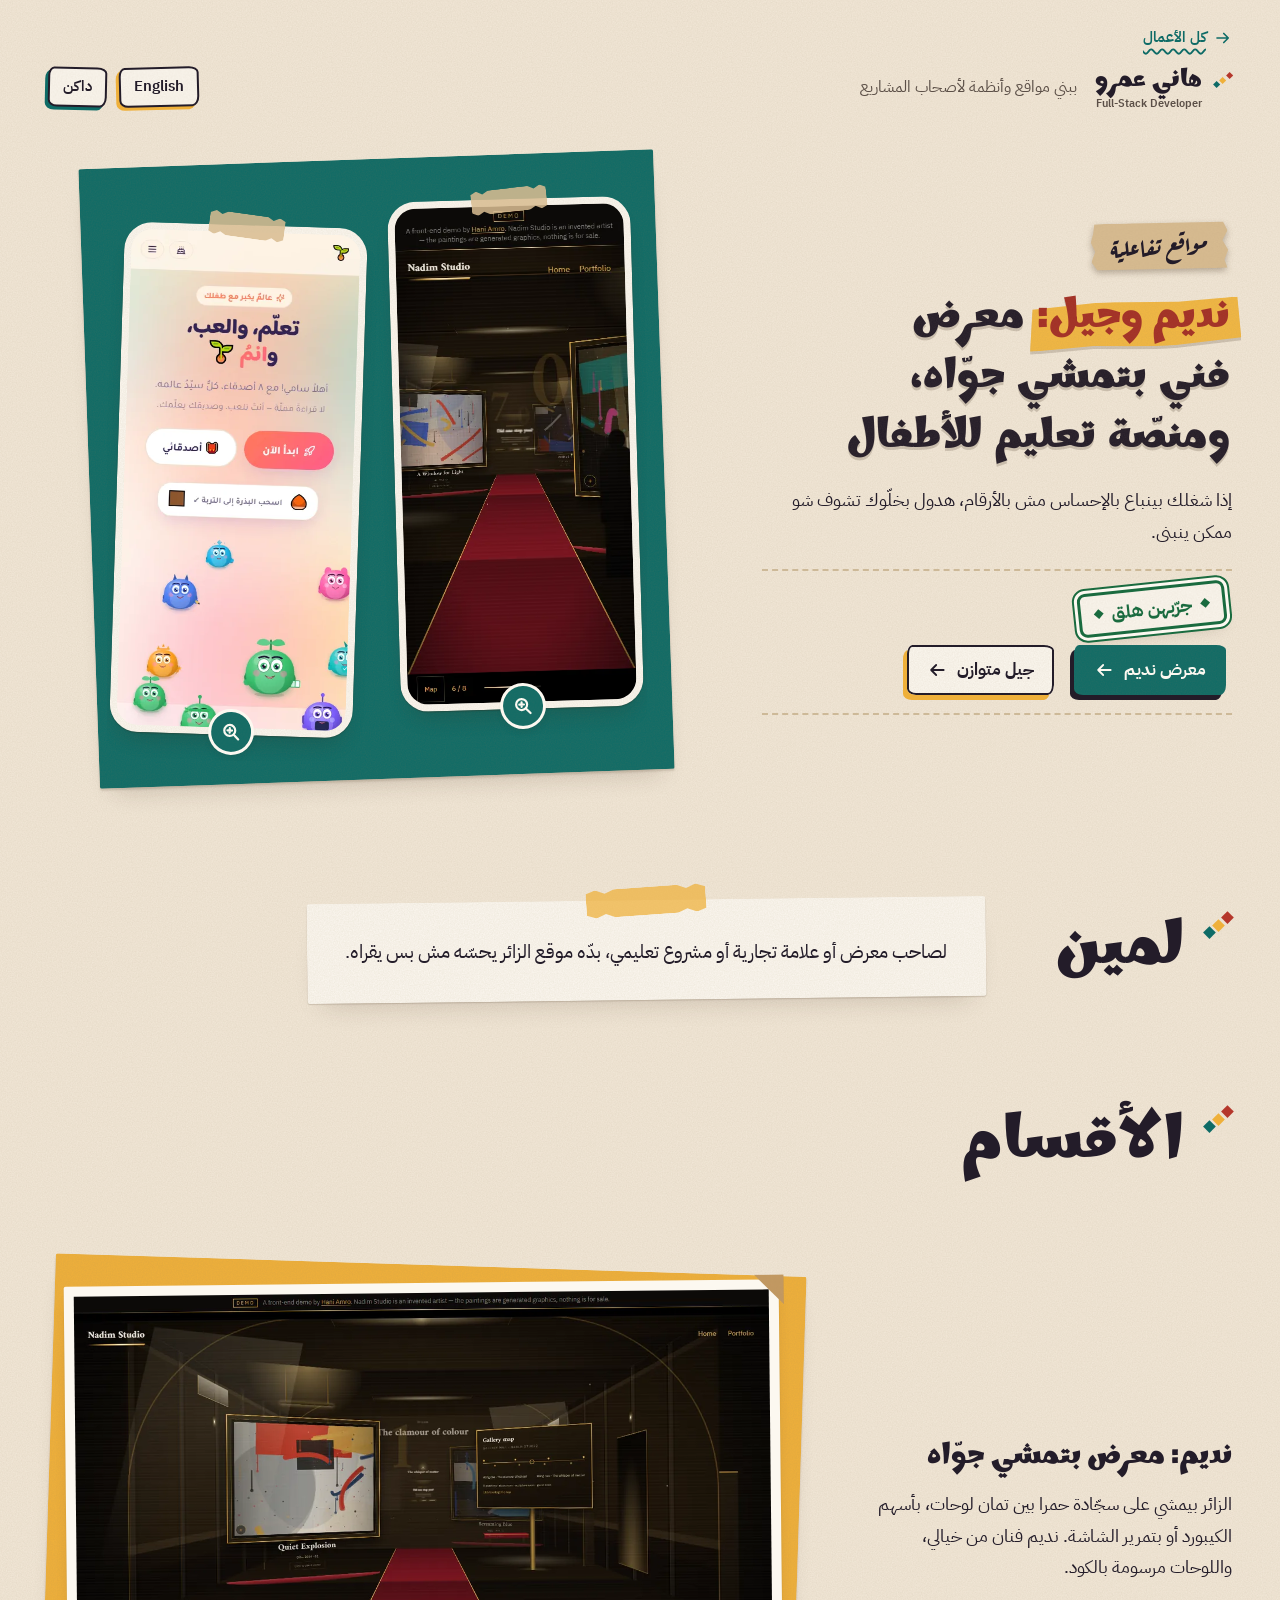
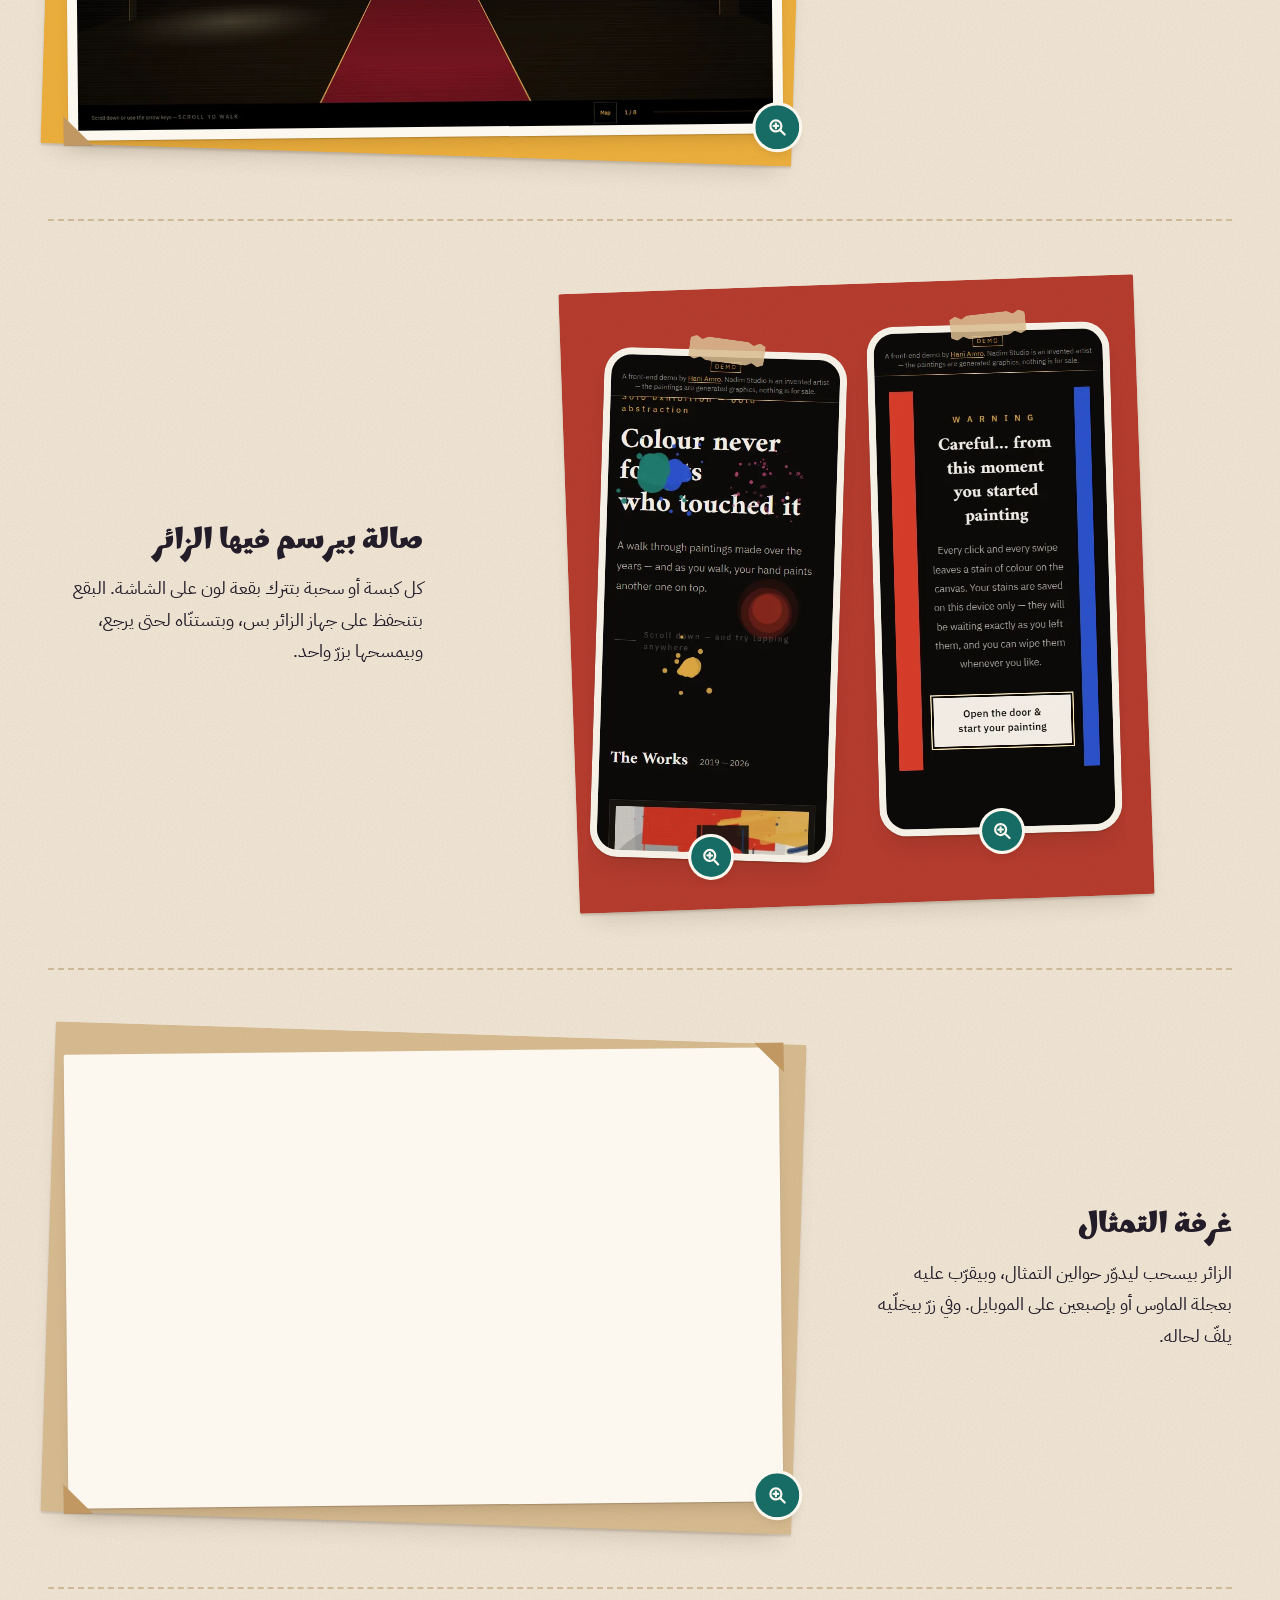
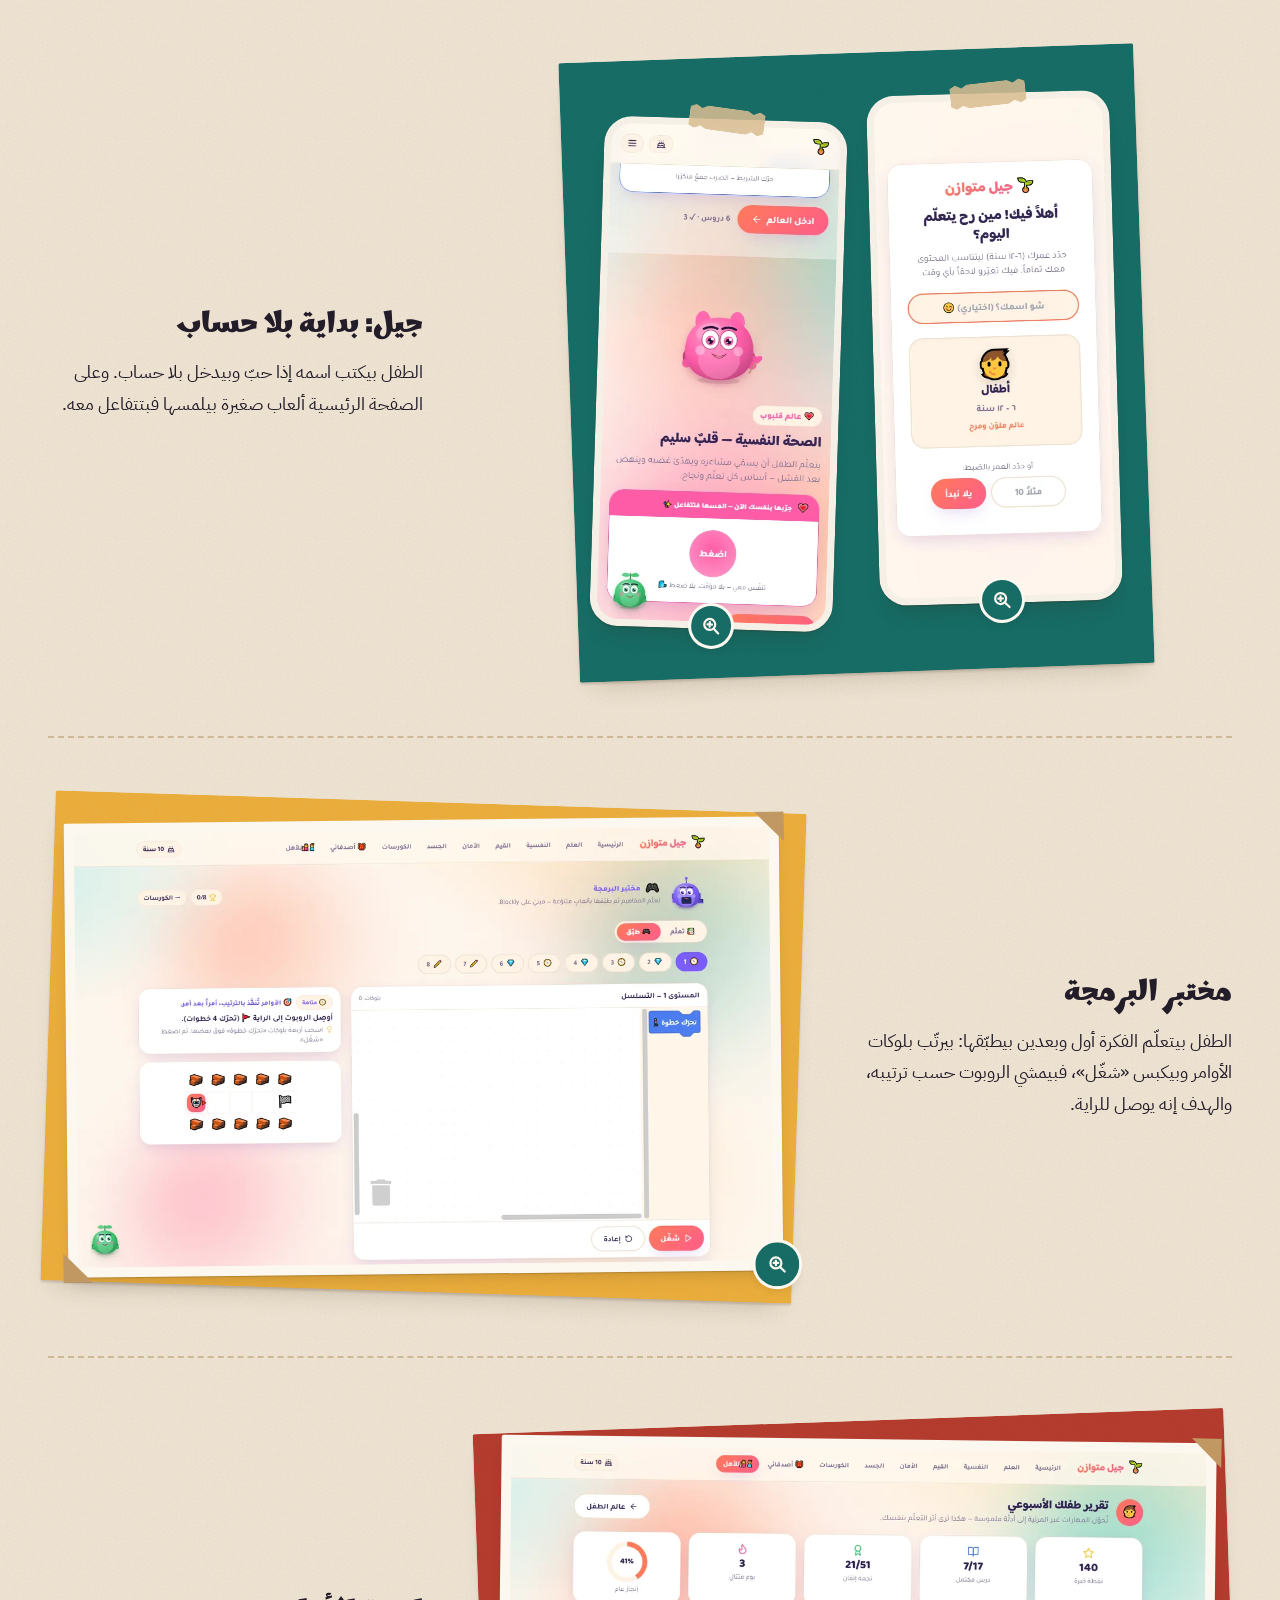
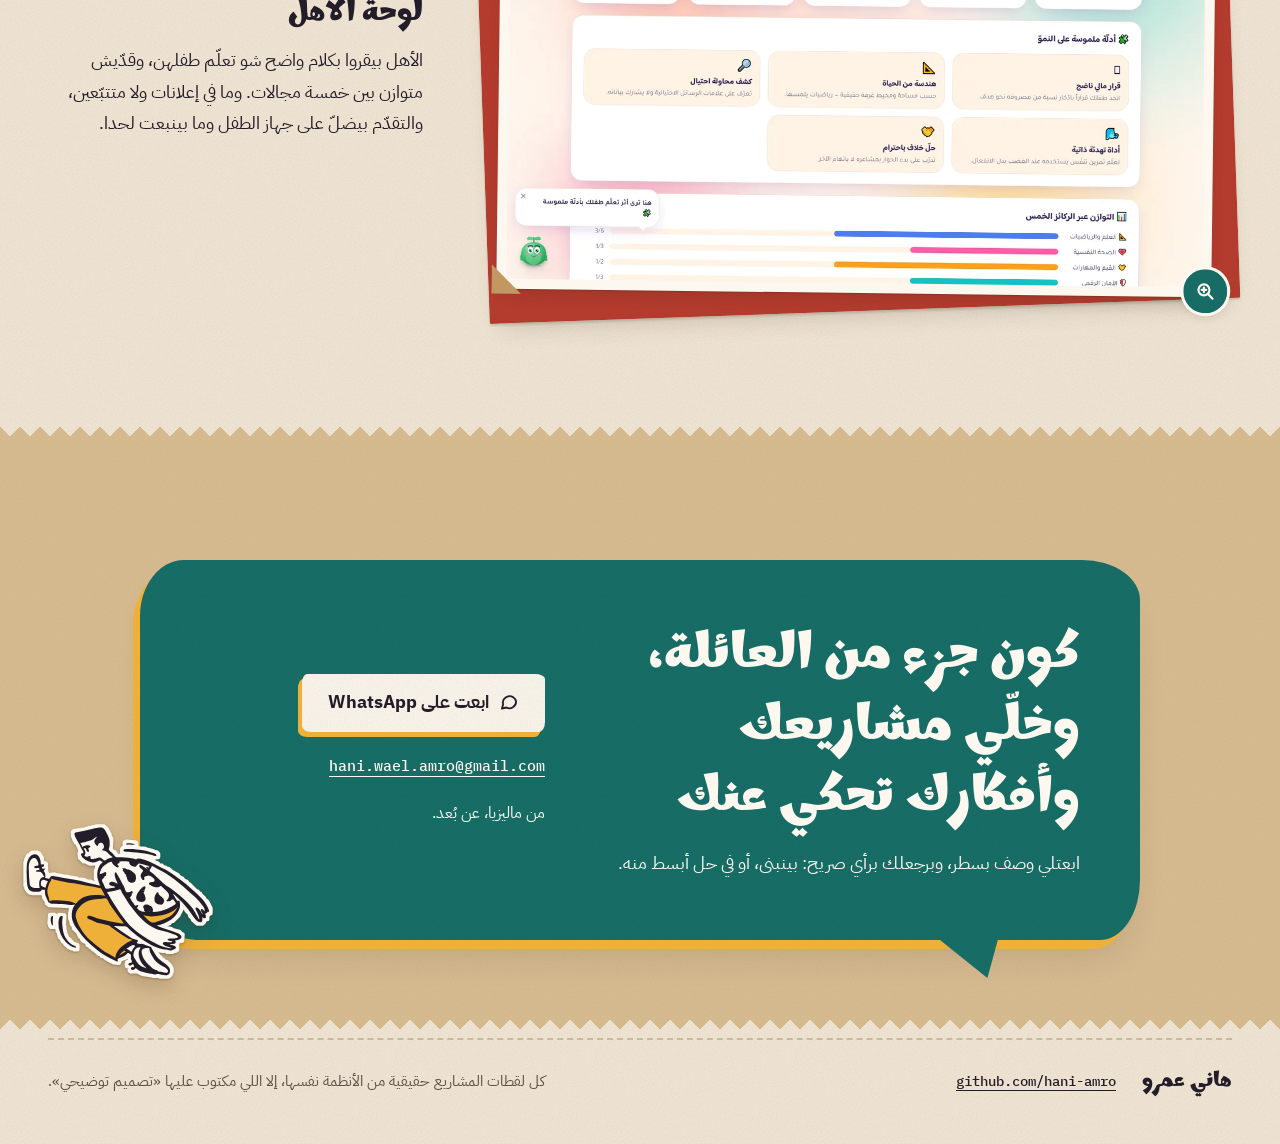
<file: work/showcase.html>
<!doctype html>
<html lang="ar" dir="rtl" data-default-lang="ar">
<head>
<meta charset="utf-8">
<meta name="viewport" content="width=device-width, initial-scale=1">
<title>نديم وجيل: معرض فني بتمشي جوّاه، ومنصّة تعليم للأطفال</title>
<meta name="description" content="نديم وجيل: معرض فني بتمشي جوّاه، ومنصّة تعليم للأطفال بلا تسجيل ولا إعلانات، والاتنين بيفتحوا هلق بالمتصفّح.">
<meta name="color-scheme" content="light dark">
<meta property="og:type" content="article">
<meta property="og:title" content="نديم وجيل: معرض فني بتمشي جوّاه، ومنصّة تعليم للأطفال">
<meta property="og:description" content="نديم وجيل: معرض فني بتمشي جوّاه، ومنصّة تعليم للأطفال بلا تسجيل ولا إعلانات، والاتنين بيفتحوا هلق بالمتصفّح.">
<meta property="og:url" content="https://hani-amro.github.io/work/showcase.html">
<meta property="og:locale" content="ar">
<meta property="og:image" content="https://hani-amro.github.io/img/og/hani-amro.jpg">
<meta property="og:image:width" content="1200">
<meta property="og:image:height" content="630">
<meta property="og:image:alt" content="كرت ورق ملصوق على لوح كرافت، مكتوب عليه «هاني عمرو» و«Full-Stack Developer»، وحواليه رسمتين">
<meta name="twitter:card" content="summary_large_image">
<link rel="icon" href="data:image/svg+xml,<svg xmlns='http://www.w3.org/2000/svg' viewBox='0 0 100 100'><rect width='100' height='100' rx='14' fill='%23F2E8D8'/><path d='M50 14 86 50 50 86 14 50z' fill='%23B5372B'/><path d='M50 34 66 50 50 66 34 50z' fill='%23EFB03A'/></svg>">
<script>(function(d){try{var s=localStorage,l=s.getItem('lang'),t=s.getItem('theme');if(t==='dark'||t==='light')d.setAttribute('data-theme',t);if((l==='en'||l==='ar')&&l!==d.getAttribute('data-default-lang')){d.lang=l;d.dir=l==='ar'?'rtl':'ltr';d.classList.add('i18n-wait');setTimeout(function(){d.classList.remove('i18n-wait')},300)}}catch(e){}try{if(matchMedia('(prefers-reduced-motion: no-preference)').matches){d.classList.add('motion');setTimeout(function(){if(!window.__craftReady)d.classList.remove('motion')},4000);addEventListener('pagereveal',function(e){var v=e.viewTransition,o=document.querySelector('.vt-on'),a=window.navigation&&navigation.activation,u=a&&a.from&&a.from.url||'',k=(u.split(/[?#]/)[0].split('/work/')[1]||'').replace('.html',''),s,r,f=function(){d.classList.remove('vt');if(s)s.classList.remove('vt-on')};if(o)o.classList.remove('vt-on');if(!v)return;d.classList.add('vt');v.finished.then(f,f);v.ready.catch(function(){});if(/^[a-z0-9-]+$/.test(k)&&(s=document.querySelector('#'+k+' [data-vt]'))){r=s.getBoundingClientRect();if(r.bottom>0&&r.top<innerHeight)s.classList.add('vt-on')}})}}catch(e){}})(document.documentElement)</script>
<link rel="preload" href="../fonts/ibm-plex-sans-arabic-400-arabic.woff2" as="font" type="font/woff2" crossorigin>
<link rel="preload" href="../fonts/marhey-700-arabic.woff2" as="font" type="font/woff2" crossorigin>
<link rel="stylesheet" href="../fonts.css">
<link rel="stylesheet" href="../site.css">
</head>
<body data-project="nadim-studio">

<header class="top">
<div class="wrap top-in">
<a class="back" href="../index.html#systems"><svg class="arw fwd" viewBox="0 0 24 24" aria-hidden="true" focusable="false"><path d="M20 12H5m6-6-6 6 6 6"/></svg><span data-i18n="back" class="ul">كل الأعمال</span></a><a class="brand" href="../index.html"><span class="mark" aria-hidden="true"><i></i><i></i><i></i></span><span data-i18n="name">هاني عمرو</span><span class="brand-tag" lang="en" dir="ltr">Full-Stack Developer</span></a>
<p data-i18n="role" class="role">ببني مواقع وأنظمة لأصحاب المشاريع</p>
<div class="tools">
<button id="lang-toggle" class="tool" type="button" lang="en" aria-label="Switch to English">English</button>
<button id="theme-toggle" class="tool" type="button" aria-label="بدّل بين الفاتح والداكن" data-i18n-aria="theme-aria"><span data-i18n="theme-dark" data-icon="dark">داكن</span><span data-i18n="theme-light" data-icon="light">فاتح</span></button>
</div>
</div>
</header>

<main>
<section class="wrap pg-hero" data-paper="teal" aria-labelledby="pg-h">
<div class="pg-copy">
<p class="kicker" data-reveal><span data-i18n="kicker">مواقع تفاعلية</span></p>

<h1 data-i18n="h1" class="cut-title pg-title" id="pg-h"><span class="w hl" data-reveal><span class="t">نديم وجيل:</span></span> <span class="w" data-reveal><span class="t">معرض</span></span> <span class="w" data-reveal><span class="t">فني</span></span> <span class="w" data-reveal><span class="t">بتمشي</span></span> <span class="w" data-reveal><span class="t">جوّاه،</span></span> <span class="w" data-reveal><span class="t">ومنصّة</span></span> <span class="w" data-reveal><span class="t">تعليم</span></span> <span class="w" data-reveal><span class="t">للأطفال</span></span></h1>
<p data-i18n="line" class="line" data-reveal>إذا شغلك بينباع بالإحساس مش بالأرقام، هدول بخلّوك تشوف شو ممكن ينبنى.</p>
<div class="status-row" data-reveal><div class="status"><span data-i18n="st-stamp" class="stamp" data-k="live" data-reveal>جرّبهن هلق</span>
<div class="links"><a class="btn" href="https://hani-amro.github.io/nadim-studio/"><span data-i18n="st-l0">معرض نديم</span><svg class="arw fwd" viewBox="0 0 24 24" aria-hidden="true" focusable="false"><path d="M20 12H5m6-6-6 6 6 6"/></svg></a><a class="btn btn--alt" href="https://hani-amro.github.io/jeel-mutawazin/"><span data-i18n="st-l1">جيل متوازن</span><svg class="arw fwd" viewBox="0 0 24 24" aria-hidden="true" focusable="false"><path d="M20 12H5m6-6-6 6 6 6"/></svg></a></div></div></div>
</div>
<div class="pg-vis pg-vis--phones"><span class="backing" aria-hidden="true" data-reveal></span><a class="phone-row zoom" href="../img/showcase/hero-1.webp" aria-label="شاشتين موبايل جنب بعض: ممرّ معرض نديم بسجّادة حمرا ولوحات على الجانبين، ورئيسية جيل بعنوان «تعلّم، والعب، وانمُ» وشخصياتها الملوّنة" data-i18n-aria="hero-alt"><span class="phone-card" style="--w:390;--h:844" data-reveal><img src="../img/showcase/hero-1.webp" width="390" height="844" alt="" decoding="async"><span class="zoom-ico" aria-hidden="true"><svg class="arw" viewBox="0 0 24 24" aria-hidden="true" focusable="false"><circle cx="10.5" cy="10.5" r="6"/><path d="M15 15l5 5M8 10.5h5M10.5 8v5"/></svg></span></span><span class="phone-card" style="--w:390;--h:844" data-reveal><img src="../img/showcase/hero-2.webp" width="390" height="844" alt="" decoding="async"><span class="zoom-ico" aria-hidden="true"><svg class="arw" viewBox="0 0 24 24" aria-hidden="true" focusable="false"><circle cx="10.5" cy="10.5" r="6"/><path d="M15 15l5 5M8 10.5h5M10.5 8v5"/></svg></span></span></a></div>
</section>
<section class="wrap pg-who" aria-labelledby="who-h">
<h2 id="who-h" class="sec-title"><span class="dots" aria-hidden="true"><i></i><i></i><i></i></span><span data-i18n="who-h"><span class="pw" data-reveal>لمين</span></span></h2>
<div class="note-card" data-reveal><p data-i18n="who-p">لصاحب معرض أو علامة تجارية أو مشروع تعليمي، بدّه موقع الزائر يحسّه مش بس يقراه.</p></div>
</section>
<section class="wrap pg-secs" aria-labelledby="sec-h">
<h2 id="sec-h" class="sec-title"><span class="dots" aria-hidden="true"><i></i><i></i><i></i></span><span data-i18n="sec-h"><span class="pw" data-reveal>الأقسام</span></span></h2>

<article class="pg-sec" data-paper="saffron" aria-labelledby="s1-h">
<div class="pg-text"><h3 data-i18n="s1-h" id="s1-h"><span class="pw" data-reveal>نديم:</span> <span class="pw" data-reveal>معرض</span> <span class="pw" data-reveal>بتمشي</span> <span class="pw" data-reveal>جوّاه</span></h3>
<p data-i18n="s1-p" class="line" data-reveal>الزائر بيمشي على سجّادة حمرا بين تمان لوحات، بأسهم الكيبورد أو بتمرير الشاشة. نديم فنان من خيالي، واللوحات مرسومة بالكود.</p></div>
<div class="pg-vis"><span class="backing" aria-hidden="true" data-reveal></span><a class="print zoom" href="../img/showcase/s1.webp" data-reveal><picture><source media="(max-width: 639px)" srcset="../img/showcase/s1-640.webp" width="640" height="400"><img src="../img/showcase/s1.webp" width="1200" height="750" alt="ممرّ معرض نديم: سجّادة حمرا بين لوحة تجريدية ولافتة خريطة المعرض، ومن تحت سطر بيشرح المشي بالأسهم أو التمرير، وزرّ الخريطة وعدّاد اللوحات" data-i18n-alt="s1-alt" loading="lazy" decoding="async"></picture><span class="zoom-ico" aria-hidden="true"><svg class="arw" viewBox="0 0 24 24" aria-hidden="true" focusable="false"><circle cx="10.5" cy="10.5" r="6"/><path d="M15 15l5 5M8 10.5h5M10.5 8v5"/></svg></span></a></div>
</article>

<article class="pg-sec" data-paper="pom" aria-labelledby="s2-h">
<div class="pg-text"><h3 data-i18n="s2-h" id="s2-h"><span class="pw" data-reveal>صالة</span> <span class="pw" data-reveal>بيرسم</span> <span class="pw" data-reveal>فيها</span> <span class="pw" data-reveal>الزائر</span></h3>
<p data-i18n="s2-p" class="line" data-reveal>كل كبسة أو سحبة بتترك بقعة لون على الشاشة. البقع بتنحفظ على جهاز الزائر بس، وبتستنّاه لحتى يرجع، وبيمسحها بزرّ واحد.</p></div>
<div class="pg-vis pg-vis--phones"><span class="backing" aria-hidden="true" data-reveal></span><a class="phone-row zoom" href="../img/showcase/s2-1.webp" aria-label="شاشتين موبايل من صالة نديم: تحذير قبل الدخول بيقول إنّ كل لمسة بتترك بقعة لون محفوظة على الجهاز بس، والصفحة بعد الدخول وعليها بقع ألوان فوق العنوان" data-i18n-aria="s2-alt"><span class="phone-card" style="--w:390;--h:844" data-reveal><img src="../img/showcase/s2-1.webp" width="390" height="844" alt="" loading="lazy" decoding="async"><span class="zoom-ico" aria-hidden="true"><svg class="arw" viewBox="0 0 24 24" aria-hidden="true" focusable="false"><circle cx="10.5" cy="10.5" r="6"/><path d="M15 15l5 5M8 10.5h5M10.5 8v5"/></svg></span></span><span class="phone-card" style="--w:390;--h:844" data-reveal><img src="../img/showcase/s2-2.webp" width="390" height="844" alt="" loading="lazy" decoding="async"><span class="zoom-ico" aria-hidden="true"><svg class="arw" viewBox="0 0 24 24" aria-hidden="true" focusable="false"><circle cx="10.5" cy="10.5" r="6"/><path d="M15 15l5 5M8 10.5h5M10.5 8v5"/></svg></span></span></a></div>
</article>

<article class="pg-sec" data-paper="kraft" aria-labelledby="s3-h">
<div class="pg-text"><h3 data-i18n="s3-h" id="s3-h"><span class="pw" data-reveal>غرفة</span> <span class="pw" data-reveal>التمثال</span></h3>
<p data-i18n="s3-p" class="line" data-reveal>الزائر بيسحب ليدوّر حوالين التمثال، وبيقرّب عليه بعجلة الماوس أو بإصبعين على الموبايل. وفي زرّ بيخلّيه يلفّ لحاله.</p></div>
<div class="pg-vis"><span class="backing" aria-hidden="true" data-reveal></span><a class="print zoom" href="../img/showcase/s3.webp" data-reveal><picture><source media="(max-width: 639px)" srcset="../img/showcase/s3-640.webp" width="640" height="400"><img src="../img/showcase/s3.webp" width="1200" height="750" alt="غرفة التمثال: تمثال برونزي ملتوي بخطّ أحمر فوق قاعدة بيضا، وأزرار للرجوع للمتحف وللدوران التلقائي، وسطر بيشرح السحب والتقريب" data-i18n-alt="s3-alt" loading="lazy" decoding="async"></picture><span class="zoom-ico" aria-hidden="true"><svg class="arw" viewBox="0 0 24 24" aria-hidden="true" focusable="false"><circle cx="10.5" cy="10.5" r="6"/><path d="M15 15l5 5M8 10.5h5M10.5 8v5"/></svg></span></a></div>
</article>

<article class="pg-sec" data-paper="teal" data-project="sasss" aria-labelledby="s4-h">
<div class="pg-text"><h3 data-i18n="s4-h" id="s4-h"><span class="pw" data-reveal>جيل:</span> <span class="pw" data-reveal>بداية</span> <span class="pw" data-reveal>بلا</span> <span class="pw" data-reveal>حساب</span></h3>
<p data-i18n="s4-p" class="line" data-reveal>الطفل بيكتب اسمه إذا حبّ وبيدخل بلا حساب. وعلى الصفحة الرئيسية ألعاب صغيرة بيلمسها فبتتفاعل معه.</p></div>
<div class="pg-vis pg-vis--phones"><span class="backing" aria-hidden="true" data-reveal></span><a class="phone-row zoom" href="../img/showcase/s4-1.webp" aria-label="شاشتين موبايل من جيل: شاشة البداية بخانة اسم اختيارية وخيار «أطفال» لعمر بين 6 و12 سنة، وعالم الصحة النفسية مع لعبة «اضغط» لتمرين تنفّس" data-i18n-aria="s4-alt"><span class="phone-card" style="--w:390;--h:844" data-reveal><img src="../img/showcase/s4-1.webp" width="390" height="844" alt="" loading="lazy" decoding="async"><span class="zoom-ico" aria-hidden="true"><svg class="arw" viewBox="0 0 24 24" aria-hidden="true" focusable="false"><circle cx="10.5" cy="10.5" r="6"/><path d="M15 15l5 5M8 10.5h5M10.5 8v5"/></svg></span></span><span class="phone-card" style="--w:390;--h:844" data-reveal><img src="../img/showcase/s4-2.webp" width="390" height="844" alt="" loading="lazy" decoding="async"><span class="zoom-ico" aria-hidden="true"><svg class="arw" viewBox="0 0 24 24" aria-hidden="true" focusable="false"><circle cx="10.5" cy="10.5" r="6"/><path d="M15 15l5 5M8 10.5h5M10.5 8v5"/></svg></span></span></a></div>
</article>

<article class="pg-sec" data-paper="saffron" data-project="sasss" aria-labelledby="s5-h">
<div class="pg-text"><h3 data-i18n="s5-h" id="s5-h"><span class="pw" data-reveal>مختبر</span> <span class="pw" data-reveal>البرمجة</span></h3>
<p data-i18n="s5-p" class="line" data-reveal>الطفل بيتعلّم الفكرة أول وبعدين بيطبّقها: بيرتّب بلوكات الأوامر وبيكبس «شغّل»، فبيمشي الروبوت حسب ترتيبه، والهدف إنه يوصل للراية.</p></div>
<div class="pg-vis"><span class="backing" aria-hidden="true" data-reveal></span><a class="print zoom" href="../img/showcase/s5.webp" data-reveal><picture><source media="(max-width: 639px)" srcset="../img/showcase/s5-640.webp" width="640" height="400"><img src="../img/showcase/s5.webp" width="1200" height="750" alt="مختبر البرمجة بجيل: زرّين «تعلّم» و«طبّق»، وأزرار المستويات، ومهمّة «أوصِل الروبوت إلى الراية» على شبكة صغيرة، وبلوكة «تحرّك خطوة» وزرّ «شغّل»" data-i18n-alt="s5-alt" loading="lazy" decoding="async"></picture><span class="zoom-ico" aria-hidden="true"><svg class="arw" viewBox="0 0 24 24" aria-hidden="true" focusable="false"><circle cx="10.5" cy="10.5" r="6"/><path d="M15 15l5 5M8 10.5h5M10.5 8v5"/></svg></span></a></div>
</article>

<article class="pg-sec" data-paper="pom" data-project="sasss" aria-labelledby="s6-h">
<div class="pg-text"><h3 data-i18n="s6-h" id="s6-h"><span class="pw" data-reveal>لوحة</span> <span class="pw" data-reveal>الأهل</span></h3>
<p data-i18n="s6-p" class="line" data-reveal>الأهل بيقروا بكلام واضح شو تعلّم طفلهن، وقدّيش متوازن بين خمسة مجالات. وما في إعلانات ولا متتبّعين، والتقدّم بيضلّ على جهاز الطفل وما بينبعت لحدا.</p></div>
<div class="pg-vis"><span class="backing" aria-hidden="true" data-reveal></span><a class="print zoom" href="../img/showcase/s6.webp" data-reveal><picture><source media="(max-width: 639px)" srcset="../img/showcase/s6-640.webp" width="640" height="400"><img src="../img/showcase/s6.webp" width="1200" height="750" alt="لوحة الأهل بجيل: تقرير الطفل الأسبوعي بأرقام تجريبية، وبطاقات «أدلّة ملموسة على النموّ» متل «كشف محاولة احتيال»، وأول أشرطة التوازن بين المجالات" data-i18n-alt="s6-alt" loading="lazy" decoding="async"></picture><span class="zoom-ico" aria-hidden="true"><svg class="arw" viewBox="0 0 24 24" aria-hidden="true" focusable="false"><circle cx="10.5" cy="10.5" r="6"/><path d="M15 15l5 5M8 10.5h5M10.5 8v5"/></svg></span></a></div>
</article>
</section>

<section class="cta-band" aria-labelledby="cta-h">
<div class="wrap cta">
<div class="bubble" data-reveal>
<div class="ask-col">
<h2 data-i18n="cta-h" id="cta-h"><span class="pw" data-reveal>كون</span> <span class="pw" data-reveal>جزء</span> <span class="pw" data-reveal>من</span> <span class="pw" data-reveal>العائلة،</span> <span class="pw" data-reveal>وخلّي</span> <span class="pw" data-reveal>مشاريعك</span> <span class="pw" data-reveal>وأفكارك</span> <span class="pw" data-reveal>تحكي</span> <span class="pw" data-reveal>عنك</span></h2>
<p data-i18n="cta-p" class="ask">ابعتلي وصف بسطر، وبرجعلك برأي صريح: بينبنى، أو في حل أبسط منه.</p>
</div>
<div class="ways">
<a class="btn btn--big btn--light" href="https://wa.me/601172380996"><svg class="arw" viewBox="0 0 24 24" aria-hidden="true" focusable="false"><path d="M20.5 11.5a8 8 0 0 1-11.7 7.1L3.5 20l1.4-5A8 8 0 1 1 20.5 11.5Z"/></svg><span data-i18n="cta-wa">ابعت على WhatsApp</span></a>
<a class="mail" href="mailto:hani.wael.amro@gmail.com"><span class="ul">hani.wael.amro@gmail.com</span></a>
<p data-i18n="cta-note" class="cta-note">من ماليزيا، عن بُعد.</p>
</div>
<span class="dd dd-cta" aria-hidden="true" data-reveal><svg viewBox="73 25 880 720" focusable="false"><use href="../img/doodles.svg#dd-jumping"/></svg></span></div>
</div>
</section>
</main>

<footer class="foot">
<div class="wrap foot-in">
<span data-i18n="foot-name" class="foot-name">هاني عمرو</span>
<a class="gh" href="https://github.com/hani-amro"><span class="ul">github.com/hani-amro</span></a>
<p data-i18n="foot-real" class="foot-real">كل لقطات المشاريع حقيقية من الأنظمة نفسها، إلا اللي مكتوب عليها «تصميم توضيحي».</p>
</div>
</footer>

<dialog class="viewer" id="viewer"><button class="tool viewer-x" type="button"><svg class="arw" viewBox="0 0 24 24" aria-hidden="true" focusable="false"><path d="M6 6l12 12M18 6 6 18"/></svg><span data-i18n="viewer-x">سكّر</span></button><div class="viewer-body"></div></dialog>

<script src="../i18n/en-showcase.js"></script>
<script src="../site.js"></script>
<script src="../viewer.js"></script>
<script src="../motion.min.js"></script>
<script src="../craft.js"></script>
</body>
</html>
</file>
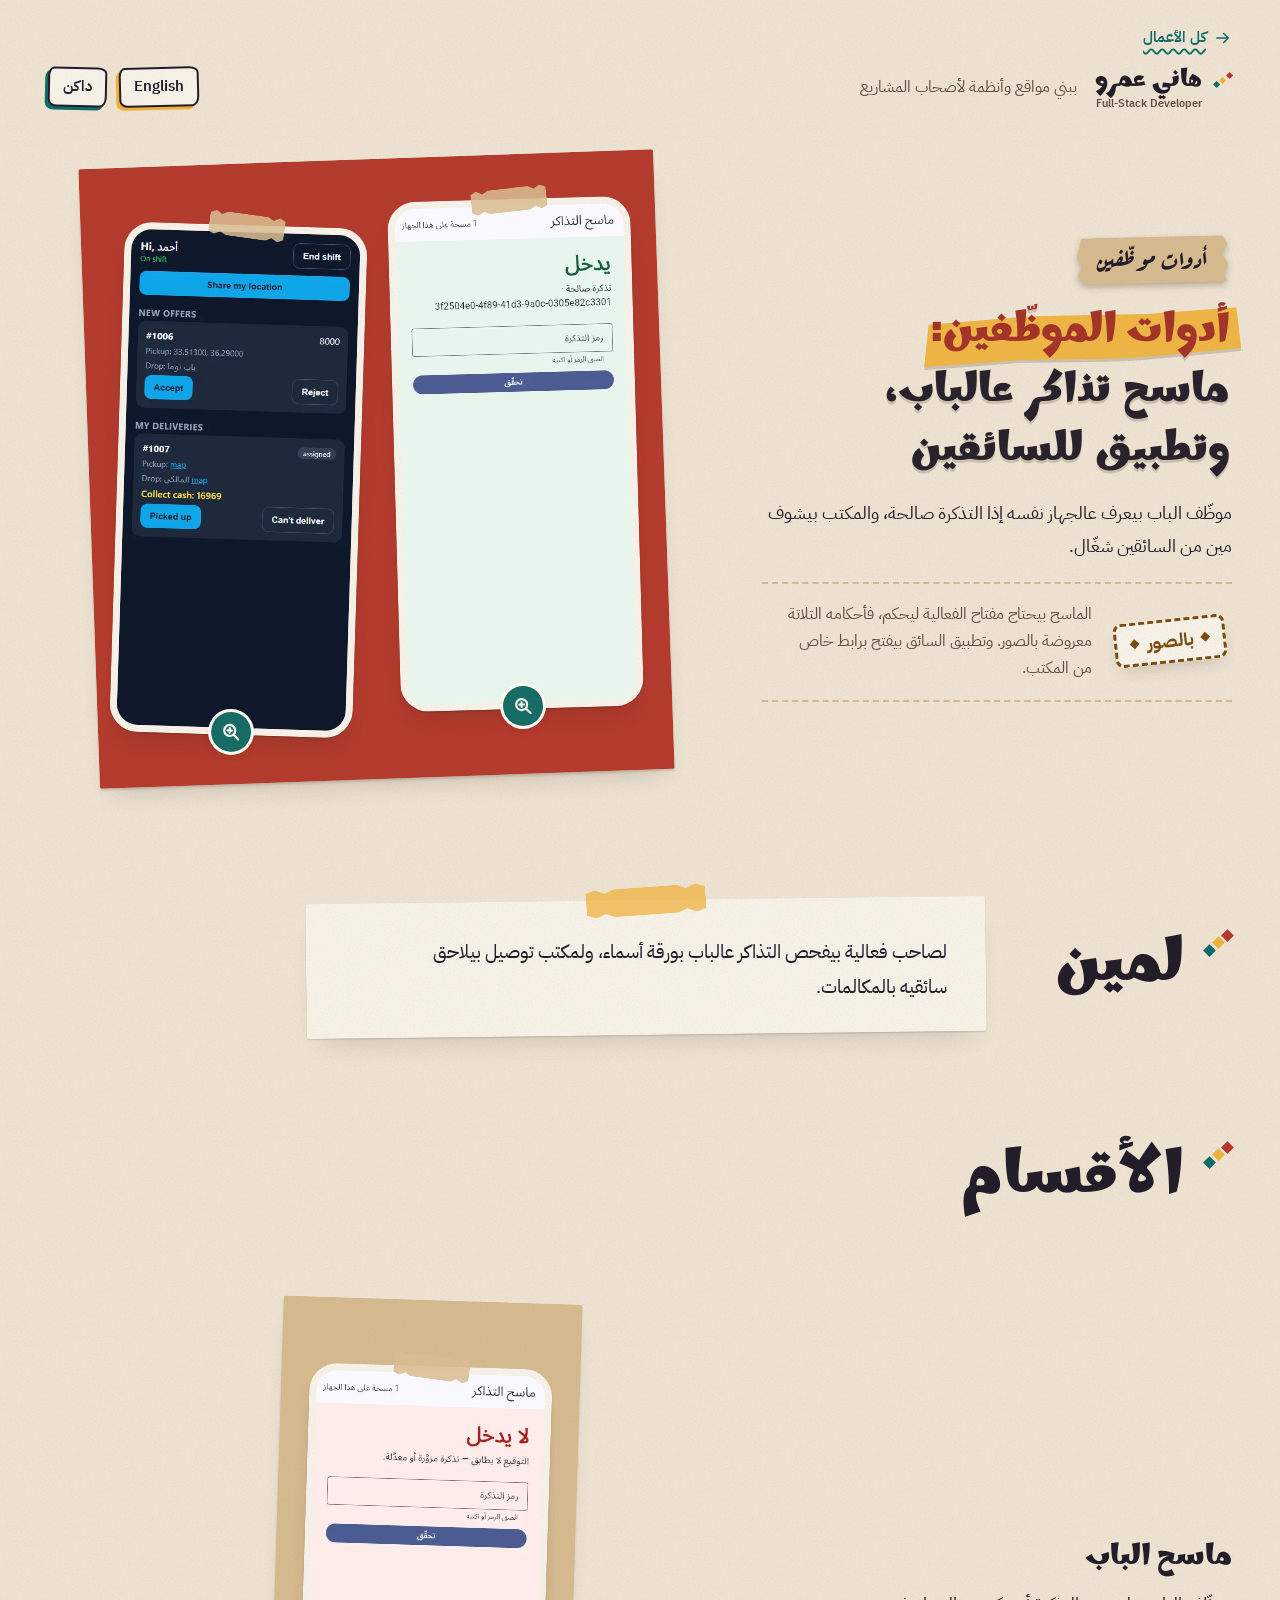
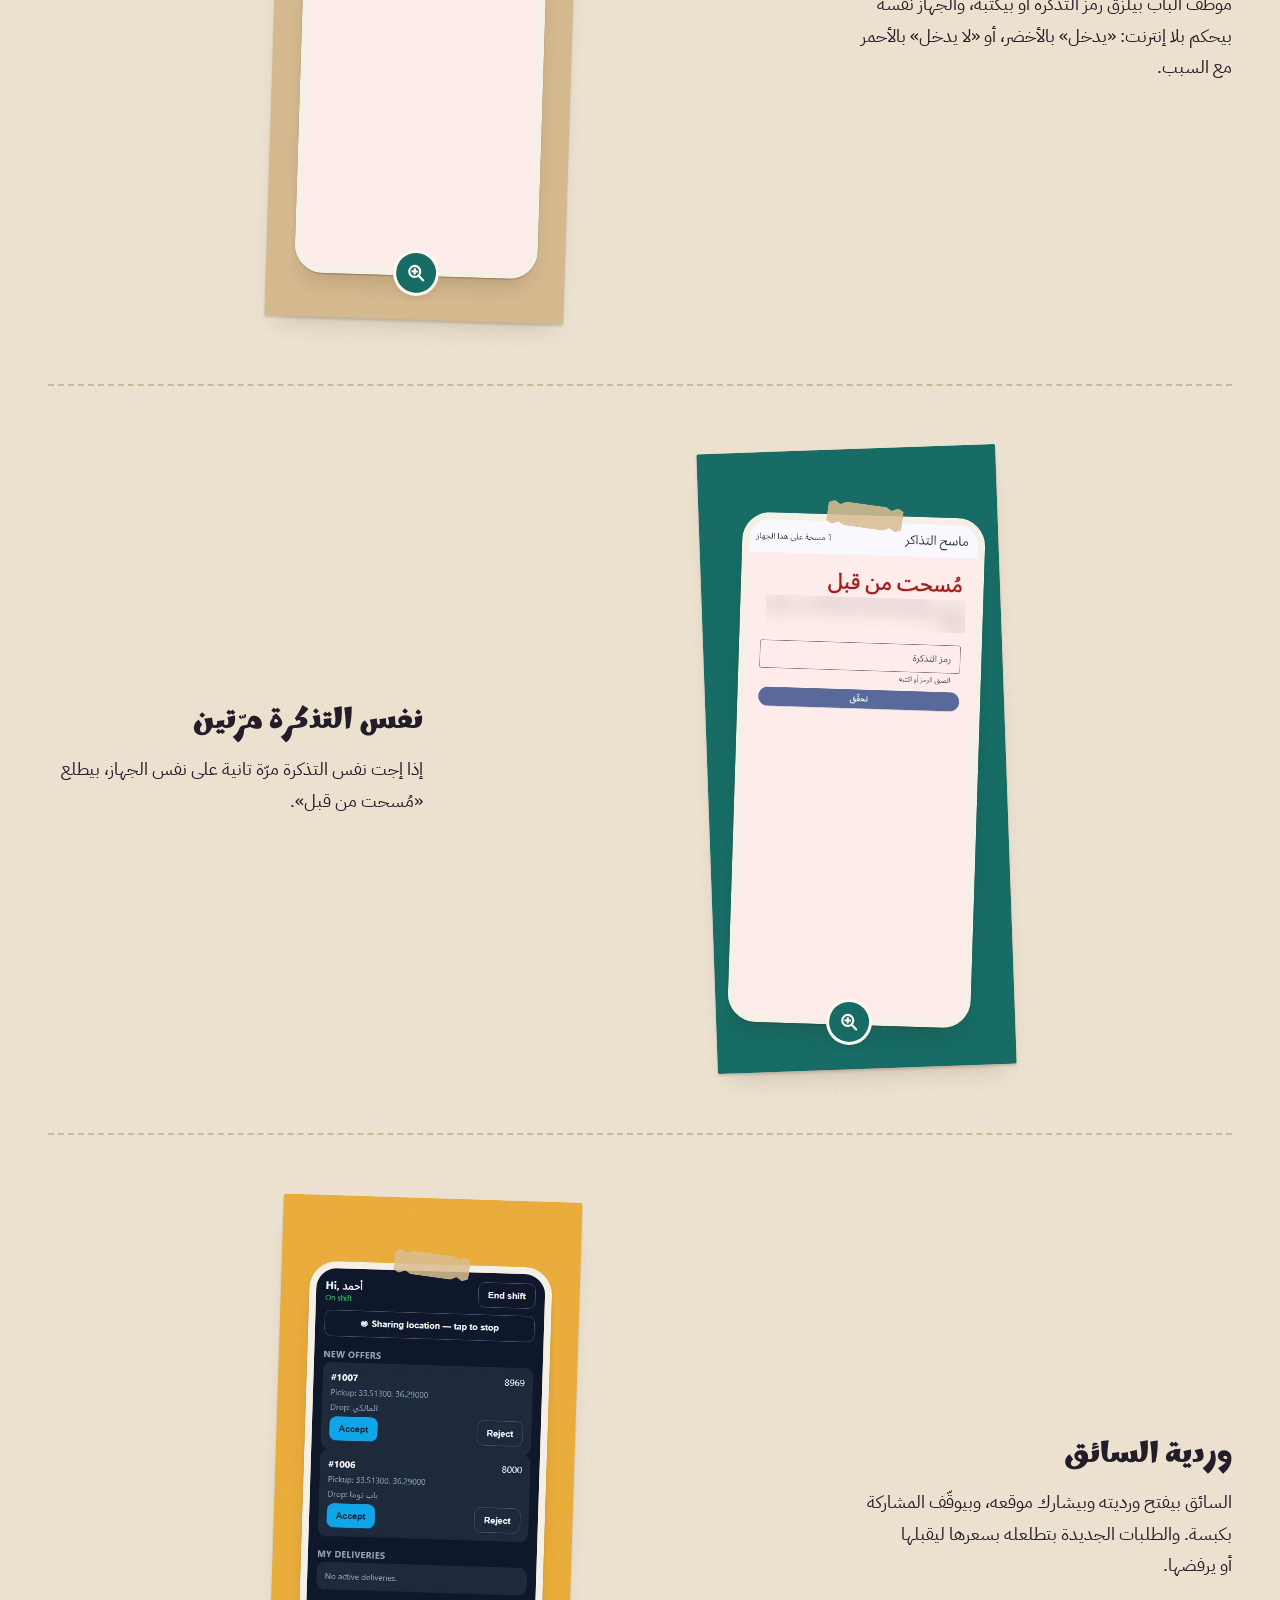
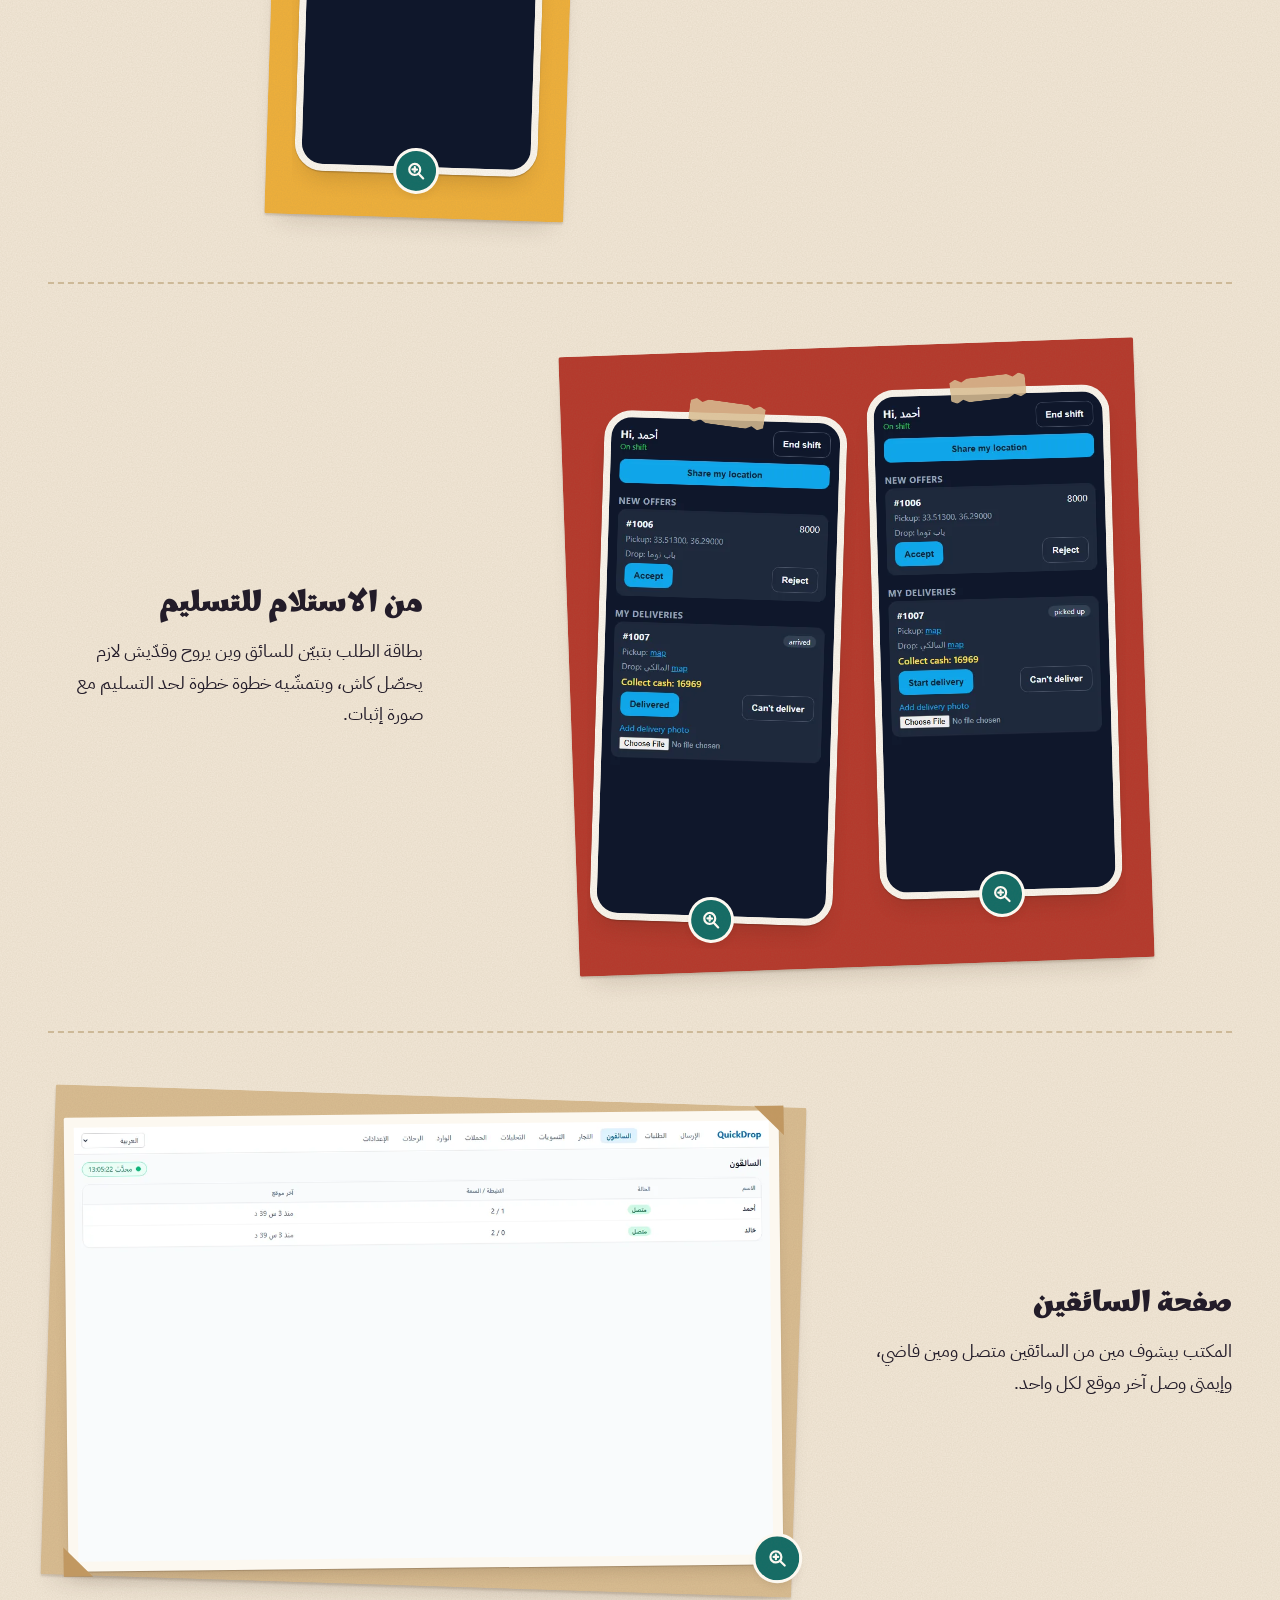
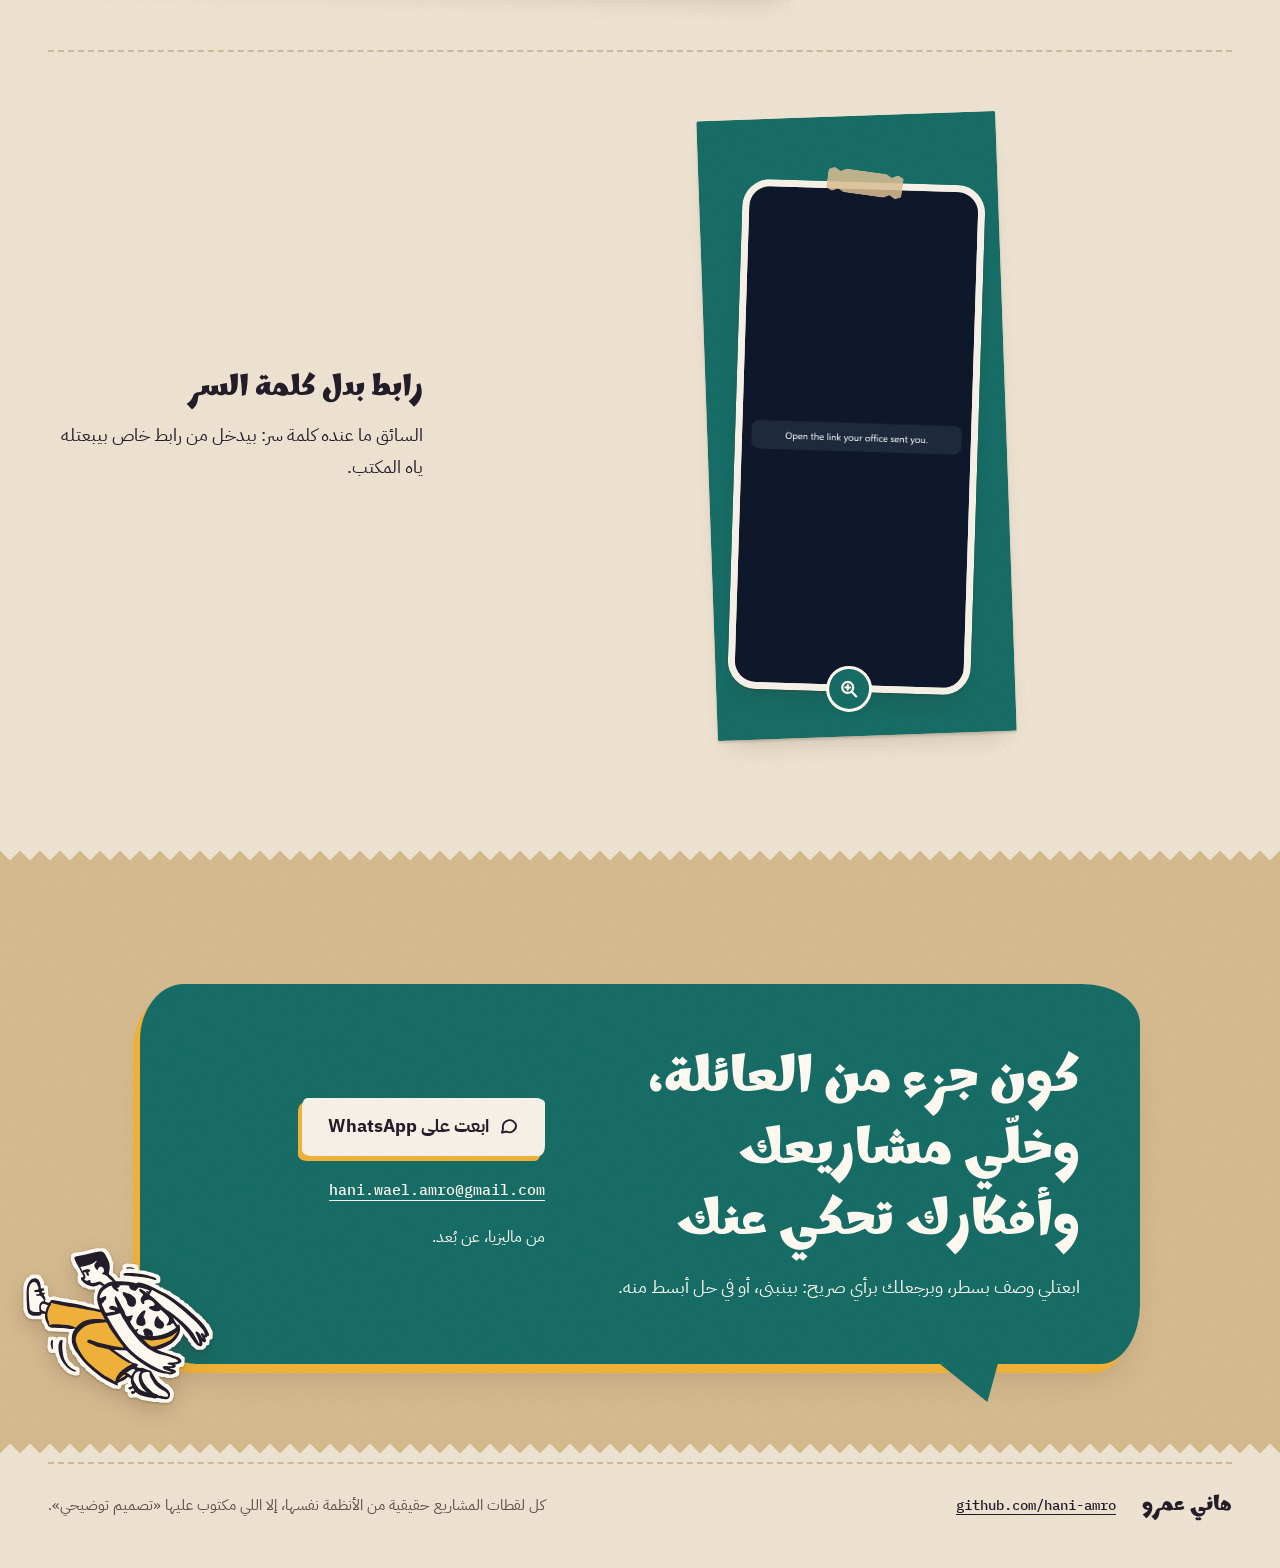
<file: work/staff.html>
<!doctype html>
<html lang="ar" dir="rtl" data-default-lang="ar">
<head>
<meta charset="utf-8">
<meta name="viewport" content="width=device-width, initial-scale=1">
<title>أدوات الموظّفين: ماسح تذاكر عالباب، وتطبيق للسائقين</title>
<meta name="description" content="موظّف الباب بيعرف عالجهاز نفسه إذا التذكرة صالحة حتى بلا إنترنت، والسائق بيمشي بالطلب من الاستلام للتسليم، والمكتب بيشوف حالة كل سائق.">
<meta name="color-scheme" content="light dark">
<meta property="og:type" content="article">
<meta property="og:title" content="أدوات الموظّفين: ماسح تذاكر عالباب، وتطبيق للسائقين">
<meta property="og:description" content="موظّف الباب بيعرف عالجهاز نفسه إذا التذكرة صالحة حتى بلا إنترنت، والسائق بيمشي بالطلب من الاستلام للتسليم، والمكتب بيشوف حالة كل سائق.">
<meta property="og:url" content="https://hani-amro.github.io/work/staff.html">
<meta property="og:locale" content="ar">
<meta property="og:image" content="https://hani-amro.github.io/img/og/hani-amro.jpg">
<meta property="og:image:width" content="1200">
<meta property="og:image:height" content="630">
<meta property="og:image:alt" content="كرت ورق ملصوق على لوح كرافت، مكتوب عليه «هاني عمرو» و«Full-Stack Developer»، وحواليه رسمتين">
<meta name="twitter:card" content="summary_large_image">
<link rel="icon" href="data:image/svg+xml,<svg xmlns='http://www.w3.org/2000/svg' viewBox='0 0 100 100'><rect width='100' height='100' rx='14' fill='%23F2E8D8'/><path d='M50 14 86 50 50 86 14 50z' fill='%23B5372B'/><path d='M50 34 66 50 50 66 34 50z' fill='%23EFB03A'/></svg>">
<script>(function(d){try{var s=localStorage,l=s.getItem('lang'),t=s.getItem('theme');if(t==='dark'||t==='light')d.setAttribute('data-theme',t);if((l==='en'||l==='ar')&&l!==d.getAttribute('data-default-lang')){d.lang=l;d.dir=l==='ar'?'rtl':'ltr';d.classList.add('i18n-wait');setTimeout(function(){d.classList.remove('i18n-wait')},300)}}catch(e){}try{if(matchMedia('(prefers-reduced-motion: no-preference)').matches){d.classList.add('motion');setTimeout(function(){if(!window.__craftReady)d.classList.remove('motion')},4000);addEventListener('pagereveal',function(e){var v=e.viewTransition,o=document.querySelector('.vt-on'),a=window.navigation&&navigation.activation,u=a&&a.from&&a.from.url||'',k=(u.split(/[?#]/)[0].split('/work/')[1]||'').replace('.html',''),s,r,f=function(){d.classList.remove('vt');if(s)s.classList.remove('vt-on')};if(o)o.classList.remove('vt-on');if(!v)return;d.classList.add('vt');v.finished.then(f,f);v.ready.catch(function(){});if(/^[a-z0-9-]+$/.test(k)&&(s=document.querySelector('#'+k+' [data-vt]'))){r=s.getBoundingClientRect();if(r.bottom>0&&r.top<innerHeight)s.classList.add('vt-on')}})}}catch(e){}})(document.documentElement)</script>
<link rel="preload" href="../fonts/ibm-plex-sans-arabic-400-arabic.woff2" as="font" type="font/woff2" crossorigin>
<link rel="preload" href="../fonts/marhey-700-arabic.woff2" as="font" type="font/woff2" crossorigin>
<link rel="stylesheet" href="../fonts.css">
<link rel="stylesheet" href="../site.css">
</head>
<body data-project="wain-ticketing-ledger">

<header class="top">
<div class="wrap top-in">
<a class="back" href="../index.html#systems"><svg class="arw fwd" viewBox="0 0 24 24" aria-hidden="true" focusable="false"><path d="M20 12H5m6-6-6 6 6 6"/></svg><span data-i18n="back" class="ul">كل الأعمال</span></a><a class="brand" href="../index.html"><span class="mark" aria-hidden="true"><i></i><i></i><i></i></span><span data-i18n="name">هاني عمرو</span><span class="brand-tag" lang="en" dir="ltr">Full-Stack Developer</span></a>
<p data-i18n="role" class="role">ببني مواقع وأنظمة لأصحاب المشاريع</p>
<div class="tools">
<button id="lang-toggle" class="tool" type="button" lang="en" aria-label="Switch to English">English</button>
<button id="theme-toggle" class="tool" type="button" aria-label="بدّل بين الفاتح والداكن" data-i18n-aria="theme-aria"><span data-i18n="theme-dark" data-icon="dark">داكن</span><span data-i18n="theme-light" data-icon="light">فاتح</span></button>
</div>
</div>
</header>

<main>
<section class="wrap pg-hero" data-paper="pom" aria-labelledby="pg-h">
<div class="pg-copy">
<p class="kicker" data-reveal><span data-i18n="kicker">أدوات موظّفين</span></p>

<h1 data-i18n="h1" class="cut-title pg-title" id="pg-h"><span class="w hl" data-reveal><span class="t">أدوات الموظّفين:</span></span> <span class="w" data-reveal><span class="t">ماسح</span></span> <span class="w" data-reveal><span class="t">تذاكر</span></span> <span class="w" data-reveal><span class="t">عالباب،</span></span> <span class="w" data-reveal><span class="t">وتطبيق</span></span> <span class="w" data-reveal><span class="t">للسائقين</span></span></h1>
<p data-i18n="line" class="line" data-reveal>موظّف الباب بيعرف عالجهاز نفسه إذا التذكرة صالحة، والمكتب بيشوف مين من السائقين شغّال.</p>
<div class="status-row" data-reveal><div class="status"><span data-i18n="st-stamp" class="stamp" data-k="photos" data-reveal>بالصور</span>
<p data-i18n="st-note" class="note">الماسح بيحتاج مفتاح الفعالية ليحكم، فأحكامه التلاتة معروضة بالصور. وتطبيق السائق بيفتح برابط خاص من المكتب.</p></div></div>
</div>
<div class="pg-vis pg-vis--phones"><span class="backing" aria-hidden="true" data-reveal></span><a class="phone-row zoom" href="../img/staff/hero-1.webp" aria-label="شاشتين موبايل: ماسح التذاكر بحكم «يدخل» بالأخضر، وتطبيق السائق بالإنجليزي فيه عرض طلب بزرّين Accept وReject، وتحته طلبه الحالي مع المبلغ اللي لازم يحصّله كاش" data-i18n-aria="hero-alt"><span class="phone-card" style="--w:390;--h:844" data-reveal data-vt><img src="../img/staff/hero-1.webp" width="390" height="844" alt="" decoding="async"><span class="zoom-ico" aria-hidden="true"><svg class="arw" viewBox="0 0 24 24" aria-hidden="true" focusable="false"><circle cx="10.5" cy="10.5" r="6"/><path d="M15 15l5 5M8 10.5h5M10.5 8v5"/></svg></span></span><span class="phone-card" style="--w:390;--h:844" data-reveal><img src="../img/staff/hero-2.webp" width="390" height="844" alt="" decoding="async"><span class="zoom-ico" aria-hidden="true"><svg class="arw" viewBox="0 0 24 24" aria-hidden="true" focusable="false"><circle cx="10.5" cy="10.5" r="6"/><path d="M15 15l5 5M8 10.5h5M10.5 8v5"/></svg></span></span></a></div>
</section>
<section class="wrap pg-who" aria-labelledby="who-h">
<h2 id="who-h" class="sec-title"><span class="dots" aria-hidden="true"><i></i><i></i><i></i></span><span data-i18n="who-h"><span class="pw" data-reveal>لمين</span></span></h2>
<div class="note-card" data-reveal><p data-i18n="who-p">لصاحب فعالية بيفحص التذاكر عالباب بورقة أسماء، ولمكتب توصيل بيلاحق سائقيه بالمكالمات.</p></div>
</section>
<section class="wrap pg-secs" aria-labelledby="sec-h">
<h2 id="sec-h" class="sec-title"><span class="dots" aria-hidden="true"><i></i><i></i><i></i></span><span data-i18n="sec-h"><span class="pw" data-reveal>الأقسام</span></span></h2>

<article class="pg-sec" data-paper="kraft" aria-labelledby="s1-h">
<div class="pg-text"><h3 data-i18n="s1-h" id="s1-h"><span class="pw" data-reveal>ماسح</span> <span class="pw" data-reveal>الباب</span></h3>
<p data-i18n="s1-p" class="line" data-reveal>موظّف الباب بيلزق رمز التذكرة أو بيكتبه، والجهاز نفسه بيحكم بلا إنترنت: «يدخل» بالأخضر، أو «لا يدخل» بالأحمر مع السبب.</p></div>
<div class="pg-vis pg-vis--phones"><span class="backing" aria-hidden="true" data-reveal></span><a class="phone-row zoom" href="../img/staff/s1-1.webp" aria-label="ماسح التذاكر بحكم «لا يدخل» بالأحمر وتحته سببه مكتوب: التوقيع لا يطابق، والتذكرة مزوّرة أو معدّلة. وتحت حقل رمز التذكرة جملة «الصق الرمز أو اكتبه»" data-i18n-aria="s1-alt"><span class="phone-card" style="--w:390;--h:844" data-reveal><img src="../img/staff/s1-1.webp" width="390" height="844" alt="" loading="lazy" decoding="async"><span class="zoom-ico" aria-hidden="true"><svg class="arw" viewBox="0 0 24 24" aria-hidden="true" focusable="false"><circle cx="10.5" cy="10.5" r="6"/><path d="M15 15l5 5M8 10.5h5M10.5 8v5"/></svg></span></span></a></div>
</article>

<article class="pg-sec" data-paper="teal" aria-labelledby="s2-h">
<div class="pg-text"><h3 data-i18n="s2-h" id="s2-h"><span class="pw" data-reveal>نفس</span> <span class="pw" data-reveal>التذكرة</span> <span class="pw" data-reveal>مرّتين</span></h3>
<p data-i18n="s2-p" class="line" data-reveal>إذا إجت نفس التذكرة مرّة تانية على نفس الجهاز، بيطلع «مُسحت من قبل».</p></div>
<div class="pg-vis pg-vis--phones"><span class="backing" aria-hidden="true" data-reveal></span><a class="phone-row zoom" href="../img/staff/s2-1.webp" aria-label="ماسح التذاكر بحكم «مُسحت من قبل» بالأحمر، ومن فوق في عدّاد «1 مسحة على هذا الجهاز»" data-i18n-aria="s2-alt"><span class="phone-card" style="--w:390;--h:844" data-reveal><img src="../img/staff/s2-1.webp" width="390" height="844" alt="" loading="lazy" decoding="async"><span class="zoom-ico" aria-hidden="true"><svg class="arw" viewBox="0 0 24 24" aria-hidden="true" focusable="false"><circle cx="10.5" cy="10.5" r="6"/><path d="M15 15l5 5M8 10.5h5M10.5 8v5"/></svg></span></span></a></div>
</article>

<article class="pg-sec" data-paper="saffron" aria-labelledby="s3-h">
<div class="pg-text"><h3 data-i18n="s3-h" id="s3-h"><span class="pw" data-reveal>وردية</span> <span class="pw" data-reveal>السائق</span></h3>
<p data-i18n="s3-p" class="line" data-reveal>السائق بيفتح ورديته وبيشارك موقعه، وبيوقّف المشاركة بكبسة. والطلبات الجديدة بتطلعله بسعرها ليقبلها أو يرفضها.</p></div>
<div class="pg-vis pg-vis--phones"><span class="backing" aria-hidden="true" data-reveal></span><a class="phone-row zoom" href="../img/staff/s3-1.webp" aria-label="تطبيق السائق بالإنجليزي وهو على وردية: مشاركة الموقع شغّالة ومكتوب إنها بتوقف بكبسة، وتحتها عرضين جداد، كل واحد بسعره ومكان تسليمه وزرّين Accept وReject" data-i18n-aria="s3-alt"><span class="phone-card" style="--w:390;--h:844" data-reveal><img src="../img/staff/s3-1.webp" width="390" height="844" alt="" loading="lazy" decoding="async"><span class="zoom-ico" aria-hidden="true"><svg class="arw" viewBox="0 0 24 24" aria-hidden="true" focusable="false"><circle cx="10.5" cy="10.5" r="6"/><path d="M15 15l5 5M8 10.5h5M10.5 8v5"/></svg></span></span></a></div>
</article>

<article class="pg-sec" data-paper="pom" aria-labelledby="s4-h">
<div class="pg-text"><h3 data-i18n="s4-h" id="s4-h"><span class="pw" data-reveal>من</span> <span class="pw" data-reveal>الاستلام</span> <span class="pw" data-reveal>للتسليم</span></h3>
<p data-i18n="s4-p" class="line" data-reveal>بطاقة الطلب بتبيّن للسائق وين يروح وقدّيش لازم يحصّل كاش، وبتمشّيه خطوة خطوة لحد التسليم مع صورة إثبات.</p></div>
<div class="pg-vis pg-vis--phones"><span class="backing" aria-hidden="true" data-reveal></span><a class="phone-row zoom" href="../img/staff/s4-1.webp" aria-label="شاشتين من تطبيق السائق لنفس الطلب: بحالة picked up مع زرّ Start delivery، وبحالة arrived مع زرّ Delivered. بالاتنين سطر Collect cash وزرّ Can&#x27;t deliver وخانة لصورة التسليم" data-i18n-aria="s4-alt"><span class="phone-card" style="--w:390;--h:844" data-reveal><img src="../img/staff/s4-1.webp" width="390" height="844" alt="" loading="lazy" decoding="async"><span class="zoom-ico" aria-hidden="true"><svg class="arw" viewBox="0 0 24 24" aria-hidden="true" focusable="false"><circle cx="10.5" cy="10.5" r="6"/><path d="M15 15l5 5M8 10.5h5M10.5 8v5"/></svg></span></span><span class="phone-card" style="--w:390;--h:844" data-reveal><img src="../img/staff/s4-2.webp" width="390" height="844" alt="" loading="lazy" decoding="async"><span class="zoom-ico" aria-hidden="true"><svg class="arw" viewBox="0 0 24 24" aria-hidden="true" focusable="false"><circle cx="10.5" cy="10.5" r="6"/><path d="M15 15l5 5M8 10.5h5M10.5 8v5"/></svg></span></span></a></div>
</article>

<article class="pg-sec" data-paper="kraft" aria-labelledby="s5-h">
<div class="pg-text"><h3 data-i18n="s5-h" id="s5-h"><span class="pw" data-reveal>صفحة</span> <span class="pw" data-reveal>السائقين</span></h3>
<p data-i18n="s5-p" class="line" data-reveal>المكتب بيشوف مين من السائقين متصل ومين فاضي، وإيمتى وصل آخر موقع لكل واحد.</p></div>
<div class="pg-vis"><span class="backing" aria-hidden="true" data-reveal></span><a class="print zoom" href="../img/staff/s5.webp" data-reveal><picture><source media="(max-width: 639px)" srcset="../img/staff/s5-640.webp" width="640" height="400"><img src="../img/staff/s5.webp" width="1200" height="750" alt="صفحة السائقين بلوحة المكتب: جدول فيه سائقين اتنين بحالة «متصل»، وعمود الطلبات النشطة من السعة، وعمود آخر موقع بوقته" data-i18n-alt="s5-alt" loading="lazy" decoding="async"></picture><span class="zoom-ico" aria-hidden="true"><svg class="arw" viewBox="0 0 24 24" aria-hidden="true" focusable="false"><circle cx="10.5" cy="10.5" r="6"/><path d="M15 15l5 5M8 10.5h5M10.5 8v5"/></svg></span></a></div>
</article>

<article class="pg-sec" data-paper="teal" aria-labelledby="s6-h">
<div class="pg-text"><h3 data-i18n="s6-h" id="s6-h"><span class="pw" data-reveal>رابط</span> <span class="pw" data-reveal>بدل</span> <span class="pw" data-reveal>كلمة</span> <span class="pw" data-reveal>السر</span></h3>
<p data-i18n="s6-p" class="line" data-reveal>السائق ما عنده كلمة سر: بيدخل من رابط خاص بيبعتله ياه المكتب.</p></div>
<div class="pg-vis pg-vis--phones"><span class="backing" aria-hidden="true" data-reveal></span><a class="phone-row zoom" href="../img/staff/s6-1.webp" aria-label="تطبيق السائق قبل ما يفتح رابطه: شاشة داكنة فيها جملة وحدة بالإنجليزي «Open the link your office sent you.»" data-i18n-aria="s6-alt"><span class="phone-card" style="--w:520;--h:1125" data-reveal><img src="../img/staff/s6-1.webp" width="520" height="1125" alt="" loading="lazy" decoding="async"><span class="zoom-ico" aria-hidden="true"><svg class="arw" viewBox="0 0 24 24" aria-hidden="true" focusable="false"><circle cx="10.5" cy="10.5" r="6"/><path d="M15 15l5 5M8 10.5h5M10.5 8v5"/></svg></span></span></a></div>
</article>
</section>

<section class="cta-band" aria-labelledby="cta-h">
<div class="wrap cta">
<div class="bubble" data-reveal>
<div class="ask-col">
<h2 data-i18n="cta-h" id="cta-h"><span class="pw" data-reveal>كون</span> <span class="pw" data-reveal>جزء</span> <span class="pw" data-reveal>من</span> <span class="pw" data-reveal>العائلة،</span> <span class="pw" data-reveal>وخلّي</span> <span class="pw" data-reveal>مشاريعك</span> <span class="pw" data-reveal>وأفكارك</span> <span class="pw" data-reveal>تحكي</span> <span class="pw" data-reveal>عنك</span></h2>
<p data-i18n="cta-p" class="ask">ابعتلي وصف بسطر، وبرجعلك برأي صريح: بينبنى، أو في حل أبسط منه.</p>
</div>
<div class="ways">
<a class="btn btn--big btn--light" href="https://wa.me/601172380996"><svg class="arw" viewBox="0 0 24 24" aria-hidden="true" focusable="false"><path d="M20.5 11.5a8 8 0 0 1-11.7 7.1L3.5 20l1.4-5A8 8 0 1 1 20.5 11.5Z"/></svg><span data-i18n="cta-wa">ابعت على WhatsApp</span></a>
<a class="mail" href="mailto:hani.wael.amro@gmail.com"><span class="ul">hani.wael.amro@gmail.com</span></a>
<p data-i18n="cta-note" class="cta-note">من ماليزيا، عن بُعد.</p>
</div>
<span class="dd dd-cta" aria-hidden="true" data-reveal><svg viewBox="73 25 880 720" focusable="false"><use href="../img/doodles.svg#dd-jumping"/></svg></span></div>
</div>
</section>
</main>

<footer class="foot">
<div class="wrap foot-in">
<span data-i18n="foot-name" class="foot-name">هاني عمرو</span>
<a class="gh" href="https://github.com/hani-amro"><span class="ul">github.com/hani-amro</span></a>
<p data-i18n="foot-real" class="foot-real">كل لقطات المشاريع حقيقية من الأنظمة نفسها، إلا اللي مكتوب عليها «تصميم توضيحي».</p>
</div>
</footer>

<dialog class="viewer" id="viewer"><button class="tool viewer-x" type="button"><svg class="arw" viewBox="0 0 24 24" aria-hidden="true" focusable="false"><path d="M6 6l12 12M18 6 6 18"/></svg><span data-i18n="viewer-x">سكّر</span></button><div class="viewer-body"></div></dialog>

<script src="../i18n/en-staff.js"></script>
<script src="../site.js"></script>
<script src="../viewer.js"></script>
<script src="../motion.min.js"></script>
<script src="../craft.js"></script>
</body>
</html>
</file>
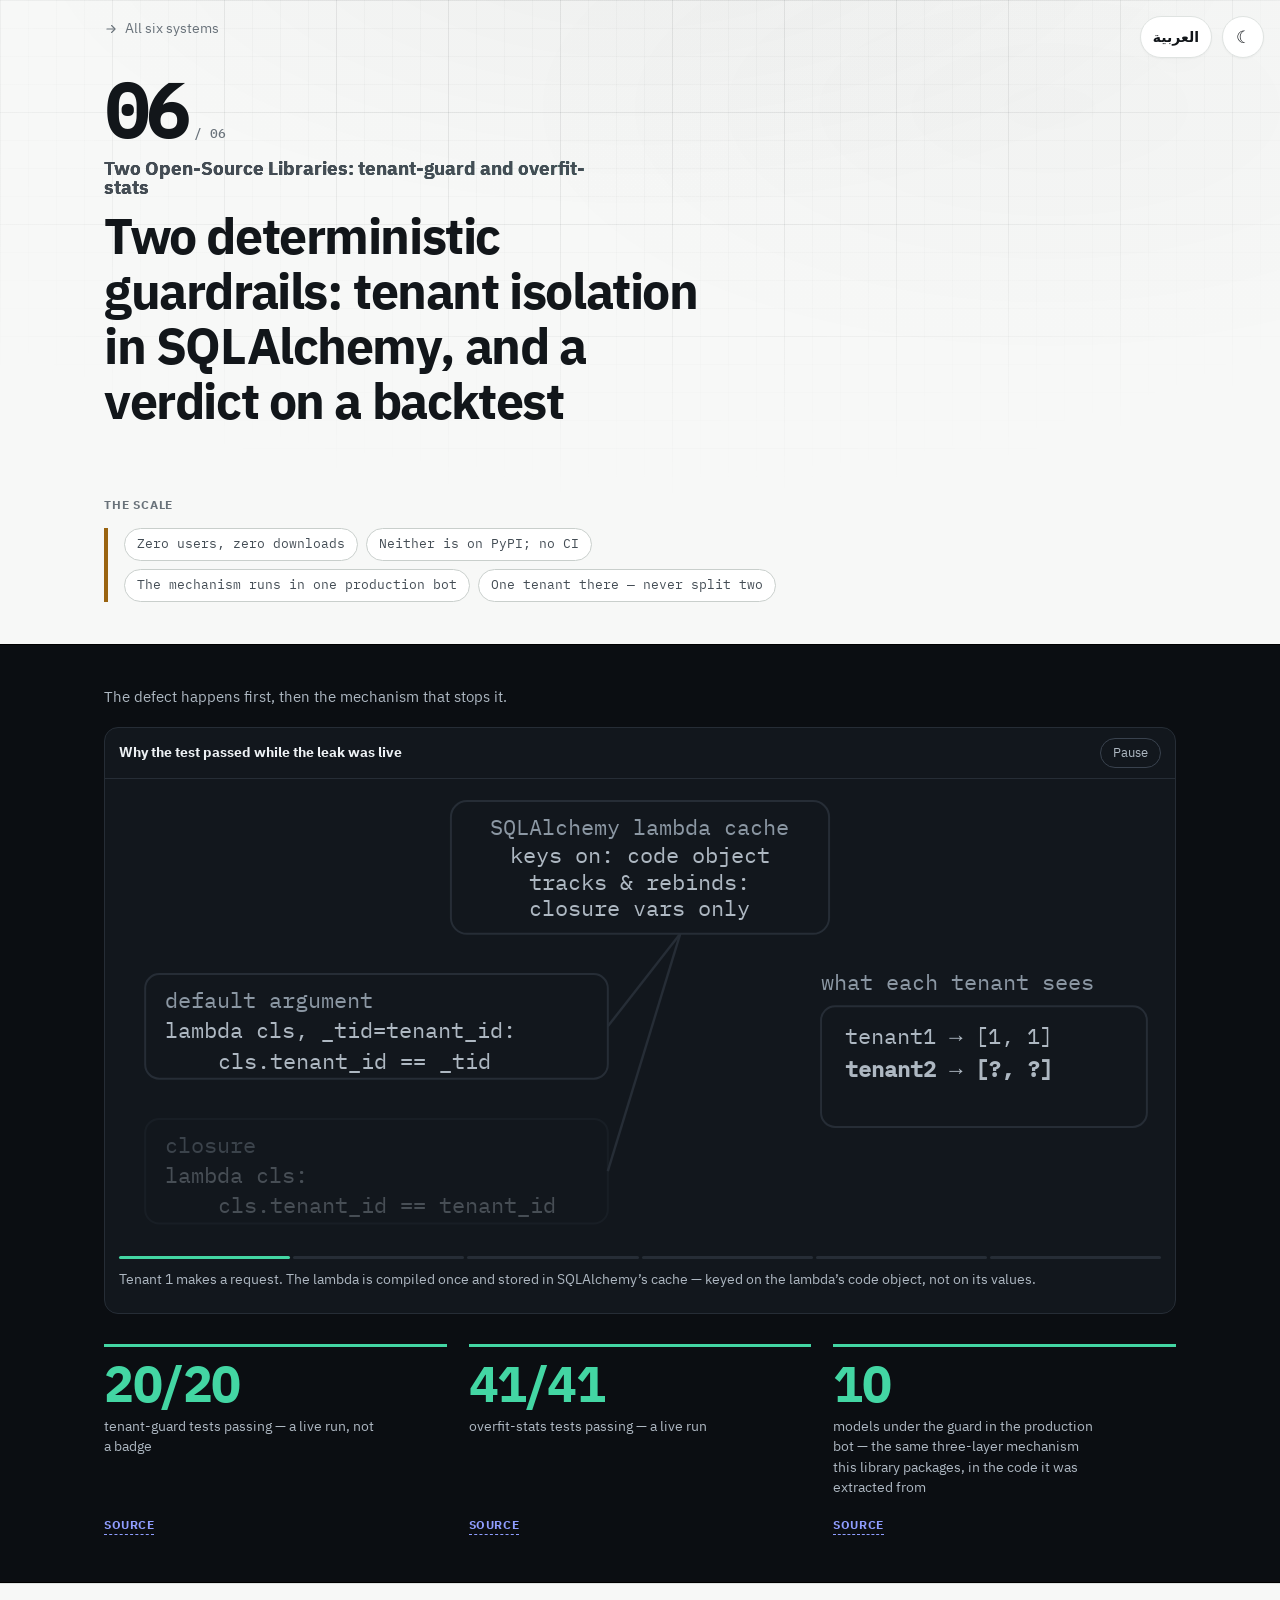
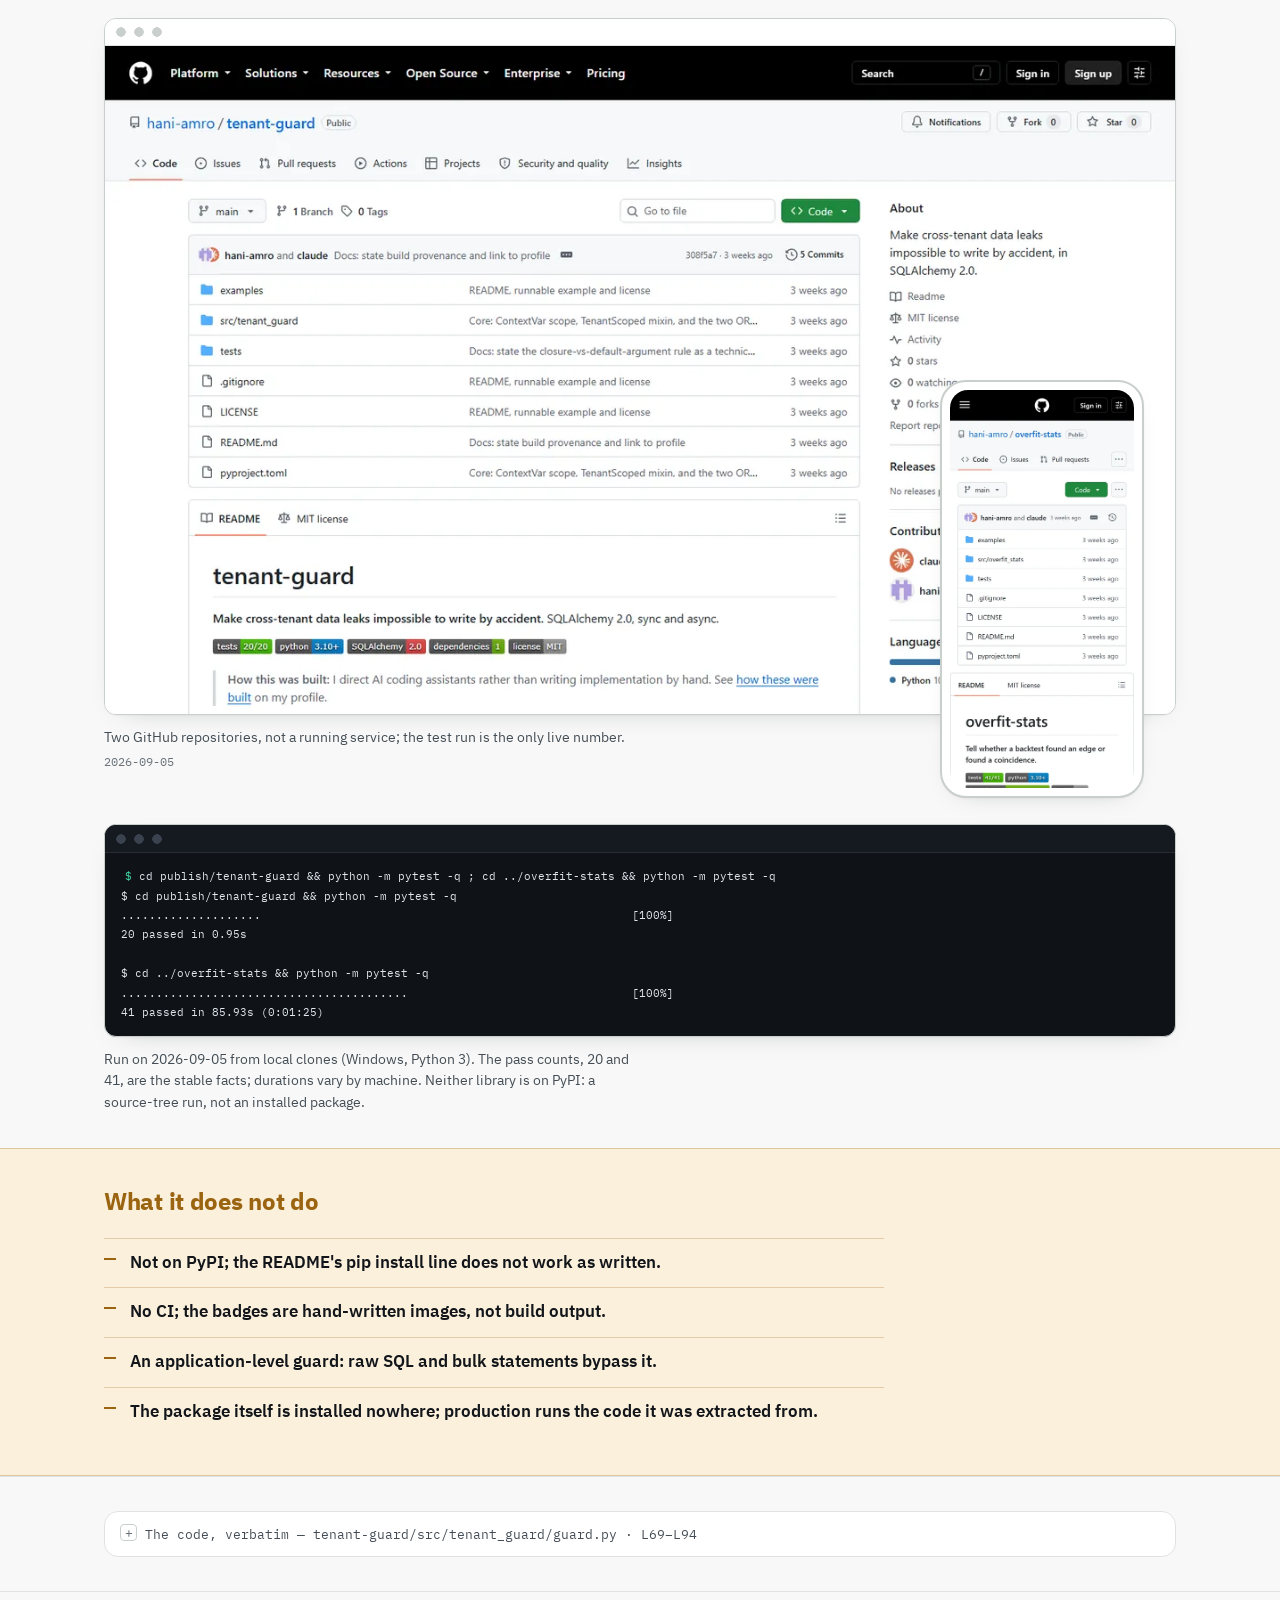
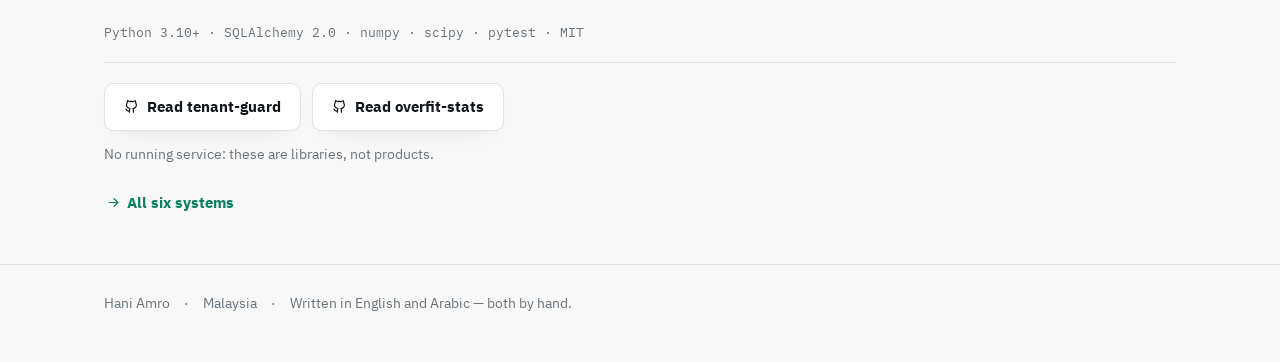
<file: work/tenant-guard.html>
<!doctype html>
<html lang="en" dir="ltr" data-default-lang="en">
<head>
<meta charset="utf-8">
<meta name="viewport" content="width=device-width, initial-scale=1">
<title>Two Open-Source Libraries: tenant-guard and overfit-stats &mdash; case file &middot; Hani Amro</title>
<meta name="description" content="Two deterministic guardrails: tenant isolation in SQLAlchemy, and a verdict on a backtest">
<meta name="color-scheme" content="light dark">

<meta property="og:type" content="article">
<meta property="og:title" content="Two Open-Source Libraries: tenant-guard and overfit-stats &mdash; case file">
<meta property="og:description" content="Two deterministic guardrails: tenant isolation in SQLAlchemy, and a verdict on a backtest">
<meta property="og:url" content="https://hani-amro.github.io/work/tenant-guard.html">

<link rel="icon" href="data:image/svg+xml,<svg xmlns='http://www.w3.org/2000/svg' viewBox='0 0 100 100'><text y='.9em' font-size='90'>⚙️</text></svg>">
<link rel="preload" href="../fonts/ibm-plex-sans-arabic-400-latin.woff2" as="font" type="font/woff2" crossorigin>
<link rel="preload" href="../fonts/ibm-plex-sans-arabic-600-latin.woff2" as="font" type="font/woff2" crossorigin>
<link rel="preload" href="../fonts/ibm-plex-sans-arabic-700-latin.woff2" as="font" type="font/woff2" crossorigin>
<link rel="stylesheet" href="../fonts.css">
<link rel="stylesheet" href="../style.css">
</head>
<body class="cf" data-project="tenant-guard-overfit-stats">

<svg width="0" height="0" style="position:absolute" aria-hidden="true" focusable="false">
  <defs>
    <g id="ic-arrow"><path d="M5 12h13"/><polyline points="13 6 19 12 13 18"/></g>
    <g id="ic-eye"><path d="M2 12s3.6-7 10-7 10 7 10 7-3.6 7-10 7-10-7-10-7z"/><circle cx="12" cy="12" r="3"/></g>
    <g id="ic-github"><path d="M9 19c-4.5 1.5-4.5-2.5-6-3m12 5v-3.4a3 3 0 0 0-.8-2.3c2.7-.3 5.6-1.3 5.6-6a4.7 4.7 0 0 0-1.3-3.2 4.3 4.3 0 0 0-.1-3.2s-1-.3-3.4 1.3a11.6 11.6 0 0 0-6 0C6.6 2.3 5.5 2.6 5.5 2.6a4.3 4.3 0 0 0-.1 3.2A4.7 4.7 0 0 0 4 9.1c0 4.6 2.9 5.6 5.6 6a3 3 0 0 0-.8 2.3V21"/></g>
  </defs>
</svg>

<button id="lang-toggle" type="button" aria-label="Switch to Arabic">العربية</button>
<button id="theme-toggle" type="button" aria-label="Toggle colour theme">
  <span data-icon="dark">☾</span><span data-icon="light">☀</span>
</button>

<nav class="backbar wrap">
  <a href="../engineer.html#work"><svg class="i" viewBox="0 0 24 24"><use href="#ic-arrow"/></svg>
    <span data-i18n="wk-back">All six systems</span></a>
</nav>

<!-- ── الرأس: الرقم، ثم العنوان صغيراً، ثم الأطروحة كبيرة ───────────── -->
<header class="cf-hero">
  <div class="wrap">
    <p class="cf-idx" aria-hidden="true"><b>06</b><span>/ 06</span></p>
    <h1 data-i18n="wk-title">Two Open-Source Libraries: tenant-guard and overfit-stats</h1>
    <p class="cf-thesis" data-i18n="wk-tag">Two deterministic guardrails: tenant isolation in SQLAlchemy, and a verdict on a backtest</p>
  </div>
</header>

<main>
<section class="cf-sec" aria-labelledby="sc-h">
  <div class="wrap">
    <h2 class="cf-lbl" id="sc-h" data-i18n="wk-scale-h">The scale</h2>
    <ul class="scale">
      <li data-i18n="wk-sc0">Zero users, zero downloads</li>
      <li data-i18n="wk-sc1">Neither is on PyPI; no CI</li>
      <li data-i18n="wk-sc2">The mechanism runs in one production bot</li>
      <li data-i18n="wk-sc3">One tenant there — never split two</li>
    </ul>
  </div>
</section>

<section class="cf-band">
  <div class="wrap">
    <p class="band-lede" data-i18n="wk-mech-l">The defect happens first, then the mechanism that stops it.</p>
    <figure data-mechanism="tenant-guard-overfit-stats"></figure>
    <p class="mech-hint" data-i18n="wk-mech-scroll">The diagram is wider than this screen — drag it sideways.</p>
    <ol class="readings">
        <li class="v-held">
          <b>20/20</b>
          <span data-i18n="wk-m0">tenant-guard tests passing — a live run, not a badge</span>
          <details><summary data-i18n="m-src">Source</summary><code>cd GIT-cv/publish/tenant-guard &amp;&amp; python -m pytest -q  →  &quot;20 passed in 1.88s&quot;  (تشغيل 2026-09-04)</code></details>
        </li>
        <li class="v-held">
          <b>41/41</b>
          <span data-i18n="wk-m1">overfit-stats tests passing — a live run</span>
          <details><summary data-i18n="m-src">Source</summary><code>cd GIT-cv/publish/overfit-stats &amp;&amp; python -m pytest -q  →  &quot;41 passed in 177.67s (0:02:57)&quot;  (تشغيل 2026-09-04؛ المدة تختلف حسب الجهاز)</code></details>
        </li>
        <li class="v-held">
          <b>10</b>
          <span data-i18n="wk-m2">models under the guard in the production bot — the same three-layer mechanism this library packages, in the code it was extracted from</span>
          <details><summary data-i18n="m-src">Source</summary><code>ssh srv1564240 &#x27;cd /opt/gold-signals-bot &amp;&amp; grep -h &quot;class .*TenantScoped&quot; bot/models/*.py | wc -l&#x27;   # 10</code></details>
        </li>
    </ol>
  </div>
</section>

<section class="cf-sec">
  <div class="wrap">
    <figure class="screens n2">
      <div class="dev desktop"><img src="../img/work/tenant-guard/tenant-guard-desktop.webp" width="1200" height="750" loading="lazy" decoding="async" alt="tenant-guard&#x27;s public GitHub page: a code repository, not a running service — 5 commits, 0 stars, no releases, and hand-written static badges."></div>
      <div class="dev phone"><img src="../img/work/tenant-guard/overfit-stats-phone.webp" width="420" height="909" loading="lazy" decoding="async" alt="overfit-stats at phone width: the badge&#x27;s 41/41 is a claim typed into the README; the pytest run below is the real count."></div>
      <figcaption><span data-i18n="wk-scap">Two GitHub repositories, not a running service; the test run is the only live number.</span>
        <span class="cap-meta">2026-09-05</span></figcaption>
    </figure>
    <figure class="screens term-wrap">
      <div class="term"><div class="term-bar"></div><pre tabindex="0"><code><span class="prompt">$</span> cd publish/tenant-guard &amp;&amp; python -m pytest -q ; cd ../overfit-stats &amp;&amp; python -m pytest -q
$ cd publish/tenant-guard &amp;&amp; python -m pytest -q
....................                                                     [100%]
20 passed in 0.95s

$ cd ../overfit-stats &amp;&amp; python -m pytest -q
.........................................                                [100%]
41 passed in 85.93s (0:01:25)</code></pre></div>
      <figcaption data-i18n="wk-term-n">Run on 2026-09-05 from local clones (Windows, Python 3). The pass counts, 20 and 41, are the stable facts; durations vary by machine. Neither library is on PyPI: a source-tree run, not an installed package.</figcaption>
    </figure>
  </div>
</section>

<section class="cf-limits" aria-labelledby="lim-h">
  <div class="wrap">
    <h2 id="lim-h" data-i18n="wk-lim-h">What it does not do</h2>
    <ul>
        <li data-i18n="wk-lim0">Not on PyPI; the README&#x27;s pip install line does not work as written.</li>
        <li data-i18n="wk-lim1">No CI; the badges are hand-written images, not build output.</li>
        <li data-i18n="wk-lim2">An application-level guard: raw SQL and bulk statements bypass it.</li>
        <li data-i18n="wk-lim3">The package itself is installed nowhere; production runs the code it was extracted from.</li>
    </ul>
  </div>
</section>

<section class="cf-sec">
  <div class="wrap">
    <details class="codebox">
      <summary data-i18n="wk-code-s">The code, verbatim &mdash; tenant-guard/src/tenant_guard/guard.py &middot; L69&ndash;L94</summary>
      <pre class="codebody" tabindex="0" style="counter-reset: line 68"><code class="lang-python"><span class="ln">def _scope_reads(execute_state) -&gt; None:</span>
<span class="ln">    &quot;&quot;&quot;Inject ``tenant_id = :current`` into every scoped SELECT.&quot;&quot;&quot;</span>
<span class="ln">    if not execute_state.is_select or execute_state.is_column_load:</span>
<span class="ln">        return</span>
<span class="ln"> </span>
<span class="ln">    tenant_id = execute_state.session.info.get(SCOPE_KEY)</span>
<span class="ln">    if tenant_id is None:</span>
<span class="ln">        # An unscoped session. Deliberate, and only reachable through</span>
<span class="ln">        # `unscoped_session(reason=...)`, which logs why.</span>
<span class="ln">        return</span>
<span class="ln"> </span>
<span class="ln">    for base in _REGISTERED:</span>
<span class="ln">        execute_state.statement = execute_state.statement.options(</span>
<span class="ln">            with_loader_criteria(</span>
<span class="ln">                base,</span>
<span class="ln">                # `tenant_id` MUST be a closure variable, not a default argument.</span>
<span class="ln">                # with_loader_criteria compiles this lambda through SQLAlchemy&#x27;s</span>
<span class="ln">                # lambda cache, which keys on the lambda&#x27;s code object and tracks</span>
<span class="ln">                # *closure* variables to re-bind them per call. A default argument</span>
<span class="ln">                # is invisible to that tracking, so the first tenant seen would be</span>
<span class="ln">                # baked into the cached criteria and silently applied to every</span>
<span class="ln">                # later tenant -- the exact leak this library exists to prevent.</span>
<span class="ln">                lambda cls: cls.tenant_id == tenant_id,</span>
<span class="ln">                include_aliases=True,</span>
<span class="ln">            )</span>
<span class="ln">        )</span>
</code></pre>
    </details>
  </div>
</section>

<section class="cf-end">
  <div class="wrap">
    <p class="cf-stack" data-i18n="wk-stack">Python 3.10+ &middot; SQLAlchemy 2.0 &middot; numpy &middot; scipy &middot; pytest &middot; MIT</p>
    <p class="cta">
      <a class="btn" href="https://github.com/hani-amro/tenant-guard" target="_blank" rel="noopener"><svg class="i" viewBox="0 0 24 24"><use href="#ic-github"/></svg> <span data-i18n="wk-repo0">Read tenant-guard</span></a>
      <a class="btn" href="https://github.com/hani-amro/overfit-stats" target="_blank" rel="noopener"><svg class="i" viewBox="0 0 24 24"><use href="#ic-github"/></svg> <span data-i18n="wk-repo1">Read overfit-stats</span></a>
    </p>
    <p class="cf-fine" data-i18n="wk-nolive">No running service: these are libraries, not products.</p>
    <p class="cf-backline"><a class="quiet" href="../engineer.html#work">
      <svg class="i" viewBox="0 0 24 24"><use href="#ic-arrow"/></svg>
      <span data-i18n="wk-back">All six systems</span></a></p>
  </div>
</section>

</main>

<footer>
  <div class="wrap">
    <p>
      <span data-i18n="h1b">Hani Amro</span><span>&middot;</span>
      <span data-i18n="loc2">Malaysia</span><span>&middot;</span>
      <span data-i18n="footer">Written in English and Arabic &mdash; both by hand.</span>
    </p>
  </div>
</footer>

<script src="../main.js"></script>
<script src="../i18n/tenant-guard.js"></script>
<script src="../i18n.js"></script>
<script src="../mechanism.js"></script>
<script src="../mech/tenant-guard-overfit-stats.js"></script>
</body>
</html>
</file>
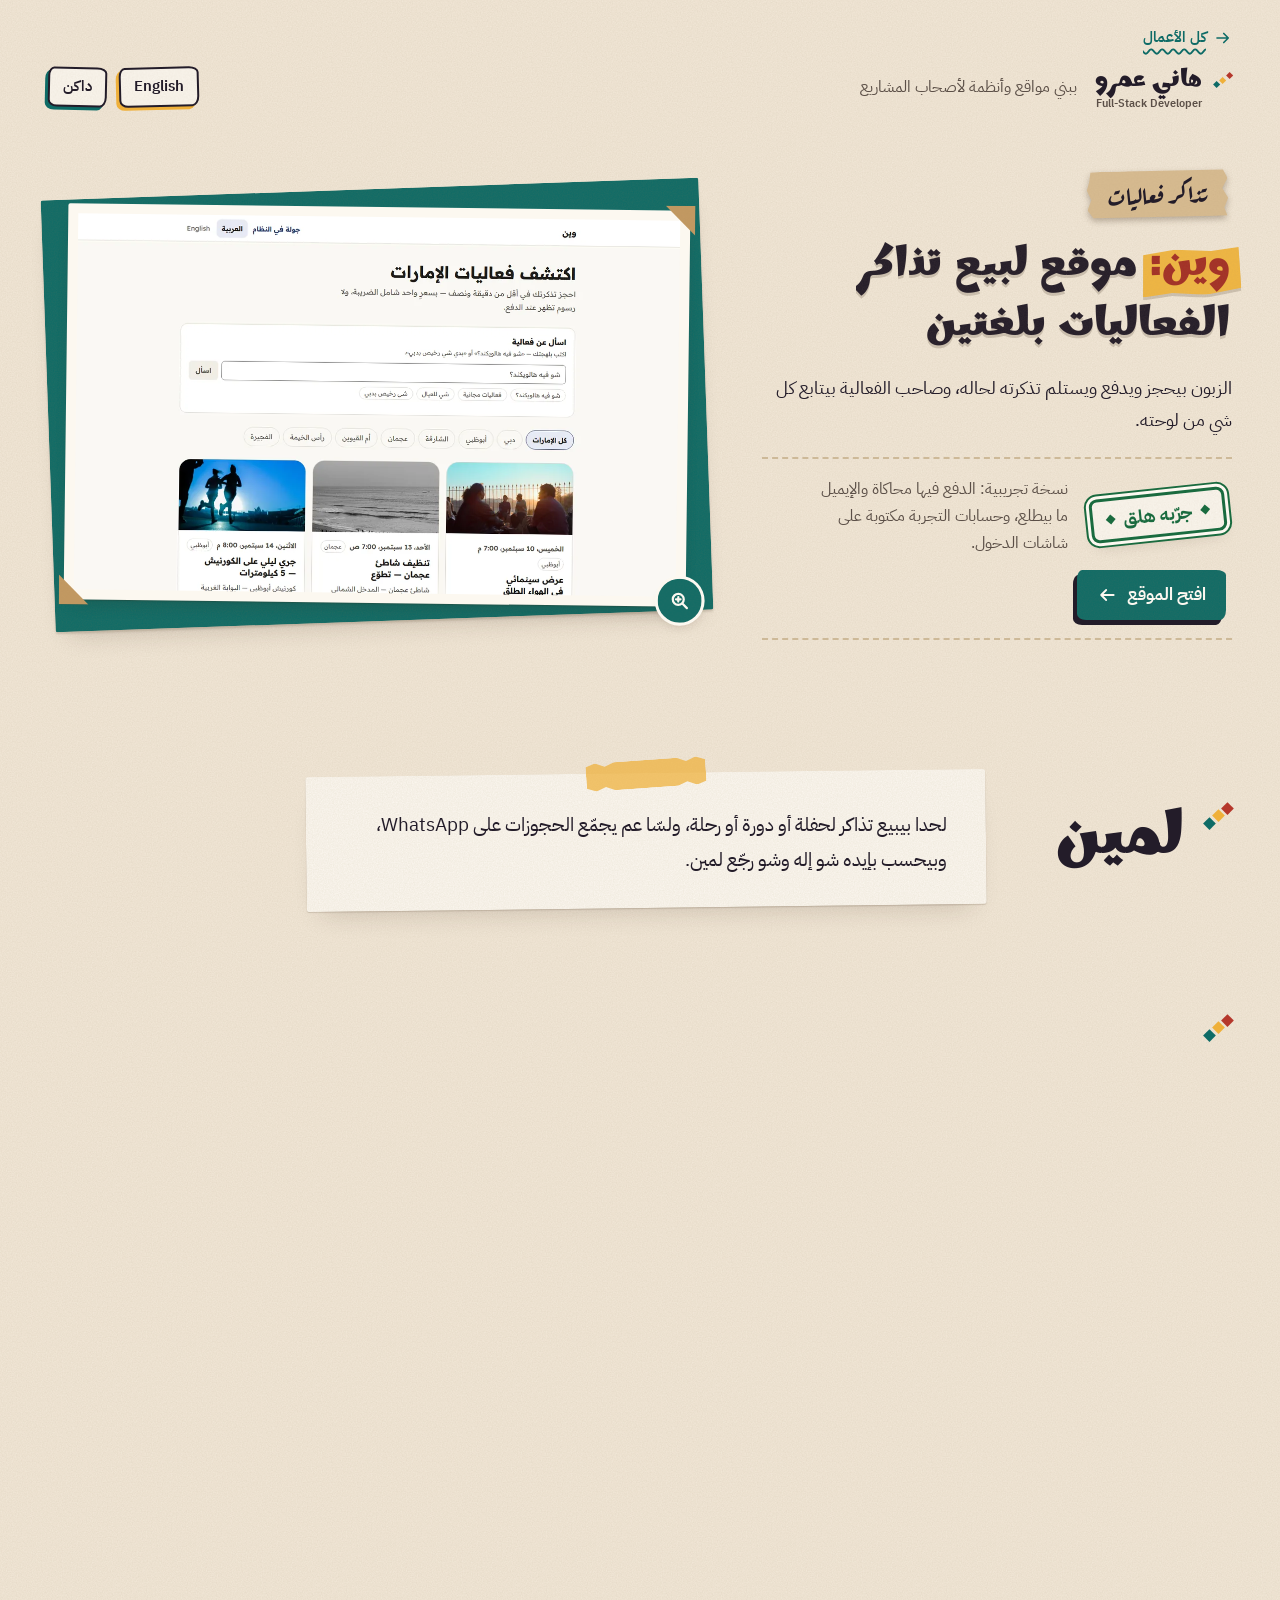
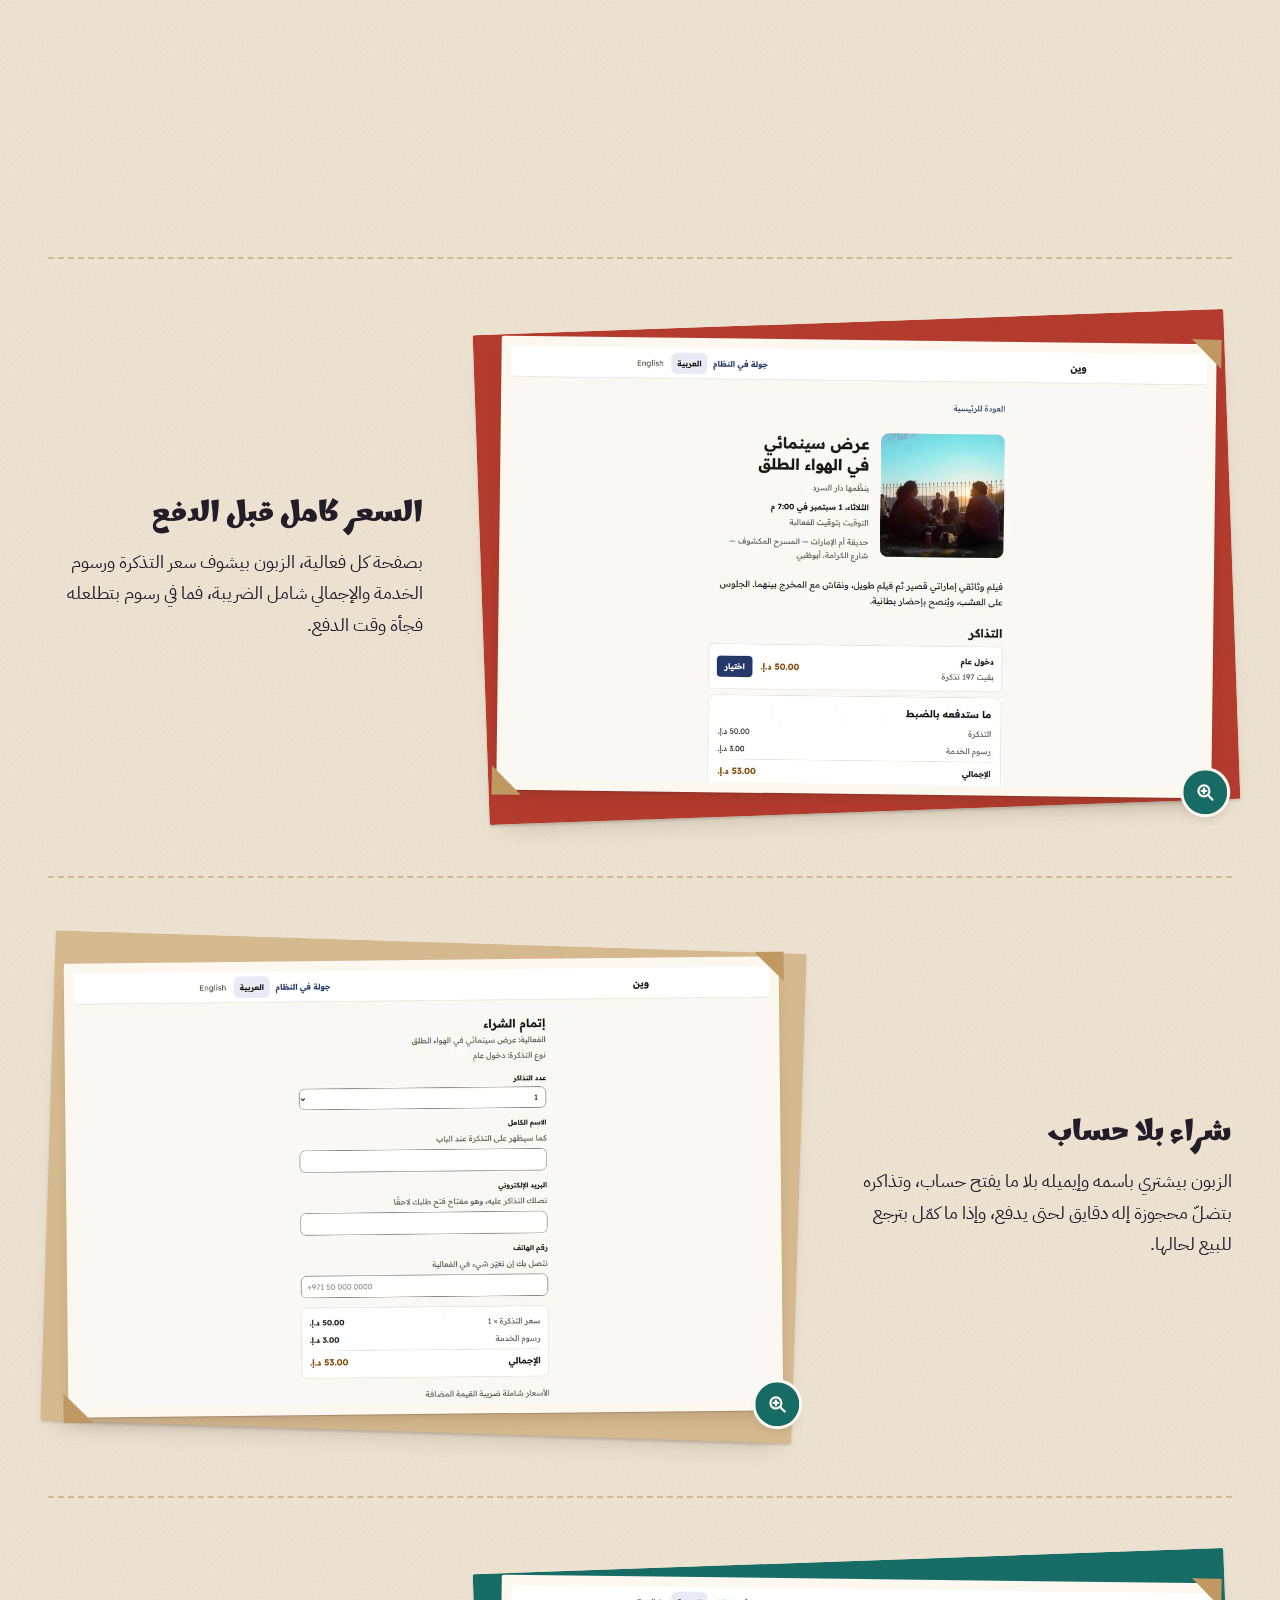
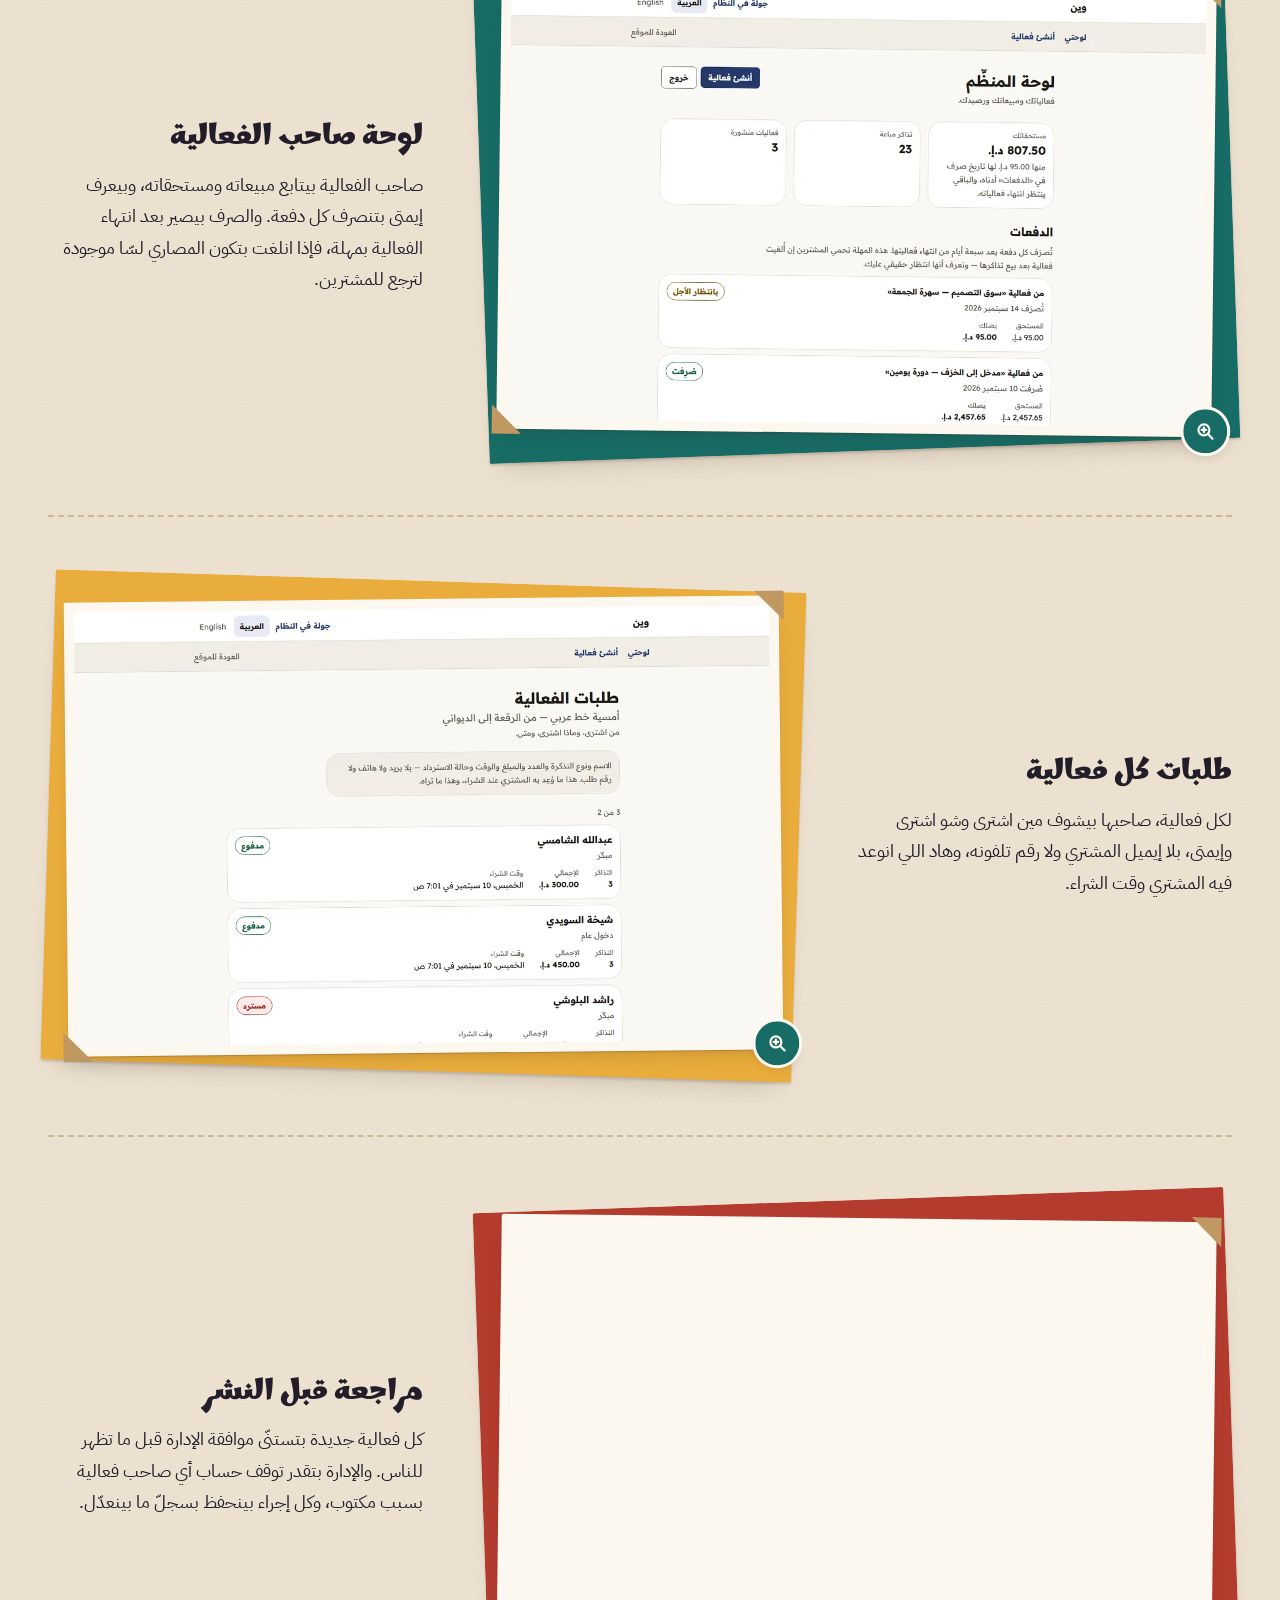
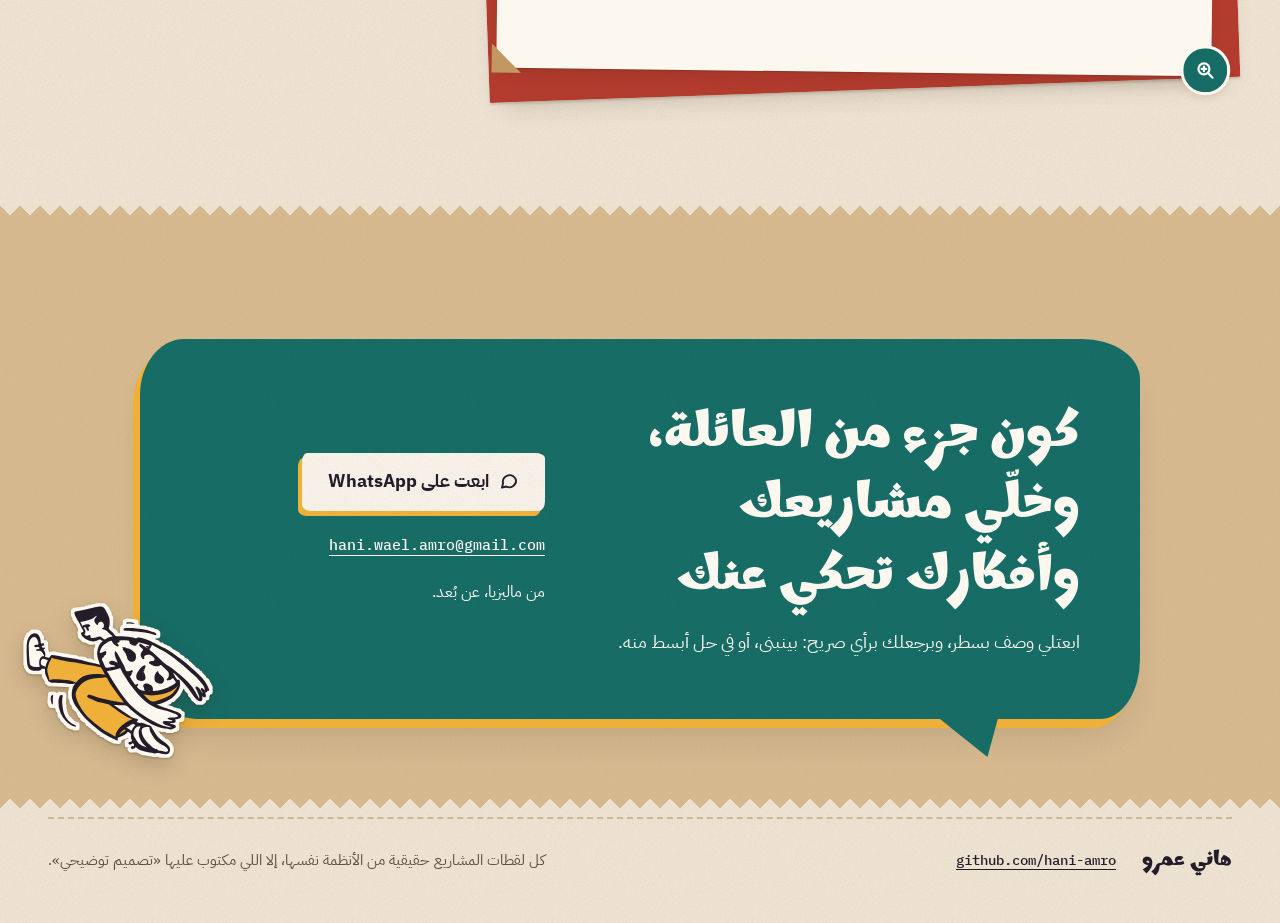
<file: work/wain.html>
<!doctype html>
<html lang="ar" dir="rtl" data-default-lang="ar">
<head>
<meta charset="utf-8">
<meta name="viewport" content="width=device-width, initial-scale=1">
<title>وين: موقع لبيع تذاكر الفعاليات بلغتين</title>
<meta name="description" content="وين: موقع لبيع تذاكر الفعاليات بالعربي والإنجليزي، فيه الزبون بيشوف السعر كامل قبل ما يدفع، وصاحب الفعالية بيتابع مبيعاته من لوحته، ونسخته التجريبية مفتوحة.">
<meta name="color-scheme" content="light dark">
<meta property="og:type" content="article">
<meta property="og:title" content="وين: موقع لبيع تذاكر الفعاليات بلغتين">
<meta property="og:description" content="وين: موقع لبيع تذاكر الفعاليات بالعربي والإنجليزي، فيه الزبون بيشوف السعر كامل قبل ما يدفع، وصاحب الفعالية بيتابع مبيعاته من لوحته، ونسخته التجريبية مفتوحة.">
<meta property="og:url" content="https://hani-amro.github.io/work/wain.html">
<meta property="og:locale" content="ar">
<meta property="og:image" content="https://hani-amro.github.io/img/og/hani-amro.jpg">
<meta property="og:image:width" content="1200">
<meta property="og:image:height" content="630">
<meta property="og:image:alt" content="كرت ورق ملصوق على لوح كرافت، مكتوب عليه «هاني عمرو» و«Full-Stack Developer»، وحواليه رسمتين">
<meta name="twitter:card" content="summary_large_image">
<link rel="icon" href="data:image/svg+xml,<svg xmlns='http://www.w3.org/2000/svg' viewBox='0 0 100 100'><rect width='100' height='100' rx='14' fill='%23F2E8D8'/><path d='M50 14 86 50 50 86 14 50z' fill='%23B5372B'/><path d='M50 34 66 50 50 66 34 50z' fill='%23EFB03A'/></svg>">
<script>(function(d){try{var s=localStorage,l=s.getItem('lang'),t=s.getItem('theme');if(t==='dark'||t==='light')d.setAttribute('data-theme',t);if((l==='en'||l==='ar')&&l!==d.getAttribute('data-default-lang')){d.lang=l;d.dir=l==='ar'?'rtl':'ltr';d.classList.add('i18n-wait');setTimeout(function(){d.classList.remove('i18n-wait')},300)}}catch(e){}try{if(matchMedia('(prefers-reduced-motion: no-preference)').matches){d.classList.add('motion');setTimeout(function(){if(!window.__craftReady)d.classList.remove('motion')},4000);addEventListener('pagereveal',function(e){var v=e.viewTransition,o=document.querySelector('.vt-on'),a=window.navigation&&navigation.activation,u=a&&a.from&&a.from.url||'',k=(u.split(/[?#]/)[0].split('/work/')[1]||'').replace('.html',''),s,r,f=function(){d.classList.remove('vt');if(s)s.classList.remove('vt-on')};if(o)o.classList.remove('vt-on');if(!v)return;d.classList.add('vt');v.finished.then(f,f);v.ready.catch(function(){});if(/^[a-z0-9-]+$/.test(k)&&(s=document.querySelector('#'+k+' [data-vt]'))){r=s.getBoundingClientRect();if(r.bottom>0&&r.top<innerHeight)s.classList.add('vt-on')}})}}catch(e){}})(document.documentElement)</script>
<link rel="preload" href="../fonts/ibm-plex-sans-arabic-400-arabic.woff2" as="font" type="font/woff2" crossorigin>
<link rel="preload" href="../fonts/marhey-700-arabic.woff2" as="font" type="font/woff2" crossorigin>
<link rel="stylesheet" href="../fonts.css">
<link rel="stylesheet" href="../site.css">
</head>
<body data-project="wain-ticketing-ledger">

<header class="top">
<div class="wrap top-in">
<a class="back" href="../index.html#systems"><svg class="arw fwd" viewBox="0 0 24 24" aria-hidden="true" focusable="false"><path d="M20 12H5m6-6-6 6 6 6"/></svg><span data-i18n="back" class="ul">كل الأعمال</span></a><a class="brand" href="../index.html"><span class="mark" aria-hidden="true"><i></i><i></i><i></i></span><span data-i18n="name">هاني عمرو</span><span class="brand-tag" lang="en" dir="ltr">Full-Stack Developer</span></a>
<p data-i18n="role" class="role">ببني مواقع وأنظمة لأصحاب المشاريع</p>
<div class="tools">
<button id="lang-toggle" class="tool" type="button" lang="en" aria-label="Switch to English">English</button>
<button id="theme-toggle" class="tool" type="button" aria-label="بدّل بين الفاتح والداكن" data-i18n-aria="theme-aria"><span data-i18n="theme-dark" data-icon="dark">داكن</span><span data-i18n="theme-light" data-icon="light">فاتح</span></button>
</div>
</div>
</header>

<main>
<section class="wrap pg-hero" data-paper="teal" aria-labelledby="pg-h">
<div class="pg-copy">
<p class="kicker" data-reveal><span data-i18n="kicker">تذاكر فعاليات</span></p>

<h1 data-i18n="h1" class="cut-title pg-title" id="pg-h"><span class="w hl" data-reveal><span class="t">وين:</span></span> <span class="w" data-reveal><span class="t">موقع</span></span> <span class="w" data-reveal><span class="t">لبيع</span></span> <span class="w" data-reveal><span class="t">تذاكر</span></span> <span class="w" data-reveal><span class="t">الفعاليات</span></span> <span class="w" data-reveal><span class="t">بلغتين</span></span></h1>
<p data-i18n="line" class="line" data-reveal>الزبون بيحجز ويدفع ويستلم تذكرته لحاله، وصاحب الفعالية بيتابع كل شي من لوحته.</p>
<div class="status-row" data-reveal><div class="status"><span data-i18n="st-stamp" class="stamp" data-k="live" data-reveal>جرّبه هلق</span>
<p data-i18n="st-note" class="note">نسخة تجريبية: الدفع فيها محاكاة والإيميل ما بيطلع، وحسابات التجربة مكتوبة على شاشات الدخول.</p>
<div class="links"><a class="btn" href="https://wain.srv1564240.hstgr.cloud/ar" data-i18n-href="st-l0"><span data-i18n="st-l0">افتح الموقع</span><svg class="arw fwd" viewBox="0 0 24 24" aria-hidden="true" focusable="false"><path d="M20 12H5m6-6-6 6 6 6"/></svg></a></div></div></div>
</div>
<div class="pg-vis"><span class="backing" aria-hidden="true" data-reveal></span><a class="print zoom" href="../img/wain/hero.webp" data-reveal data-vt><picture><source media="(max-width: 639px)" srcset="../img/wain/hero-640.webp" width="640" height="400"><img src="../img/wain/hero.webp" width="1200" height="750" alt="الصفحة الرئيسية لموقع وين: عنوان «اكتشف فعاليات الإمارات»، وصندوق «اسأل عن فعالية» بأمثلة جاهزة، وأزرار الإمارات، وأول بطاقات الفعاليات بصورها ومواعيدها" data-i18n-alt="hero-alt" fetchpriority="high" decoding="async"></picture><span class="zoom-ico" aria-hidden="true"><svg class="arw" viewBox="0 0 24 24" aria-hidden="true" focusable="false"><circle cx="10.5" cy="10.5" r="6"/><path d="M15 15l5 5M8 10.5h5M10.5 8v5"/></svg></span></a></div>
</section>
<section class="wrap pg-who" aria-labelledby="who-h">
<h2 id="who-h" class="sec-title"><span class="dots" aria-hidden="true"><i></i><i></i><i></i></span><span data-i18n="who-h"><span class="pw" data-reveal>لمين</span></span></h2>
<div class="note-card" data-reveal><p data-i18n="who-p">لحدا بيبيع تذاكر لحفلة أو دورة أو رحلة، ولسّا عم يجمّع الحجوزات على WhatsApp، وبيحسب بإيده شو إله وشو رجّع لمين.</p></div>
</section>
<section class="wrap pg-secs" aria-labelledby="sec-h">
<h2 id="sec-h" class="sec-title"><span class="dots" aria-hidden="true"><i></i><i></i><i></i></span><span data-i18n="sec-h"><span class="pw" data-reveal>الأقسام</span></span></h2>

<article class="pg-sec" data-paper="saffron" aria-labelledby="s1-h">
<div class="pg-text"><h3 data-i18n="s1-h" id="s1-h"><span class="pw" data-reveal>الفعاليات</span> <span class="pw" data-reveal>بلغتين</span></h3>
<p data-i18n="s1-p" class="line" data-reveal>الموقع بالعربي والإنجليزي، والزبون بيتصفّح الفعاليات حسب الإمارة، أو بيكتب سؤاله بلهجته فبتطلعله فعاليات من القائمة نفسها.</p></div>
<div class="pg-vis pg-vis--phones"><span class="backing" aria-hidden="true" data-reveal></span><a class="phone-row zoom" href="../img/wain/s1-1.webp" aria-label="شاشتين موبايل للصفحة الرئيسية، وحدة بالعربي ووحدة بالإنجليزي: العنوان، وصندوق السؤال بأمثلة جاهزة، وأزرار الإمارات" data-i18n-aria="s1-alt"><span class="phone-card" style="--w:390;--h:844" data-reveal><img src="../img/wain/s1-1.webp" width="390" height="844" alt="" loading="lazy" decoding="async"><span class="zoom-ico" aria-hidden="true"><svg class="arw" viewBox="0 0 24 24" aria-hidden="true" focusable="false"><circle cx="10.5" cy="10.5" r="6"/><path d="M15 15l5 5M8 10.5h5M10.5 8v5"/></svg></span></span><span class="phone-card" style="--w:390;--h:844" data-reveal><img src="../img/wain/s1-2.webp" width="390" height="844" alt="" loading="lazy" decoding="async"><span class="zoom-ico" aria-hidden="true"><svg class="arw" viewBox="0 0 24 24" aria-hidden="true" focusable="false"><circle cx="10.5" cy="10.5" r="6"/><path d="M15 15l5 5M8 10.5h5M10.5 8v5"/></svg></span></span></a></div>
</article>

<article class="pg-sec" data-paper="pom" aria-labelledby="s2-h">
<div class="pg-text"><h3 data-i18n="s2-h" id="s2-h"><span class="pw" data-reveal>السعر</span> <span class="pw" data-reveal>كامل</span> <span class="pw" data-reveal>قبل</span> <span class="pw" data-reveal>الدفع</span></h3>
<p data-i18n="s2-p" class="line" data-reveal>بصفحة كل فعالية، الزبون بيشوف سعر التذكرة ورسوم الخدمة والإجمالي شامل الضريبة، فما في رسوم بتطلعله فجأة وقت الدفع.</p></div>
<div class="pg-vis"><span class="backing" aria-hidden="true" data-reveal></span><a class="print zoom" href="../img/wain/s2.webp" data-reveal><picture><source media="(max-width: 639px)" srcset="../img/wain/s2-640.webp" width="640" height="400"><img src="../img/wain/s2.webp" width="1200" height="750" alt="صفحة فعالية «عرض سينمائي في الهواء الطلق»: صورتها وموعدها ومكانها، ونوع التذكرة مع كم تذكرة باقية، وصندوق «ما ستدفعه بالضبط» بالتذكرة ورسوم الخدمة والإجمالي (أسعار تجريبية)" data-i18n-alt="s2-alt" loading="lazy" decoding="async"></picture><span class="zoom-ico" aria-hidden="true"><svg class="arw" viewBox="0 0 24 24" aria-hidden="true" focusable="false"><circle cx="10.5" cy="10.5" r="6"/><path d="M15 15l5 5M8 10.5h5M10.5 8v5"/></svg></span></a></div>
</article>

<article class="pg-sec" data-paper="kraft" aria-labelledby="s3-h">
<div class="pg-text"><h3 data-i18n="s3-h" id="s3-h"><span class="pw" data-reveal>شراء</span> <span class="pw" data-reveal>بلا</span> <span class="pw" data-reveal>حساب</span></h3>
<p data-i18n="s3-p" class="line" data-reveal>الزبون بيشتري باسمه وإيميله بلا ما يفتح حساب، وتذاكره بتضلّ محجوزة إله دقايق لحتى يدفع، وإذا ما كمّل بترجع للبيع لحالها.</p></div>
<div class="pg-vis"><span class="backing" aria-hidden="true" data-reveal></span><a class="print zoom" href="../img/wain/s3.webp" data-reveal><picture><source media="(max-width: 639px)" srcset="../img/wain/s3-640.webp" width="640" height="400"><img src="../img/wain/s3.webp" width="1200" height="750" alt="صفحة «إتمام الشراء»: عدد التذاكر، وحقول الاسم والإيميل ورقم التلفون، وملخّص السعر بالإجمالي، وتحته «الأسعار شاملة ضريبة القيمة المضافة»" data-i18n-alt="s3-alt" loading="lazy" decoding="async"></picture><span class="zoom-ico" aria-hidden="true"><svg class="arw" viewBox="0 0 24 24" aria-hidden="true" focusable="false"><circle cx="10.5" cy="10.5" r="6"/><path d="M15 15l5 5M8 10.5h5M10.5 8v5"/></svg></span></a></div>
</article>

<article class="pg-sec" data-paper="teal" aria-labelledby="s4-h">
<div class="pg-text"><h3 data-i18n="s4-h" id="s4-h"><span class="pw" data-reveal>لوحة</span> <span class="pw" data-reveal>صاحب</span> <span class="pw" data-reveal>الفعالية</span></h3>
<p data-i18n="s4-p" class="line" data-reveal>صاحب الفعالية بيتابع مبيعاته ومستحقاته، وبيعرف إيمتى بتنصرف كل دفعة. والصرف بيصير بعد انتهاء الفعالية بمهلة، فإذا انلغت بتكون المصاري لسّا موجودة لترجع للمشترين.</p></div>
<div class="pg-vis"><span class="backing" aria-hidden="true" data-reveal></span><a class="print zoom" href="../img/wain/s4.webp" data-reveal><picture><source media="(max-width: 639px)" srcset="../img/wain/s4-640.webp" width="640" height="400"><img src="../img/wain/s4.webp" width="1200" height="750" alt="«لوحة المنظِّم»: بطاقات «مستحقاتك» و«تذاكر مباعة» و«فعاليات منشورة»، وتحتها «الدفعات»: وحدة «بانتظار الأجل» بتاريخ صرفها ووحدة «صُرِفت» (أرقام تجريبية)" data-i18n-alt="s4-alt" loading="lazy" decoding="async"></picture><span class="zoom-ico" aria-hidden="true"><svg class="arw" viewBox="0 0 24 24" aria-hidden="true" focusable="false"><circle cx="10.5" cy="10.5" r="6"/><path d="M15 15l5 5M8 10.5h5M10.5 8v5"/></svg></span></a></div>
</article>

<article class="pg-sec" data-paper="saffron" aria-labelledby="s5-h">
<div class="pg-text"><h3 data-i18n="s5-h" id="s5-h"><span class="pw" data-reveal>طلبات</span> <span class="pw" data-reveal>كل</span> <span class="pw" data-reveal>فعالية</span></h3>
<p data-i18n="s5-p" class="line" data-reveal>لكل فعالية، صاحبها بيشوف مين اشترى وشو اشترى وإيمتى، بلا إيميل المشتري ولا رقم تلفونه، وهاد اللي انوعد فيه المشتري وقت الشراء.</p></div>
<div class="pg-vis"><span class="backing" aria-hidden="true" data-reveal></span><a class="print zoom" href="../img/wain/s5.webp" data-reveal><picture><source media="(max-width: 639px)" srcset="../img/wain/s5-640.webp" width="640" height="400"><img src="../img/wain/s5.webp" width="1200" height="750" alt="صفحة «طلبات الفعالية»: فوقها ملاحظة «بلا بريد ولا هاتف ولا رقم طلب»، وتحتها طلبات بأسماء تجريبية، اتنين «مدفوع» وواحد «مسترد»" data-i18n-alt="s5-alt" loading="lazy" decoding="async"></picture><span class="zoom-ico" aria-hidden="true"><svg class="arw" viewBox="0 0 24 24" aria-hidden="true" focusable="false"><circle cx="10.5" cy="10.5" r="6"/><path d="M15 15l5 5M8 10.5h5M10.5 8v5"/></svg></span></a></div>
</article>

<article class="pg-sec" data-paper="pom" aria-labelledby="s6-h">
<div class="pg-text"><h3 data-i18n="s6-h" id="s6-h"><span class="pw" data-reveal>مراجعة</span> <span class="pw" data-reveal>قبل</span> <span class="pw" data-reveal>النشر</span></h3>
<p data-i18n="s6-p" class="line" data-reveal>كل فعالية جديدة بتستنّى موافقة الإدارة قبل ما تظهر للناس. والإدارة بتقدر توقف حساب أي صاحب فعالية بسبب مكتوب، وكل إجراء بينحفظ بسجلّ ما بينعدّل.</p></div>
<div class="pg-vis"><span class="backing" aria-hidden="true" data-reveal></span><a class="print zoom" href="../img/wain/s6.webp" data-reveal><picture><source media="(max-width: 639px)" srcset="../img/wain/s6-640.webp" width="640" height="400"><img src="../img/wain/s6.webp" width="1200" height="750" alt="«لوحة الإدارة»: بحث عن طلب بمرجعه، وقسم «بانتظار المراجعة» للفعاليات اللي لسّا مش منشورة، وقائمة المنظّمين وجنب كل واحد زرّ «عطّل»" data-i18n-alt="s6-alt" loading="lazy" decoding="async"></picture><span class="zoom-ico" aria-hidden="true"><svg class="arw" viewBox="0 0 24 24" aria-hidden="true" focusable="false"><circle cx="10.5" cy="10.5" r="6"/><path d="M15 15l5 5M8 10.5h5M10.5 8v5"/></svg></span></a></div>
</article>
</section>

<section class="cta-band" aria-labelledby="cta-h">
<div class="wrap cta">
<div class="bubble" data-reveal>
<div class="ask-col">
<h2 data-i18n="cta-h" id="cta-h"><span class="pw" data-reveal>كون</span> <span class="pw" data-reveal>جزء</span> <span class="pw" data-reveal>من</span> <span class="pw" data-reveal>العائلة،</span> <span class="pw" data-reveal>وخلّي</span> <span class="pw" data-reveal>مشاريعك</span> <span class="pw" data-reveal>وأفكارك</span> <span class="pw" data-reveal>تحكي</span> <span class="pw" data-reveal>عنك</span></h2>
<p data-i18n="cta-p" class="ask">ابعتلي وصف بسطر، وبرجعلك برأي صريح: بينبنى، أو في حل أبسط منه.</p>
</div>
<div class="ways">
<a class="btn btn--big btn--light" href="https://wa.me/601172380996"><svg class="arw" viewBox="0 0 24 24" aria-hidden="true" focusable="false"><path d="M20.5 11.5a8 8 0 0 1-11.7 7.1L3.5 20l1.4-5A8 8 0 1 1 20.5 11.5Z"/></svg><span data-i18n="cta-wa">ابعت على WhatsApp</span></a>
<a class="mail" href="mailto:hani.wael.amro@gmail.com"><span class="ul">hani.wael.amro@gmail.com</span></a>
<p data-i18n="cta-note" class="cta-note">من ماليزيا، عن بُعد.</p>
</div>
<span class="dd dd-cta" aria-hidden="true" data-reveal><svg viewBox="73 25 880 720" focusable="false"><use href="../img/doodles.svg#dd-jumping"/></svg></span></div>
</div>
</section>
</main>

<footer class="foot">
<div class="wrap foot-in">
<span data-i18n="foot-name" class="foot-name">هاني عمرو</span>
<a class="gh" href="https://github.com/hani-amro"><span class="ul">github.com/hani-amro</span></a>
<p data-i18n="foot-real" class="foot-real">كل لقطات المشاريع حقيقية من الأنظمة نفسها، إلا اللي مكتوب عليها «تصميم توضيحي».</p>
</div>
</footer>

<dialog class="viewer" id="viewer"><button class="tool viewer-x" type="button"><svg class="arw" viewBox="0 0 24 24" aria-hidden="true" focusable="false"><path d="M6 6l12 12M18 6 6 18"/></svg><span data-i18n="viewer-x">سكّر</span></button><div class="viewer-body"></div></dialog>

<script src="../i18n/en-wain.js"></script>
<script src="../site.js"></script>
<script src="../viewer.js"></script>
<script src="../motion.min.js"></script>
<script src="../craft.js"></script>
</body>
</html>
</file>
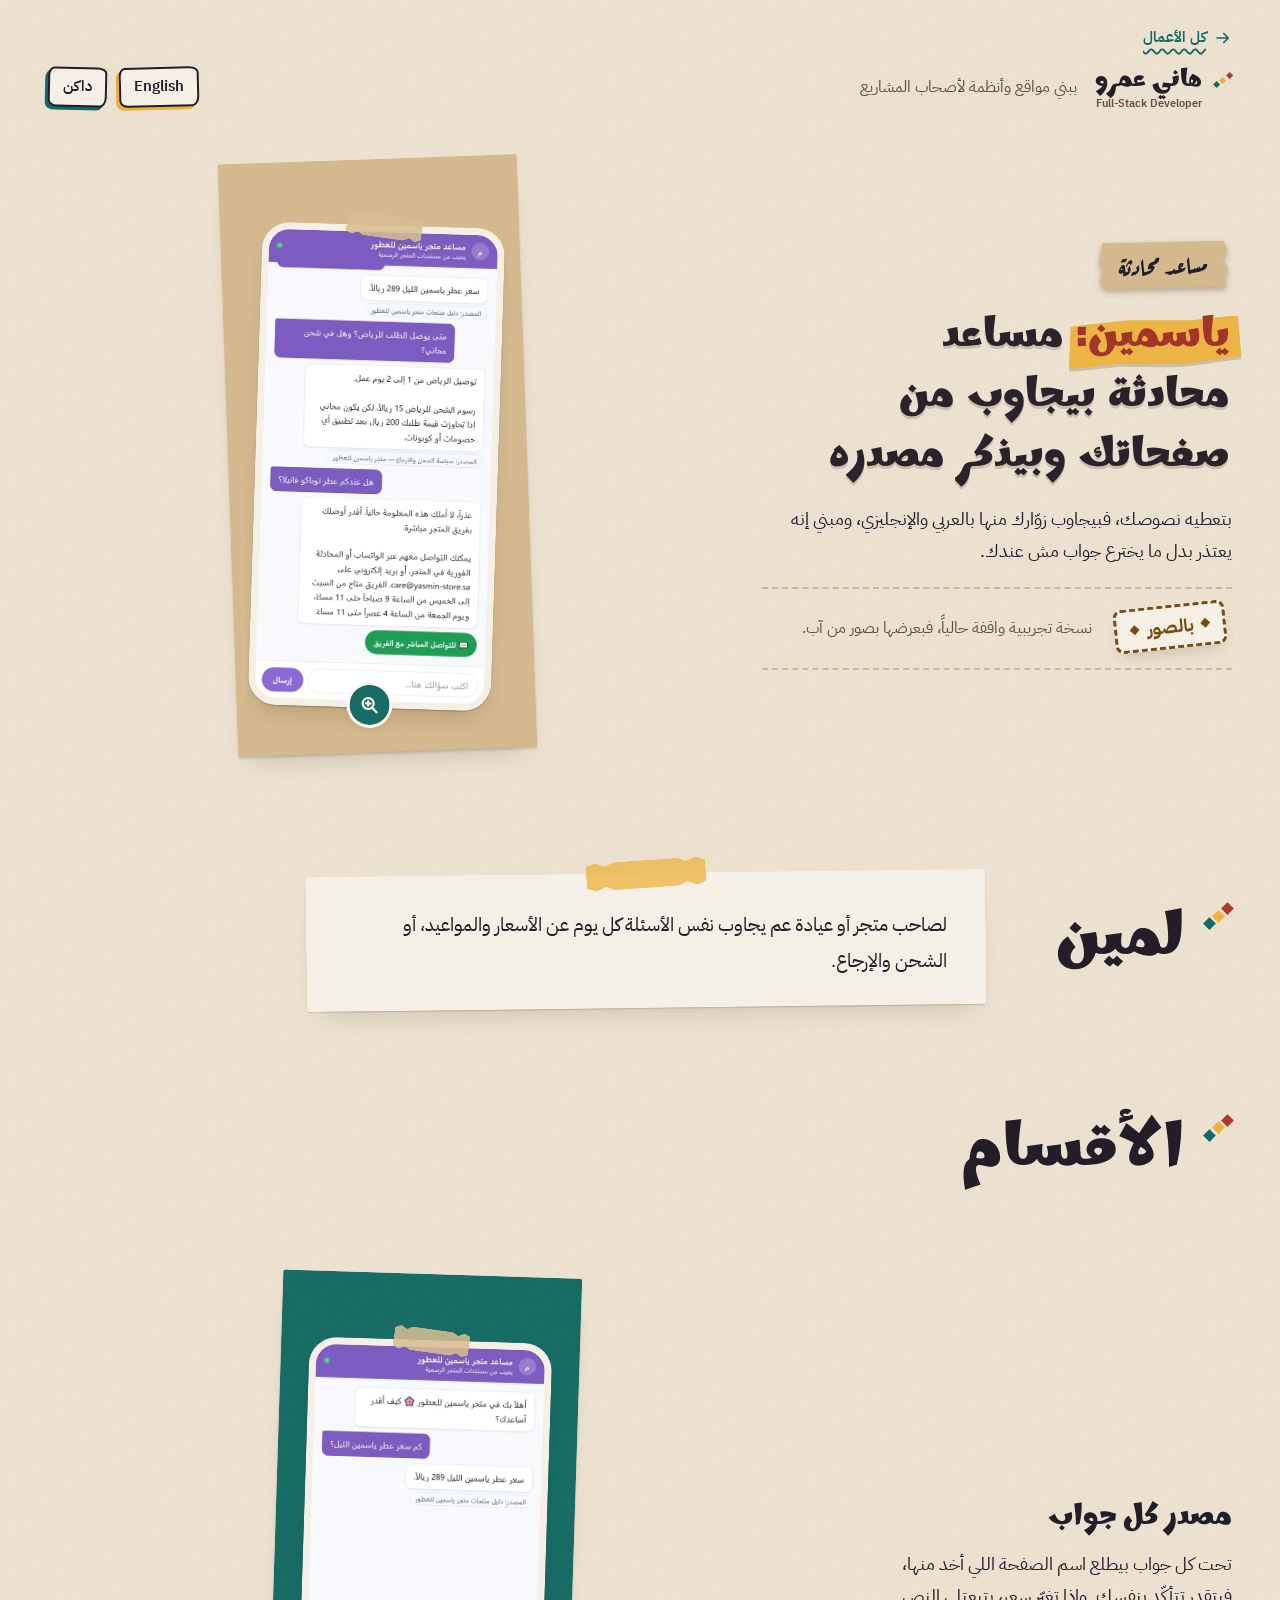
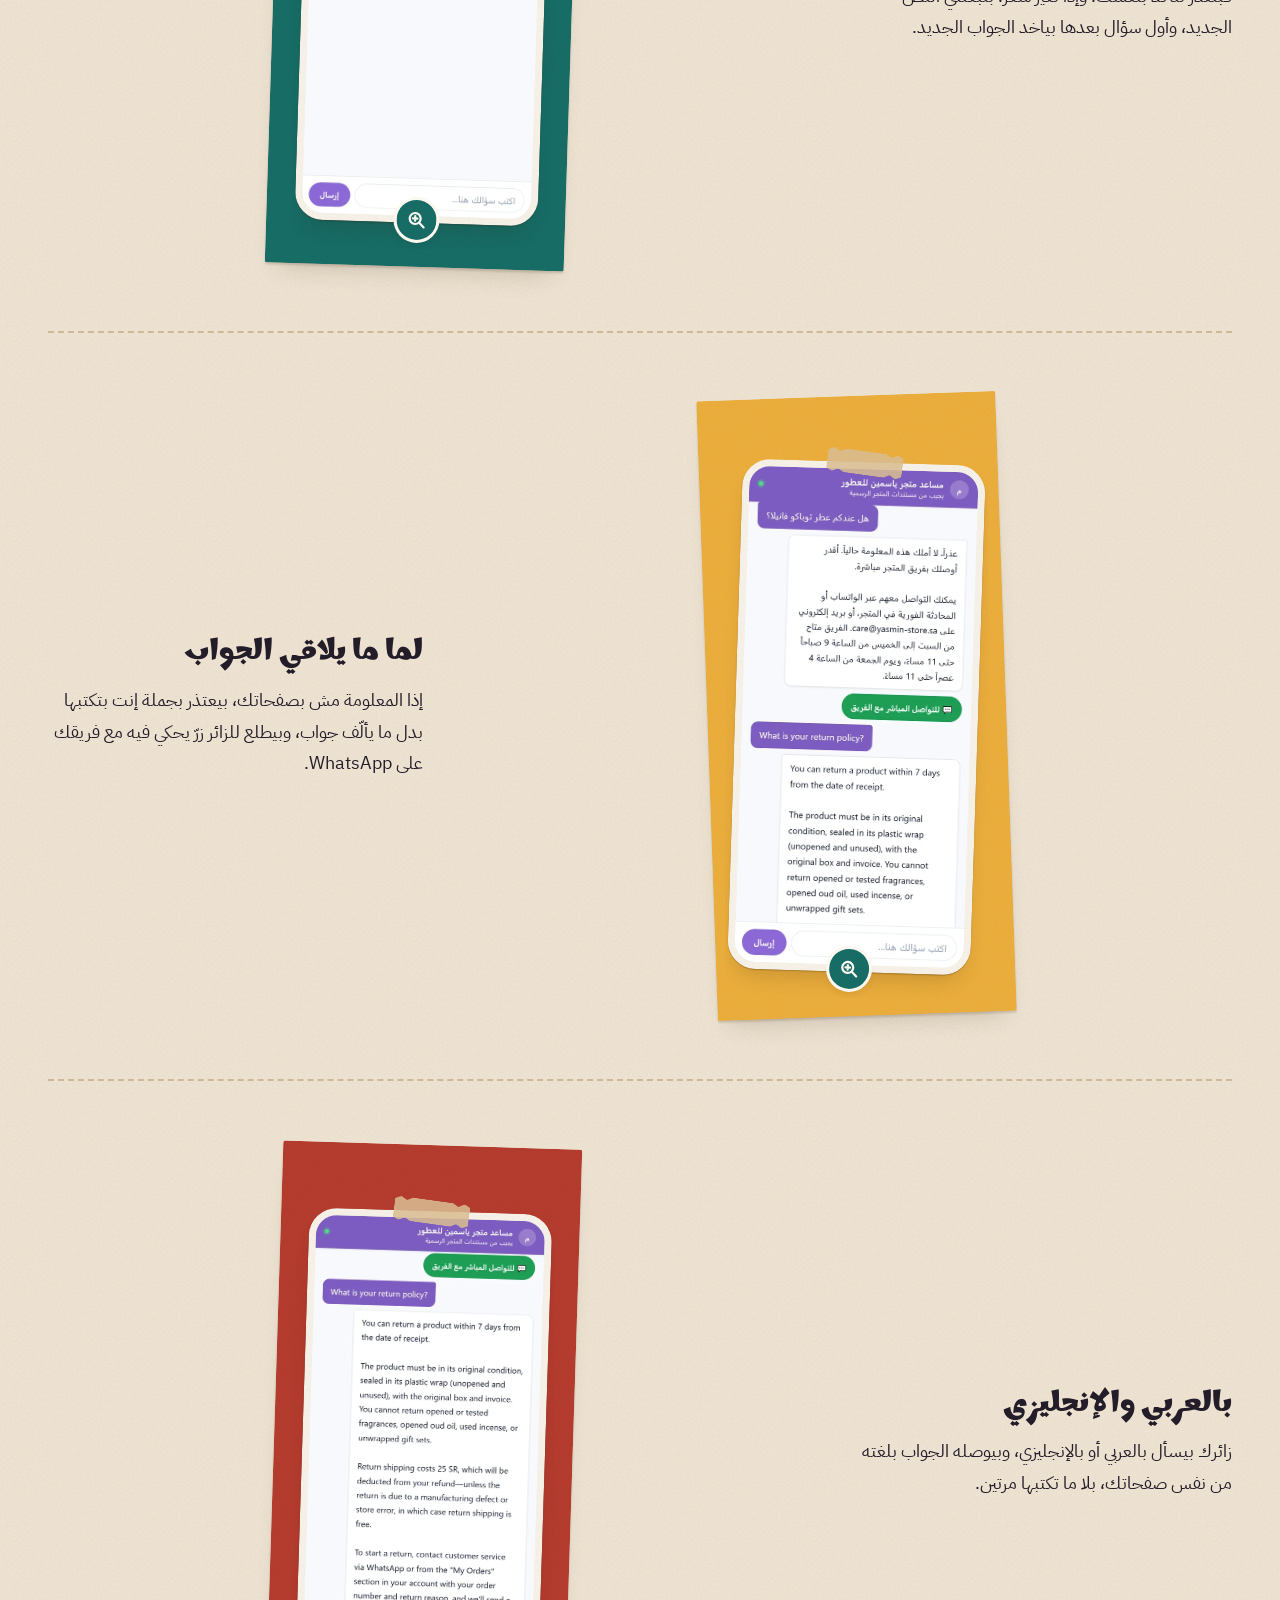
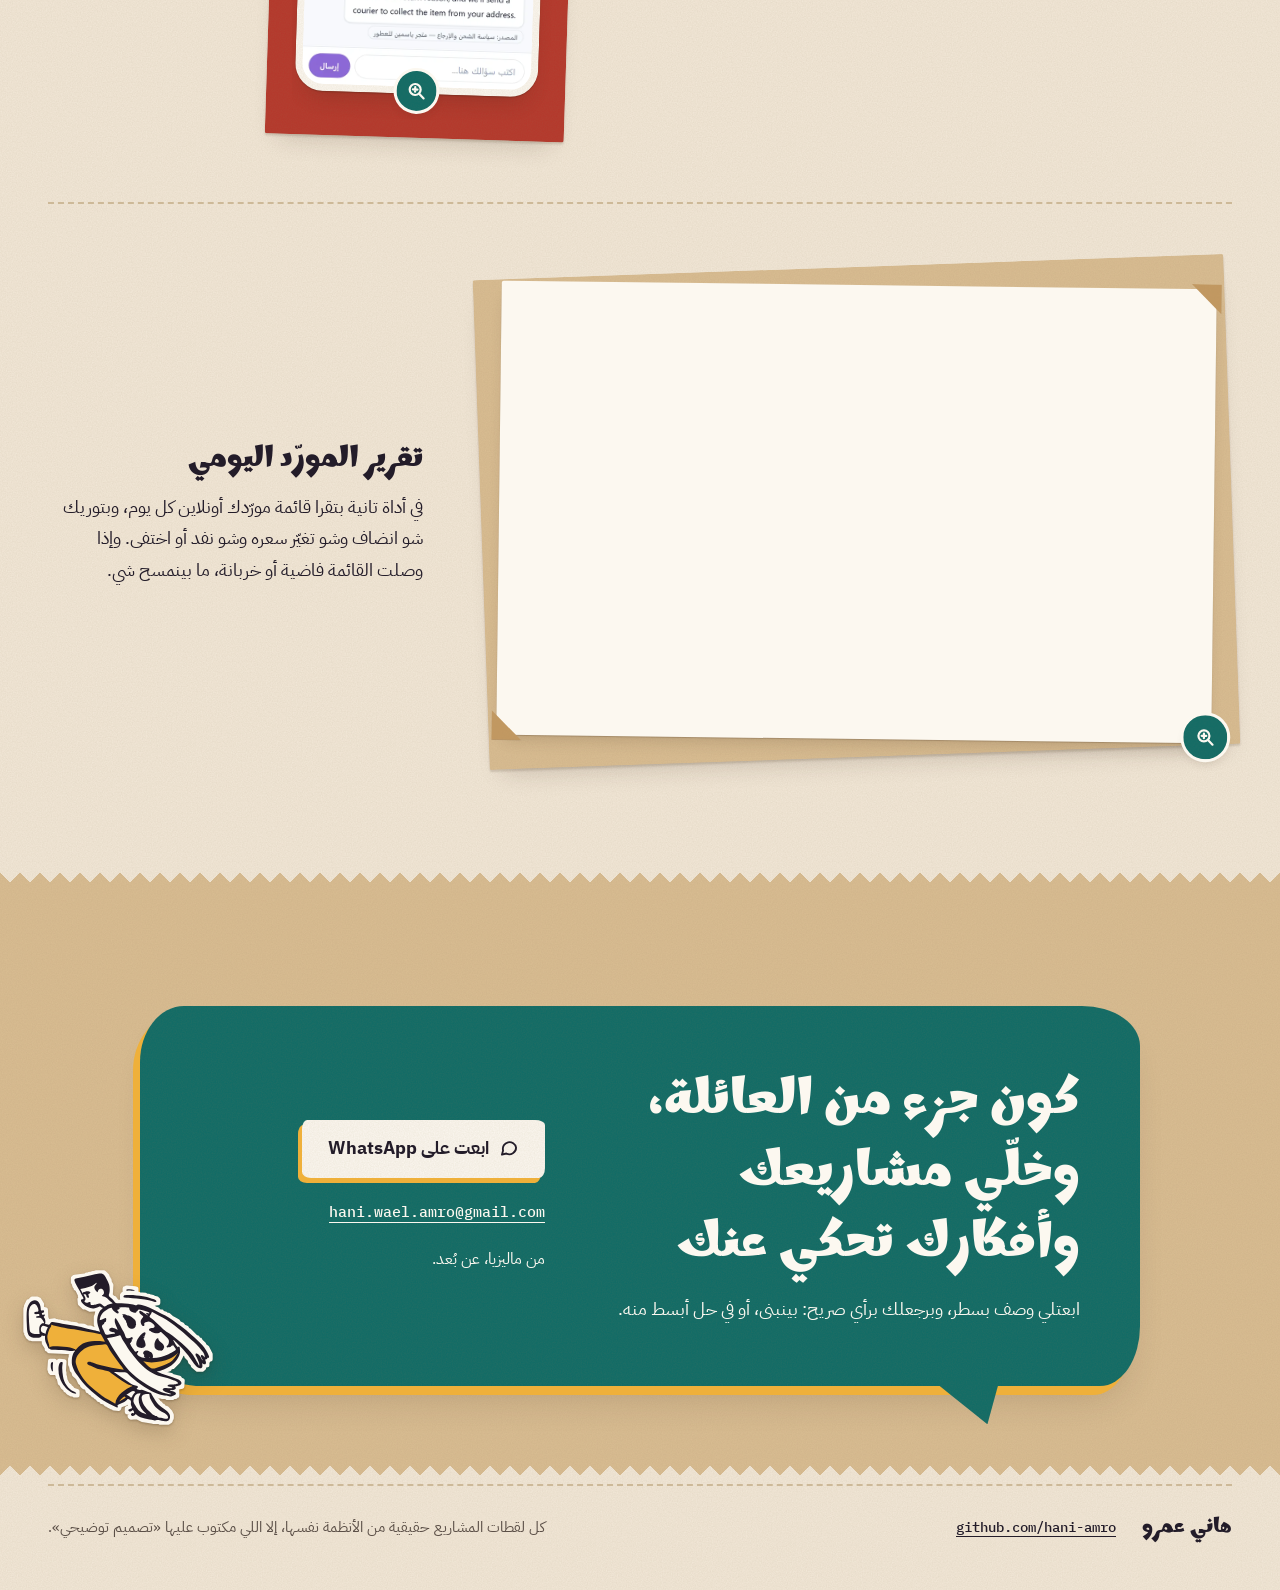
<file: work/yasmin.html>
<!doctype html>
<html lang="ar" dir="rtl" data-default-lang="ar">
<head>
<meta charset="utf-8">
<meta name="viewport" content="width=device-width, initial-scale=1">
<title>ياسمين: مساعد محادثة بيجاوب من صفحاتك وبيذكر مصدره</title>
<meta name="description" content="شوف بالصور كيف مساعد المحادثة ياسمين بيجاوب زوّارك من صفحاتك بالعربي والإنجليزي وبيذكر مصدر كل جواب.">
<meta name="color-scheme" content="light dark">
<meta property="og:type" content="article">
<meta property="og:title" content="ياسمين: مساعد محادثة بيجاوب من صفحاتك وبيذكر مصدره">
<meta property="og:description" content="شوف بالصور كيف مساعد المحادثة ياسمين بيجاوب زوّارك من صفحاتك بالعربي والإنجليزي وبيذكر مصدر كل جواب.">
<meta property="og:url" content="https://hani-amro.github.io/work/yasmin.html">
<meta property="og:locale" content="ar">
<meta property="og:image" content="https://hani-amro.github.io/img/og/hani-amro.jpg">
<meta property="og:image:width" content="1200">
<meta property="og:image:height" content="630">
<meta property="og:image:alt" content="كرت ورق ملصوق على لوح كرافت، مكتوب عليه «هاني عمرو» و«Full-Stack Developer»، وحواليه رسمتين">
<meta name="twitter:card" content="summary_large_image">
<link rel="icon" href="data:image/svg+xml,<svg xmlns='http://www.w3.org/2000/svg' viewBox='0 0 100 100'><rect width='100' height='100' rx='14' fill='%23F2E8D8'/><path d='M50 14 86 50 50 86 14 50z' fill='%23B5372B'/><path d='M50 34 66 50 50 66 34 50z' fill='%23EFB03A'/></svg>">
<script>(function(d){try{var s=localStorage,l=s.getItem('lang'),t=s.getItem('theme');if(t==='dark'||t==='light')d.setAttribute('data-theme',t);if((l==='en'||l==='ar')&&l!==d.getAttribute('data-default-lang')){d.lang=l;d.dir=l==='ar'?'rtl':'ltr';d.classList.add('i18n-wait');setTimeout(function(){d.classList.remove('i18n-wait')},300)}}catch(e){}try{if(matchMedia('(prefers-reduced-motion: no-preference)').matches){d.classList.add('motion');setTimeout(function(){if(!window.__craftReady)d.classList.remove('motion')},4000);addEventListener('pagereveal',function(e){var v=e.viewTransition,o=document.querySelector('.vt-on'),a=window.navigation&&navigation.activation,u=a&&a.from&&a.from.url||'',k=(u.split(/[?#]/)[0].split('/work/')[1]||'').replace('.html',''),s,r,f=function(){d.classList.remove('vt');if(s)s.classList.remove('vt-on')};if(o)o.classList.remove('vt-on');if(!v)return;d.classList.add('vt');v.finished.then(f,f);v.ready.catch(function(){});if(/^[a-z0-9-]+$/.test(k)&&(s=document.querySelector('#'+k+' [data-vt]'))){r=s.getBoundingClientRect();if(r.bottom>0&&r.top<innerHeight)s.classList.add('vt-on')}})}}catch(e){}})(document.documentElement)</script>
<link rel="preload" href="../fonts/ibm-plex-sans-arabic-400-arabic.woff2" as="font" type="font/woff2" crossorigin>
<link rel="preload" href="../fonts/marhey-700-arabic.woff2" as="font" type="font/woff2" crossorigin>
<link rel="stylesheet" href="../fonts.css">
<link rel="stylesheet" href="../site.css">
</head>
<body data-project="yasmin-salla-cx">

<header class="top">
<div class="wrap top-in">
<a class="back" href="../index.html#systems"><svg class="arw fwd" viewBox="0 0 24 24" aria-hidden="true" focusable="false"><path d="M20 12H5m6-6-6 6 6 6"/></svg><span data-i18n="back" class="ul">كل الأعمال</span></a><a class="brand" href="../index.html"><span class="mark" aria-hidden="true"><i></i><i></i><i></i></span><span data-i18n="name">هاني عمرو</span><span class="brand-tag" lang="en" dir="ltr">Full-Stack Developer</span></a>
<p data-i18n="role" class="role">ببني مواقع وأنظمة لأصحاب المشاريع</p>
<div class="tools">
<button id="lang-toggle" class="tool" type="button" lang="en" aria-label="Switch to English">English</button>
<button id="theme-toggle" class="tool" type="button" aria-label="بدّل بين الفاتح والداكن" data-i18n-aria="theme-aria"><span data-i18n="theme-dark" data-icon="dark">داكن</span><span data-i18n="theme-light" data-icon="light">فاتح</span></button>
</div>
</div>
</header>

<main>
<section class="wrap pg-hero" data-paper="kraft" aria-labelledby="pg-h">
<div class="pg-copy">
<p class="kicker" data-reveal><span data-i18n="kicker">مساعد محادثة</span></p>

<h1 data-i18n="h1" class="cut-title pg-title" id="pg-h"><span class="w hl" data-reveal><span class="t">ياسمين:</span></span> <span class="w" data-reveal><span class="t">مساعد</span></span> <span class="w" data-reveal><span class="t">محادثة</span></span> <span class="w" data-reveal><span class="t">بيجاوب</span></span> <span class="w" data-reveal><span class="t">من</span></span> <span class="w" data-reveal><span class="t">صفحاتك</span></span> <span class="w" data-reveal><span class="t">وبيذكر</span></span> <span class="w" data-reveal><span class="t">مصدره</span></span></h1>
<p data-i18n="line" class="line" data-reveal>بتعطيه نصوصك، فبيجاوب زوّارك منها بالعربي والإنجليزي، ومبني إنه يعتذر بدل ما يخترع جواب مش عندك.</p>
<div class="status-row" data-reveal><div class="status"><span data-i18n="st-stamp" class="stamp" data-k="photos" data-reveal>بالصور</span>
<p data-i18n="st-note" class="note">نسخة تجريبية واقفة حالياً، فبعرضها بصور من آب.</p></div></div>
</div>
<div class="pg-vis pg-vis--phones"><span class="backing" aria-hidden="true" data-reveal></span><a class="phone-row zoom" href="../img/yasmin/hero-1.webp" aria-label="محادثة على الموبايل مع مساعد متجر ياسمين للعطور: جواب عن سعر عطر وجواب عن الشحن للرياض، تحت كل واحد مصدره، واعتذار عن سؤال «هل عندكم عطر توباكو فانيلا؟» مع زرّ أخضر «للتواصل المباشر مع الفريق»" data-i18n-aria="hero-alt"><span class="phone-card" style="--w:520;--h:1065" data-reveal data-vt><img src="../img/yasmin/hero-1.webp" width="520" height="1065" alt="" decoding="async"><span class="zoom-ico" aria-hidden="true"><svg class="arw" viewBox="0 0 24 24" aria-hidden="true" focusable="false"><circle cx="10.5" cy="10.5" r="6"/><path d="M15 15l5 5M8 10.5h5M10.5 8v5"/></svg></span></span></a></div>
</section>
<section class="wrap pg-who" aria-labelledby="who-h">
<h2 id="who-h" class="sec-title"><span class="dots" aria-hidden="true"><i></i><i></i><i></i></span><span data-i18n="who-h"><span class="pw" data-reveal>لمين</span></span></h2>
<div class="note-card" data-reveal><p data-i18n="who-p">لصاحب متجر أو عيادة عم يجاوب نفس الأسئلة كل يوم عن الأسعار والمواعيد، أو الشحن والإرجاع.</p></div>
</section>
<section class="wrap pg-secs" aria-labelledby="sec-h">
<h2 id="sec-h" class="sec-title"><span class="dots" aria-hidden="true"><i></i><i></i><i></i></span><span data-i18n="sec-h"><span class="pw" data-reveal>الأقسام</span></span></h2>

<article class="pg-sec" data-paper="teal" aria-labelledby="s1-h">
<div class="pg-text"><h3 data-i18n="s1-h" id="s1-h"><span class="pw" data-reveal>مصدر</span> <span class="pw" data-reveal>كل</span> <span class="pw" data-reveal>جواب</span></h3>
<p data-i18n="s1-p" class="line" data-reveal>تحت كل جواب بيطلع اسم الصفحة اللي أخد منها، فبتقدر تتأكّد بنفسك. وإذا تغيّر سعر، بتبعتلي النص الجديد، وأول سؤال بعدها بياخد الجواب الجديد.</p></div>
<div class="pg-vis pg-vis--phones"><span class="backing" aria-hidden="true" data-reveal></span><a class="phone-row zoom" href="../img/yasmin/s1-1.webp" aria-label="محادثة على الموبايل: ترحيب المتجر، وسؤال «كم سعر عطر ياسمين الليل؟»، والجواب 289 ريالاً، وتحته شريحة «المصدر: دليل منتجات متجر ياسمين للعطور»" data-i18n-aria="s1-alt"><span class="phone-card" style="--w:520;--h:1065" data-reveal><img src="../img/yasmin/s1-1.webp" width="520" height="1065" alt="" loading="lazy" decoding="async"><span class="zoom-ico" aria-hidden="true"><svg class="arw" viewBox="0 0 24 24" aria-hidden="true" focusable="false"><circle cx="10.5" cy="10.5" r="6"/><path d="M15 15l5 5M8 10.5h5M10.5 8v5"/></svg></span></span></a></div>
</article>

<article class="pg-sec" data-paper="saffron" aria-labelledby="s2-h">
<div class="pg-text"><h3 data-i18n="s2-h" id="s2-h"><span class="pw" data-reveal>لما</span> <span class="pw" data-reveal>ما</span> <span class="pw" data-reveal>يلاقي</span> <span class="pw" data-reveal>الجواب</span></h3>
<p data-i18n="s2-p" class="line" data-reveal>إذا المعلومة مش بصفحاتك، بيعتذر بجملة إنت بتكتبها بدل ما يألّف جواب، وبيطلع للزائر زرّ يحكي فيه مع فريقك على WhatsApp‏.</p></div>
<div class="pg-vis pg-vis--phones"><span class="backing" aria-hidden="true" data-reveal></span><a class="phone-row zoom" href="../img/yasmin/s2-1.webp" aria-label="محادثة على الموبايل: سؤال «هل عندكم عطر توباكو فانيلا؟»، واعتذار المساعد مع طرق التواصل مع المتجر، وزرّ أخضر «للتواصل المباشر مع الفريق»، وتحتهم سؤال بالإنجليزي عن الإرجاع وأول جوابه" data-i18n-aria="s2-alt"><span class="phone-card" style="--w:520;--h:1125" data-reveal><img src="../img/yasmin/s2-1.webp" width="520" height="1125" alt="" loading="lazy" decoding="async"><span class="zoom-ico" aria-hidden="true"><svg class="arw" viewBox="0 0 24 24" aria-hidden="true" focusable="false"><circle cx="10.5" cy="10.5" r="6"/><path d="M15 15l5 5M8 10.5h5M10.5 8v5"/></svg></span></span></a></div>
</article>

<article class="pg-sec" data-paper="pom" aria-labelledby="s3-h">
<div class="pg-text"><h3 data-i18n="s3-h" id="s3-h"><span class="pw" data-reveal>بالعربي</span> <span class="pw" data-reveal>والإنجليزي</span></h3>
<p data-i18n="s3-p" class="line" data-reveal>زائرك بيسأل بالعربي أو بالإنجليزي، وبيوصله الجواب بلغته من نفس صفحاتك، بلا ما تكتبها مرتين.</p></div>
<div class="pg-vis pg-vis--phones"><span class="backing" aria-hidden="true" data-reveal></span><a class="phone-row zoom" href="../img/yasmin/s3-1.webp" aria-label="محادثة على الموبايل: سؤال بالإنجليزي عن سياسة الإرجاع، وجواب بالإنجليزي، وتحته شريحة المصدر بالعربي «سياسة الشحن والإرجاع»" data-i18n-aria="s3-alt"><span class="phone-card" style="--w:520;--h:1065" data-reveal><img src="../img/yasmin/s3-1.webp" width="520" height="1065" alt="" loading="lazy" decoding="async"><span class="zoom-ico" aria-hidden="true"><svg class="arw" viewBox="0 0 24 24" aria-hidden="true" focusable="false"><circle cx="10.5" cy="10.5" r="6"/><path d="M15 15l5 5M8 10.5h5M10.5 8v5"/></svg></span></span></a></div>
</article>

<article class="pg-sec" data-paper="kraft" aria-labelledby="s4-h">
<div class="pg-text"><h3 data-i18n="s4-h" id="s4-h"><span class="pw" data-reveal>تقرير</span> <span class="pw" data-reveal>المورّد</span> <span class="pw" data-reveal>اليومي</span></h3>
<p data-i18n="s4-p" class="line" data-reveal>في أداة تانية بتقرا قائمة مورّدك أونلاين كل يوم، وبتوريك شو انضاف وشو تغيّر سعره وشو نفد أو اختفى. وإذا وصلت القائمة فاضية أو خربانة، ما بينمسح شي.</p></div>
<div class="pg-vis"><span class="backing" aria-hidden="true" data-reveal></span><a class="print zoom" href="../img/yasmin/s4.webp" data-reveal><picture><source media="(max-width: 639px)" srcset="../img/yasmin/s4-640.webp" width="640" height="400"><img src="../img/yasmin/s4.webp" width="1200" height="750" alt="تقرير مزامنة لمورّد عطور تجريبي: 10 منتجات في الكتالوج، ومنتجين جداد، و3 تغيّر سعرها، و1 نفد مخزونه، و1 اختفى، وزرّ «شغّل مزامنة الآن»" data-i18n-alt="s4-alt" loading="lazy" decoding="async"></picture><span class="zoom-ico" aria-hidden="true"><svg class="arw" viewBox="0 0 24 24" aria-hidden="true" focusable="false"><circle cx="10.5" cy="10.5" r="6"/><path d="M15 15l5 5M8 10.5h5M10.5 8v5"/></svg></span></a></div>
</article>
</section>

<section class="cta-band" aria-labelledby="cta-h">
<div class="wrap cta">
<div class="bubble" data-reveal>
<div class="ask-col">
<h2 data-i18n="cta-h" id="cta-h"><span class="pw" data-reveal>كون</span> <span class="pw" data-reveal>جزء</span> <span class="pw" data-reveal>من</span> <span class="pw" data-reveal>العائلة،</span> <span class="pw" data-reveal>وخلّي</span> <span class="pw" data-reveal>مشاريعك</span> <span class="pw" data-reveal>وأفكارك</span> <span class="pw" data-reveal>تحكي</span> <span class="pw" data-reveal>عنك</span></h2>
<p data-i18n="cta-p" class="ask">ابعتلي وصف بسطر، وبرجعلك برأي صريح: بينبنى، أو في حل أبسط منه.</p>
</div>
<div class="ways">
<a class="btn btn--big btn--light" href="https://wa.me/601172380996"><svg class="arw" viewBox="0 0 24 24" aria-hidden="true" focusable="false"><path d="M20.5 11.5a8 8 0 0 1-11.7 7.1L3.5 20l1.4-5A8 8 0 1 1 20.5 11.5Z"/></svg><span data-i18n="cta-wa">ابعت على WhatsApp</span></a>
<a class="mail" href="mailto:hani.wael.amro@gmail.com"><span class="ul">hani.wael.amro@gmail.com</span></a>
<p data-i18n="cta-note" class="cta-note">من ماليزيا، عن بُعد.</p>
</div>
<span class="dd dd-cta" aria-hidden="true" data-reveal><svg viewBox="73 25 880 720" focusable="false"><use href="../img/doodles.svg#dd-jumping"/></svg></span></div>
</div>
</section>
</main>

<footer class="foot">
<div class="wrap foot-in">
<span data-i18n="foot-name" class="foot-name">هاني عمرو</span>
<a class="gh" href="https://github.com/hani-amro"><span class="ul">github.com/hani-amro</span></a>
<p data-i18n="foot-real" class="foot-real">كل لقطات المشاريع حقيقية من الأنظمة نفسها، إلا اللي مكتوب عليها «تصميم توضيحي».</p>
</div>
</footer>

<dialog class="viewer" id="viewer"><button class="tool viewer-x" type="button"><svg class="arw" viewBox="0 0 24 24" aria-hidden="true" focusable="false"><path d="M6 6l12 12M18 6 6 18"/></svg><span data-i18n="viewer-x">سكّر</span></button><div class="viewer-body"></div></dialog>

<script src="../i18n/en-yasmin.js"></script>
<script src="../site.js"></script>
<script src="../viewer.js"></script>
<script src="../motion.min.js"></script>
<script src="../craft.js"></script>
</body>
</html>
</file>
<file: fonts.css>
/* IBM Plex Sans Arabic + IBM Plex Mono، وخطّي التصميم Marhey (العناوين والتوقيع)
   وAref Ruqaa (القصاصات المكتوبة بخط الرقعة) — كلها مستضافة ذاتياً.

   لماذا لا من CDN: المتصفّحات قسّمت ذاكرة الخطوط لكل موقع، فزالت فائدة «الملف
   محمَّل أصلاً من موقع آخر». ما تبقّى كلفةٌ صافية: بحث DNS ومصافحتا TLS لنطاقين
   إضافيين قبل أن يظهر أول حرف — وطرفٌ ثالث يرى كل زائر.

   والمجموعات هنا عربية ولاتينية فقط. اللاتينية ليست زائدة: أسماء التقنيات تَرِد
   داخل النصّ العربي (PostgreSQL، WhatsApp)، ولولاها لسقطت إلى خط النظام فاختلف
   الوزن وارتفاع السطر داخل السطر الواحد.

   ثلاثة أوزان لا أربعة: 400 للنصّ، 600 للعناوين، 700 للأرقام الكبيرة. الوزن
   الرابع كان يكلّف 60 كيلوبايت ولا يظهر فرقه.

   Marhey وAref Ruqaa بوزن 700 بس، بمجموعتين: العربية، واللاتينية للنسخة
   الإنجليزية (بتنحمّل بس لما يبيّن حرف لاتيني بعنوان أو قصاصة، بحكم unicode-range).

   الترخيص: SIL Open Font License 1.1 — fonts/LICENSE.txt (Plex)،
   fonts/LICENSE-marhey.txt، fonts/LICENSE-aref-ruqaa.txt */

@font-face {
  font-family: 'Marhey';
  font-style: normal;
  font-weight: 700;
  font-display: swap;
  src: url('fonts/marhey-700-arabic.woff2') format('woff2');
  unicode-range: U+0600-06FF, U+0750-077F, U+0870-0891, U+0897-08E1, U+08E3-08FF, U+200C-200E, U+2010-2011, U+204F, U+2E41, U+FB50-FDFF, U+FE70-FE74, U+FE76-FEFC;
}

@font-face {
  font-family: 'Marhey';
  font-style: normal;
  font-weight: 700;
  font-display: swap;
  src: url('fonts/marhey-700-latin.woff2') format('woff2');
  unicode-range: U+0000-00FF, U+0131, U+0152-0153, U+02BB-02BC, U+02C6, U+02DA, U+02DC, U+0304, U+0308, U+0329, U+2000-206F, U+20AC, U+2122, U+2191, U+2193, U+2212, U+2215, U+FEFF, U+FFFD;
}

@font-face {
  font-family: 'Aref Ruqaa';
  font-style: normal;
  font-weight: 700;
  font-display: swap;
  src: url('fonts/aref-ruqaa-700-arabic.woff2') format('woff2');
  unicode-range: U+0600-06FF, U+0750-077F, U+0870-0891, U+0897-08E1, U+08E3-08FF, U+200C-200E, U+2010-2011, U+204F, U+2E41, U+FB50-FDFF, U+FE70-FE74, U+FE76-FEFC;
}

@font-face {
  font-family: 'Aref Ruqaa';
  font-style: normal;
  font-weight: 700;
  font-display: swap;
  src: url('fonts/aref-ruqaa-700-latin.woff2') format('woff2');
  unicode-range: U+0000-00FF, U+0131, U+0152-0153, U+02BB-02BC, U+02C6, U+02DA, U+02DC, U+0304, U+0308, U+0329, U+2000-206F, U+20AC, U+2122, U+2191, U+2193, U+2212, U+2215, U+FEFF, U+FFFD;
}

@font-face {
  font-family: 'IBM Plex Mono';
  font-style: normal;
  font-weight: 400;
  font-display: swap;
  src: url('fonts/ibm-plex-mono-400-latin.woff2') format('woff2');
  unicode-range: U+0000-00FF, U+0131, U+0152-0153, U+02BB-02BC, U+02C6, U+02DA, U+02DC, U+0304, U+0308, U+0329, U+2000-206F, U+20AC, U+2122, U+2191, U+2193, U+2212, U+2215, U+FEFF, U+FFFD;
}

@font-face {
  font-family: 'IBM Plex Mono';
  font-style: normal;
  font-weight: 500;
  font-display: swap;
  src: url('fonts/ibm-plex-mono-500-latin.woff2') format('woff2');
  unicode-range: U+0000-00FF, U+0131, U+0152-0153, U+02BB-02BC, U+02C6, U+02DA, U+02DC, U+0304, U+0308, U+0329, U+2000-206F, U+20AC, U+2122, U+2191, U+2193, U+2212, U+2215, U+FEFF, U+FFFD;
}

@font-face {
  font-family: 'IBM Plex Sans Arabic';
  font-style: normal;
  font-weight: 400;
  font-display: swap;
  src: url('fonts/ibm-plex-sans-arabic-400-arabic.woff2') format('woff2');
  unicode-range: U+0600-06FF, U+0750-077F, U+0870-088E, U+0890-0891, U+0897-08E1, U+08E3-08FF, U+200C-200E, U+2010-2011, U+204F, U+2E41, U+FB50-FDFF, U+FE70-FE74, U+FE76-FEFC, U+102E0-102FB, U+10E60-10E7E, U+10EC2-10EC4, U+10EFC-10EFF, U+1EE00-1EE03, U+1EE05-1EE1F, U+1EE21-1EE22, U+1EE24, U+1EE27, U+1EE29-1EE32, U+1EE34-1EE37, U+1EE39, U+1EE3B, U+1EE42, U+1EE47, U+1EE49, U+1EE4B, U+1EE4D-1EE4F, U+1EE51-1EE52, U+1EE54, U+1EE57, U+1EE59, U+1EE5B, U+1EE5D, U+1EE5F, U+1EE61-1EE62, U+1EE64, U+1EE67-1EE6A, U+1EE6C-1EE72, U+1EE74-1EE77, U+1EE79-1EE7C, U+1EE7E, U+1EE80-1EE89, U+1EE8B-1EE9B, U+1EEA1-1EEA3, U+1EEA5-1EEA9, U+1EEAB-1EEBB, U+1EEF0-1EEF1;
}

@font-face {
  font-family: 'IBM Plex Sans Arabic';
  font-style: normal;
  font-weight: 400;
  font-display: swap;
  src: url('fonts/ibm-plex-sans-arabic-400-latin.woff2') format('woff2');
  unicode-range: U+0000-00FF, U+0131, U+0152-0153, U+02BB-02BC, U+02C6, U+02DA, U+02DC, U+0304, U+0308, U+0329, U+2000-206F, U+20AC, U+2122, U+2191, U+2193, U+2212, U+2215, U+FEFF, U+FFFD;
}

@font-face {
  font-family: 'IBM Plex Sans Arabic';
  font-style: normal;
  font-weight: 600;
  font-display: swap;
  src: url('fonts/ibm-plex-sans-arabic-600-arabic.woff2') format('woff2');
  unicode-range: U+0600-06FF, U+0750-077F, U+0870-088E, U+0890-0891, U+0897-08E1, U+08E3-08FF, U+200C-200E, U+2010-2011, U+204F, U+2E41, U+FB50-FDFF, U+FE70-FE74, U+FE76-FEFC, U+102E0-102FB, U+10E60-10E7E, U+10EC2-10EC4, U+10EFC-10EFF, U+1EE00-1EE03, U+1EE05-1EE1F, U+1EE21-1EE22, U+1EE24, U+1EE27, U+1EE29-1EE32, U+1EE34-1EE37, U+1EE39, U+1EE3B, U+1EE42, U+1EE47, U+1EE49, U+1EE4B, U+1EE4D-1EE4F, U+1EE51-1EE52, U+1EE54, U+1EE57, U+1EE59, U+1EE5B, U+1EE5D, U+1EE5F, U+1EE61-1EE62, U+1EE64, U+1EE67-1EE6A, U+1EE6C-1EE72, U+1EE74-1EE77, U+1EE79-1EE7C, U+1EE7E, U+1EE80-1EE89, U+1EE8B-1EE9B, U+1EEA1-1EEA3, U+1EEA5-1EEA9, U+1EEAB-1EEBB, U+1EEF0-1EEF1;
}

@font-face {
  font-family: 'IBM Plex Sans Arabic';
  font-style: normal;
  font-weight: 600;
  font-display: swap;
  src: url('fonts/ibm-plex-sans-arabic-600-latin.woff2') format('woff2');
  unicode-range: U+0000-00FF, U+0131, U+0152-0153, U+02BB-02BC, U+02C6, U+02DA, U+02DC, U+0304, U+0308, U+0329, U+2000-206F, U+20AC, U+2122, U+2191, U+2193, U+2212, U+2215, U+FEFF, U+FFFD;
}

@font-face {
  font-family: 'IBM Plex Sans Arabic';
  font-style: normal;
  font-weight: 700;
  font-display: swap;
  src: url('fonts/ibm-plex-sans-arabic-700-arabic.woff2') format('woff2');
  unicode-range: U+0600-06FF, U+0750-077F, U+0870-088E, U+0890-0891, U+0897-08E1, U+08E3-08FF, U+200C-200E, U+2010-2011, U+204F, U+2E41, U+FB50-FDFF, U+FE70-FE74, U+FE76-FEFC, U+102E0-102FB, U+10E60-10E7E, U+10EC2-10EC4, U+10EFC-10EFF, U+1EE00-1EE03, U+1EE05-1EE1F, U+1EE21-1EE22, U+1EE24, U+1EE27, U+1EE29-1EE32, U+1EE34-1EE37, U+1EE39, U+1EE3B, U+1EE42, U+1EE47, U+1EE49, U+1EE4B, U+1EE4D-1EE4F, U+1EE51-1EE52, U+1EE54, U+1EE57, U+1EE59, U+1EE5B, U+1EE5D, U+1EE5F, U+1EE61-1EE62, U+1EE64, U+1EE67-1EE6A, U+1EE6C-1EE72, U+1EE74-1EE77, U+1EE79-1EE7C, U+1EE7E, U+1EE80-1EE89, U+1EE8B-1EE9B, U+1EEA1-1EEA3, U+1EEA5-1EEA9, U+1EEAB-1EEBB, U+1EEF0-1EEF1;
}

@font-face {
  font-family: 'IBM Plex Sans Arabic';
  font-style: normal;
  font-weight: 700;
  font-display: swap;
  src: url('fonts/ibm-plex-sans-arabic-700-latin.woff2') format('woff2');
  unicode-range: U+0000-00FF, U+0131, U+0152-0153, U+02BB-02BC, U+02C6, U+02DA, U+02DC, U+0304, U+0308, U+0329, U+2000-206F, U+20AC, U+2122, U+2191, U+2193, U+2212, U+2215, U+FEFF, U+FFFD;
}
</file>
<file: site.css>
/* «من القصاصة للشبّاك»: a cut-paper workshop.
   Arabic letters cut from coloured paper, the calligrapher's rhombic pen dot as the recurring
   ornament, real screenshots as the paper that gets cut and pasted.

   Fixed rules:
   - Colour has one meaning each: pomegranate and saffron = identity, teal = clickable, kraft = a
     handwritten scrap, ink = the stamp's verdict. Every colour is a token on :root, redefined for
     dark (by the system setting, or by the theme button: data-theme on <html>).
   - Screenshots, prints, stamps and stickers stay light paper in dark mode, as they are for real.
   - Logical properties only (inline/block, start/end): the page reads both ways. What is drawn in
     fixed coordinates (the hero's cut line and sketch) or offset to one side (paper shadows) is
     mirrored for English through --flip.
   - The entrances animate only opacity, transform and clip-path; resting tilts live here in
     `rotate`, so the end state of every animation is this file's. The interactive layer after the
     story (the @idea: blocks below) moves more (rotate, translate, scale, CSS variables), and every
     piece of it ends back at that same rest. Without motion nothing is ever hidden. */

:root{
  color-scheme:light;
  --paper:#F2E8D8;--sheet:#FCF8F0;--kraft:#D9BD92;--kraft-2:#C49A62;
  --ink:#231C29;--ink-2:#5B4F47;--line:#CDB998;
  --pom:#B5372B;--saffron:#EFB03A;--teal:#0E6B66;--teal-2:#0A5551;
  --on-teal:#FCF8F0;--on-pom:#FCF8F0;--on-saffron:#231C29;--under:#231C29;
  --live:#1A6B3F;--site:#0E6B66;--photos:#7A4C10;--sketch:#5B4F47;
  --print:#FCF8F0;--scrap:#D9BD92;--scrap-ink:#231C29;--hl-ink:#A42F25;--hl-patch:#F2B843;
  --focus:#231C29;--sh:52 32 14;--sha:.2;
  --dd-ink:#231C29;
  --grain:url("data:image/svg+xml,%3Csvg xmlns='http://www.w3.org/2000/svg' width='200' height='200'%3E%3Cfilter id='n'%3E%3CfeTurbulence type='fractalNoise' baseFrequency='.8' numOctaves='2' stitchTiles='stitch'/%3E%3CfeColorMatrix values='0 0 0 0 .3 0 0 0 0 .2 0 0 0 0 .1 0 0 0 .13 0'/%3E%3C/filter%3E%3Crect width='100%25' height='100%25' filter='url(%23n)'/%3E%3C/svg%3E");
  /* tokens from the design system «هاني عمرو»; this file stays the source,
     and only values that were already exactly these use them */
  --font-display:Marhey,"IBM Plex Sans Arabic",sans-serif;
  --font-hand:"Aref Ruqaa","IBM Plex Sans Arabic",serif;
  --font-sans:"IBM Plex Sans Arabic","Segoe UI",Tahoma,sans-serif;
  --font-mono:"IBM Plex Mono",ui-monospace,Consolas,monospace;
  --display:var(--font-display);--hand:var(--font-hand);--sans:var(--font-sans);--mono:var(--font-mono);
  --space-1:8px;--space-2:12px;--space-3:16px;--space-4:24px;--space-5:32px;--space-6:56px;
  --radius-cut:3px;--radius-sheet:4px;--radius-hand:8px;
  --dur-tap:180ms;--dur-hover:250ms;--dur-paste:600ms;--dur-cue:900ms;--dur-float:3600ms;
  --ease-spring:cubic-bezier(.34,1.45,.64,1);--ease-out:cubic-bezier(.22,1,.36,1);--ease-cue:cubic-bezier(.3,0,.3,1);
  --shadow-sheet:0 1px 1px rgb(var(--sh)/.12),0 12px 22px -12px rgb(var(--sh)/var(--sha));
  --wrap:1280px;--gut:clamp(16px,4.5vw,48px);
  --flip:1;
}
@media (prefers-color-scheme:dark){
  :root:not([data-theme="light"]){
    color-scheme:dark;
    --paper:#18151C;--sheet:#221E27;--kraft:#4D3C2B;--kraft-2:#6E5539;
    --ink:#F3EADB;--ink-2:#C4B7A6;--line:#4A4038;
    --pom:#E0675A;--saffron:#E3AC45;--teal:#4FB8AE;--teal-2:#7BD0C7;
    --on-teal:#10201F;--on-pom:#221E27;--on-saffron:#221E27;--under:#050407;
    --print:#E6DCCB;--scrap:#CDB186;--hl-ink:#F0B84E;--hl-patch:#8A2820;
    --focus:#F3EADB;--sh:0 0 0;--sha:.5;
    --grain:url("data:image/svg+xml,%3Csvg xmlns='http://www.w3.org/2000/svg' width='200' height='200'%3E%3Cfilter id='n'%3E%3CfeTurbulence type='fractalNoise' baseFrequency='.8' numOctaves='2' stitchTiles='stitch'/%3E%3CfeColorMatrix values='0 0 0 0 1 0 0 0 0 .95 0 0 0 0 .85 0 0 0 .07 0'/%3E%3C/filter%3E%3Crect width='100%25' height='100%25' filter='url(%23n)'/%3E%3C/svg%3E");
  }
}
:root[data-theme="dark"]{
  color-scheme:dark;
  --paper:#18151C;--sheet:#221E27;--kraft:#4D3C2B;--kraft-2:#6E5539;
  --ink:#F3EADB;--ink-2:#C4B7A6;--line:#4A4038;
  --pom:#E0675A;--saffron:#E3AC45;--teal:#4FB8AE;--teal-2:#7BD0C7;
  --on-teal:#10201F;--on-pom:#221E27;--on-saffron:#221E27;--under:#050407;
  --print:#E6DCCB;--scrap:#CDB186;--hl-ink:#F0B84E;--hl-patch:#8A2820;
  --focus:#F3EADB;--sh:0 0 0;--sha:.5;
  --grain:url("data:image/svg+xml,%3Csvg xmlns='http://www.w3.org/2000/svg' width='200' height='200'%3E%3Cfilter id='n'%3E%3CfeTurbulence type='fractalNoise' baseFrequency='.8' numOctaves='2' stitchTiles='stitch'/%3E%3CfeColorMatrix values='0 0 0 0 1 0 0 0 0 .95 0 0 0 0 .85 0 0 0 .07 0'/%3E%3C/filter%3E%3Crect width='100%25' height='100%25' filter='url(%23n)'/%3E%3C/svg%3E");
}
:root[dir="ltr"]{--flip:-1}

*,*::before,*::after{box-sizing:border-box}
html{-webkit-text-size-adjust:100%;overflow-x:clip}
body{margin:0;overflow-x:clip;background:var(--grain),var(--paper);color:var(--ink);font:400 17px/1.8 var(--sans);text-align:start;overflow-wrap:break-word;
  /* a short page (404) keeps its footer at the foot of the screen */
  display:flex;flex-direction:column;min-block-size:100vh;min-block-size:100svh}
main{flex:1 0 auto}
/* No flash of Arabic: the head script hides the page for at most 300 ms while site.js applies English */
.i18n-wait body{visibility:hidden}
img,svg{display:block}
img{max-inline-size:100%;block-size:auto}
/* a screenshot's <picture> (its phone copy) adds no box: the <img> lays out as the print's own child */
picture{display:contents}
a{color:inherit}
p{margin:0}
h1,h2,h3{margin:0;text-wrap:balance}
ul,ol{margin:0;padding:0;list-style:none}
:focus-visible{outline:3px solid var(--focus);outline-offset:4px;border-radius:4px}
.wrap{max-inline-size:var(--wrap);margin-inline:auto;padding-inline:var(--gut)}
.sprite{position:absolute;inline-size:0;block-size:0;overflow:hidden}
#paper feDropShadow{flood-color:rgb(var(--sh));flood-opacity:var(--sha)}
.vh{position:absolute;inline-size:1px;block-size:1px;overflow:hidden;clip-path:inset(50%);white-space:nowrap}
.mono{font:500 14px/1.5 var(--mono);direction:ltr;unicode-bidi:isolate;overflow-wrap:anywhere}
.muted{color:var(--ink-2);font-size:15px;line-height:1.7}
[lang="en"][dir="ltr"]{unicode-bidi:isolate}
/* the forward arrow points to the inline end: left in Arabic, right in English */
:root[dir="ltr"] .fwd{scale:-1 1}

/* ── pen dots: rhombi stepping down, like a letter's measure ── */
.dots,.mark{display:inline-grid;grid-template-columns:repeat(3,auto);align-items:start;gap:0;flex:none}
.dots i,.mark i{display:block;inline-size:.24em;block-size:.24em;background:var(--pom);rotate:45deg}
.dots i:nth-child(2),.mark i:nth-child(2){background:var(--saffron);margin-block-start:.2em}
.dots i:nth-child(3),.mark i:nth-child(3){background:var(--teal);margin-block-start:.4em}
.dots{font-size:.6em;margin-block-start:.15em}

/* ── header: name, role, and the two paper toggles ── */
.top{padding-block:16px 4px}
.top-in{display:flex;flex-wrap:wrap;align-items:center;gap:4px 18px}
.brand{display:inline-grid;grid-template-columns:auto auto;align-items:center;column-gap:12px;min-block-size:44px;font:700 25px/1.3 var(--display);text-decoration:none}
.mark{font-size:22px;gap:1px}
/* The tag sits under the name only: its own row in the name's column, so the dots stay level with the
   name. justify-self:start follows the header's direction, so it hangs from the name's start edge.
   Its width is the limit: at 320px the name+toggles row has 9px to spare (Arabic), so the tag may not
   be much wider than the Arabic name (106px). Plex Sans 600 at 11px is 106px; mono at a readable size
   is 120-143px and pushed the toggles onto a row of their own. */
.brand-tag{grid-column:2;justify-self:start;font:600 11px/1.25 var(--sans);color:var(--ink-2)}
/* The role line takes the room left between the name and the toggles and wraps inside it, so the
   toggles never drop to a line of their own (English, 640-767px, did that: the name, the role and
   the toggles add up to 678px there). Flex lines wrap before items shrink, hence the zero basis. */
.role{color:var(--ink-2);font-size:15.5px;flex:1 1 0;min-inline-size:0}
.back{display:inline-flex;align-items:center;gap:8px;min-block-size:44px;font:600 15px/1.3 var(--sans);color:var(--teal);text-decoration:underline wavy var(--teal);text-decoration-thickness:1.5px;text-underline-offset:.4em;flex-basis:100%}
.back .arw{inline-size:18px;block-size:18px;flex:none;fill:none;stroke:currentColor;stroke-width:2.2;stroke-linecap:round;stroke-linejoin:round;scale:-1 1}
:root[dir="ltr"] .back .arw{scale:1 1}
.tools{margin-inline-start:auto;display:flex;gap:12px}
.tool{position:relative;isolation:isolate;min-block-size:44px;min-inline-size:44px;padding:8px 15px;font:600 14.5px/1.2 var(--sans);color:var(--ink);background:none;border:0;cursor:pointer;-webkit-tap-highlight-color:transparent}
.tool::before,.tool::after{content:"";position:absolute;inset:2px 0;border-radius:6px 10px 7px 9px/9px 6px 10px 7px;rotate:-1.5deg}
.tool::before{z-index:-1;background:var(--grain),var(--sheet);border:2px solid var(--ink)}
/* the coloured sheet under the toggle (its hard shadow): a layer of its own, so a press slides the toggle onto it */
.tool::after{z-index:-2;background:var(--saffron);translate:calc(var(--flip) * -3px) 3px}
.tool+.tool::before,.tool+.tool::after{rotate:1.2deg}
.tool+.tool::after{background:var(--teal)}
.tool:hover::before{background-color:var(--paper)}
/* On a phone the two toggles share the name's row and the role line goes under them: one row
   less above the headline. Only the role moves, and it is not focusable, so the tab order still
   follows what the eye sees. It is a sentence, so it keeps the phone's 16px floor for prose. */
@media (max-width:639px){.role{order:1;flex-basis:100%;font-size:16px;text-wrap:balance}}
/* Under 360px the name and the toggles need 303px (Arabic) and 316px (English) in a 288px row, so
   the toggles took a row of their own: tighter gaps and paddings keep them on the name's row */
@media (max-width:359px){
  .top-in{column-gap:10px}
  .tools{gap:8px}
  .tool{padding-inline:12px}
}
#theme-toggle [data-icon]{display:none}
#theme-toggle [data-icon="dark"]{display:inline}
:root[data-theme="dark"] #theme-toggle [data-icon="dark"]{display:none}
:root[data-theme="dark"] #theme-toggle [data-icon="light"]{display:inline}
@media (prefers-color-scheme:dark){
  :root:not([data-theme="light"]) #theme-toggle [data-icon="dark"]{display:none}
  :root:not([data-theme="light"]) #theme-toggle [data-icon="light"]{display:inline}
}

/* ── hero ── */
.hero{display:grid;grid-template-columns:minmax(0,1fr);gap:22px 32px;align-items:center;padding-block:clamp(18px,4vw,48px) clamp(40px,6vw,80px)}
.hero-copy{display:grid;gap:clamp(16px,2vw,24px);justify-items:start;position:relative;z-index:1}
.cut-title{font:700 min(12.6vw,66px)/1.3 var(--display);margin-block-end:4px}
/* the inline padding is room for a word's tilt while it drops in */
.cut-title .ln{display:block;padding-inline:.1em}
.cut-title .w{display:inline-block;position:relative;isolation:isolate;filter:drop-shadow(0 3px 0 rgb(var(--sh)/calc(var(--sha) * .9)))}
.cut-title .t{background:var(--grain),var(--ink);-webkit-background-clip:text;background-clip:text;color:transparent;padding-inline:.04em}
.cut-title .hl .t{background-color:var(--hl-ink);background-image:var(--grain)}
.cut-title .hl::before{content:"";position:absolute;z-index:-1;inset:.3em -.2em .02em -.16em;background:var(--grain),var(--hl-patch);clip-path:polygon(2% 9%,34% 0,71% 6%,99% 0,100% 88%,64% 100%,30% 93%,0 100%);rotate:-2.5deg}
.lede{font-size:clamp(18px,1.45vw,21px);line-height:1.85;max-inline-size:34em;text-wrap:pretty}
.hero-act{padding-block-start:6px}
/* On a phone the main action spans the column, its words on one line (English at 320px wrapped
   into two lines inside the button) */
@media (max-width:639px){
  .hero-act{justify-self:stretch}
  .btn.btn--big{padding-inline:18px}
  .hero-act .btn,.ways .btn{inline-size:100%;justify-content:center}
}

/* Hero artwork: a client's rough idea, pen on a kraft scrap, becomes a real window cut from
   real screenshots, on layered paper pen dots; a phone, an Open Doodles sticker
   (decoration, not a self-portrait) and «هاني» signed in cut paper. All aria-hidden. Sized in cqi,
   so it is one picture at every width. */
.stage{position:relative;container-type:inline-size;inline-size:min(100%,480px);aspect-ratio:480/500;margin-inline:auto;--lift:0 .3cqi .4cqi rgb(var(--sh)/.18),0 3.5cqi 5.5cqi -2.5cqi rgb(var(--sh)/var(--sha));--tear:polygon(0 9%,7% 0,14% 11%,21% 0,79% 0,86% 11%,93% 0,100% 9%,100% 91%,93% 100%,86% 89%,79% 100%,21% 100%,14% 89%,7% 100%,0 91%)}
.stage>*{position:absolute}
.dot{aspect-ratio:1;background:var(--grain),var(--c);border-radius:2cqi;rotate:45deg;box-shadow:var(--lift)}
.dot::before{content:"";position:absolute;inset:13%;border-radius:1.4cqi;background:var(--grain),var(--c2);box-shadow:0 .3cqi .6cqi rgb(var(--sh)/.3),0 1.6cqi 2.4cqi -1cqi rgb(var(--sh)/.35)}
.d1{--c:var(--pom);--c2:var(--saffron);inline-size:52%;inset-block-start:23%;inset-inline-start:21%}
.d2{--c:var(--saffron);--c2:var(--kraft);inline-size:27%;inset-block-start:9%;inset-inline-end:10%}
.d3{--c:var(--teal);--c2:var(--saffron);inline-size:10%;inset-block-start:63%;inset-inline-start:3%}
.idea{z-index:1;inset-block-start:1.5%;inset-inline-start:0;inline-size:44%;aspect-ratio:200/140;rotate:5deg;filter:drop-shadow(0 .4cqi .4cqi rgb(var(--sh)/.25)) drop-shadow(0 2.4cqi 2.4cqi rgb(var(--sh)/calc(var(--sha) * .8)))}
.idea::before{content:"";position:absolute;inset:0;background:var(--grain),var(--scrap);clip-path:polygon(2% 3%,24% 0,51% 3%,77% 0,98% 2%,100% 26%,97% 49%,100% 74%,98% 97%,73% 100%,49% 96%,22% 100%,1% 98%,3% 72%,0 47%,3% 24%)}
.idea svg{position:relative;inline-size:100%;block-size:100%}
.sk{fill:none;stroke:var(--scrap-ink);stroke-width:2.2;stroke-linecap:round;stroke-linejoin:round}
.tape,.phone::before{position:absolute;clip-path:var(--tear)}
.phone::before{content:""}
.tape{inset-block-start:-4%;inset-inline-start:36%;inline-size:30%;block-size:15%;background:color-mix(in srgb,var(--saffron) 72%,#0000);rotate:-7deg}
.flow{z-index:2;inset:0;inline-size:100%;block-size:100%;overflow:visible}
.flow-l{fill:none;stroke:var(--ink);stroke-width:2.6;stroke-linecap:round;stroke-dasharray:7 7}
.flow-h{fill:var(--ink)}
.flow-c{transform-box:fill-box;transform-origin:center}
/* drawn in fixed coordinates for Arabic (the scrap on the right): mirrored for English */
:root[dir="ltr"] .flow,:root[dir="ltr"] .idea svg{scale:-1 1}
.win{z-index:3;inset-block-start:33%;inset-inline-end:3%;inline-size:76%;padding-block-end:2.4cqi;background:var(--grain),var(--print);border-radius:1.6cqi;rotate:-1.5deg;box-shadow:var(--lift)}
.win-bar{display:flex;align-items:center;gap:1.5cqi;block-size:6.6cqi;padding-inline:2.8cqi;background:var(--grain),var(--teal);border-radius:1.6cqi 1.6cqi 0 0}
.win-bar i{flex:none;inline-size:1.6cqi;aspect-ratio:1;rotate:45deg;background:var(--pom)}
.win-bar i+i{background:var(--saffron)}
.win-bar i+i+i{background:var(--print)}
.win-bar b{flex:1;block-size:2.4cqi;margin-inline:2.4cqi 6cqi;border-radius:2cqi;background:color-mix(in srgb,var(--print) 40%,#0000)}
.win-body{display:grid;grid-template-columns:42fr 58fr;gap:2.2cqi;padding:2.6cqi 2.6cqi 0}
.pc{display:block;padding:.7cqi;background:var(--print);box-shadow:0 .2cqi .3cqi rgb(var(--sh)/.3),0 1.4cqi 2cqi -1cqi rgb(var(--sh)/.45)}
/* each piece is cut from a real screenshot (--img, set by the generator); on a phone from its 640px
   copy (--img-s), the very file the project card further down shows there, so nothing loads twice */
.pc i{display:block;background-repeat:no-repeat;background-image:var(--img)}
@media (max-width:639px){.pc i{background-image:var(--img-s,var(--img))}}
.pc-photos,.pc-pulse{grid-column:1/-1;rotate:.7deg}
.pc-pulse{rotate:-.5deg}
.pc-map{rotate:-1.2deg}
.pc-side,.pc-txt{display:grid;align-content:center;gap:2.4cqi;padding-inline:.6cqi}
.pc-txt{gap:1.4cqi;padding:0}
.pc-txt i{block-size:1.5cqi;border-radius:1cqi;background:var(--kraft-2)}
.pc-txt i+i{inline-size:78%}
.pc-txt i+i+i{inline-size:56%}
.pc-btn{display:block;inline-size:66%;block-size:5.4cqi;border-radius:1cqi 1.6cqi 1.1cqi 1.5cqi;background:var(--grain),var(--teal);box-shadow:calc(var(--flip) * -.7cqi) .9cqi 0 var(--saffron);rotate:-2deg}
.phone{z-index:4;inset-block-end:2%;inset-inline-end:0;inline-size:23%;padding:1cqi;border-radius:3.2cqi;rotate:6deg}
.phone i{border-radius:2.4cqi}
.phone::before{z-index:1;inset-block-start:-2.2cqi;inset-inline-start:28%;inline-size:46%;block-size:4.4cqi;background:color-mix(in srgb,var(--scrap) 82%,#0000);rotate:-9deg}
.sig{z-index:5;inset-block-end:.5%;inset-inline-start:2%;inline-size:14%;overflow:visible}
.sig text{font:700 38px var(--display);stroke:var(--print);fill:var(--pom)}
.sig .s2{fill:var(--teal)}
.confetti{inset:0}
.confetti i{position:absolute;inline-size:3cqi;aspect-ratio:1;background:var(--saffron);rotate:45deg;inset-block-start:1%;inset-inline-end:46%}
.confetti i+i{inset-block:37% auto;inset-inline:1% auto;inline-size:2cqi;background:var(--teal)}
.confetti i+i+i{inset-block:auto 24%;inset-inline:2% auto;inline-size:2.4cqi;background:var(--pom)}
/* Mobile: a simpler picture (no arrow, no small cut-outs), always below the headline and button */
@media (max-width:639px){.confetti,.flow,.d3{display:none}}
@media (min-width:960px){
  .hero{grid-template-columns:minmax(0,1.25fr) minmax(0,.75fr);min-block-size:min(680px,calc(100svh - 80px))}
  .cut-title{font-size:min(6.6vw,100px)}
  .stage{inline-size:100%;max-inline-size:480px}
}

/* ── Open Doodles stickers (CC0): a paper die-cut under dark ink, from one sprite (img/doodles.svg).
   Decoration only: never inside a project card, never a self-portrait. ── */
.dd{--dd-paper:var(--print);--dd-a:var(--pom);pointer-events:none;filter:drop-shadow(0 1px 1px rgb(var(--sh)/.3)) drop-shadow(0 8px 10px rgb(var(--sh)/calc(var(--sha) * .9)))}
.dd svg{inline-size:100%;block-size:auto;overflow:visible}
.dd-hero{z-index:5;inset-block-start:6.5%;inset-inline-end:1%;inline-size:47%}

/* ── paper button: a sheet on a sheet; the top one, with its words, lifts on hover and drops when
   pressed, while the sheet under it stays on the desk (the motion section) ── */
.btn{position:relative;isolation:isolate;display:inline-flex;align-items:center;gap:10px;min-block-size:50px;padding:11px 20px 12px;font:700 16.5px/1.3 var(--sans);color:var(--on-teal);text-decoration:none;cursor:pointer;-webkit-tap-highlight-color:transparent}
.btn::before,.btn::after{content:"";position:absolute;inset:0;border-radius:5px 10px 6px 9px/9px 5px 10px 6px}
.btn::before{z-index:-1;background:var(--grain),var(--teal)}
.btn::after{z-index:-2;background:var(--under);translate:calc(var(--flip) * -4px) 5px}
.btn .arw{inline-size:20px;block-size:20px;flex:none;fill:none;stroke:currentColor;stroke-width:2.2;stroke-linecap:round;stroke-linejoin:round}
.btn--big{min-block-size:58px;padding:13px 26px 14px;font-size:clamp(17px,1.4vw,19px)}
.btn--alt{color:var(--ink)}
.btn--alt::before{background:var(--grain),var(--sheet);box-shadow:inset 0 0 0 2px var(--ink)}
.btn--alt::after{background:var(--saffron)}
.btn--light{color:var(--ink)}
.btn--light::before{background:var(--grain),var(--sheet)}
.btn--light::after{background:var(--saffron)}

/* ── section titles ── */
.sec-head{display:grid;gap:10px;justify-items:start;margin-block-end:clamp(24px,3vw,36px)}
.sec-title{display:flex;align-items:flex-start;gap:.35em;font:700 clamp(36px,5vw,62px)/1.35 var(--display)}
.sec-sub{max-inline-size:44em;color:var(--ink-2);text-wrap:pretty}
/* «أعمالي» cut from the work itself: the letters are windows onto a real screenshot */
@media (min-width:640px){
  .patch{display:inline-block;padding:.12em .08em .26em;font-size:clamp(96px,12vw,172px);line-height:1.3;color:transparent;-webkit-text-stroke:3.5px var(--ink);filter:drop-shadow(0 5px 0 rgb(var(--sh)/var(--sha)));
    background:url(img/cards/showcase.webp) 50% 58%/cover no-repeat,var(--ink);
    -webkit-background-clip:text;background-clip:text}
  .works .sec-head{grid-template-columns:auto minmax(0,1fr);align-items:end;column-gap:clamp(24px,4vw,56px)}
  /* the room on top is for the sprinting sticker, so it never covers this line */
  .works .sec-sub{padding-block:clamp(100px,10vw,124px) 2.2em}
}

/* ── services, and the closing contact band: a kraft board with pinking-shear edges ── */
.svc-band,.cta-band{--zz:20px;background:var(--grain),var(--kraft);padding-block:clamp(56px,7vw,92px);
  -webkit-mask:conic-gradient(from -45deg at bottom,#0000,#000 1deg 89deg,#0000 90deg) bottom/var(--zz) 51% repeat-x,conic-gradient(from 135deg at top,#0000,#000 1deg 89deg,#0000 90deg) top/var(--zz) 51% repeat-x;
  mask:conic-gradient(from -45deg at bottom,#0000,#000 1deg 89deg,#0000 90deg) bottom/var(--zz) 51% repeat-x,conic-gradient(from 135deg at top,#0000,#000 1deg 89deg,#0000 90deg) top/var(--zz) 51% repeat-x}
/* the inline padding is room for the cards' resting tilt */
.svc-grid{display:grid;grid-template-columns:minmax(0,1fr);gap:16px;padding-inline:6px}
.svc{display:grid;grid-template-columns:52px minmax(0,1fr);gap:2px 14px;align-content:start;padding:18px 18px 20px;background:var(--grain),var(--sheet);border-radius:var(--radius-cut);box-shadow:var(--shadow-sheet)}
.svc .ico{grid-row:span 2;inline-size:52px;block-size:52px}
.svc h3{font:700 21px/1.45 var(--display)}
.svc p{font-size:15.5px;line-height:1.7;color:var(--ink-2)}
.ico .t{fill:var(--teal)}.ico .s{fill:var(--saffron)}.ico .p{fill:var(--pom)}.ico .k{fill:var(--kraft-2)}.ico .i{fill:var(--ink)}.ico .c{fill:var(--sheet)}
.ico .ln{fill:none;stroke:var(--ink);stroke-width:2;stroke-dasharray:3 3}
.ico .lc{stroke:var(--on-teal)}
.ico .st{fill:none;stroke:var(--teal);stroke-width:3.5;stroke-linecap:round}
/* On a phone the icon sits beside the name and the line runs the card's full width under both
   (beside a 52px icon column the line had 174px at 320px: 16 to 19 characters a line) */
@media (max-width:639px){
  .svc{grid-template-columns:40px minmax(0,1fr);align-items:center;gap:8px 12px;padding:16px 18px 18px}
  .svc .ico{grid-row:auto;inline-size:40px;block-size:40px}
  .svc p{grid-column:1/-1}
}
@media (min-width:640px){.svc-grid{grid-template-columns:repeat(2,minmax(0,1fr));gap:20px}.svc:nth-child(odd){rotate:-.7deg}.svc:nth-child(4n){rotate:.8deg}}
@media (min-width:1080px){.svc-grid{grid-template-columns:repeat(4,minmax(0,1fr));gap:24px 22px}.svc{grid-template-columns:minmax(0,1fr);padding:20px 20px 24px}.svc .ico{grid-row:auto;margin-block-end:10px;inline-size:56px;block-size:56px}}
/* Open Doodles sticker sitting on the row's last card, reading on her phone */
.svc-band .sec-head{position:relative}
.dd-svc{--dd-a:var(--teal);position:absolute;z-index:1;inset-block-end:calc(-1 * clamp(24px,3vw,36px) - 4px);inset-inline-end:1%;inline-size:clamp(136px,19vw,250px)}
@media (max-width:379px){.dd-svc{display:none}}
/* English on a phone: its heading is longer, and at 430px it ran under the sticker's corner, so
   there the sticker is a little smaller and the heading keeps clear of it (two short lines) */
@media (min-width:380px) and (max-width:639px){:root:lang(en) .dd-svc{inline-size:100px}:root:lang(en) .svc-band .sec-title{padding-inline-end:104px}}

/* ── work ── */
.works{padding-block:clamp(56px,7vw,96px) 8px}
.works .sec-head{position:relative}
/* Open Doodles sticker sprinting into «أعمالي»: it sits at the inline end and runs toward the
   title at the inline start. The drawing runs to the right, so Arabic shows it as drawn and
   English mirrors it (the other way round, it ran off the page in both languages). */
.dd-works{--dd-a:var(--teal);position:absolute;z-index:0;inset-block-start:-34px;inset-inline-end:2%;inline-size:clamp(120px,13vw,190px)}
:root[dir="ltr"] .dd-works svg{scale:-1 1}
@media (max-width:639px){.dd-works{display:none}}
/* paper garland: the string is a fixed background per row, the flags swing */
.garland{--row:86px;display:flex;flex-wrap:wrap;justify-content:center;gap:0 6px;padding:4px 8px 0;margin-block-end:clamp(24px,4vw,48px);background:repeating-linear-gradient(180deg,var(--ink-2) 0 2px,#0000 2px var(--row)) 0 7px/100% 100% no-repeat}
.garland a{--c:var(--pom);position:relative;isolation:isolate;display:flex;justify-content:center;align-items:flex-start;block-size:68px;margin-block-end:18px;padding:16px 16px 0;font:600 15px/1.3 var(--sans);color:var(--on-pom);text-decoration:none;white-space:nowrap;transform-origin:50% 8px;rotate:-2deg;transition:rotate var(--dur-hover) ease}
.garland a::before{content:"";position:absolute;inset:6px 0 0;z-index:-1;background:var(--grain),var(--c);clip-path:polygon(0 0,100% 0,100% 100%,50% 76%,0 100%);filter:drop-shadow(0 2px 1px rgb(var(--sh)/.2))}
.garland a:nth-child(4n+2){--c:var(--saffron);color:var(--on-saffron);rotate:2deg}
.garland a:nth-child(4n+3){--c:var(--teal);color:var(--on-teal);rotate:-1deg}
.garland a:nth-child(4n){--c:var(--kraft);color:var(--ink);rotate:3deg}
.garland a:focus-visible{outline-offset:2px}
/* On a phone the strings hang closer and the flags are a little smaller: ten flags took five
   strings and about 430px at 320px, more than half a screen before the first project */
@media (max-width:639px){
  .garland{--row:72px;padding-inline:0}
  .garland a{block-size:56px;margin-block-end:16px;padding:12px 12px 0;font-size:14.5px}
}
@media (min-width:960px){.garland{display:grid;grid-template-columns:repeat(5,auto);justify-content:center;column-gap:10px}}

.proj{display:grid;grid-template-columns:minmax(0,1fr);gap:18px;padding-block:clamp(36px,5vw,64px);scroll-margin-block-start:16px}
.proj + .proj{border-block-start:2px dashed var(--line)}
.proj-head{display:grid;gap:12px;justify-items:start}
.proj-head h3{font:700 clamp(23px,2.3vw,30px)/1.5 var(--sans)}
.proj-head h3 a{padding-block:6px;text-decoration:underline wavy var(--teal);text-decoration-thickness:2px;text-underline-offset:.45em;text-decoration-skip-ink:none}
.proj-head h3 a:hover{color:var(--teal);text-decoration-thickness:3px}
.go{display:inline-grid;place-items:center;vertical-align:middle;inline-size:1.15em;block-size:1.15em;margin-inline-start:.35em;border-radius:50%;background:var(--teal);color:var(--on-teal)}
.go .arw{inline-size:.7em;block-size:.7em;fill:none;stroke:currentColor;stroke-width:2.6;stroke-linecap:round;stroke-linejoin:round}
.stickers,.role-tags{display:flex;flex-wrap:wrap;gap:12px}
.sticker{padding:4px 14px;border-radius:999px;font:600 14px/1.5 var(--sans);color:var(--on-saffron);background:var(--saffron);box-shadow:0 0 0 3px var(--print),0 3px 8px 2px rgb(var(--sh)/.25);rotate:-2deg}
.sticker--dev{background:var(--kraft);color:var(--ink);rotate:1.5deg}

/* collage: coloured backing paper, the screenshot printed with a white edge, paper corners */
.proj-vis{position:relative;order:-1;margin-block:22px 26px;padding:clamp(12px,1.3vw,18px)}
.backing{position:absolute;inset:0;background:var(--grain),var(--paper-c,var(--teal));border-radius:2px;rotate:-2deg;box-shadow:0 2px 2px rgb(var(--sh)/.15),0 16px 26px -14px rgb(var(--sh)/var(--sha))}
[data-paper=saffron]{--paper-c:var(--saffron)}
[data-paper=pom]{--paper-c:var(--pom)}
[data-paper=kraft]{--paper-c:var(--kraft)}
.proj:nth-of-type(even) .backing{rotate:1.6deg}
.print{position:relative;display:block;margin:0;padding:clamp(6px,.9vw,10px);background:var(--print);border-radius:2px;rotate:.7deg;box-shadow:0 1px 1px rgb(var(--sh)/.2),0 10px 18px -8px rgb(var(--sh)/var(--sha))}
.print img{inline-size:100%;aspect-ratio:16/10;object-fit:cover;object-position:top}
.print::before,.print::after{content:"";position:absolute;inline-size:30px;block-size:30px;background:var(--grain),var(--kraft-2);filter:drop-shadow(0 1px 1px rgb(var(--sh)/.35))}
/* a project's picture on the home page opens its page, like its title: a clear layer over the print
   (or over each phone card), for the finger and the mouse. The title link beside it serves the
   keyboard and the screen reader, so this one is out of the tab order and hidden from them. */
.vis-go{position:absolute;inset:0;z-index:1;border-radius:inherit;-webkit-tap-highlight-color:transparent}
.print::before{inset-block-start:-5px;inset-inline-start:-5px;clip-path:polygon(0 0,100% 0,100% 100%)}
.print::after{inset-block-end:-5px;inset-inline-end:-5px;clip-path:polygon(0 0,0 100%,100% 100%)}
:root[dir="ltr"] .print::before{clip-path:polygon(0 0,100% 0,0 100%)}
:root[dir="ltr"] .print::after{clip-path:polygon(100% 0,0 100%,100% 100%)}

/* phone screens: each its own die-cut paper phone at a real phone size, taped on;
   a row that swipes sideways when the column is narrower than the two. The card is sized
   from the screen's own ratio (--w/--h, set by the generator) plus its 7px paper edge, and
   the screen lies in it absolutely, so the tilted card has nothing in the flow to poke out. */
.phone-row{position:relative;display:flex;gap:clamp(18px,2.6vw,34px);overflow-x:auto;scroll-snap-type:inline mandatory;overscroll-behavior-inline:contain;scroll-behavior:smooth;padding:22px 10px 26px;scrollbar-width:thin;scrollbar-color:var(--ink-2) #0000}
.phone-card{--pw:clamp(196px,17vw,244px);position:relative;flex:none;inline-size:var(--pw);block-size:calc((var(--pw) - 14px) * var(--h) / var(--w) + 14px);scroll-snap-align:center;background:var(--grain),var(--print);border-radius:28px;rotate:-1.6deg;box-shadow:0 1px 1px rgb(var(--sh)/.25),0 14px 22px -10px rgb(var(--sh)/var(--sha))}
.phone-card:first-child{margin-inline-start:auto}
.phone-card:last-child{margin-inline-end:auto;rotate:1.8deg;margin-block-start:26px}
.phone-card img{position:absolute;inset-block-start:7px;inset-inline-start:7px;inline-size:calc(100% - 14px);block-size:calc(100% - 14px);object-fit:cover;object-position:top;border-radius:21px}
.phone-card::before{content:"";position:absolute;z-index:1;inset-block-start:-11px;inset-inline-start:calc(50% - 38px);inline-size:76px;block-size:24px;background:color-mix(in srgb,var(--scrap) 86%,#0000);clip-path:polygon(0 12%,8% 0,16% 14%,24% 0,76% 0,84% 14%,92% 0,100% 12%,100% 88%,92% 100%,84% 86%,76% 100%,24% 100%,16% 86%,8% 100%,0 88%);rotate:-5deg}
.phone-card:last-child::before{rotate:6deg}
.phone-row:focus-visible{outline-offset:-3px}
/* On a narrow phone the cards shrink a little so the next one always shows a strip at the edge,
   the hint that the row swipes (at 320px a project page showed 19px of it) */
@media (max-width:639px){.phone-card{--pw:min(196px,58vw)}}

.scrap{position:absolute;z-index:2;inset-block-start:-24px;inset-inline-start:clamp(10px,3vw,36px);rotate:2.5deg;filter:drop-shadow(0 3px 3px rgb(var(--sh)/.3))}
.scrap span,.kicker span{display:block;padding:5px 20px 9px;font:700 clamp(20px,1.9vw,25px)/1.4 var(--hand);color:var(--scrap-ink);background:var(--grain),var(--scrap);clip-path:polygon(3% 0,97% 4%,100% 22%,96% 42%,100% 63%,97% 83%,99% 100%,4% 96%,0 79%,3% 58%,0 38%,2% 19%)}
.proj[data-paper=kraft] .scrap span{background-color:var(--print)}
.proj:nth-of-type(even) .scrap{inset-inline:auto clamp(10px,3vw,36px);rotate:-3deg}

/* stamp: ink on paper, tilted, no pointer and no button fill */
.stamp{display:inline-flex;align-items:center;gap:9px;inline-size:max-content;max-inline-size:100%;padding:7px 14px 8px;font:700 18px/1.3 var(--sans);color:var(--k);background:var(--grain),var(--print);border:3px solid currentColor;border-radius:8px;box-shadow:0 0 0 3px var(--print),0 0 0 5px currentColor,0 8px 16px -6px rgb(var(--sh)/var(--sha));rotate:-6deg;white-space:nowrap}
.stamp::before,.stamp::after{content:"";flex:none;inline-size:7px;block-size:7px;background:currentColor;rotate:45deg}
.stamp[data-k=live]{--k:var(--live)}
.stamp[data-k=site]{--k:var(--site)}
.stamp[data-k=photos]{--k:var(--photos);border-style:dashed;box-shadow:0 8px 16px -6px rgb(var(--sh)/var(--sha))}
.stamp[data-k=sketch]{--k:var(--sketch);border-style:dotted;box-shadow:0 8px 16px -6px rgb(var(--sh)/var(--sha))}
.proj-vis>.stamp{position:absolute;z-index:3;inset-block-end:-20px;inset-inline-start:clamp(8px,2vw,24px)}

.proj-body{display:grid;gap:14px;align-content:start}
.line{font-size:clamp(17.5px,1.35vw,19px);line-height:1.8;max-inline-size:36em}
.points{display:grid;gap:9px;max-inline-size:40em}
.points li,.sheet-pt{position:relative;padding-inline-start:24px;font-size:16.5px;line-height:1.75}
.points li::before,.sheet-pt::before{content:"";position:absolute;inset-inline-start:3px;inset-block-start:.7em;inline-size:8px;block-size:8px;background:var(--pom);rotate:45deg}
.status{display:grid;gap:14px;margin-block-start:6px;padding-block-start:16px;border-block-start:2px dashed var(--line)}
.note{font-size:15.5px;line-height:1.75;color:var(--ink-2);max-inline-size:40em}
.links{display:flex;flex-wrap:wrap;gap:16px 20px}
/* On a phone a project's buttons span the column, one under the other: the thumb's easiest target */
@media (max-width:639px){
  .links{display:grid;grid-template-columns:minmax(0,1fr);gap:14px}
  .links .btn,.sheet-go .btn{justify-content:center}
  .sheet-go .btn{flex:1}
}

@media (min-width:960px){
  .proj{grid-template-columns:minmax(0,3fr) minmax(0,2fr);grid-template-rows:auto 1fr;grid-template-areas:"vis head" "vis body";column-gap:clamp(40px,4vw,64px);row-gap:18px}
  .proj:nth-of-type(even){grid-template-columns:minmax(0,2fr) minmax(0,3fr);grid-template-areas:"head vis" "body vis"}
  .proj-head{grid-area:head;align-self:end}
  .proj-vis{grid-area:vis;order:0;align-self:start;margin-block:10px 0}
  .proj-body{grid-area:body}
  .proj:nth-of-type(odd) .proj-vis>.stamp{inset-inline:auto clamp(8px,2vw,24px)}
}

/* two projects on one card: two paper sheets stuck side by side (stacked on a phone), joined by a
   shared tape strip that carries their short name and the line about both. One title, one line,
   one stamp. Nothing tilts in the flow itself: the tilt is the coloured paper behind each sheet. */
.proj--pair{display:block}
.proj--pair .proj-head{gap:14px}
/* the pair is the stacking context, so each sheet's coloured backing (z-index -1) lies under the sheet */
.pair{position:relative;isolation:isolate;display:grid;grid-template-columns:minmax(0,1fr);margin-block:40px 30px;padding-inline:6px}
.sheet{position:relative;display:grid;gap:14px;align-content:start;padding:30px clamp(12px,1.4vw,18px);background:var(--grain),var(--sheet);border-radius:var(--radius-cut);box-shadow:0 1px 1px rgb(var(--sh)/.15),0 14px 24px -14px rgb(var(--sh)/var(--sha))}
.sheet::before{content:"";position:absolute;inset:0;z-index:-1;background:var(--grain),var(--back,var(--saffron));border-radius:2px;rotate:-2.2deg;box-shadow:0 2px 2px rgb(var(--sh)/.15),0 16px 26px -14px rgb(var(--sh)/var(--sha))}
.sheet--2{--back:var(--teal)}
.sheet--2::before{rotate:1.8deg}
.sheet .print{rotate:-.5deg}
.sheet--2 .print{rotate:.6deg}
.sheet-go{display:flex;padding-block-start:4px}
.pair-tape{position:relative;z-index:2;justify-self:center;inline-size:min(100%,560px);margin-block:-22px;padding:10px 26px 14px;text-align:center;color:var(--on-saffron);background:var(--grain),var(--saffron);clip-path:polygon(0 8%,3% 0,6% 9%,9% 0,91% 0,94% 9%,97% 0,100% 8%,100% 92%,97% 100%,94% 91%,91% 100%,9% 100%,6% 91%,3% 100%,0 92%);filter:drop-shadow(0 3px 3px rgb(var(--sh)/.3))}
.tape-label{font:700 clamp(21px,2vw,26px)/1.4 var(--hand)}
.tape-pt{font-size:15.5px;line-height:1.65;text-wrap:pretty}
.pair>.stamp{position:absolute;z-index:3;inset-block-end:-18px;inset-inline-end:clamp(10px,3vw,30px)}
/* stacked: Nadim, then the tape joining it to Jeel, then Jeel */
.sheet--1{grid-row:1}
.pair-tape{grid-row:2}
.sheet--2{grid-row:3}
@media (min-width:860px){
  .pair{grid-template-columns:repeat(2,minmax(0,1fr));column-gap:clamp(28px,4vw,56px);margin-block-start:28px}
  .pair-tape{grid-row:1;grid-column:1/-1;margin-block:0 -26px}
  .sheet--1,.sheet--2{grid-row:2;padding-block-start:34px}
  .sheet--1{grid-column:1}
  .sheet--2{grid-column:2}
  /* the stamp lands on the joint at the bottom, so Jeel's button keeps to the outer side */
  .sheet--2 .sheet-go{justify-content:flex-end}
  .pair>.stamp{inset-inline:0;margin-inline:auto;inset-block-end:-22px}
}

/* ── closing: a paper speech bubble ── */
.cta{padding-block:clamp(64px,8vw,112px) clamp(56px,7vw,96px)}
/* the closing band: its own kraft board, so contact stands apart from «أعمالي» */
.cta-band{margin-block-start:clamp(28px,4vw,56px);
  /* the drawings stand 64-104px above the bubble; the band's mask (teeth) would cut their heads,
     so the band keeps them inside: its usual padding plus room for the tallest one */
  padding-block-start:calc(clamp(56px,7vw,92px) + 44px)}
.cta-band .cta{padding-block:0}
.bubble{--focus:var(--on-teal);position:relative;isolation:isolate;max-inline-size:1000px;margin-inline:auto;display:grid;gap:26px 52px;padding:clamp(28px,5vw,60px);color:var(--on-teal)}
.bubble::before,.bubble::after{content:"";position:absolute;z-index:-1;background:var(--grain),var(--teal)}
.bubble::before{inset:0;border-radius:44px 58px 40px 62px/56px 40px 60px 44px;box-shadow:calc(var(--flip) * -7px) 9px 0 var(--saffron),0 24px 40px -18px rgb(var(--sh)/var(--sha))}
.bubble::after{inset-block-end:-38px;inset-inline-start:14%;inline-size:70px;block-size:46px;clip-path:polygon(0 0,100% 0,82% 100%)}
:root[dir="ltr"] .bubble::after{clip-path:polygon(0 0,100% 0,18% 100%)}
.bubble h2{font:700 clamp(30px,4vw,52px)/1.4 var(--display);margin-block-end:12px}
.ask{font-size:clamp(17.5px,1.4vw,19.5px);line-height:1.85;max-inline-size:30em}
.ways{display:grid;gap:12px;justify-items:start;align-content:center}
.mail{display:inline-flex;align-items:center;min-block-size:44px;font:500 15px/1.4 var(--mono);direction:ltr;unicode-bidi:isolate;text-underline-offset:5px;overflow-wrap:anywhere}
.cta-note{font-size:15.5px;line-height:1.7}
@media (min-width:880px){.bubble{grid-template-columns:minmax(0,7fr) minmax(0,5fr);align-items:center}}
/* Open Doodles sticker jumping for joy at the bubble's corner (decoration, not a self-portrait) */
.dd-cta{--dd-a:var(--saffron);position:absolute;inset-block-end:-40px;inset-inline-end:-28px;inline-size:clamp(130px,15vw,210px)}
@media (min-width:1280px){.dd-cta{inset-inline-end:-118px}}
@media (max-width:879px){.dd-cta{inset-block:-64px auto;inset-inline-end:8px;inline-size:112px}}
/* and one levitating above the bubble's other corner, so the drawings are not all on one side */
.dd-float{--dd-a:var(--saffron);position:absolute;inset-block-start:calc(-1 * clamp(70px,7vw,104px));inset-inline-start:clamp(16px,5%,60px);inline-size:clamp(130px,13vw,190px)}
@media (max-width:639px){.dd-float{display:none}}

/* ── footer ── */
.foot{padding-block:8px 40px}
/* the dashed rule spans the content, like every other rule on the page (a border on .wrap would
   also run under its gutters) */
.foot-in{position:relative;display:flex;flex-wrap:wrap;align-items:center;gap:6px 26px;padding-block-start:22px;color:var(--ink-2);font-size:15px}
.foot-in::before{content:"";position:absolute;inset-block-start:0;inset-inline:var(--gut);border-block-start:2px dashed var(--line)}
/* a short foreign phrase is never cut in two at a line end */
.nw{white-space:nowrap}
.foot-name{font:700 21px/1.4 var(--display);color:var(--ink)}
.gh{display:inline-flex;align-items:center;min-block-size:44px;font:500 14px/1.4 var(--mono);direction:ltr;unicode-bidi:isolate;color:var(--ink);text-underline-offset:4px}
.foot-real{margin-inline-start:auto;max-inline-size:44em}

/* ── 404 ── */
.nf{display:grid;grid-template-columns:minmax(0,1fr);gap:20px 40px;align-items:center;padding-block:clamp(32px,6vw,80px) clamp(48px,7vw,96px)}
.nf-copy{display:grid;gap:clamp(16px,2vw,24px);justify-items:start}
.dd-nf{--dd-a:var(--teal);inline-size:min(70%,300px);margin-inline:auto}
@media (min-width:860px){.nf{grid-template-columns:minmax(0,1.3fr) minmax(0,.7fr)}.nf .cut-title{font-size:min(6vw,88px)}.dd-nf{inline-size:100%;max-inline-size:340px}}

/* ── project pages (work/<slug>.html): the same workshop, zoomed in on one project. The idea on
   a kraft scrap, the tags as stickers, the title in cut words with the project's name on the
   saffron patch, the verdict as a stamp, «لمين» a note taped on, and every picture printed on
   coloured paper (the first in the colour of the project's card on the home page). Phone
   screens are phone cards, as on the home page. Every picture opens big (viewer.js). ── */
.pg-hero{display:grid;grid-template-columns:minmax(0,1fr);gap:30px 56px;align-items:center;padding-block:clamp(14px,3vw,40px) clamp(44px,6vw,84px)}
.pg-copy{display:grid;gap:16px;justify-items:start;align-content:start;min-inline-size:0}
/* the scrap tilts inside its box (the inline margin is room for that tilt) */
.kicker{display:inline-block;margin-inline:4px;filter:drop-shadow(0 3px 3px rgb(var(--sh)/.3))}
.kicker span{rotate:-2deg}
.cut-title.pg-title{font-size:clamp(31px,8.2vw,42px);line-height:1.42;margin-block:2px 0}
.pg-copy .line{font-size:clamp(18px,1.4vw,20px)}
.pg-copy .status-row{margin-block-start:4px}
@media (min-width:1080px){
  .pg-hero{grid-template-columns:minmax(0,5fr) minmax(0,7fr);min-block-size:min(620px,calc(100svh - 120px))}
  .cut-title.pg-title{font-size:clamp(38px,3.3vw,50px)}
}
/* a picture: printed on coloured paper; a desk shot is one print, phone screens a row of cards */
.pg-vis{position:relative;min-inline-size:0;padding:clamp(12px,1.4vw,20px);margin-block:6px}
.pg-vis--phones{justify-self:center;inline-size:fit-content;max-inline-size:100%}
.pg-vis .phone-card{--pw:clamp(224px,19vw,270px)}
@media (max-width:639px){.pg-vis .phone-card{--pw:min(224px,60vw)}}
.pg-sec:nth-of-type(odd) .backing{rotate:1.8deg}
.pg-sec:nth-of-type(odd) .print{rotate:-.6deg}
/* every picture is a link to itself (it opens big); its badge sits on the corner the paper corners leave free */
.zoom{color:inherit;cursor:zoom-in;-webkit-tap-highlight-color:transparent}
.zoom:focus-visible{outline-offset:6px}
.zoom-ico{position:absolute;z-index:2;inset-block-end:-16px;inset-inline-start:-16px;display:grid;place-items:center;inline-size:44px;block-size:44px;border-radius:50%;color:var(--on-teal);background:var(--grain),var(--teal);box-shadow:0 0 0 3px var(--print),0 6px 12px -4px rgb(var(--sh)/var(--sha));transition:scale var(--dur-hover) var(--ease-spring),opacity .2s ease}
.zoom-ico .arw{inline-size:22px;block-size:22px;fill:none;stroke:currentColor;stroke-width:2.4;stroke-linecap:round;stroke-linejoin:round}
/* on a phone card: at the middle of its foot, inside the row's padding (the row scrolls, so it clips) */
.phone-card .zoom-ico{inset-block-end:-17px;inset-inline-start:calc(50% - 20px);inline-size:40px;block-size:40px}
.zoom:hover .zoom-ico{scale:1.08}
/* «لمين»: a note taped on. The text stays straight; only the paper behind it tilts (as the
   sheets of the shared card on the home page), so no line is ever pushed out of its box. */
.pg-who{display:grid;gap:26px;padding-block:clamp(20px,3vw,44px)}
.note-card{position:relative;isolation:isolate;justify-self:start;max-inline-size:40em;margin-inline:6px;padding:34px clamp(22px,3vw,40px) 30px}
.note-card::after{content:"";position:absolute;inset:0;z-index:-1;background:var(--grain),var(--sheet);border-radius:var(--radius-cut);rotate:-.7deg;box-shadow:0 1px 1px rgb(var(--sh)/.15),0 16px 28px -16px rgb(var(--sh)/var(--sha))}
.note-card::before{content:"";position:absolute;inset-block-start:-13px;inset-inline-start:calc(50% - 60px);inline-size:120px;block-size:28px;background:color-mix(in srgb,var(--saffron) 72%,#0000);clip-path:polygon(0 12%,8% 0,16% 14%,24% 0,76% 0,84% 14%,92% 0,100% 12%,100% 88%,92% 100%,84% 86%,76% 100%,24% 100%,16% 86%,8% 100%,0 88%);rotate:-4deg}
.note-card p{font-size:clamp(18px,1.5vw,21px);line-height:1.85;text-wrap:pretty}
@media (min-width:860px){.pg-who{grid-template-columns:auto minmax(0,1fr);align-items:center;column-gap:clamp(40px,5vw,80px)}}
/* the sections: text and picture side by side, swapping sides down the page (stacked on a phone) */
.pg-secs{padding-block:clamp(36px,5vw,72px) 0}
.pg-secs>.sec-title{margin-block-end:clamp(4px,1.5vw,16px)}
.pg-sec{display:grid;grid-template-columns:minmax(0,1fr);gap:20px;align-items:center;padding-block:clamp(30px,4.5vw,60px)}
.pg-sec+.pg-sec{border-block-start:2px dashed var(--line)}
.pg-text{display:grid;gap:10px;align-content:start;min-inline-size:0}
.pg-text h3{font:700 clamp(24px,2.3vw,31px)/1.45 var(--display)}
.pg-text .line{text-wrap:pretty}
@media (min-width:900px){
  .pg-sec{grid-template-columns:minmax(0,4fr) minmax(0,8fr);grid-template-areas:"text vis";column-gap:clamp(36px,4.5vw,72px)}
  .pg-sec:nth-of-type(even){grid-template-columns:minmax(0,8fr) minmax(0,4fr);grid-template-areas:"vis text"}
  .pg-text{grid-area:text}
  .pg-sec .pg-vis{grid-area:vis}
}

/* the viewer: the picture at its natural size, never taller NOR wider than the screen, so on a phone
   the whole picture shows at once; the browser's own pinch zoom still works. A row of phone screens still scrolls.
   The ground stays dark in both themes, like any photo viewer */
.viewer{--focus:#F3EADB;inset:0;inline-size:auto;block-size:auto;max-inline-size:none;max-block-size:none;margin:0;padding:0;border:0;overflow:hidden;color:#F3EADB;background:rgb(24 21 28/.94)}
.viewer::backdrop{background:none}
.viewing{overflow:hidden}
.viewer-body{block-size:100%;display:flex;align-items:center;gap:clamp(16px,3vw,32px);overflow:auto;overscroll-behavior:contain;padding:76px clamp(12px,3vw,40px) 24px}
.viewer-body.many{scroll-snap-type:inline mandatory}
.viewer-body img{flex:none;margin-block:auto;max-inline-size:none;block-size:auto;aspect-ratio:var(--w)/var(--h);border-radius:var(--radius-sheet);background:#FCF8F0 0 0/100% 100% no-repeat;box-shadow:0 0 0 6px #FCF8F0,0 24px 48px -12px #000;scroll-snap-align:center;
  inline-size:min(calc(var(--w) * 1px),calc((100vh - 112px) * var(--w) / var(--h)),100%);
  inline-size:min(calc(var(--w) * 1px),calc((100dvh - 112px) * var(--w) / var(--h)),100%)}
.viewer-body img:first-child{margin-inline-start:auto}
.viewer-body img:last-child{margin-inline-end:auto}
.viewer-x{position:absolute;z-index:1;inset-block-start:16px;inset-inline-end:clamp(12px,3vw,40px);display:inline-flex;align-items:center;gap:8px}
.viewer-x .arw{inline-size:18px;block-size:18px;fill:none;stroke:currentColor;stroke-width:2.4;stroke-linecap:round}
.viewer[open] .viewer-body img{animation:viewer-in .3s var(--ease-out)}
@keyframes viewer-in{from{opacity:0;translate:0 14px}}

/* the old system template (content/systems), kept for a page that has no simple page yet */
.sys-hero{padding-block:clamp(20px,4vw,48px) 8px;display:grid;gap:14px;justify-items:start}
.sys-hero h1{font:700 clamp(30px,3.6vw,46px)/1.4 var(--display);max-inline-size:24ch}
.sys-hero .line{max-inline-size:40em}
.eyebrow-mono{font:500 13px/1.5 var(--mono);color:var(--ink-2);direction:ltr;unicode-bidi:isolate;text-align:start}
.status-row{justify-self:stretch;padding-block:16px 18px;border-block:2px dashed var(--line);margin-block-start:8px}
/* the inline padding is room for the stamp's resting tilt */
.status-row .status{display:flex;flex-wrap:wrap;align-items:center;gap:14px 22px;margin:0;padding:0 6px;border:0}
.status-row .note{flex:1 1 22ch}
@media (max-width:639px){.status-row .links{flex-basis:100%}}
.hero-shot{justify-self:stretch;margin:18px 0 0;padding:clamp(6px,.9vw,10px);background:var(--print);border-radius:2px;box-shadow:0 1px 1px rgb(var(--sh)/.2),0 10px 18px -8px rgb(var(--sh)/var(--sha))}
.hero-shot img{inline-size:100%}
.sys-section{padding-block:34px 8px;display:grid;gap:14px}
.sys-section>h2{font:700 clamp(26px,3vw,38px)/1.4 var(--display)}
.sys-section .h3{margin-block-start:6px}
.scroller{overflow-x:auto;scrollbar-gutter:stable}
.roles{inline-size:100%;border-collapse:collapse}
.roles caption{text-align:start}
.roles th,.roles td{text-align:start;vertical-align:top;padding:14px 12px;border-block-end:1px solid var(--line)}
.roles thead th{font-size:15px;color:var(--ink-2);font-weight:600}
@media (max-width:639px){
  .roles,.roles tbody,.roles tr,.roles th,.roles td{display:block;inline-size:auto}
  .roles thead,.roles thead tr,.roles thead th{position:absolute;inline-size:1px;block-size:1px;overflow:hidden;clip-path:inset(50%);padding:0;border:0;white-space:nowrap}
  .roles tr{border-block-end:1px solid var(--line);padding-block:14px}
  .roles tbody th{font:600 15px/1.6 var(--sans);color:var(--ink-2);padding:0 0 4px;border:0}
  .roles td{padding:0;border:0}
}
.gallery{display:grid;gap:24px}
@media (min-width:768px){.gallery{grid-template-columns:repeat(2,minmax(0,1fr))}}
.gallery figure,.phones figure{margin:0;min-inline-size:0}
.frame{display:block;background:var(--print);padding:6px}
.gallery .frame img{inline-size:100%;aspect-ratio:16/10;object-fit:cover;object-position:top}
figcaption{padding-block:8px;font-size:15px;line-height:1.6;color:var(--ink-2)}
figcaption b{display:block;color:var(--ink);font-weight:600}
.phones{display:flex;gap:16px;overflow-x:auto;scroll-snap-type:x mandatory;padding-block-end:10px}
.phones figure{flex:0 0 200px;scroll-snap-align:start}
.safe{display:grid;gap:28px 48px}
@media (min-width:768px){.safe{grid-template-columns:repeat(2,minmax(0,1fr))}}
.safe li,.todo li{position:relative;padding-block:10px;padding-inline-start:20px;border-block-end:1px solid var(--line)}
.safe li::before,.todo li::before{content:"";position:absolute;inset-inline-start:0;inset-block-start:.95em;inline-size:8px;block-size:8px;background:var(--live)}
.todo li::before{background:transparent;border:1.5px solid var(--photos)}
.honest{background:var(--sheet);padding:clamp(20px,3vw,32px);margin-block-start:34px}

/* ── motion: only when craft.js runs and reduced motion is off (the head script decides). One
   easing family (out: cubic-bezier(.22,1,.36,1); a paste with a small overshoot:
   cubic-bezier(.34,1.45,.64,1)); touches take 150-300 ms, entrances under a second, each once;
   the only endless loop is the drawings' slow float (and only while on screen); the idle hero
   (@idea:idle) sways and breathes twice, then rests. The entrances move only transform, opacity and
   clip-path, and only up and down or inside their own box, so nothing pokes out sideways while they
   run; the interactive layer (below) keeps inside caps measured on the page instead (only the
   magnet's paper reaches past its button: 8px across, about 9 on the spring's overshoot). ── */
.motion [data-reveal]:not(.in){opacity:0}
/* a heading's words: each one is pasted on as its own piece of paper */
.pw{display:inline-block}
/* a picture is printed onto its paper first (craft.js: a clip-path from the top down), then its
   paper corners, its tape and its zoom badge land (.taped) */
.print::before,.print::after,.phone-card::before{transition:opacity .2s ease,translate .3s var(--ease-spring),scale var(--dur-hover) var(--ease-spring)}
.motion .print:not(.taped)::before,.motion .print:not(.taped)::after,.motion .phone-card:not(.taped)::before{opacity:0;translate:0 -8px}
.motion :is(.print,.phone-card):not(.taped) .zoom-ico{opacity:0;scale:.4}
/* a text link: on hover or keyboard focus a pen line draws in under its words, from where they start */
.ul{position:relative}
@media (prefers-reduced-motion:no-preference){
  /* page transitions, where the browser has them: the page cross-fades, and a project's picture
     moves from its card on the home page into its page's hero, and back (build_site.py: VT_REVEAL) */
  @view-transition{navigation:auto}
  .vt-on,.pg-hero [data-vt]{view-transition-name:shot}
  ::view-transition-group(shot){animation-duration:.5s;animation-timing-function:cubic-bezier(.22,1,.36,1)}
  ::view-transition-old(root),::view-transition-new(root){animation-duration:.3s}
  /* paper buttons and toggles: the top sheet lifts on hover and drops 2px when pressed, while the
     sheet under it stays on the desk, so the shadow between them grows, then shrinks */
  .btn,.btn::after,.tool,.tool::after{transition:translate var(--dur-tap) ease}
  /* the drawings float a few pixels, slowly, only while on screen (craft.js: .afloat) */
  .motion .dd svg{animation:bob var(--dur-float) ease-in-out infinite alternate paused}
  .motion .dd.afloat svg{animation-play-state:running}
  .motion .dd-svc svg{animation-delay:-1.2s}.motion .dd-works svg{animation-delay:-2.4s}
  .motion .dd-cta svg{animation-delay:-.7s}.motion .dd-float svg{animation-delay:-3s}
  /* the hero's WhatsApp button lifts once when the hero's story ends (craft.js) */
  .btn.cue{animation:cue var(--dur-cue) var(--ease-cue)}
  .btn.cue::after{animation:cue-sh var(--dur-cue) var(--ease-cue)}
}
@media (hover:hover) and (prefers-reduced-motion:no-preference){
  .btn:hover{translate:0 -2px}
  .btn:hover::after{translate:calc(var(--flip) * -4px) 7px}
  .tool:hover{translate:0 -1px}
  .tool:hover::after{translate:calc(var(--flip) * -3px) 4px}
  /* a stamp shakes on its paper: a vertical shear, so it never gets wider than it is */
  .stamp:hover{animation:wobble .3s ease-in-out}
  .ul::after{content:"";position:absolute;inset-inline:0;inset-block-end:-2px;block-size:2px;border-radius:1px;background:currentColor;clip-path:inset(0 0 0 100%);pointer-events:none}
  :root[dir="ltr"] .ul::after{clip-path:inset(0 100% 0 0)}
  /* (:root: it must outweigh the left-to-right rule above, or English never shows the line) */
  :root :is(a:hover,a:focus-visible)>.ul::after{clip-path:inset(0);transition:clip-path .28s var(--ease-out)}
  :is(.back,.mail,.gh):is(:hover,:focus-visible){text-decoration-color:transparent}
}
@media (prefers-reduced-motion:no-preference){
  .btn:active,.tool:active{translate:0 2px}
  .btn:active::after{translate:calc(var(--flip) * -3px) 3px}
  .tool:active::after{translate:calc(var(--flip) * -2px) 1px}
}
@keyframes bob{to{translate:0 -5px}}
@keyframes wobble{30%{transform:skewY(-3deg)}70%{transform:skewY(2deg)}}
@keyframes cue{35%{translate:0 -4px}70%{translate:0 0}85%{translate:0 -1px}}
@keyframes cue-sh{35%{translate:calc(var(--flip) * -4px) 9px}70%{translate:calc(var(--flip) * -4px) 5px}85%{translate:calc(var(--flip) * -4px) 6px}}

/* ── after the story: the interactive layer. Each idea owns one block;
   each starts only after its own entrance, pointer ideas only on (hover:hover) and (pointer:fine),
   nothing changes at rest, print shows everything still, and reduced motion keeps all of it still
   (the rule right below; craft.js never runs). ── */
/* @idea:garland */
/* the flags swing on their string once they have unfolded (craft.js: a spring on `transform`, after
   .settled); a fine pointer also lifts the flag under it 2px, on `translate`, which nothing else moves
   on a flag. Print shows them hanging still. */
@media (hover:hover) and (pointer:fine) and (prefers-reduced-motion:no-preference){
  .motion .garland a{transition:rotate var(--dur-hover) ease,translate var(--dur-hover) var(--ease-spring)}
  .motion .garland.settled a:hover{translate:0 -2px}
}
/* Where nothing moves (reduced motion, or craft.js not running) a mouse still gets the old sign
   that a flag is a link: it turns a little further on its string. Never on touch, where :hover
   sticks after a tap. (The second rule: reduced motion switched on while the page is open, which
   leaves html.motion in place.) */
@media (hover:hover) and (pointer:fine){html:not(.motion) .garland a:hover{rotate:6deg}}
@media (hover:hover) and (pointer:fine) and (prefers-reduced-motion:reduce){.garland a:hover{rotate:6deg}}
@media print{.garland a{transform:none!important;translate:none!important;will-change:auto!important}}
/* @end:garland */

/* @idea:icons */
/* Each service icon acts out what it does, once, in 0.6 to 0.9 s, while craft.js has .wave on its
   card: on a mouse when the card is pointed at, on a touch screen as the icon comes on screen.
   Only an icon's own parts move, inside its 48-unit box. Many parts carry a transform attribute
   (their resting tilt, tools/craft_parts.py) that the CSS `transform` would replace, so those move
   only by `translate` (it adds to the attribute); `rotate`, `scale`, `transform` and an origin go
   only on parts without one. Every animation starts and ends at rest, with no fill, so the icon is
   drawn exactly as before the moment it ends (and craft.js takes .wave off then). */
@media (prefers-reduced-motion:no-preference){
  /* 1 a company website: the page's bar is lifted and dropped back in place, then the dot hops */
  .motion .svc.wave:nth-child(1) .ico .t{animation:ico-bar var(--dur-paste) var(--ease-cue)}
  .motion .svc.wave:nth-child(1) .ico .p{transform-box:fill-box;transform-origin:50% 100%;animation:ico-hop var(--dur-paste) var(--ease-cue) .25s}
  /* 2 a landing page: the flag, and the dot on it, flutter from the pole */
  .motion .svc.wave:nth-child(2) .ico :is(.p,.s){transform-origin:13px 16.5px;animation:ico-flap var(--dur-cue) var(--ease-cue)}
  /* 3 a store: the bag hops, its dot jumps out into the handle and drops back in */
  .motion .svc.wave:nth-child(3) .ico :is(.st,.s){transform-origin:24px 43px;animation:ico-bag var(--dur-cue) var(--ease-cue)}
  .motion .svc.wave:nth-child(3) .ico .p{animation:ico-drop var(--dur-cue) var(--ease-cue)}
  /* 4 booking: the ticket tips and its perforation runs (two dash lengths: it ends as it was) */
  .motion .svc.wave:nth-child(4) .ico{animation:ico-tilt var(--dur-cue) var(--ease-cue)}
  .motion .svc.wave:nth-child(4) .ico .ln{animation:ico-dash var(--dur-cue) linear}
  /* 5 management: the clipboard's lines are wiped and written again one by one, from the inline start */
  .motion .svc.wave:nth-child(5) .ico rect:nth-of-type(n+4){transform-box:fill-box;transform-origin:calc(50% + 50% * var(--flip)) 50%;animation:ico-w1 var(--dur-cue) var(--ease-cue)}
  .motion .svc.wave:nth-child(5) .ico rect:nth-of-type(5){animation-name:ico-w2}
  .motion .svc.wave:nth-child(5) .ico rect:nth-of-type(6){animation-name:ico-w3}
  /* 6 dashboards: the bars jump up one after another */
  .motion .svc.wave:nth-child(6) .ico :is(.t,.s,.p){animation:ico-rise var(--dur-paste) var(--ease-cue)}
  .motion .svc.wave:nth-child(6) .ico .s{animation-delay:.1s}
  .motion .svc.wave:nth-child(6) .ico .p{animation-delay:.2s}
  /* 7 integration: the dot runs along the line to the square, over to the circle and back */
  .motion .svc.wave:nth-child(7) .ico .p{animation:ico-run var(--dur-cue) var(--ease-cue)}
  .motion .svc.wave:nth-child(7) .ico .ln{animation:ico-dash var(--dur-cue) linear}
  /* 8 fixing: the patch's middle turns a quarter turn, like a screw (a square: it lands as it was) */
  .motion .svc.wave:nth-child(8) .ico g .s{transform-box:fill-box;transform-origin:50% 50%;animation:ico-screw var(--dur-cue) var(--ease-spring)}
}
@keyframes ico-bar{30%{translate:0 -5px}62%{translate:0 .8px}82%{translate:0 -.3px}}
@keyframes ico-hop{18%{scale:1.1 .86}48%{translate:0 -4px;scale:.94 1.07}74%{translate:0 0;scale:1.07 .93}88%{scale:.98 1.02}}
@keyframes ico-flap{20%{transform:skewY(-7deg) scaleX(.94)}45%{transform:skewY(5deg) scaleX(.97)}70%{transform:skewY(-2.5deg) scaleX(.99)}88%{transform:skewY(1deg) scaleX(1)}}
@keyframes ico-bag{12%{scale:1.05 .92}32%{translate:0 -3px;scale:.97 1.04}50%{translate:0 0;scale:1.03 .96}62%{scale:1 1}72%{scale:1.04 .94}86%{scale:.99 1.01}}
@keyframes ico-drop{32%{translate:0 -14px}48%{translate:0 -13px}70%{translate:0 0}82%{translate:0 -1px}}
@keyframes ico-tilt{30%{rotate:-6deg}62%{rotate:2.5deg}84%{rotate:-.8deg}}
@keyframes ico-dash{to{stroke-dashoffset:-12px}}
@keyframes ico-w1{10%{scale:0 1}40%{scale:1 1}}
@keyframes ico-w2{10%,38%{scale:0 1}66%{scale:1 1}}
@keyframes ico-w3{10%,62%{scale:0 1}90%{scale:1 1}}
@keyframes ico-rise{40%{translate:0 -4.5px}70%{translate:0 .5px}86%{translate:0 -.2px}}
@keyframes ico-run{22%{translate:-6px 0}64%{translate:7px 0}}
@keyframes ico-screw{to{rotate:90deg}}
@media print{.svc .ico,.svc .ico *{animation:none!important}}
/* @end:icons */

/* @idea:magnet */
/* The WhatsApp buttons lean toward a pointer that comes near (craft.js sets --mx/--my and .magnet,
   only while it is near): the paper, its words and its icon follow it, the sheet under it shifts
   half as far the other way, all through `transform` (`translate` is the hover's, the press's and
   the cue's), and the link's own box never moves. No .magnet at rest, so none of this applies then.
   The sheet's list replaces its translate transition above, so it carries that one too. */
@media (hover:hover) and (pointer:fine) and (prefers-reduced-motion:no-preference){
  .btn.magnet::before,.btn.magnet>*{transform:translate(var(--mx,0px),var(--my,0px));transition:transform var(--dur-hover) var(--ease-spring)}
  .btn.magnet::after{transform:translate(calc(var(--mx,0px) * -.5),calc(var(--my,0px) * -.5));transition:translate var(--dur-tap) ease,transform var(--dur-hover) var(--ease-spring)}
}
@media print{.btn.magnet::before,.btn.magnet::after,.btn.magnet>*{transform:none!important;transition:none!important}}
/* @end:magnet */

/* @idea:idle */
/* The hero after its story (craft.js: .stage.idle). The big rhombus sways a degree either way
   around its resting 45deg, like a sheet in a draught: a sine, quickest through 45deg and still at
   either end. The three small pen dots breathe, each at its own pace and after its own pause, so
   never all at once. Each plays twice (the rhombus 16 s, the last dot about 15 s) and then rests,
   once a visit: off screen they hold where they are (.idle-off) and go on when it is back, and once
   they have all ended craft.js takes .idle away for good. Both start and end on this file's own
   values, so nothing anyone sees changes when they end; print shows them still. */
@media (prefers-reduced-motion:no-preference){
  .motion .stage.idle .d1{animation:idle-sway 8s linear 2}
  .motion .stage.idle .confetti i{animation:idle-breathe calc(var(--dur-float) * 1.2) var(--ease-cue) var(--dur-paste) 2}
  .motion .stage.idle .confetti i+i{animation-duration:calc(var(--dur-float) * 1.55);animation-delay:calc(var(--dur-paste) * 3)}
  .motion .stage.idle .confetti i+i+i{animation-duration:calc(var(--dur-float) * 1.9);animation-delay:calc(var(--dur-paste) * 2)}
  .motion .stage.idle.idle-off :is(.d1,.confetti i){animation-play-state:paused}
}
@keyframes idle-sway{
  0%,100%{rotate:45deg;animation-timing-function:cubic-bezier(.61,1,.88,1)}
  25%{rotate:46deg;animation-timing-function:cubic-bezier(.37,0,.63,1)}
  75%{rotate:44deg;animation-timing-function:cubic-bezier(.12,0,.39,0)}
}
@keyframes idle-breathe{0%,100%{opacity:1}50%{opacity:.6}}
@media print{.stage .d1,.stage .confetti i{animation:none!important}}
/* @end:idle */

/* @idea:theme */
/* the theme button (site.js): the new theme is cut in like a fresh sheet laid over the page from the
   button's side, behind an edge cut with pinking shears; the clip runs between --vt-from and --vt-to,
   two polygons with the same points that site.js sets on <html>. html.vt-theme only while it runs:
   the page as it was stays still under it, and the project picture is part of the page being cut
   rather than carried on its own */
@media (prefers-reduced-motion:no-preference){
  html.vt-theme :is(.vt-on,.pg-hero [data-vt]){view-transition-name:none}
  :root.vt-theme::view-transition-old(root){animation:none}
  :root.vt-theme::view-transition-new(root){animation:theme-cut .6s var(--ease-out) both;mix-blend-mode:normal}
  @keyframes theme-cut{from{clip-path:var(--vt-from)}to{clip-path:var(--vt-to)}}
}
@media print{:root.motion.vt-theme::view-transition-new(root){animation:none}}
/* @end:theme */

/* @idea:pencil */
/* a pencil line along the top edge of the screen shows how far down the page you are: it starts
   where a line of text starts (the right in Arabic, the left in English: --flip) and reaches the
   far edge at the page's end. CSS only, on the page's own scroll timeline, so the browser draws it
   off the main thread and nothing ticks between scrolls. At the top of the page, and on a page too
   short to scroll (its timeline is then inactive), it has no width: the resting page paints as
   before. Fixed, not a flex item of body's column. Graphite: --ink-2 with the paper's tooth
   showing through and a softer lower edge (the texture squeezes with the scale; it is faint). */
@media (prefers-reduced-motion:no-preference){
  @supports (animation-timeline: scroll()){
    html.motion body::after{content:"";position:fixed;inset-block-start:0;inset-inline:0;block-size:3px;z-index:50;pointer-events:none;
      background:linear-gradient(transparent 2px,color-mix(in srgb,var(--paper) 35%,transparent) 0),repeating-linear-gradient(100deg,transparent 0 5px,color-mix(in srgb,var(--paper) 30%,transparent) 5px 6px,transparent 6px 11px,color-mix(in srgb,var(--paper) 18%,transparent) 11px 13px),repeating-linear-gradient(77deg,transparent 0 3px,color-mix(in srgb,var(--paper) 14%,transparent) 3px 4px,transparent 4px 7px),color-mix(in srgb,var(--ink-2) 78%,transparent);
      scale:0 1;transform-origin:calc(50% + 50% * var(--flip)) 0;
      animation:pencil-grow linear both;animation-timeline:scroll(root block)}
    @keyframes pencil-grow{to{scale:1 1}}
  }
}
@media print{body::after{display:none}}
/* @end:pencil */

/* @idea:lean */
/* a project's picture leans toward the pointer (craft.js owns its transform), and the kraft corner at
   the foot of its line's end grows as it does: from its own outer corner (inline end, bottom), so it
   grows into the picture, never out of it. Its scale eases on the corners' own list above. */
@media (hover:hover) and (pointer:fine) and (prefers-reduced-motion:no-preference){
  .motion .print.taped::after{transform-origin:calc(50% - 50% * var(--flip)) 100%}
  .motion .print.taped:hover::after{scale:1.35}
}
@media print{.motion :is(.print,.phone-card){transform:none!important}.motion .print::after{scale:none!important;transition:none!important}}
/* @end:lean */

/* @idea:peek */
/* A flag's project peeks out beside it (craft.js): its picture on a small polaroid, taped on and
   tilted toward the side it sits on, growing from .9 as it fades in and shrinking back as it fades
   out. A desktop with a mouse only. Between hovers the one figure is display:none, with no inline
   style and no class but its own; the bare rule below only ever hides it, wherever this block's
   media query stops holding (a window narrowed under 960px, a mouse unplugged). */
.peek{display:none}
@media (hover:hover) and (pointer:fine) and (prefers-reduced-motion:no-preference) and (min-width:960px){
  .motion .peek.live{display:block;position:fixed;z-index:40;inset-block-start:0;inset-inline-start:0;inline-size:200px;margin:0;padding:8px 8px 22px;background:var(--grain),var(--print);border-radius:2px;box-shadow:0 1px 1px rgb(var(--sh)/.2),0 18px 30px -12px rgb(var(--sh)/var(--sha));pointer-events:none;opacity:0;scale:.9;rotate:0deg;
    transition:opacity var(--dur-hover) var(--ease-spring),scale var(--dur-hover) var(--ease-spring),rotate var(--dur-hover) var(--ease-spring)}
  .motion .peek.on{opacity:1;scale:1;rotate:var(--tilt,0deg)}
  .motion .peek.live::before{content:"";position:absolute;z-index:1;inset-block-start:-9px;inset-inline-start:calc(50% - 26px);inline-size:52px;block-size:18px;background:color-mix(in srgb,var(--scrap) 86%,#0000);clip-path:polygon(0 12%,8% 0,16% 14%,24% 0,76% 0,84% 14%,92% 0,100% 12%,100% 88%,92% 100%,84% 86%,76% 100%,24% 100%,16% 86%,8% 100%,0 88%);rotate:-4deg}
  /* a phone's screen is cut from its top to a 4:3 print (craft.js sets --ar); the paper stays blank
     until the picture is decoded (.wait), so it never shows the last project's picture */
  .motion .peek img{inline-size:100%;aspect-ratio:var(--ar,16/10);object-fit:cover;object-position:top;transition:opacity var(--dur-hover) var(--ease-out)}
  .motion .peek.wait img{opacity:0;transition:none}
}
@media print{.peek,.motion .peek.live{display:none}}
/* @end:peek */

@media (prefers-reduced-motion:reduce){*,*::before,*::after{transition:none!important;animation:none!important;scroll-behavior:auto!important}}
@media print{.motion [data-reveal]{opacity:1!important}.i18n-wait body{visibility:visible}
  .motion .print::before,.motion .print::after,.motion .phone-card::before,.motion .zoom-ico{opacity:1!important;translate:none!important;scale:none!important}}

/* ── English: Latin letters run larger than Arabic at the same size, and longer ── */
:root:lang(en) .cut-title{font-size:min(10.4vw,54px);line-height:1.2}
:root:lang(en) .cut-title .hl::before{inset:.38em -.14em .02em -.12em}
@media (min-width:960px){:root:lang(en) .cut-title{font-size:min(5.4vw,80px)}:root:lang(en) .nf .cut-title{font-size:min(5vw,72px)}}
:root:lang(en) .sec-title{font-size:clamp(34px,4.4vw,56px)}
@media (min-width:640px){:root:lang(en) .patch{font-size:clamp(76px,9vw,136px);line-height:1.15}}
/* Aref Ruqaa's Latin is a book serif, not a hand: English scraps use the display hand instead */
:root:lang(en) .scrap span,:root:lang(en) .tape-label,:root:lang(en) .kicker span{font-family:var(--display);font-size:clamp(17px,1.6vw,21px)}
:root:lang(en) .cut-title.pg-title{font-size:clamp(28px,7vw,36px);line-height:1.3}
@media (min-width:1080px){:root:lang(en) .cut-title.pg-title{font-size:clamp(32px,2.6vw,38px)}}
:root:lang(en) .pg-text h3{font-size:clamp(22px,2vw,28px)}
:root:lang(en) .svc h3{font-size:19px}
:root:lang(en) .brand{font-size:23px}
@media (max-width:359px){:root:lang(en) .brand{font-size:21px}}
:root:lang(en) .bubble h2{font-size:clamp(28px,3.4vw,44px);line-height:1.25}
/* Arabic needs its tall 1.8 lines (dots and marks above and below); Latin running text reads
   best nearer 1.6, or its lines drift apart */
:root:lang(en) :is(body,.lede,.line,.points li,.sheet-pt,.note,.svc p,.ask,.cta-note,.tape-pt,.note-card p,.sec-sub,.muted){line-height:1.62}
/* Latin runs more letters to the em than Arabic: 36em of English was 76 characters a line on a tablet */
:root:lang(en) .line{max-inline-size:33em}

/* ── a phone or a tablet: no running text under 16px (labels, stickers and the mono links are not
   prose). A tablet holds the phone's one-column layout, so it reads the same. ── */
@media (max-width:959px){.role,.svc p,.note,.tape-pt,.cta-note,.foot-real{font-size:16px}}
/* running text never ends on one lonely word (on a phone the services' lines often did) */
.svc p,.points li,.sheet-pt,.note,.line,.ask,.cta-note,.foot-real{text-wrap:pretty}
</file>
<file: style.css>
/* Hand-written, no build step, no framework.

   Colour carries meaning rather than decoration: emerald marks what is live,
   amber marks a pilot or a caveat, indigo marks code and libraries. The reader
   learns the key once and can then scan the page by colour alone. */

:root {
  color-scheme: light;

  --bg: #f7f8f7;
  --surface: rgba(255, 255, 255, 0.72);
  --surface-solid: #ffffff;
  --line: #dfe3e1;
  --line-strong: #c9cfcc;

  --ink: #12161a;
  --ink-2: #444d55;
  /* 4.29:1 على --bg — دون 4.5 التي تشترطها WCAG AA. قُيست بـaxe على
     الصفحات الثلاث في الوضعين، والتعتيم أصغر ما يبلغ 4.60. */
  --ink-3: #69727a;

  --emerald: #0a7f5f;
  /* خلفية الشارة فُتِّحت بدل تغيير --emerald: اللون نفسه يُستعمل في كل
     مكان، وتعتيمه لإصلاح موضعين يُغيّر الصفحة كلها. 4.38 -> 4.56. */
  --emerald-soft: #edf7f3;
  --indigo: #4457d6;
  --indigo-soft: #e8eaff;
  --amber: #9a6410;
  --amber-soft: #fbf0dc;

  --accent: var(--emerald);
  --accent-ink: #ffffff;

  --grid-line: rgba(18, 22, 26, 0.055);
  --grid-fine: rgba(18, 22, 26, 0.022);
  --ground-hi: rgba(18, 22, 26, 0.038);
  --ground-lo: rgba(18, 22, 26, 0.022);

  --radius: 14px;
  --maxw: 1120px;
  --shadow: 0 1px 2px rgba(16, 24, 32, 0.04), 0 8px 28px -20px rgba(16, 24, 32, 0.35);
  --shadow-lift: 0 18px 50px -22px rgba(10, 127, 95, 0.42);
}

:root[data-theme="dark"] {
  color-scheme: dark;
  --bg: #0b0e12;
  --surface: rgba(23, 28, 35, 0.66);
  --surface-solid: #171c23;
  --line: #262d36;
  --line-strong: #39424e;
  --ink: #edf1f4;
  --ink-2: #aeb8c2;
  --ink-3: #7d8894;
  --emerald: #43d6a3;
  --emerald-soft: #0e2a22;
  --indigo: #8f9dff;
  --indigo-soft: #171c3a;
  --amber: #e9b263;
  --amber-soft: #2b2214;
  --accent: var(--emerald);
  --accent-ink: #07120e;
  --grid-line: rgba(237, 241, 244, 0.062);
  --grid-fine: rgba(237, 241, 244, 0.026);
  --ground-hi: rgba(237, 241, 244, 0.05);
  --ground-lo: rgba(237, 241, 244, 0.028);
  --shadow: 0 1px 2px rgba(0, 0, 0, 0.4), 0 10px 34px -22px rgba(0, 0, 0, 0.9);
  --shadow-lift: 0 20px 56px -24px rgba(67, 214, 163, 0.35);
}

@media (prefers-color-scheme: dark) {
  :root:not([data-theme="light"]) {
    color-scheme: dark;
    --bg: #0b0e12;
    --surface: rgba(23, 28, 35, 0.66);
    --surface-solid: #171c23;
    --line: #262d36;
    --line-strong: #39424e;
    --ink: #edf1f4;
    --ink-2: #aeb8c2;
    --ink-3: #7d8894;
    --emerald: #43d6a3;
    --emerald-soft: #0e2a22;
    --indigo: #8f9dff;
    --indigo-soft: #171c3a;
    --amber: #e9b263;
    --amber-soft: #2b2214;
    --accent: var(--emerald);
    --accent-ink: #07120e;
    --grid-line: rgba(237, 241, 244, 0.062);
    --grid-fine: rgba(237, 241, 244, 0.026);
    --ground-hi: rgba(237, 241, 244, 0.05);
    --ground-lo: rgba(237, 241, 244, 0.028);
    --shadow: 0 1px 2px rgba(0, 0, 0, 0.4), 0 10px 34px -22px rgba(0, 0, 0, 0.9);
    --shadow-lift: 0 20px 56px -24px rgba(67, 214, 163, 0.35);
  }
}

* { box-sizing: border-box; }

html { scroll-behavior: smooth; }
html, body { max-width: 100%; overflow-x: hidden; }

body {
  margin: 0;
  background: var(--bg);
  color: var(--ink);
  /* خطٌّ واحد للنصَّين. IBM Plex Sans Arabic يحمل لاتينيةً مصمَّمة معه، فاسم
     تقنية داخل جملة عربية لا يقفز وزناً ولا ارتفاعاً — وهو أظهر عيب في
     الصفحة قبل هذا التغيير، إذ كانت العربية تسقط إلى Segoe UI. */
  font: 400 17px/1.62 "IBM Plex Sans Arabic", ui-sans-serif, system-ui, -apple-system, "Segoe UI", Roboto, Helvetica, Arial, sans-serif;
  -webkit-font-smoothing: antialiased;
  text-rendering: optimizeLegibility;
  /* أرقام لاتينية بعرض ثابت داخل العربية: الأرقام الهندية تُربك قارئاً تقنياً
     في سياق مقاييس، والعرض الثابت يمنع اهتزاز الأعمدة عند تغيّر القيمة. */
  font-variant-numeric: lining-nums tabular-nums;
  position: relative;
}

/* ---------- الأرضية ---------- */

/* الأرضية: ورق قياس، لا حقول ضوء.
 *
 * قبلها كانت لوحةُ aurora ترسم بقعاً خضراء ونيلية وكهرمانية على الصفحة كلها.
 * وهي مكتوبة جيداً — ربع دقّة العرض مع تمويه، ثلاثون إطاراً — لكن الاعتراض
 * عليها ليس أداءً بل **معنى**: هذا الموقع يستعمل الأخضر لما صمد والكهرماني
 * لما لم يصمد، وخلفيةٌ تسكب اللونين نفسيهما في كل مكان تُضعف قراءة الإشارة.
 * وهي أيضاً العنصر الوحيد على صفحةٍ حجّتها أن لا شيء بلا مبرَّر — لا تعني شيئاً.
 *
 * وشبكةٌ ثابتة تعني: قياس. ولا تتحرّك، لأن الحركة على هذه الصفحة محجوزة
 * لما يحمل معلومة — مخطّطات الآليات وحدها.
 */
body::before {
  content: "";
  position: fixed;
  inset: 0;
  z-index: -1;
  pointer-events: none;
  background-image:
    linear-gradient(var(--grid-line) 1px, transparent 1px),
    linear-gradient(90deg, var(--grid-line) 1px, transparent 1px),
    /* شبكة أدقّ داخل كل مربّع — كورق الهندسة، تُعطي عمقاً بلا لون */
    linear-gradient(var(--grid-fine) 1px, transparent 1px),
    linear-gradient(90deg, var(--grid-fine) 1px, transparent 1px);
  background-size: 112px 112px, 112px 112px, 28px 28px, 28px 28px;
  mask-image: radial-gradient(ellipse 92% 68% at 50% 0%, #000 30%, transparent 82%);
  -webkit-mask-image: radial-gradient(ellipse 92% 68% at 50% 0%, #000 30%, transparent 82%);
}

/* حَجْمٌ محايد يمنع الورق من أن يكون مسطّحاً — بلا لون يخصّ شيئاً. */
body::after {
  content: "";
  position: fixed;
  inset: 0;
  z-index: -2;
  pointer-events: none;
  background:
    radial-gradient(ellipse 70% 46% at 50% -8%, var(--ground-hi), transparent 70%),
    radial-gradient(ellipse 60% 40% at 82% 12%, var(--ground-lo), transparent 72%);
}

.wrap { max-width: var(--maxw); margin: 0 auto; padding: 0 24px; }

a { color: inherit; }
h1, h2, h3, p, li, dd, dt, figcaption, span, b, code { overflow-wrap: anywhere; }

code {
  font-family: "IBM Plex Mono", ui-monospace, SFMono-Regular, Menlo, Consolas, monospace;
  font-size: 0.87em;
  background: color-mix(in srgb, var(--ink) 8%, transparent);
  padding: 0.12em 0.4em;
  border-radius: 5px;
}

/* ---------- icons ---------- */
.i {
  width: 1em; height: 1em; flex: none;
  stroke: currentColor; fill: none;
  stroke-width: 1.9; stroke-linecap: round; stroke-linejoin: round;
  vertical-align: -0.14em;
}

.icon-badge {
  width: 42px; height: 42px; border-radius: 12px;
  display: grid; place-items: center;
  font-size: 21px; flex: none;
  border: 1px solid transparent;
}
.icon-badge.em { color: var(--emerald); background: var(--emerald-soft); border-color: color-mix(in srgb, var(--emerald) 26%, transparent); }
.icon-badge.in { color: var(--indigo);  background: var(--indigo-soft);  border-color: color-mix(in srgb, var(--indigo) 26%, transparent); }
.icon-badge.am { color: var(--amber);   background: var(--amber-soft);   border-color: color-mix(in srgb, var(--amber) 26%, transparent); }

/* ---------- theme toggle ---------- */
#theme-toggle {
  position: fixed; top: 16px; inset-inline-end: 16px; z-index: 30;
  width: 42px; height: 42px; border-radius: 50%;
  border: 1px solid var(--line);
  background: var(--surface-solid);
  color: var(--ink);
  font-size: 17px; line-height: 1; cursor: pointer;
  box-shadow: var(--shadow);
  transition: transform 0.3s cubic-bezier(0.2, 0.7, 0.25, 1), border-color 0.2s ease;
}
#theme-toggle:hover { transform: rotate(22deg) scale(1.07); border-color: var(--accent); }
#theme-toggle [data-icon="light"] { display: none; }
:root[data-theme="dark"] #theme-toggle [data-icon="dark"] { display: none; }
:root[data-theme="dark"] #theme-toggle [data-icon="light"] { display: inline; }
@media (prefers-color-scheme: dark) {
  :root:not([data-theme="light"]) #theme-toggle [data-icon="dark"] { display: none; }
  :root:not([data-theme="light"]) #theme-toggle [data-icon="light"] { display: inline; }
}

/* ---------- hero ---------- */
.hero { position: relative; padding: 86px 0 54px; }

.hero-grid {
  display: grid;
  grid-template-columns: minmax(0, 1.04fr) minmax(0, 0.96fr);
  gap: 32px; align-items: center; margin-bottom: 40px;
}
.hero-copy { min-width: 0; }
.hero-copy .cta { margin-bottom: 0; }

.eyebrow {
  display: inline-flex; align-items: center; gap: 8px;
  margin: 0 0 14px; padding: 6px 13px 6px 10px;
  border-radius: 999px;
  border: 1px solid color-mix(in srgb, var(--emerald) 30%, transparent);
  background: var(--emerald-soft);
  color: var(--emerald);
  font-weight: 650; font-size: 13px;
  letter-spacing: 0.055em; text-transform: uppercase;
}
.pulse {
  width: 7px; height: 7px; border-radius: 50%;
  background: var(--emerald);
  animation: pulse 2.2s ease-out infinite;
}
@keyframes pulse {
  0%   { box-shadow: 0 0 0 0 color-mix(in srgb, var(--emerald) 62%, transparent); }
  70%  { box-shadow: 0 0 0 9px transparent; }
  100% { box-shadow: 0 0 0 0 transparent; }
}

h1 {
  margin: 0 0 16px;
  font-size: clamp(2.5rem, 6.6vw, 4.15rem);
  line-height: 1.01; letter-spacing: -0.032em; font-weight: 780;
  background: linear-gradient(135deg, var(--ink) 30%, var(--emerald) 130%);
  -webkit-background-clip: text; background-clip: text;
  color: transparent;
}

.lede {
  margin: 0 0 12px; max-width: 60ch;
  font-size: clamp(1.06rem, 2.3vw, 1.3rem);
  color: var(--ink-2);
}
.lede b { color: var(--ink); font-weight: 650; }

.where {
  display: flex; flex-wrap: wrap; align-items: center; gap: 7px 16px;
  margin: 0 0 26px; color: var(--ink-3); font-size: 14.5px;
}
.where span { display: inline-flex; align-items: center; gap: 6px; }

.cta { display: flex; flex-wrap: wrap; gap: 11px; margin: 0 0 36px; }

.btn {
  display: inline-flex; align-items: center; gap: 8px;
  padding: 11px 19px;
  border: 1px solid var(--line); border-radius: 10px;
  background: var(--surface-solid);
  font-weight: 620; font-size: 15px; text-decoration: none;
  box-shadow: var(--shadow);
  transition: transform 0.2s ease, border-color 0.2s ease, box-shadow 0.25s ease;
}
.btn:hover { transform: translateY(-2px); border-color: var(--accent); box-shadow: var(--shadow-lift); }
.btn:active { transform: translateY(0); }
.btn.primary {
  background: linear-gradient(135deg, var(--emerald), color-mix(in srgb, var(--emerald) 62%, var(--indigo)));
  border-color: transparent; color: var(--accent-ink);
}

/* ---------- hero visualisation ---------- */
.hero-viz { margin: 0; min-width: 0; }
#pipeline { display: block; width: 100%; height: 320px; pointer-events: none; }
.hero-viz figcaption {
  margin-top: 2px; color: var(--ink-3);
  font-size: 13.5px; line-height: 1.55; max-width: 46ch;
}

/* ---------- counters ---------- */
.counters {
  list-style: none; margin: 0 0 12px; padding: 0;
  display: grid; gap: 15px;
  grid-template-columns: repeat(auto-fit, minmax(min(190px, 100%), 1fr));
}
.counters li {
  position: relative;
  border: 1px solid var(--line); border-radius: var(--radius);
  background: var(--surface);
  backdrop-filter: blur(12px); -webkit-backdrop-filter: blur(12px);
  padding: 17px 18px; overflow: hidden;
  box-shadow: var(--shadow);
  transition: transform 0.32s cubic-bezier(0.2, 0.7, 0.25, 1), border-color 0.25s ease, box-shadow 0.3s ease;
}
.counters li::after {
  content: ""; position: absolute; inset: 0 0 auto 0; height: 2px;
  background: linear-gradient(90deg, var(--emerald), var(--indigo), var(--amber));
  opacity: 0.75;
}
.counters li:hover { transform: translateY(-4px); border-color: var(--line-strong); box-shadow: var(--shadow-lift); }
.counters b {
  display: block;
  font-size: clamp(1.6rem, 3.4vw, 2.1rem);
  line-height: 1.08; letter-spacing: -0.024em;
  font-variant-numeric: tabular-nums;
  color: var(--emerald);
}
.counters span { display: block; margin-top: 4px; color: var(--ink-3); font-size: 13.5px; line-height: 1.42; }
.footnote { margin: 0; color: var(--ink-3); font-size: 13px; }

/* ---------- sections ---------- */
section { padding: 62px 0; position: relative; }
section + section { border-top: 1px solid var(--line); }

.sec-head { display: flex; align-items: center; gap: 13px; margin-bottom: 8px; }
h2 {
  margin: 0;
  font-size: clamp(1.55rem, 3.2vw, 2.05rem);
  letter-spacing: -0.024em; font-weight: 720;
}
.section-lede { margin: 0 0 30px; max-width: 62ch; color: var(--ink-2); }

.grid { display: grid; gap: 20px; grid-template-columns: repeat(auto-fit, minmax(min(330px, 100%), 1fr)); }
.grid.three { grid-template-columns: repeat(auto-fit, minmax(min(265px, 100%), 1fr)); }
.grid.pair { grid-template-columns: repeat(auto-fit, minmax(min(420px, 100%), 1fr)); }
@media (min-width: 1100px) { .grid.pair { grid-template-columns: repeat(2, minmax(0, 1fr)); } }

/* ---------- cards ---------- */
.card {
  position: relative;
  border: 1px solid var(--line); border-radius: var(--radius);
  background: var(--surface);
  backdrop-filter: blur(14px); -webkit-backdrop-filter: blur(14px);
  padding: 22px;
  box-shadow: var(--shadow);
  transform-style: preserve-3d;
  transition: transform 0.36s cubic-bezier(0.2, 0.7, 0.25, 1), border-color 0.25s ease, box-shadow 0.36s ease;
  will-change: transform;
}
/* Gradient hairline that appears on hover, drawn with a masked border box. */
.card::before {
  content: ""; position: absolute; inset: -1px;
  border-radius: inherit; padding: 1px;
  background: linear-gradient(135deg, var(--accent-line, var(--emerald)), transparent 55%);
  -webkit-mask: linear-gradient(#000 0 0) content-box, linear-gradient(#000 0 0);
  -webkit-mask-composite: xor;
  mask: linear-gradient(#000 0 0) content-box, linear-gradient(#000 0 0);
  mask-composite: exclude;
  opacity: 0; transition: opacity 0.3s ease; pointer-events: none;
}
.card:hover::before { opacity: 1; }
.card:hover { border-color: transparent; box-shadow: var(--shadow-lift); }
.card.k-in { --accent-line: var(--indigo); }
.card.k-am { --accent-line: var(--amber); }

.card header { display: flex; align-items: center; gap: 12px; margin-bottom: 12px; }
.card header .titles { min-width: 0; }
.card h3 { margin: 0; font-size: 1.14rem; letter-spacing: -0.014em; }
.card p { margin: 0 0 13px; color: var(--ink-2); font-size: 15.5px; }

.tag {
  display: inline-flex; align-items: center; gap: 5px; margin-top: 3px;
  font-size: 11.5px; font-weight: 660;
  letter-spacing: 0.05em; text-transform: uppercase;
  padding: 3px 9px; border-radius: 999px;
  /* الوسم يحمل حالةً كاملة («التنفيذ متوقّف منذ…») لا كلمة واحدة.
     nowrap كان يقصّها بصمت عند حافة البطاقة. */
  white-space: normal; text-wrap: balance;
}
.tag.live  { color: var(--emerald); background: var(--emerald-soft); }
.tag.pilot { color: var(--amber);   background: var(--amber-soft); }
.tag.lib   { color: var(--indigo);  background: var(--indigo-soft); }

.facts { margin: 0 0 13px; padding-inline-start: 19px; font-size: 15px; color: var(--ink-2); }
.facts li { margin-bottom: 5px; }
.facts b { color: var(--ink); font-variant-numeric: tabular-nums; }

.note {
  border-inline-start: 3px solid var(--accent-line, var(--emerald));
  padding-inline-start: 13px;
  font-size: 14.5px !important; color: var(--ink-3) !important;
}

.links { margin: 0 !important; display: flex; gap: 18px; flex-wrap: wrap; }
.links a {
  display: inline-flex; align-items: center; gap: 6px;
  color: var(--emerald); font-weight: 640; text-decoration: none; font-size: 15px;
}
.links a:hover { text-decoration: underline; }

/* ---------- repo tiles ---------- */
.repo {
  display: block;
  position: relative;
  border: 1px solid var(--line); border-radius: var(--radius);
  background: var(--surface);
  backdrop-filter: blur(12px); -webkit-backdrop-filter: blur(12px);
  padding: 18px; text-decoration: none;
  box-shadow: var(--shadow);
  transform-style: preserve-3d;
  transition: transform 0.34s cubic-bezier(0.2, 0.7, 0.25, 1), border-color 0.25s ease, box-shadow 0.34s ease;
  will-change: transform;
}
.repo:hover { border-color: color-mix(in srgb, var(--indigo) 48%, var(--line)); box-shadow: var(--shadow-lift); }

/* Badge and repository name share a baseline row; the description sits under
   both and uses the full card width, so nothing is left floating. */
.repo .rhead { display: flex; align-items: center; gap: 11px; margin-bottom: 9px; }
.repo b {
  font-family: "IBM Plex Mono", ui-monospace, SFMono-Regular, Menlo, Consolas, monospace;
  font-size: 15.5px; color: var(--indigo); letter-spacing: -0.01em;
}
.repo .desc { display: block; color: var(--ink-2); font-size: 14.5px; line-height: 1.55; }
.repo .rhead .icon-badge { width: 34px; height: 34px; font-size: 17px; border-radius: 10px; }

/* ---------- principles ---------- */
.principle {
  display: flex; gap: 14px; align-items: flex-start;
  /* badge stays top-aligned here because the heading is a single line */
  padding: 20px;
  border: 1px solid var(--line); border-radius: var(--radius);
  background: var(--surface);
  backdrop-filter: blur(12px); -webkit-backdrop-filter: blur(12px);
  transition: transform 0.3s cubic-bezier(0.2, 0.7, 0.25, 1), border-color 0.25s ease;
}
.principle:hover { transform: translateY(-3px); border-color: var(--line-strong); }
.principle .txt { min-width: 0; }
.principle h3 { margin: 0 0 7px; font-size: 1.05rem; }
.principle p { margin: 0; color: var(--ink-2); font-size: 15.5px; }

/* ---------- disclosure ---------- */
.disclosure {
  border: 1px solid var(--line); border-radius: var(--radius);
  background: var(--surface);
  backdrop-filter: blur(14px); -webkit-backdrop-filter: blur(14px);
  padding: 28px 26px; box-shadow: var(--shadow);
}
.disclosure p { margin: 0 0 12px; color: var(--ink-2); max-width: 70ch; }
.disclosure p:last-child { margin-bottom: 0; }
.disclosure b { color: var(--ink); }

/* ---------- footer ---------- */
footer { border-top: 1px solid var(--line); padding: 28px 0 46px; color: var(--ink-3); font-size: 14px; }
footer p { margin: 0; display: flex; flex-wrap: wrap; gap: 6px 14px; align-items: center; }
footer span[dir="rtl"] { display: inline-block; }

/* ============================================================
   Motion. Enhancement only -- the page is complete and legible
   with every rule below disabled.
   ============================================================ */

.hero .eyebrow, .hero h1, .hero .lede, .hero .where,
.hero .cta, .hero-viz {
  animation: rise 0.66s cubic-bezier(0.2, 0.7, 0.25, 1) backwards;
}
.hero h1        { animation-delay: 0.06s; }
.hero .lede     { animation-delay: 0.12s; }
.hero .where    { animation-delay: 0.17s; }
.hero .cta      { animation-delay: 0.22s; }
.hero-viz       { animation-delay: 0.20s; }

@keyframes rise {
  from { opacity: 0; transform: translate3d(0, 16px, 0); }
  to   { opacity: 1; transform: none; }
}

[data-reveal] > .sec-head,
[data-reveal] > .section-lede,
[data-reveal] > .grid > *,
[data-reveal] > .counters > li,
[data-reveal] > .specs > div,
[data-reveal] > .cta,
[data-reveal] > p {
  /* الكشف بالإزاحة وحدها، بلا شفافية.
     عنصرٌ في منتصف التلاشي يعطي لوناً ممزوجاً ليس لوناً على الصفحة، فيقرؤه
     كل فاحص وصولية إخفاقَ تباين. قِسته: Lighthouse أعطى الصفحة a11y 0.96
     في واحدة من كل خمس تشغيلات — إخفاقٌ وهمي، لكنه يظهر لمن يفحص من خارجي.
     والإزاحة وحدها كشفٌ كافٍ، ولا تُنتج لوناً وسيطاً أبداً. */
  transform: translate3d(0, 22px, 0);
  transition: transform 0.55s cubic-bezier(0.2, 0.7, 0.25, 1);
}
[data-reveal].in > .sec-head,
[data-reveal].in > .section-lede,
[data-reveal].in > .grid > *,
[data-reveal].in > .counters > li,
[data-reveal].in > .specs > div,
[data-reveal].in > .cta,
[data-reveal].in > p {
  transform: none;
}
[data-reveal].in > .counters > li:nth-child(1),
[data-reveal].in > .specs > div:nth-child(1) { transition-delay: 0.00s; }
[data-reveal].in > .counters > li:nth-child(2),
[data-reveal].in > .specs > div:nth-child(2) { transition-delay: 0.06s; }
[data-reveal].in > .counters > li:nth-child(3),
[data-reveal].in > .specs > div:nth-child(3) { transition-delay: 0.12s; }
[data-reveal].in > .counters > li:nth-child(4),
[data-reveal].in > .specs > div:nth-child(4) { transition-delay: 0.18s; }
[data-reveal].in > .specs > div:nth-child(5) { transition-delay: 0.24s; }
[data-reveal].in > .specs > div:nth-child(6) { transition-delay: 0.30s; }
[data-reveal].in > .specs > div:nth-child(7) { transition-delay: 0.36s; }

[data-reveal].in > .grid > *:nth-child(1) { transition-delay: 0.00s; }
[data-reveal].in > .grid > *:nth-child(2) { transition-delay: 0.07s; }
[data-reveal].in > .grid > *:nth-child(3) { transition-delay: 0.14s; }
[data-reveal].in > .grid > *:nth-child(4) { transition-delay: 0.21s; }
[data-reveal].in > .grid > *:nth-child(5) { transition-delay: 0.28s; }
[data-reveal].in > .grid > *:nth-child(6) { transition-delay: 0.35s; }

/* Pointer-tracked tilt. main.js sets --rx/--ry; without JS they fall back to 0. */
@media (hover: hover) and (pointer: fine) {
  .card:hover, .repo:hover {
    transform:
      perspective(1000px)
      rotateX(calc(var(--ry, 0) * -3.4deg))
      rotateY(calc(var(--rx, 0) *  3.4deg))
      translate3d(0, -4px, 0);
  }
}

/* ---------- responsive ---------- */
@media (max-width: 880px) {
  .hero-grid { grid-template-columns: 1fr; gap: 22px; }
  .hero-copy .cta { margin-bottom: 4px; }
  #pipeline { height: 215px; }
  /* التعليق القديم كان شرحاً لرسمٍ زخرفي، فأُخفي على الشاشات الضيّقة.
     أما تعليق مجسّم الطبقات فهو المحتوى نفسه — اسم الطبقة وما تفرضه —
     وإخفاؤه يترك المجسّم أربع مستطيلات بلا معنى. */
  .hero-viz > figcaption:not(.stack3d-note) { display: none; }
}

@media (max-width: 600px) {
  body { font-size: 16px; }
  .hero { padding: 66px 0 42px; }
  section { padding: 46px 0; }
  #pipeline { height: 178px; }
  .disclosure { padding: 22px 19px; }
  .icon-badge { width: 38px; height: 38px; font-size: 19px; }
  body::before { background-size: 42px 42px; }
}

@media (prefers-reduced-motion: reduce) {
  html { scroll-behavior: auto; }
  .hero .eyebrow, .hero h1, .hero .lede, .hero .where,
  .hero .cta, .hero-viz { animation: none; }
  .pulse { animation: none; }
  [data-reveal] > *, [data-reveal] > .grid > *,
  [data-reveal] > .counters > li, [data-reveal] > .specs > div {
    opacity: 1 !important; transform: none !important; transition: none !important;
  }
  .card, .repo, .btn, .counters li, .principle, #theme-toggle {
    transition: border-color 0.2s ease;
    transform: none !important;
  }
}

/* ---------- isometric stack section ---------- */
.ops-grid {
  display: grid;
  grid-template-columns: minmax(0, 0.85fr) minmax(0, 1.15fr);
  gap: 30px;
  align-items: center;
}

.ops-viz { margin: 0; min-width: 0; }
#stack { display: block; width: 100%; height: 440px; pointer-events: none; }

/* Definition rows read faster than paragraphs: the label is the scan target and
   the value is only read when the label is the one you wanted. */
.specs { margin: 0; display: grid; gap: 2px; }
.specs > div {
  display: grid;
  grid-template-columns: 108px minmax(0, 1fr);
  gap: 14px;
  padding: 13px 2px;
  border-top: 1px solid var(--line);
  align-items: baseline;
}
.specs > div:last-child { border-bottom: 1px solid var(--line); }
.specs dt {
  font-size: 12.5px; font-weight: 680;
  letter-spacing: 0.06em; text-transform: uppercase;
  color: var(--emerald);
}
.specs dd { margin: 0; color: var(--ink-2); font-size: 15.5px; line-height: 1.5; }
.specs dd b { color: var(--ink); font-variant-numeric: tabular-nums; }

@media (max-width: 880px) {
  .ops-grid { grid-template-columns: 1fr; gap: 20px; }
  #stack { height: 320px; }
  .specs > div { grid-template-columns: 1fr; gap: 3px; padding: 11px 2px; }
}


/* ---------- language toggle ---------- */
#lang-toggle {
  position: fixed; top: 16px; inset-inline-end: 68px; z-index: 30;
  min-width: 42px; height: 42px; padding: 0 12px;
  border-radius: 999px;
  border: 1px solid var(--line);
  background: var(--surface-solid);
  color: var(--ink);
  font: 650 14px/1 ui-sans-serif, system-ui, sans-serif;
  cursor: pointer;
  box-shadow: var(--shadow);
  transition: transform 0.25s cubic-bezier(0.2, 0.7, 0.25, 1), border-color 0.2s ease, color 0.2s ease;
}
#lang-toggle:hover { transform: translateY(-2px); border-color: var(--accent); color: var(--accent); }

/* ============================================================
   Right-to-left.

   Almost nothing is needed here, because the rules above use logical
   properties -- the browser mirrors padding, margins and borders itself once
   dir="rtl" is set. What follows is only the handful of things that must NOT
   mirror, plus Arabic typography.
   ============================================================ */

:root[dir="rtl"] body {
  /* العائلة نفسها في الاتجاهين — يتغيّر الإسناد وحده. العربية تحتاج فرجةً
     أوسع بين السطور لأن الصاعدات والنازلات أطول. */
  line-height: 1.85;
}

:root[dir="rtl"] h1 { letter-spacing: 0; font-weight: 700; }
:root[dir="rtl"] h2,
:root[dir="rtl"] h3 { letter-spacing: 0; }
:root[dir="rtl"] .eyebrow,
:root[dir="rtl"] .specs dt,
:root[dir="rtl"] .tag { letter-spacing: 0; text-transform: none; }

/* Canvas artwork is drawn in its own coordinate space and must not flip. */
/* حقل الأرقام وحده يبقى لاتينياً. كانت القاعدة على `.hero-viz` كلّها
   فتقلب معها التعليق العربي: قِيس على الحيّ أن `.sz-cap` تُحسب
   `direction: ltr` داخل صفحةٍ `dir="rtl"`، فيبدأ النصّ من اليسار ويقع حدّ
   `.sz-both` الكهرماني على اليسار بدل جهة القراءة. و`.ops-viz` ليس فيها
   إلا `<canvas>`، ولا اتجاه لنسيجٍ لا نصَّ فيه. */
:root[dir="rtl"] .sz-stage { direction: ltr; }

/* Identifiers, code and figures stay left-to-right inside Arabic prose. */
:root[dir="rtl"] code,
:root[dir="rtl"] .repo b,
:root[dir="rtl"] .counters b,
:root[dir="rtl"] .facts b { direction: ltr; unicode-bidi: isolate; }

:root[dir="rtl"] .repo .desc,
:root[dir="rtl"] .lede,
:root[dir="rtl"] .card p,
:root[dir="rtl"] .principle p,
:root[dir="rtl"] .disclosure p { text-align: start; }

/* ---------- what I do ---------- */
.what-grid {
  display: grid;
  grid-template-columns: minmax(0, 0.82fr) minmax(0, 1.18fr);
  gap: 30px; align-items: center;
}
.what-viz { min-width: 0; }
#hub { display: block; width: 100%; height: 380px; pointer-events: none; }

.what-list { display: grid; gap: 6px; }
.what-item {
  display: flex; gap: 15px; align-items: flex-start;
  padding: 17px 2px;
  border-top: 1px solid var(--line);
}
.what-item:last-child { border-bottom: 1px solid var(--line); }
.what-item .txt { min-width: 0; }
.what-item h3 { margin: 0 0 5px; font-size: 1.08rem; letter-spacing: -0.012em; }
.what-item p { margin: 0; color: var(--ink-2); font-size: 15.5px; }

@media (max-width: 880px) {
  .what-grid { grid-template-columns: 1fr; gap: 16px; }
  #hub { height: 300px; }
}

/* ---------- live demos ---------- */
.demo {
  display: flex; flex-direction: column; gap: 9px;
  border: 1px solid var(--line); border-radius: var(--radius);
  background: var(--surface);
  backdrop-filter: blur(12px); -webkit-backdrop-filter: blur(12px);
  padding: 20px; text-decoration: none;
  box-shadow: var(--shadow);
  transform-style: preserve-3d;
  transition: transform 0.34s cubic-bezier(0.2, 0.7, 0.25, 1), border-color 0.25s ease, box-shadow 0.34s ease;
  will-change: transform;
}
.demo:hover { border-color: color-mix(in srgb, var(--emerald) 52%, var(--line)); box-shadow: var(--shadow-lift); }

.demo-tag {
  align-self: flex-start;
  font-size: 11.5px; font-weight: 660;
  letter-spacing: 0.05em; text-transform: uppercase;
  padding: 3px 9px; border-radius: 999px;
  color: var(--emerald); background: var(--emerald-soft);
}
.demo b { font-size: 1.06rem; letter-spacing: -0.012em; line-height: 1.35; }
.demo .desc { color: var(--ink-2); font-size: 14.5px; line-height: 1.55; flex: 1; }
.demo-go {
  display: inline-flex; align-items: center; gap: 7px;
  color: var(--emerald); font-weight: 640; font-size: 14.5px;
  margin-top: 2px;
}
.demo:hover .demo-go { text-decoration: underline; }

@media (hover: hover) and (pointer: fine) {
  .demo:hover {
    transform:
      perspective(1000px)
      rotateX(calc(var(--ry, 0) * -3.4deg))
      rotateY(calc(var(--rx, 0) *  3.4deg))
      translate3d(0, -4px, 0);
  }
}

:root[dir="rtl"] .what-viz,
:root[dir="rtl"] #hub { direction: ltr; }

@media (prefers-reduced-motion: reduce) {
  .demo { transition: border-color 0.2s ease; transform: none !important; }
}

/* ============================================================
   Case studies, stack lines, and the sections added in the
   content rewrite.
   ============================================================ */

/* ---------- case study: problem / action / result ---------- */
.par { margin: 0 0 14px; }

.par dt {
  font-size: 11.5px;
  font-weight: 680;
  letter-spacing: 0.06em;
  text-transform: uppercase;
  color: var(--emerald);
  margin-bottom: 3px;
}
.par dt + dd { margin-top: 0; }
.par dd {
  margin: 0 0 11px;
  color: var(--ink-2);
  font-size: 15.5px;
  line-height: 1.55;
}
.par dd:last-child { margin-bottom: 0; }

.card.k-in .par dt { color: var(--indigo); }
.card.k-am .par dt { color: var(--amber); }

/* ---------- the stack line under each case study ---------- */
.stack {
  margin: 12px 0 0 !important;
  padding-top: 11px;
  border-top: 1px solid var(--line);
  font-family: "IBM Plex Mono", ui-monospace, SFMono-Regular, Menlo, Consolas, monospace;
  font-size: 12.5px !important;
  line-height: 1.6;
  color: var(--ink-3) !important;
  /* Tool names are Latin: keep them left-to-right inside Arabic prose. */
  direction: ltr;
  unicode-bidi: isolate;
}

/* ---------- third-tier call to action ---------- */
.quiet {
  display: inline-flex;
  align-items: center;
  gap: 6px;
  align-self: center;
  color: var(--emerald);
  font-weight: 620;
  font-size: 15px;
  text-decoration: none;
  padding: 4px 2px;
}
.quiet:hover { text-decoration: underline; }
:root[dir="rtl"] .quiet .i { transform: scaleX(-1); }

/* ---------- sub-heading inside a section ---------- */
.sub {
  margin: 0 0 14px;
  font-size: 1.06rem;
  letter-spacing: -0.012em;
}

/* ---------- emphasised lede line ---------- */
.section-lede.strong {
  color: var(--ink);
  font-weight: 560;
  margin-top: -18px;
}

/* ---------- wider label column for the tech stack ---------- */
.specs.wide > div { grid-template-columns: 132px minmax(0, 1fr); }
.specs.wide dd { font-size: 15px; }
@media (max-width: 880px) {
  .specs.wide > div { grid-template-columns: 1fr; gap: 3px; }
}

/* ---------- proof bar is now its own section, not the hero ---------- */
#proof .counters { margin-bottom: 14px; }

/* The AI-ownership block sits inside "How I work" rather than alone. */
#how .disclosure { margin: 26px 0; }
#how .disclosure h3 { margin: 0 0 10px; font-size: 1.12rem; }
#how .ops-grid { margin-top: 26px; }

/* ---------- RTL for the rewritten sections ---------- */
:root[dir="rtl"] .par dt,
:root[dir="rtl"] .specs dt { letter-spacing: 0; text-transform: none; }
:root[dir="rtl"] .demo-tag { letter-spacing: 0; text-transform: none; }
:root[dir="rtl"] .par dd,
:root[dir="rtl"] .about-body p { text-align: start; }

/* ─────────────────────────── البوّابة ───────────────────────────────
   بابان متساويان. الزائران مختلفان تماماً — صاحب شركة يسأل «شو بتعمللي»،
   ومهندس يسأل «كيف مبني» — وصفحةٌ واحدة تخدمهما تخدم أحدهما نصف خدمة.
   والبوّابة تختار عنه بسؤال واحد بدل أن تجعله يمسح صفحة طويلة بحثاً عن
   القسم الذي يخصّه. */

.gate { padding: 74px 24px 60px; }
.gate-head { max-width: 52rem; }
.gate-head h1 { margin: 8px 0 14px; }
.gate-head .lede { max-width: 40ch; }

.doors {
  display: grid; gap: 20px; margin: 46px 0 0;
  grid-template-columns: repeat(auto-fit, minmax(min(300px, 100%), 1fr));
}

.door {
  display: flex; flex-direction: column; gap: 11px;
  padding: 26px 26px 22px;
  border: 1px solid var(--line); border-radius: var(--radius);
  background: var(--surface); backdrop-filter: blur(7px);
  box-shadow: var(--shadow);
  text-decoration: none; color: inherit;
  transition: transform .18s ease, box-shadow .18s ease, border-color .18s ease;
}
.door:hover {
  transform: translateY(-3px);
  border-color: var(--line-strong);
  box-shadow: var(--shadow-lift);
}
.door h2 { margin: 4px 0 0; font-size: 1.34rem; letter-spacing: -0.02em; }
.door p { margin: 0; color: var(--ink-2); font-size: 15.5px; line-height: 1.62; flex: 1; }

.door-go {
  display: inline-flex; align-items: center; gap: 7px;
  margin-top: 6px; font-weight: 640; color: var(--accent);
}
.door:hover .door-go { text-decoration: underline; }

/* السهم يشير إلى جهة المضيّ، وهي تنقلب مع اللغة. */
:root[dir="rtl"] .door-go .i,
:root[dir="rtl"] .demo-go .i { transform: scaleX(-1); }

.gate-rule {
  margin: 34px 0 0; padding-inline-start: 13px;
  border-inline-start: 2px solid var(--accent);
  color: var(--ink-2); font-size: 14.5px; max-width: 56ch;
}
.gate-cta { margin-top: 30px; }

/* شريط الرجوع في الصفحتين الداخليتين. */
.backbar { padding: 18px 24px 0; }
.backbar a {
  display: inline-flex; align-items: center; gap: 7px;
  color: var(--ink-3); text-decoration: none; font-size: 14px;
}
.backbar a:hover { color: var(--accent); text-decoration: underline; }
:root[dir="rtl"] .backbar .i { transform: scaleX(-1); }

/* ───────────────────── مخطّطات الآليات ──────────────────────────────
   مفردات ثابتة تشترك فيها المخطّطات الستّة، فتبدو نظاماً واحداً لا ستّة
   رسوم. ولا لون خارج هذه القائمة: `m-ok` لما صمد، و`m-warn` لما سقط،
   و`m-dim` لما مضى. اللون هنا معنى لا زينة — يتعلّمه القارئ مرّة. */

.mech {
  margin: 16px 0 0; padding: 0;
  border: 1px solid var(--line); border-radius: var(--radius);
  background: var(--surface-solid); overflow: hidden;
}
.mech-head {
  display: flex; align-items: center; gap: 12px;
  padding: 10px 14px; border-bottom: 1px solid var(--line);
  font-size: 14px;
}
.mech-head b { font-weight: 620; flex: 1; min-width: 0; }
.mech-btn {
  flex: none; padding: 4px 12px; border-radius: 999px;
  border: 1px solid var(--line-strong); background: var(--surface-solid);
  color: var(--ink-2); font: inherit; font-size: 12.5px; cursor: pointer;
}
.mech-btn:hover { border-color: var(--accent); color: var(--accent); }

.mech-stage { padding: 10px 12px 4px; }
.mech-stage svg { display: block; width: 100%; height: auto; }

/* شريط الخطوات: القطعة التي يقع فيها العطل تُصبغ بلون التحذير، فيرى القارئ
   أين انكسر الشيء قبل أن يقرأ الشرح. */
.mech-bar { display: flex; gap: 3px; padding: 0 14px 10px; }
.mech-bar i {
  flex: 1; height: 3px; border-radius: 2px;
  background: var(--line); transition: background .3s ease;
}
.mech-bar i.on { background: var(--accent); }
.mech-bar i.fails.on { background: var(--amber); }

.mech-cap {
  margin: 0; padding: 0 14px 14px;
  color: var(--ink-2); font-size: 14px; line-height: 1.6; min-height: 3.2em;
}
.mech-steps {
  margin: 0; padding: 0 14px 14px; padding-inline-start: 34px;
  color: var(--ink-2); font-size: 14px; line-height: 1.65;
}

/* ── مفردات الرسم داخل الـSVG ── */
/* سمة dir على <svg> لا تحكم نصّه: اتجاه النصّ داخل SVG تحكمه خاصية
   direction وحدها. وبدونها كان `BEGIN … COMMIT` يُرسَم من اليمين فيخرج عن
   الإطار ويظهر «MIT»، و`+1000` تنقلب إلى `1000+`، والعلامة ✗ تسبق اسم القيد.
   والعزل يمنع تسرّب اتجاه الصفحة إلى كل مقطع على حدة. */
/* الحجم يُورَّث من <svg> لا يُفرَض على <text>.

   والفرق ليس أسلوبياً: قاعدة CSS على العنصر تغلب سمة العرض عليه، فكانت
   font-size="22" على عدّاد الفرق تُلغى وتُرسَم 11 — أي أن تدرّج الأحجام الذي
   يقوم عليه المخطّط لم يكن يصل الشاشة أصلاً (قِسته: أربع سمات من خمس مُلغاة).
   والقيمة الموروثة لا تنافس السمة، فتعود لكل عنصر قيمته. */
.mech svg {
  font-family: "IBM Plex Mono", ui-monospace, monospace; font-size: 11px;
}
.mech svg text { direction: ltr; unicode-bidi: isolate; }
.mech svg .m-t   { fill: var(--ink-2); }
.mech svg .m-tb  { fill: var(--ink); font-weight: 600; }
.mech svg .m-box { fill: none; stroke: var(--line-strong); stroke-width: 1.2; rx: 5; }
.mech svg .m-fill{ fill: var(--surface); }
.mech svg .m-line{ stroke: var(--line-strong); stroke-width: 1.2; fill: none; }
.mech svg .m-dash{ stroke-dasharray: 4 3; }

/* الحالات الثلاث. الانتقال على الملء والحدّ والشفافية وحدها — لا حركة
   موضع، لأن العنصر الذي يزحف يُقرأ حدثاً وهو ليس حدثاً. */
.mech svg .m-ok, .mech svg .m-warn, .mech svg .m-dim, .mech svg .m-hide {
  transition: fill .35s ease, stroke .35s ease, opacity .35s ease;
}
.mech svg .m-ok   { stroke: var(--emerald); }
.mech svg .m-ok.m-f   { fill: var(--emerald-soft); }
.mech svg .m-ok text, .mech svg text.m-ok { fill: var(--emerald); stroke: none; }
.mech svg .m-warn { stroke: var(--amber); }
.mech svg .m-warn.m-f { fill: var(--amber-soft); }
.mech svg .m-warn text, .mech svg text.m-warn { fill: var(--amber); stroke: none; }
.mech svg .m-dim  { opacity: .34; }
.mech svg .m-hide { opacity: 0; }

/* ───────────────── ملكية العمل: لي / للنموذج ────────────────────────
   السؤال الذي يقرّر المقابلة هو «قدّيش من هذا كتبتَه إنت؟»، وجوابه لا يكون
   جملةً دفاعية بل قسمةً معلَنة: هذا قراري وهذا تنفيذه. ولذلك يظهر الفرق في
   الشكل لا في النصّ وحده — «لي» بلون ما صمد، و«للنموذج» بلون الحياد. */

.own-grid {
  display: grid; gap: 14px; margin-top: 20px;
  grid-template-columns: repeat(auto-fit, minmax(min(250px, 100%), 1fr));
}
.own {
  padding: 16px 18px; border: 1px solid var(--line); border-radius: var(--radius);
  background: var(--surface-solid);
}
.own h4 {
  margin: 0 0 10px; font-size: 1rem; letter-spacing: -0.012em;
}
.own p { margin: 0 0 9px; font-size: 14.5px; line-height: 1.6; color: var(--ink-2); }
.own p:last-child { margin-bottom: 0; }
.own b {
  display: block; margin-bottom: 2px;
  font-size: 11px; letter-spacing: 0.07em; text-transform: uppercase;
}
:root[dir="rtl"] .own b { letter-spacing: 0; text-transform: none; font-size: 12.5px; }
.own-mine  b { color: var(--emerald); }
.own-model b { color: var(--ink-3); }
/* الحدّ الجانبي يجعل القسمة مقروءةً بالمسح لا بالقراءة. */
.own-mine  { padding-inline-start: 10px; border-inline-start: 2px solid var(--emerald); }
.own-model { padding-inline-start: 10px; border-inline-start: 2px solid var(--line-strong); }

/* جواب السبورة: مطويّ لأنه طويل ومحدَّد، ومفتوح لمن يسأله — وهو يُسأل. */
.wb { margin-top: 20px; border-top: 1px solid var(--line); padding-top: 14px; }
.wb summary {
  cursor: pointer; font-weight: 620; color: var(--ink);
  list-style: none; display: flex; align-items: center; gap: 8px;
}
.wb summary::-webkit-details-marker { display: none; }
.wb summary::before {
  content: "+"; flex: none;
  width: 18px; height: 18px; border-radius: 50%;
  border: 1px solid var(--line-strong); color: var(--ink-3);
  font-size: 13px; line-height: 16px; text-align: center;
}
.wb[open] summary::before { content: "−"; border-color: var(--accent); color: var(--accent); }
.wb summary:hover { color: var(--accent); }
.wb p {
  margin: 12px 0 0; color: var(--ink-2); font-size: 15px; line-height: 1.72;
  max-width: 72ch;
}

/* ───────────────── مجسّم الطبقات: القيد في القاع ────────────────────
   أربع شرائح، الأعمق أوطأ وأبعد. والمختارة ابتداءً هي القاع — لأنها الجواب
   لا مكافأةٌ لمن يستكشف. وثلاثيّة الأبعاد هنا معنى لا زينة: العمق هو
   المسافة التي لا يستطيع مسارٌ جديد أن يتخطّاها. */

.stack3d { margin: 0; display: flex; flex-direction: column; gap: 14px; }
.stack3d-scene {
  position: relative; height: 268px;
  /* منظورٌ قريب وعينٌ أعلى: ننظر إلى الرصّة من فوق، فتُقرأ المسافة بين
     الطبقات مسافةً لا مجرّد إزاحة. */
  perspective: 620px; perspective-origin: 50% 26%;
  display: flex; align-items: center; justify-content: center;
}
.slab {
  position: absolute; width: min(300px, 76%); height: 64px;
  border: 1px solid var(--line-strong); border-radius: 10px;
  background: var(--surface-solid); color: var(--ink-2);
  font: inherit; font-size: 13.5px; font-weight: 600; cursor: pointer;
  display: flex; align-items: center; justify-content: center;
  /* الأعمق أوطأ وأبعد وأصغر. التصاغر هو ما يجعل البُعد بُعداً لا هبوطاً. */
  transform:
    rotateX(46deg)
    translateY(calc(var(--i) * 52px - 78px))
    translateZ(calc(var(--i) * -30px))
    scale(calc(1 - var(--i) * 0.035));
  transition: transform .28s ease, border-color .2s ease,
              background .2s ease, color .2s ease, box-shadow .28s ease;
  box-shadow: 0 10px 22px -14px rgba(16, 24, 32, .5);
}
/* النصّ يعود موازياً للشاشة: العمق في الشريحة، والقراءة لا تُضحّى به —
   ومحرّك نصّ مائل يقتل العربية قبل غيرها. */
.slab span { transform: rotateX(-46deg); display: block; white-space: nowrap; }
.slab:hover, .slab.on { border-color: var(--accent); color: var(--ink); }
.slab.on {
  transform:
    rotateX(46deg)
    translateY(calc(var(--i) * 52px - 92px))
    translateZ(calc(var(--i) * -30px + 16px))
    scale(calc(1 - var(--i) * 0.035));
  box-shadow: 0 16px 30px -16px rgba(16, 24, 32, .55);
}
.slab-guard {
  border-color: var(--accent); color: var(--emerald);
  background: var(--emerald-soft);
  box-shadow: 0 14px 30px -16px var(--accent);
}
.slab:focus-visible { outline: 2px solid var(--accent); outline-offset: 3px; }

.stack3d-note { display: flex; flex-direction: column; gap: 4px; min-height: 5.4em; }
.stack3d-note b { font-size: 15px; color: var(--ink); }
.stack3d-enforces { color: var(--ink-2); font-size: 14px; line-height: 1.55; }
.stack3d-guard {
  align-self: flex-start; margin-top: 2px;
  padding: 2px 9px; border-radius: 999px;
  background: var(--emerald-soft); color: var(--emerald);
  font-size: 11.5px; font-weight: 640;
}
.stack3d-hint { color: var(--ink-3); font-size: 12.5px; }

@media (prefers-reduced-motion: reduce) {
  /* بلا حركة تبقى القسمة مقروءة: العمق يصير إزاحةً ثابتة لا دورانًا. */
  .slab { transition: none; transform: translateY(calc(var(--i) * 58px - 84px)); }
  .slab span { transform: none; }
  .slab.on { transform: translateY(calc(var(--i) * 58px - 84px)); }
}

/* ───────────── «الصفر الصامت»: حقلُ قيمٍ وفيه عطل ───────────────────
   العمق هنا مقدارُ ما دُفن فيه العطل، لا زخرفة. والكثافة هي ما يبيع البُعد
   الثالث في CSS — ثمانية وأربعون عنصراً على مدى z واسع، بحجمٍ وشفافيةٍ
   يتدرّجان مع البُعد. */

.sz { margin: 0; display: flex; flex-direction: column; gap: 12px; }

.sz-stage {
  position: relative; height: 300px; overflow: hidden;
  perspective: 760px; perspective-origin: 50% 48%;
  border-radius: var(--radius);
  /* حافّة تُذيب الأرقام عند الأطراف بدل أن تقصّها — القصّ يجعل الحقل صندوقاً،
     والذوبان يجعله مدى. */
  mask-image: radial-gradient(ellipse 78% 78% at 50% 50%, #000 52%, transparent 96%);
  -webkit-mask-image: radial-gradient(ellipse 78% 78% at 50% 50%, #000 52%, transparent 96%);
}
.sz-field {
  position: absolute; inset: 0;
  transform-style: preserve-3d;
  transition: transform .5s cubic-bezier(.2, .7, .3, 1);
  will-change: transform;
}
.sz-cell {
  position: absolute; top: 50%; left: 50%;
  font-family: "IBM Plex Mono", ui-monospace, monospace;
  font-size: var(--fs); font-style: normal; font-variant-numeric: tabular-nums;
  /* لونٌ واحد ثابت يمرّ 4.5:1 لكل خلية. البُعد يُحمَل بالحجم والتمويه —
     فلا خليةَ ضعيفةَ التباين، ولا استثناء في بوابة الوصولية يُدافَع عنه. */
  color: var(--ink-3);
  filter: blur(var(--bl));
  white-space: nowrap;
  transform: translate3d(calc(var(--x) - 50%), calc(var(--y) - 50%), var(--z));
  transition: color .55s ease, filter .55s ease;
}

/* العطل في وضع الصمت: صفرٌ لا يميّزه شيء، في العمق، بين جيرانه. */
.sz-bad {
  color: var(--ink-2);
  transition: transform .7s cubic-bezier(.2, .8, .25, 1), opacity .5s ease,
              color .5s ease, background .5s ease, box-shadow .5s ease;
  padding: 3px 10px; border-radius: 7px;
  background: transparent; box-shadow: 0 0 0 0 transparent;
}

/* عالي الصوت: العطل يخرج إلى المقدّمة، وكلُّ ما عداه يغور. */
/* في «عالي الصوت» يغور الحقل بالخروج عن البؤرة لا بالبهتان — للسبب نفسه. */
.sz.is-loud .sz-cell { filter: blur(calc(var(--bl) + 2.6px)); }
.sz.is-loud .sz-bad {
  filter: none;
  transform: translate3d(-50%, -50%, 96px);
  color: var(--amber); font-weight: 700; font-size: 19px;
  background: var(--amber-soft);
  box-shadow: 0 0 0 1.5px var(--amber), 0 18px 34px -18px var(--amber);
}
.sz.is-loud .sz-bad::before { content: "⚠ "; font-size: 15px; }

/* المفتاح */
.sz-switch { display: flex; }
.sz-btn {
  display: inline-flex; align-items: center; gap: 9px;
  padding: 5px 12px; border-radius: 999px;
  border: 1px solid var(--line-strong); background: var(--surface-solid);
  font: inherit; font-size: 12.5px; cursor: pointer; color: var(--ink-3);
}
.sz-btn:hover { border-color: var(--accent); }
.sz-btn:focus-visible { outline: 2px solid var(--accent); outline-offset: 3px; }
.sz-track {
  position: relative; flex: none; width: 32px; height: 17px;
  border-radius: 999px; background: var(--line);
  transition: background .3s ease;
}
.sz-track::after {
  content: ""; position: absolute; top: 2px; inset-inline-start: 2px;
  width: 13px; height: 13px; border-radius: 50%;
  background: var(--surface-solid);
  box-shadow: 0 1px 3px rgba(0, 0, 0, .28);
  transition: transform .3s cubic-bezier(.3, .8, .3, 1);
}
.sz.is-loud .sz-track { background: var(--amber); }
.sz.is-loud .sz-track::after { transform: translateX(15px); }
:root[dir="rtl"] .sz.is-loud .sz-track::after { transform: translateX(-15px); }
.sz-lbl { transition: color .3s ease; }
.sz-lbl-s { color: var(--ink); font-weight: 620; }
.sz.is-loud .sz-lbl-s { color: var(--ink-3); font-weight: 400; }
.sz.is-loud .sz-lbl-l { color: var(--amber); font-weight: 620; }

/* التعليقان في خليةٍ واحدة: الحاوية بارتفاع أطولهما دائماً، فلا تنزاح
   الصفحة عند التبديل ولا عند التحميل. و`visibility` لا `display` كي يخرج
   المخفيّ من شجرة الوصولية ويبقى ارتفاعه محجوزاً. */
.sz-caps { display: grid; }
.sz-caps > .sz-cap { grid-area: 1 / 1; }
.sz-cap {
  margin: 0; color: var(--ink-2); font-size: 14px; line-height: 1.6;
  transition: opacity .3s ease;
}
.sz-cap-l, .sz.is-loud .sz-cap-s { opacity: 0; visibility: hidden; }
.sz.is-loud .sz-cap-l { opacity: 1; visibility: visible; }
.sz-both {
  margin: 0; padding-inline-start: 11px;
  border-inline-start: 2px solid var(--amber);
  color: var(--ink); font-size: 14px; font-weight: 600;
}

@media (prefers-reduced-motion: reduce) {
  .sz-field, .sz-cell, .sz-bad, .sz-track::after { transition: none; }
}

/* ───────────── أرقام المشروع، داخل بطاقته ──────────────────────────
   كانت في شريطٍ عامّ فوق المشاريع، فيقرأ الزائر أرقاماً لمشاريع لم يسمع بها
   بعد. ورقمٌ بلا مرجع ليس دليلاً بل ضجيجاً. الآن كلٌّ في بطاقته، ومعه
   الأمر الذي أنتجه على بُعد ضغطة — فالادّعاء «كل رقم وراه أمر» صار شيئاً
   يُجرَّب لا جملةً تُقرأ. */

.metrics {
  list-style: none; margin: 4px 0 14px; padding: 0;
  display: grid; gap: 10px;
  grid-template-columns: repeat(auto-fit, minmax(min(140px, 100%), 1fr));
  border-top: 1px solid var(--line); padding-top: 13px;
}
.metrics li { min-width: 0; }
.metrics b {
  display: block; font-size: 1.5rem; font-weight: 700;
  letter-spacing: -0.02em; color: var(--ink);
  font-variant-numeric: tabular-nums; line-height: 1.1;
}
.metrics > li > span {
  display: block; margin-top: 3px;
  color: var(--ink-3); font-size: 12.5px; line-height: 1.45;
}
.metrics details { margin-top: 5px; }
.metrics summary {
  display: inline-block; cursor: pointer; list-style: none;
  color: var(--accent); font-size: 11.5px; font-weight: 620;
  border-bottom: 1px dashed currentColor; line-height: 1.3;
}
.metrics summary::-webkit-details-marker { display: none; }
.metrics summary:hover { border-bottom-style: solid; }
.metrics code {
  display: block; margin-top: 7px; padding: 7px 9px;
  background: var(--surface); border: 1px solid var(--line);
  border-radius: 7px;
  font-family: "IBM Plex Mono", ui-monospace, monospace;
  font-size: 11.5px; line-height: 1.5; color: var(--ink-2);
  white-space: pre-wrap; word-break: break-word;
  /* الأمر ينُسخ ويُشغَّل، فلا ينقلب مع اتجاه الصفحة. */
  direction: ltr; text-align: start; unicode-bidi: isolate;
}

/* الأمر المفتوح يأخذ عرض البطاقة: سطرٌ يُنسخ ويُشغَّل لا يُقرأ في عمودٍ
   بعرض أربعين حرفاً. والرقم يبقى فوقه، فلا يفقد القارئ ما يخصّه الأمر. */
.metrics li:has(details[open]) { grid-column: 1 / -1; }

/* ════════════ إصلاحات مقيسة من تدقيق الريسبونسف ════════════════════ */

/* ١) الزرّان الثابتان كانا يغطّيان النصّ على الموبايل.
   مقيس: عند 320px يأخذان 116.6px من عمود نصّه 272px — أي 40٪ منه — وعلى
   الصفحة التقنية كان النصّ مغطّى في 9 من 11 موضع تمرير. لا يوجد هامش حرّ
   يطفوان فيه على شاشة بهذا العرض، فيكفّان عن الطفو ويمرّان مع الصفحة. */
@media (max-width: 900px) {
  #lang-toggle, #theme-toggle { position: absolute; }
}

/* ٢) البطاقتان كانتا تُقصّان عند 320px.
   مقيس: مسار الشبكة 300px في عمود 272px، فـ4px من كل بطاقة خارج الشاشة —
   مقصوصة لا قابلة للتمرير، فلا يمسكها فحصُ scrollWidth على المستند.
   وmin() تمنع المسار من أن يتجاوز حاويته أصلاً. */

/* ٣) القفزة إلى قسمٍ كانت تُنزل عنوانه تحت الزرَّين. */
section[id] { scroll-margin-top: 76px; }

/* ٤) قائمة الحدود كانت بلا سقف عرض: 121 حرفاً في السطر عند 1280 فأعلى،
   بينما الفقرة المجاورة لها سقفٌ عند 70ch. */
.facts { max-width: 70ch; }

/* ٥) نطاق التابلت 601–907px: البطاقة عمودٌ كامل، فيصير النصّ 720–852px.
   السقف يحدّ القياس أينما اتّسع العمود، ولا يمسّ الشبكة. */
.card p, .card .note, .card dd, .principle p { max-width: 68ch; }

/* ٦) زرّ «المصدر» كان 15.9px ارتفاعاً × 18 موضعاً — دون حدّ WCAG 2.5.5،
   وهو الزرّ الذي يحمل ادّعاء «كل رقم يُري شغله» كلّه. الهدف يكبر بلا أن
   يتحرّك الخطّ المتقطّع تحته. */
.metrics summary { position: relative; }
.metrics summary::after { content: ""; position: absolute; inset: -13px -10px; }

/* ٧) فتح «المصدر» كان يضغط الرقمين الآخرين: مقيس 240px ← 140px، لأن
   grid-column: 1/-1 يُبطل طيّ auto-fit للمسارات الفارغة. عددٌ ثابت للمسارات
   يجعل التمدّد مستقرّاً. */
.metrics { grid-template-columns: repeat(3, minmax(0, 1fr)); }
@media (max-width: 600px) { .metrics { grid-template-columns: 1fr; } }

/* ٨) أهدافُ لمسٍ حقيقية على الموبايل: الارتفاع هنا كان ارتفاع السطر وحده. */
.backbar a, .quiet { padding-block: 9px; }
.backbar { padding: 9px 24px 0; }

/* ٩) الأزرار تنتهي عند قاع البطاقة، فتتحاذى عبر الصفّ. */
.card { display: flex; flex-direction: column; }
.card > .cta:last-child { margin-top: auto; }

/* ١٠) المخطّطات الستّة كانت غير مقروءة على الموبايل — وهي جهاز الإثبات
   المركزي في الصفحة. مقيس: حجم الخطّ المرسوم 3.27px عند 320، و3.92 عند 360،
   و4.41 عند 390، و4.81 عند 414؛ مقروءة عند عرضين فقط من عشرة.
   فلا يُصغَّر الرسم تحت مقاسه الأصلي: يبقى 520px ويُمرَّر أفقياً داخل إطاره.
   والتمرير داخل حاوية ليس تمريراً للصفحة — والتعليق تحته يحمل المعنى كاملاً
   لمن لا يمرّر أصلاً، فلا يفقد شيئاً. */

.mech-stage { overflow-x: auto; -webkit-overflow-scrolling: touch; }
.mech-stage svg { min-width: 520px; }
@media (max-width: 620px) {
  .mech-stage { padding-inline: 0; }
  /* حافّةٌ تُشير إلى أن ما بعدها يُمرَّر، بدل أن يبدو الرسم مقطوعاً. */
  .mech-stage { mask-image: linear-gradient(to left, transparent 0, #000 14px); }
  :root[dir="rtl"] .mech-stage { mask-image: linear-gradient(to right, transparent 0, #000 14px); }
}

/* ١١) التعليق كان يقفز مع كل خطوة فتتزحزح الصفحة تحت القارئ.
   مقيس على الموبايل: أربعة ارتفاعات مختلفة أثناء التشغيل الآلي للمخطّط
   الواحد، وmin-height كان مضبوطاً على بطاقة عريضة. يُحجَز الأسوأ لكل مقاس. */
@media (max-width: 640px) { .mech-cap { min-height: 9.6em; } .sz-cap { min-height: 6.4em; } }
@media (min-width: 641px) and (max-width: 1099px) { .mech-cap { min-height: 5.6em; } .sz-cap { min-height: 4.8em; } }

/* مخفيٌّ بصرياً، حاضرٌ للقارئ الآلي. لاسم زرٍّ نصُّه المرئي شيء آخر
   («صامت / عالي الصوت» ليس اسماً مفهوماً لمن لا يرى المفتاح). */
.vh {
  position: absolute; width: 1px; height: 1px; padding: 0;
  margin: -1px; overflow: hidden; clip-path: inset(50%);
  white-space: nowrap; border: 0;
}

/* ═══════════════ ملفّ الحالة — work/<slug>.html ═══════════════════════
   صفحةٌ لكل نظام، مولَّدة بـtools/build_work_pages.py.

   حكم صاحب الصفحة على النسخة الأولى: «كثرت كثير محتوى، كل ما كانت أبسط
   ومختصرة وجذابة كان أفضل، وزيد الجماليات، كون أجرأ». فبُنيت هذه حول شيء
   واحد: **لوحٌ غامق يبلغ حافّتي الشاشة، فيه الآلية وأرقامها**. على أرضيةٍ
   بيضاء يموت «الصفر» الزمردي في المخطّط؛ وعلى اللوح يصير ألمعَ نقطة في
   الصفحة. وكل ما عداه هادئ: نصّ على بياض.

   لوحٌ ثقيل واحد لا ثلاثة. المشروع الذي لا لقطات له لا يتركه لوحين
   متجاورين، وهذا يحدث فعلاً في اثنين من الستّة.

   الألوان تعني ما تعنيه في باقي الموقع ولا تتوسّع: الزمردي ادّعاءٌ صمد،
   والكهرماني حدّ. ولذلك شرائح المقياس **محايدة** والشريط وحده معلَّم — لأن
   «137 commit في 7 أيام» ليست حدّاً، والشريط كلّه هو سياقٌ يحدّ ما بعده. */

.cf-hero { padding: 30px 0 34px; }
/* الرقم أولاً، ثم العنوان صغيراً، ثم الأطروحة كبيرة: الأطروحة هي ما جاء
   القارئ لأجله، والعنوان تسمية. */
.cf-idx { margin: 0 0 18px; display: flex; align-items: baseline; gap: 8px; }
.cf-idx b {
  font: 700 clamp(2.6rem, 1.6rem + 4.4vw, 4.6rem)/0.85 "IBM Plex Mono", ui-monospace, monospace;
  letter-spacing: -0.04em; color: var(--ink); font-variant-numeric: tabular-nums;
}
.cf-idx span {
  font: 500 13px/1 "IBM Plex Mono", ui-monospace, monospace;
  color: var(--ink-3); font-variant-numeric: tabular-nums;
  direction: ltr; unicode-bidi: isolate;
}
.cf-hero h1 {
  margin: 0 0 12px; max-width: 46ch;
  font-size: clamp(1rem, 0.95rem + 0.3vw, 1.16rem); font-weight: 620;
  letter-spacing: 0; color: var(--ink-2);
}
.cf-thesis {
  margin: 0; max-width: 22ch;
  font-size: clamp(1.85rem, 1.15rem + 3.1vw, 3.15rem); line-height: 1.09;
  font-weight: 700; letter-spacing: -0.028em; color: var(--ink);
  text-wrap: balance;
}

.cf-sec { padding: 34px 0; }
.cf-lbl {
  margin: 0 0 12px; font-size: 11.5px; font-weight: 680;
  letter-spacing: 0.07em; text-transform: uppercase; color: var(--ink-3);
}

/* المقياس: كتلة السياق التي تحدّ كل ادّعاء بعدها — معلَّمة بحدٍّ كهرماني
   عريض، وشرائحها محايدة لأن أكثرها وقائع لا حدود. */
.scale {
  list-style: none; margin: 0; padding: 0 0 0 0;
  padding-inline-start: 16px; border-inline-start: 4px solid var(--amber);
  display: flex; flex-wrap: wrap; gap: 8px; max-width: 82ch;
}
.scale li {
  padding: 6px 12px; border: 1px solid var(--line-strong); border-radius: 999px;
  background: var(--surface-solid); color: var(--ink-2);
  font: 13px/1.45 "IBM Plex Mono", ui-monospace, monospace;
  unicode-bidi: plaintext;
}

/* ── اللوح ──────────────────────────────────────────────────────────
   يبلغ حافّتي الشاشة لأنه قسمٌ في المستند لا صندوقٌ داخل عمود — فلا حساب
   بـ100vw ولا فيضٌ بعرض شريط التمرير. وتُعاد فيه توكنات الوضع الغامق، فيُعيد
   المخطّط طلاءَ نفسه بلا سطر JS واحد. */
.cf-band {
  --bg: #0b0e12; --surface: rgba(23, 28, 35, 0.66); --surface-solid: #12171d;
  --line: #262d36; --line-strong: #39424e;
  --ink: #edf1f4; --ink-2: #aeb8c2; --ink-3: #8b97a3;
  --emerald: #43d6a3; --emerald-soft: #0e2a22;
  --indigo: #8f9dff; --indigo-soft: #171c3a;
  --amber: #e9b263; --amber-soft: #2b2214;
  --accent: var(--emerald); --accent-ink: #07120e;
  --shadow: 0 1px 2px rgba(0, 0, 0, 0.4), 0 10px 34px -22px rgba(0, 0, 0, 0.9);
  background: var(--bg); color: var(--ink);
  padding: 40px 0 44px; margin: 8px 0 0;
  border-block: 1px solid #000;
}
/* في الوضع الغامق تصير خلفية الصفحة بلون اللوح، فيختفي اللوح — وهو الجهاز
   البصري الوحيد في الصفحة. فيُرفَع درجةً فوقها بدل أن يُغرَق فيها. */
:root[data-theme="dark"] .cf-band { --bg: #161c24; --surface-solid: #1d242d; border-block-color: #2b333d; }
@media (prefers-color-scheme: dark) {
  :root:not([data-theme="light"]) .cf-band { --bg: #161c24; --surface-solid: #1d242d; border-block-color: #2b333d; }
}

.band-lede {
  margin: 0 0 18px; max-width: 60ch; color: var(--ink-2);
  font-size: 15px; line-height: 1.6;
}
.cf-band .mech { margin: 0; border-color: var(--line); background: var(--surface-solid); }
.cf-band .mech-head { border-bottom-color: var(--line); }
.cf-band .mech-btn { background: transparent; border-color: var(--line-strong); }
.mech-hint {
  display: none; margin: 8px 0 0; color: var(--ink-3);
  font: 12px/1.5 "IBM Plex Mono", ui-monospace, monospace;
}
@media (max-width: 700px) { .mech-hint { display: block; } }

/* الأرقام داخل اللوح: هي ما يُثبت ما رآه القارئ للتوّ. */
.readings {
  list-style: none; margin: 30px 0 0; padding: 0;
  display: grid; gap: 22px;
  grid-template-columns: repeat(auto-fit, minmax(min(230px, 100%), 1fr));
}
.readings li {
  min-width: 0; display: flex; flex-direction: column;
  padding-top: 14px; border-top: 3px solid var(--line-strong);
}
.readings .v-held { border-top-color: var(--emerald); }
.readings .v-limit { border-top-color: var(--amber); }
.readings b {
  display: block; margin-bottom: 6px;
  font-size: clamp(2.1rem, 1.4rem + 2.6vw, 3.1rem); font-weight: 700;
  line-height: 1; letter-spacing: -0.03em; font-variant-numeric: tabular-nums;
  color: var(--ink); direction: ltr; unicode-bidi: isolate;
}
.readings .v-held b { color: var(--emerald); }
.readings .v-limit b { color: var(--amber); }
.readings > li > span {
  display: block; color: var(--ink-2); font-size: 13.5px; line-height: 1.5; max-width: 34ch;
}
/* «المصدر» في القاع، فتتحاذى الثلاثة مهما اختلف طول الوصف. */
.readings details { margin-top: auto; padding-top: 12px; }
.readings summary {
  display: inline-block; cursor: pointer; list-style: none; position: relative;
  color: var(--indigo); font-size: 11.5px; font-weight: 620;
  letter-spacing: 0.05em; text-transform: uppercase;
  border-bottom: 1px dashed currentColor; line-height: 1.3;
}
.readings summary::-webkit-details-marker { display: none; }
.readings summary::after { content: ""; position: absolute; inset: -13px -10px; }
.readings summary:hover { border-bottom-style: solid; }
.readings code {
  display: block; margin-top: 9px; padding: 9px 11px;
  background: #0a0d11; border: 1px solid var(--line); border-radius: 8px;
  font-family: "IBM Plex Mono", ui-monospace, monospace;
  font-size: 11.5px; line-height: 1.55; color: var(--ink-2);
  white-space: pre-wrap; overflow-wrap: anywhere;
  direction: ltr; text-align: start; unicode-bidi: isolate;
}
.readings li:has(details[open]) { grid-column: 1 / -1; }

/* ── الشاشات: مكتبيّ يحمل هاتفاً على حافّته ─────────────────────────── */
.screens { margin: 0; position: relative; }
.screens .dev {
  border: 1px solid var(--line-strong); background: var(--surface-solid);
  box-shadow: var(--shadow); overflow: hidden;
}
.screens .dev img { display: block; width: 100%; height: auto; }
.screens .dev.desktop { border-radius: 12px; }
.screens .dev.desktop::before {
  content: ""; display: block; height: 26px; border-bottom: 1px solid var(--line);
  background:
    radial-gradient(circle at 16px 13px, var(--line-strong) 4.5px, transparent 5px),
    radial-gradient(circle at 34px 13px, var(--line-strong) 4.5px, transparent 5px),
    radial-gradient(circle at 52px 13px, var(--line-strong) 4.5px, transparent 5px),
    var(--surface);
}
.screens .dev.phone { border-width: 2px; border-radius: 26px; padding: 8px; }
.screens .dev.phone img { border-radius: 18px; }
/* فوق 720px يجلس الهاتف على حافّة المكتبيّ: تركيبٌ واحد يعمل لستّة مشاريع
   بلا ضبطٍ لكلٍّ منها — ولا ميلان، لأن الميلان يحتاج معايرة بكل نسبة أبعاد. */
@media (min-width: 720px) {
  .screens.n2 { padding-bottom: 26px; }
  .screens.n2 .dev.phone {
    position: absolute; inset-inline-end: 3%; bottom: 0;
    width: 19%; min-width: 132px; margin: 0;
  }
}
@media (max-width: 719.98px) {
  .screens .dev.phone { max-width: 300px; margin: 16px auto 0; }
}
.screens figcaption { margin-top: 12px; color: var(--ink-2); font-size: 14px; line-height: 1.55; max-width: 66ch; }
.cap-meta {
  display: block; margin-top: 4px; color: var(--ink-3); font-size: 12px;
  font-family: "IBM Plex Mono", ui-monospace, monospace;
}

/* الطرفية: اللقطة الصادقة لمكتبةٍ لا واجهة لها هي ناتج اختبارها كما طُبع. */
.term {
  border: 1px solid var(--line-strong); border-radius: 12px; overflow: hidden;
  background: #0f1318; color: #dfe6ec; box-shadow: var(--shadow);
  direction: ltr; text-align: start;
}
.term-bar {
  height: 28px; border-bottom: 1px solid #262d36;
  background:
    radial-gradient(circle at 16px 14px, #39424e 4.5px, transparent 5px),
    radial-gradient(circle at 34px 14px, #39424e 4.5px, transparent 5px),
    radial-gradient(circle at 52px 14px, #39424e 4.5px, transparent 5px),
    #151a21;
}
.term pre {
  margin: 0; padding: 14px 16px; overflow-x: auto; white-space: pre;
  font: 12.5px/1.55 "IBM Plex Mono", ui-monospace, monospace; color: inherit;
}
.term .prompt { color: #43d6a3; }
.term-wrap { margin-top: 26px; }

.cf-empty {
  margin: 0; padding: 18px 20px; max-width: 70ch;
  border: 1px dashed var(--line-strong); border-radius: var(--radius);
  background: var(--surface); color: var(--ink-2);
}

/* ── ما لا يفعله: عنوانٌ حقيقي بحجمه، لا تسمية صغيرة ─────────────────
   هذا القسم يبني الثقة أكثر من أي قسم آخر، فلا يُلطَّف ولا يُصغَّر. */
.cf-limits { padding: 34px 0 38px; background: var(--amber-soft); border-block: 1px solid color-mix(in srgb, var(--amber) 30%, transparent); }
.cf-limits h2 {
  margin: 0 0 16px; color: var(--amber);
  font-size: clamp(1.2rem, 1.05rem + 0.7vw, 1.5rem); letter-spacing: -0.012em;
}
.cf-limits ul { list-style: none; margin: 0; padding: 0; max-width: 78ch; }
.cf-limits li {
  padding: 12px 0 12px 0; padding-inline-start: 26px; position: relative;
  border-top: 1px solid color-mix(in srgb, var(--amber) 26%, transparent);
  color: var(--ink); font-size: clamp(15px, 14px + 0.25vw, 16.5px);
  font-weight: 560; line-height: 1.5;
}
.cf-limits li::before {
  content: ""; position: absolute; inset-inline-start: 0; top: 1.15em;
  width: 12px; height: 2px; background: var(--amber);
}

/* الكود مطويّ: صفر وزنٍ بصري مغلقاً، وحرفيٌّ مفتوحاً. */
.codebox { border: 1px solid var(--line); border-radius: var(--radius); background: var(--surface-solid); }
.codebox > summary {
  display: block; cursor: pointer; list-style: none; position: relative;
  padding: 13px 16px; padding-inline-start: 40px;
  font-family: "IBM Plex Mono", ui-monospace, monospace;
  font-size: 12.5px; line-height: 1.5; color: var(--ink-2);
  overflow-wrap: anywhere;
}
.codebox > summary::-webkit-details-marker { display: none; }
.codebox > summary::before {
  content: "+"; position: absolute; inset-inline-start: 15px; top: 12px;
  width: 15px; height: 15px; line-height: 14px; text-align: center;
  border: 1px solid var(--line-strong); border-radius: 4px; color: var(--ink-3);
}
.codebox[open] > summary::before { content: "\2212"; }
.codebox > summary:hover { color: var(--ink); }
.codebody {
  margin: 0; padding: 12px 20px 14px 14px; max-height: 560px; overflow: auto;
  border-top: 1px solid var(--line);
  font: 12.5px/1.6 "IBM Plex Mono", ui-monospace, monospace; color: var(--ink); tab-size: 2;
  direction: ltr; text-align: start;
}
.codebody code { display: block; min-width: max-content; }
/* السطر inline لا block: فاصل السطر هو الـnewline داخل <pre>، فيُنسخ الكود
   بأسطره — ورقم السطر عنصرٌ زائف لا يُنسخ معه. */
.ln { display: inline; white-space: pre; }
.ln::before {
  content: counter(line); counter-increment: line;
  display: inline-block; width: 3.4ch; margin-inline-end: 18px;
  color: var(--ink-3); text-align: end; user-select: none;
}

.cf-end { padding: 30px 0 40px; }
.cf-stack {
  margin: 0 0 20px; padding-bottom: 18px; border-bottom: 1px solid var(--line);
  font: 12.5px/1.7 "IBM Plex Mono", ui-monospace, monospace; color: var(--ink-3);
  direction: ltr; text-align: start;
}
.cf-end .cta { margin-bottom: 14px; }
.cf-fine { margin: 0 0 10px; color: var(--ink-3); font-size: 13.5px; line-height: 1.55; max-width: 72ch; }
.cf-backline { margin: 16px 0 0; }
.cf-backline .quiet { display: inline-flex; align-items: center; gap: 6px; }
</file>
